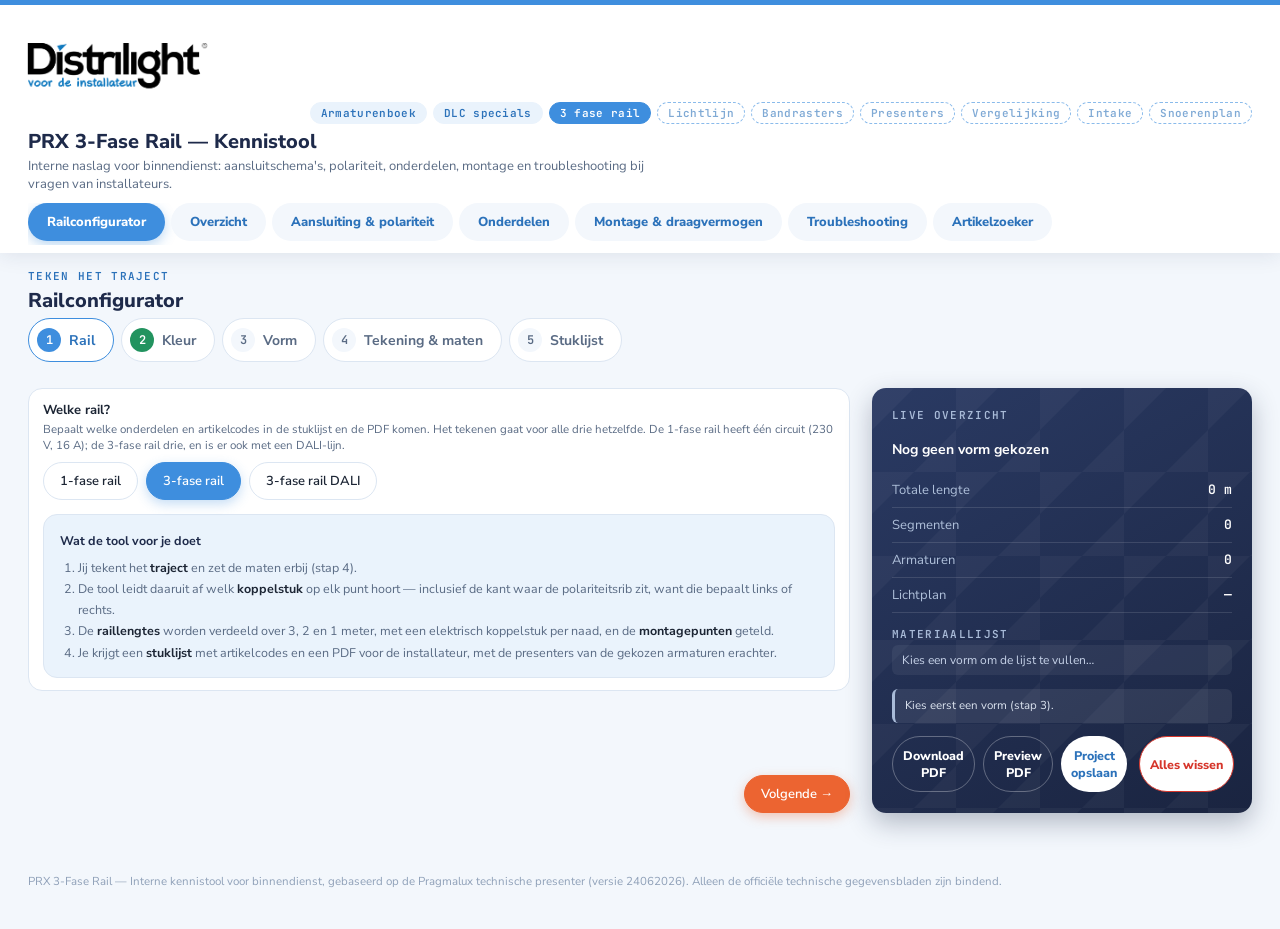
<file: index.html>
<!DOCTYPE html>
<html lang="nl">
<head>
<meta charset="UTF-8">
<!--__BASE_HREF__--><!-- wordt bij "Project opslaan" een <base href> naar de installatiemap; blijft hier inert. -->
<title>PRX 3-Fase Rail — Kennistool</title>
<meta name="viewport" content="width=device-width, initial-scale=1.0">
<!-- Schermlettertypes uit de repo en niet bij Google vandaan: deze tools worden vanaf
     schijf geopend en rondgestuurd, en mogen niet op een verbinding wachten. Zie de kop
     van fonts/schermfonts.css. -->
<link rel="stylesheet" href="fonts/schermfonts.css">
<link rel="stylesheet" href="suite-stijl.css">
<style>
  /* Palet, tabbladenrij en focusring staan in suite-stijl.css. */
  *{box-sizing:border-box;}
  html,body{margin:0;padding:0;}
  body{
    background:var(--paper);
    color:var(--ink);
    font-family:'Nunito Sans',sans-serif;
    -webkit-font-smoothing:antialiased;
  }
  .mono{font-family:'JetBrains Mono',monospace;}
  h1,h2,h3,.disp{font-family:'Nunito Sans',sans-serif; font-weight:800; letter-spacing:0;}

  /* ---------- HEADER ---------- */
  header{
    background:var(--white);
    color:var(--ink);
    padding:12px 28px 8px;
    position:sticky; top:0; z-index:50;
    border-top:5px solid var(--blue);
    box-shadow:0 2px 20px rgba(30,42,74,.10);
  }
  .brandrow{display:flex; align-items:baseline; justify-content:space-between; flex-wrap:wrap; gap:8px;}
  .brand{display:flex; align-items:baseline; gap:12px;}
  .brand{flex-direction:column; gap:0 !important; align-items:flex-start !important;}
  .brand .logo{height:100px; width:auto; display:block; transform:translateX(-7.65%);}
  .title-row{display:flex; align-items:center; gap:14px; margin-top:4px; flex-wrap:wrap;}
  h1{font-size:20px; margin:0; font-weight:800; color:var(--navy-900);}
  .tagline{color:var(--slate); font-size:13px; margin-top:2px; max-width:640px; line-height:1.4;}

  nav{
    display:flex; gap:6px; margin-top:10px; overflow-x:auto; padding-bottom:4px;
  }
  nav button{
    background:var(--paper); border:1.5px solid transparent; color:var(--blue-dark);
    font-family:'Nunito Sans',sans-serif; font-weight:800; font-size:13px;
    padding:9px 18px; cursor:pointer; white-space:nowrap;
    border-radius:999px; transition:.15s;
  }
  nav button:hover{background:var(--blue-light);}
  nav button.active{color:#fff; background:var(--blue); box-shadow:0 4px 12px rgba(62,142,222,.35);}

  main{max-width:1400px; margin:0 auto; padding:16px 28px 60px;}
  section{display:none; animation:fade .25s ease;}
  section.active{display:block;}
  @keyframes fade{from{opacity:0; transform:translateY(4px);} to{opacity:1; transform:translateY(0);}}

  .lede{font-size:14px; color:var(--slate); max-width:760px; line-height:1.5; margin-bottom:12px;}
  h2.section-title{font-size:20px; margin:0 0 4px; color:var(--navy-900);}
  .eyebrow{font-family:'JetBrains Mono',monospace; font-size:11px; letter-spacing:.12em; text-transform:uppercase; color:var(--blue-dark); margin-bottom:4px; display:block; font-weight:600;}

  .card{
    background:var(--white); border:1px solid var(--border); border-radius:var(--radius);
    padding:20px;
  }
  .grid{display:grid; gap:16px;}
  .grid-2{grid-template-columns:1fr 1fr;}
  .grid-3{grid-template-columns:repeat(3,1fr);}
  .grid-4{grid-template-columns:repeat(4,1fr);}
  @media(max-width:900px){.grid-2,.grid-3,.grid-4{grid-template-columns:1fr;}}

  /* ---------- OVERZICHT ---------- */
  .hero-flex{display:flex; gap:28px; align-items:stretch; margin-bottom:30px; flex-wrap:wrap;}
  .hero-card{flex:1.3; min-width:320px;}
  .hero-spec{flex:1; min-width:260px;}
  .spec-list{list-style:none; margin:0; padding:0; display:flex; flex-direction:column; gap:0;}
  .spec-list li{display:flex; justify-content:space-between; padding:11px 0; border-bottom:1px solid var(--border); font-size:13.5px;}
  .spec-list li:last-child{border-bottom:none;}
  .spec-list .k{color:var(--slate);}
  .spec-list .v{font-family:'JetBrains Mono',monospace; font-weight:600; color:var(--navy-900);}

  .colorpills{display:flex; gap:8px; margin-top:14px;}
  .pill{display:flex; align-items:center; gap:6px; font-size:12px; color:var(--slate); font-weight:600;}
  .dot{width:13px; height:13px; border-radius:50%; border:1.5px solid #C7CDD6; display:inline-block;}
  .dot.wit{background:#fff;}
  .dot.zwart{background:#1a1a1a;}
  .dot.grijs{background:#9CA3AF;}

  .length-table{width:100%; border-collapse:collapse; margin-top:14px; font-size:13px;}
  .length-table th{text-align:left; color:var(--slate); font-weight:600; padding:8px 6px; border-bottom:1px solid var(--border); font-size:11px; text-transform:uppercase; letter-spacing:.05em;}
  .length-table td{padding:8px 6px; border-bottom:1px solid var(--border); font-family:'JetBrains Mono',monospace;}

  .flow-note{
    display:flex; gap:10px; align-items:flex-start; background:var(--navy-900); color:#DCE4F0;
    border-radius:var(--radius); padding:16px 18px; margin-top:22px; font-size:13.5px; line-height:1.6;
  }
  .flow-note b{color:#fff;}

  /* ---------- AANSLUITING ---------- */
  .wiring-tabs{display:flex; gap:10px; margin-bottom:18px;}
  .wtab{
    flex:1; text-align:left; background:var(--white); border:1px solid var(--border); border-radius:var(--radius);
    padding:14px 16px; cursor:pointer; transition:.15s;
  }
  .wtab.active{border-color:var(--navy-900); box-shadow:0 0 0 1px var(--navy-900);}
  .wtab .letter{
    display:inline-flex; align-items:center; justify-content:center; width:24px; height:24px; border-radius:50%;
    background:var(--navy-900); color:#fff; font-family:'JetBrains Mono',monospace; font-weight:700; font-size:12px; margin-bottom:8px;
  }
  .wtab h4{margin:0 0 3px; font-size:14px;}
  .wtab p{margin:0; font-size:12px; color:var(--slate);}
  .voeding-uitleg h4{margin:0 0 8px;}
  .voeding-uitleg p{font-size:13.5px; color:var(--ink); line-height:1.6; margin:0 0 10px;}
  .voeding-uitleg ul{margin:0; padding-left:18px; font-size:13.5px; color:var(--slate); line-height:1.6;}
  .voeding-uitleg li{margin:0 0 4px;}
  .wiring-detail{display:none;}
  .wiring-detail.active{display:grid; grid-template-columns:1.1fr .9fr; gap:24px;}
  @media(max-width:900px){.wiring-detail.active{grid-template-columns:1fr;}}
  .wiring-detail svg{width:100%; height:auto; background:var(--white); border-radius:var(--radius); border:1px solid var(--border);}

  .polarity-wrap{display:grid; grid-template-columns:1fr 1fr; gap:26px; margin-top:8px;}
  @media(max-width:900px){.polarity-wrap{grid-template-columns:1fr;}}

  .pin-legend{display:flex; flex-direction:column; gap:10px; margin-top:14px;}
  .pin-row{display:flex; align-items:center; gap:10px; font-size:13px;}
  .pin-chip{width:30px; height:22px; border-radius:4px; display:flex; align-items:center; justify-content:center; font-family:'JetBrains Mono',monospace; font-weight:700; font-size:11px; color:#fff;}

  /* ---------- ONDERDELEN ---------- */
  .part-search{
    display:flex; gap:10px; margin-bottom:18px; flex-wrap:wrap;
  }
  .part-search input, .part-search select{
    font-family:'Nunito Sans',sans-serif; font-size:13.5px; padding:10px 12px; border:1px solid var(--border); border-radius:8px; background:#fff;
  }
  .part-search input{flex:1; min-width:200px;}
  .part-card{
    background:#fff; border:1px solid var(--border); border-radius:var(--radius); padding:16px; display:flex; flex-direction:column; gap:8px; cursor:pointer;
  }
  .part-card:hover{border-color:var(--navy-700);}
  .part-icon{height:70px; display:flex; align-items:center; justify-content:center;}
  .part-icon svg{max-height:60px;}
  .part-card h4{margin:0; font-size:13.5px;}
  .part-card p{margin:0; font-size:12px; color:var(--slate); line-height:1.5;}
  .part-tags{display:flex; gap:6px; flex-wrap:wrap; margin-top:2px;}
  .tag{font-size:10.5px; padding:2px 7px; border-radius:5px; background:var(--paper); color:var(--slate); font-weight:600;}

  /* modal */
  .modal-bg{position:fixed; inset:0; background:rgba(11,24,48,.55); display:none; align-items:center; justify-content:center; z-index:100; padding:20px;}
  .modal-bg.active{display:flex;}
  .modal{background:#fff; border-radius:14px; max-width:640px; width:100%; max-height:85vh; overflow:auto; padding:26px;}
  .modal h3{margin:2px 0 4px;}
  .modal .close{float:right; cursor:pointer; font-size:20px; color:var(--slate); background:none; border:none;}
  .art-table{width:100%; border-collapse:collapse; margin-top:14px; font-size:12.5px;}
  .art-table th{text-align:left; color:var(--slate); padding:7px 6px; border-bottom:1px solid var(--border); font-size:10.5px; text-transform:uppercase;}
  .art-table td{padding:7px 6px; border-bottom:1px solid var(--border);}
  .art-table td.code{font-family:'JetBrains Mono',monospace; font-weight:600;}

  /* ---------- MONTAGE ---------- */
  .load-bar-wrap{margin-top:10px;}
  .load-row{display:flex; align-items:center; gap:10px; margin-bottom:8px;}
  .load-label{width:120px; font-size:12px; color:var(--slate); font-family:'JetBrains Mono',monospace;}
  .load-track{flex:1; background:var(--paper); border-radius:6px; height:22px; position:relative; overflow:hidden;}
  .load-fill{height:100%; background:linear-gradient(90deg,var(--navy-700),var(--navy-900)); display:flex; align-items:center; justify-content:flex-end; padding-right:8px; color:#fff; font-size:11px; font-weight:700; font-family:'JetBrains Mono',monospace;}

  .drill-svg{width:100%; border:1px solid var(--border); border-radius:var(--radius); background:#fff;}

  /* ---------- TROUBLESHOOTING ---------- */
  .ts-item{border:1px solid var(--border); border-radius:var(--radius); background:#fff; margin-bottom:12px; overflow:hidden;}
  .ts-head{
    display:flex; align-items:center; gap:12px; padding:15px 18px; cursor:pointer; justify-content:space-between;
  }
  .ts-head-left{display:flex; align-items:center; gap:12px;}
  .ts-sev{width:8px; height:8px; border-radius:50%; flex:none;}
  .ts-sev.high{background:var(--red);}
  .ts-sev.med{background:var(--amber);}
  .ts-sev.low{background:var(--green);}
  .ts-head h4{margin:0; font-size:14px;}
  .ts-chevron{transition:.2s; color:var(--slate-light); font-size:14px;}
  .ts-item.open .ts-chevron{transform:rotate(180deg);}
  .ts-body{max-height:0; overflow:hidden; transition:max-height .25s ease; padding:0 18px;}
  .ts-item.open .ts-body{max-height:600px; padding:0 18px 18px;}
  .ts-body-inner{border-top:1px solid var(--border); padding-top:14px; font-size:13.5px; line-height:1.65; color:var(--ink);}
  .ts-body-inner b{color:var(--navy-900);}
  .ts-fix{
    background:var(--green-light); border-left:3px solid var(--green); padding:10px 12px; border-radius:6px; margin-top:10px; font-size:13px;
  }
  .ts-warn{
    background:var(--red-light); border-left:3px solid var(--red); padding:10px 12px; border-radius:6px; margin-top:10px; font-size:13px;
  }
  .ts-articles{display:flex; gap:6px; flex-wrap:wrap; margin-top:10px;}
  .art-chip{font-family:'JetBrains Mono',monospace; font-size:11px; background:var(--navy-900); color:#fff; padding:3px 8px; border-radius:5px;}

  footer{max-width:1400px; margin:0 auto; padding:0 28px 40px; color:var(--slate-light); font-size:11.5px;}

  /* ---------- CONFIGURATOR ---------- */
  .cfg-layout{display:grid; grid-template-columns:1fr 380px; gap:22px; align-items:start;}
  @media(max-width:980px){.cfg-layout{grid-template-columns:1fr;}}
  .cfg-panel{display:flex; flex-direction:column; gap:10px; align-self:stretch;}
  .cfg-block{background:#fff; border:1px solid var(--border); border-radius:var(--radius); padding:12px 14px;}
  .cfg-block h4{margin:0 0 2px; font-size:13px;}
  .c2-uitleg{
    margin-top:14px; padding:14px 16px; border-radius:var(--radius);
    background:var(--blue-light); border:1px solid var(--border);
  }
  .c2-uitleg b{font-size:12.5px; color:var(--navy-900);}
  .c2-uitleg ol{margin:6px 0 0; padding-left:18px; font-size:12.5px; line-height:1.7; color:var(--slate);}
  .c2-uitleg li b{font-size:inherit; color:var(--ink);}
  .cfg-block .hint{font-size:11.5px; line-height:1.4; color:var(--slate); margin:0 0 8px;}
  .cfg-step-num{
    display:inline-flex; align-items:center; justify-content:center; width:20px; height:20px; border-radius:50%;
    background:var(--navy-900); color:#fff; font-family:'JetBrains Mono',monospace; font-size:10.5px; font-weight:700; margin-right:8px;
  }
  .choice-row{display:flex; gap:8px; flex-wrap:wrap;}
  .choice-btn{
    border:1.5px solid var(--border); background:#fff; border-radius:999px; padding:9px 16px; cursor:pointer;
    font-family:'Nunito Sans',sans-serif; font-size:13px; font-weight:600; color:var(--ink); display:flex; align-items:center; gap:8px; transition:.12s;
  }
  .choice-btn:hover{border-color:var(--navy-700);}
  .choice-btn.sel{border-color:var(--blue); background:var(--blue); color:#fff; box-shadow:0 4px 12px rgba(62,142,222,.30);}
  .choice-btn .dot{width:12px; height:12px;}
  .choice-btn.sel .dot{border-color:#fff;}

  .add-grid{display:grid; grid-template-columns:repeat(3,1fr); gap:8px;}
  @media(max-width:600px){.add-grid{grid-template-columns:repeat(2,1fr);}}
  .add-btn{
    border:1.5px dashed var(--border); background:var(--paper); border-radius:8px; padding:10px 8px; cursor:pointer;
    display:flex; flex-direction:column; align-items:center; gap:4px; font-size:11.5px; font-weight:600; color:var(--navy-800); transition:.12s; text-align:center;
  }
  .add-btn:hover{border-color:var(--navy-900); background:#fff;}
  .add-btn svg{width:34px; height:24px;}

  .stepper-row{display:flex; align-items:center; gap:12px;}
  .stepper-btn{
    width:32px; height:32px; border-radius:8px; border:1.5px solid var(--border); background:#fff; font-size:16px; cursor:pointer; font-weight:700; color:var(--navy-900);
  }
  .stepper-val{font-family:'JetBrains Mono',monospace; font-size:16px; font-weight:700; min-width:34px; text-align:center;}

  .track-strip{
    display:flex; align-items:center; gap:0; overflow-x:auto; padding:16px 4px; min-height:74px; background:var(--paper); border-radius:8px; border:1px solid var(--border);
  }
  .track-strip:empty::after{content:'Nog geen onderdelen — begin met een aansluitstuk hierboven.'; color:var(--slate-light); font-size:12.5px; padding:0 12px;}
  .track-chip{
    position:relative; flex:none; display:flex; flex-direction:column; align-items:center; gap:2px;
    background:#fff; border:1px solid var(--border); border-radius:7px; padding:6px 10px 5px; margin-right:6px; min-width:54px;
  }
  .track-chip svg{width:32px; height:20px;}
  .track-chip .lbl{font-size:9px; color:var(--slate); font-weight:700; text-transform:uppercase; letter-spacing:.02em;}
  .track-chip .rm{
    position:absolute; top:-7px; right:-7px; width:16px; height:16px; border-radius:50%; background:var(--red); color:#fff;
    font-size:11px; line-height:16px; text-align:center; cursor:pointer; border:2px solid #fff;
  }

  /* Navy en geen blauw: dit paneel draagt de conclusie van de tool (aantallen,
     herkende typen, waarschuwingen) in kleine letters, en op het blauw haalde die
     tekst 1,9 tot 2,6:1 contrast waar 4,5:1 de norm is - zelfs zuiver wit kwam daar
     niet verder dan 4,7:1. Op dit navy haalt wit 11:1 en de grijsblauwe labels 6:1.
     Het blauw blijft waar het zijn werk doet: op de knoppen en de actieve tab. */
  .cfg-summary{
    position:sticky; top:150px; color:#fff; border-radius:var(--radius); padding:20px; display:flex; flex-direction:column; gap:14px;
    background:linear-gradient(150deg, #2A3A63 0%, #1A2440 100%);
    background-image:url("data:image/svg+xml,%3Csvg xmlns='http://www.w3.org/2000/svg' width='84' height='84'%3E%3Cpath d='M0 0 L42 0 L0 42 Z' fill='%23ffffff' fill-opacity='0.035'/%3E%3Cpath d='M84 84 L42 84 L84 42 Z' fill='%23ffffff' fill-opacity='0.035'/%3E%3C/svg%3E"), linear-gradient(150deg, #2A3A63 0%, #1A2440 100%);
    box-shadow:0 10px 26px rgba(30,42,74,.30);
  }
  .cfg-summary h4{margin:0; font-size:14px; color:#fff;}
  .cfg-summary .eyebrow{color:#A9BBD8;}
  .cfg-metric-row{display:flex; justify-content:space-between; font-size:13px; padding:8px 0; border-bottom:1px solid rgba(255,255,255,.12);}
  .cfg-metric-row .k{color:#AFC0DA;}
  .cfg-metric-row .v{font-family:'JetBrains Mono',monospace; font-weight:700;}
  .cfg-art-list{display:flex; flex-direction:column; gap:6px; max-height:260px; overflow-y:auto;}
  .cfg-art-row{display:flex; justify-content:space-between; font-size:12px; background:rgba(255,255,255,.06); border-radius:6px; padding:7px 10px;}
  .cfg-art-row .code{font-family:'JetBrains Mono',monospace; color:#fff; font-weight:700;}
  .cfg-art-row .name{color:#C6D2E8; margin-right:8px;}
  .cfg-art-row .qty{color:#A9BBD8; font-family:'JetBrains Mono',monospace;}
  .cfg-warns{display:flex; flex-direction:column; gap:8px;}
  .cfg-warn{background:rgba(214,54,43,.18); border-left:3px solid var(--red); padding:8px 10px; border-radius:6px; font-size:11.5px; line-height:1.5; color:#FFE3E0;}
  .cfg-tip{background:rgba(255,255,255,.08); border-left:3px solid #A9BBD8; padding:8px 10px; border-radius:6px; font-size:11.5px; line-height:1.5; color:#DCE4F0;}
  /* Onder 980px zakt het overzichtspaneel onder het formulier, en daarmee ook de
     knoppen: op een laptop scroll je dan langs het hele formulier voor je iets kunt
     downloaden. Deze balk blijft dan onderin staan. Boven 980px bestaat hij niet. */
  .cfg-balk{display:none;}
  @media(max-width:980px){
    .cfg-balk{
      display:flex; gap:8px; position:fixed; left:0; right:0; bottom:0; z-index:110;
      padding:10px 16px calc(10px + env(safe-area-inset-bottom, 0px));
      background:rgba(255,255,255,.94); backdrop-filter:blur(6px);
      border-top:1px solid var(--border); box-shadow:0 -4px 14px rgba(30,42,74,.07);
    }
    .cfg-balk button{
      flex:1; border:1.5px solid var(--border); background:#fff; color:var(--blue-dark);
      border-radius:999px; padding:10px 8px; font-family:'Nunito Sans',sans-serif;
      font-weight:800; font-size:12.5px; cursor:pointer; white-space:nowrap;
    }
    .cfg-balk button:hover{border-color:var(--blue);}
    .cfg-balk button:disabled{opacity:.6; cursor:default;}
    .cfg-balk button.hoofd{background:var(--orange); border-color:var(--orange); color:#fff;}
    body{padding-bottom:72px;}   /* de balk mag de laatste regel niet afdekken */
  }
  .cfg-actions{display:flex; gap:8px;}
  .cfg-actions .knop-gevaar{flex:0 0 auto; margin-left:4px;}
  .cfg-actions button{
    flex:1; background:#fff; color:var(--blue-dark); border:none; border-radius:999px; padding:10px; font-weight:800; font-size:12.5px; cursor:pointer; font-family:'Nunito Sans',sans-serif;
  }
  .cfg-actions #c2Pdf{background:var(--orange); color:#fff; box-shadow:0 4px 12px rgba(236,100,49,.35);}
  .cfg-actions #c2Pdf:hover{background:var(--orange-dark);}
  .cfg-actions #c2Pdf.ghost{background:transparent; box-shadow:none; cursor:not-allowed;}
  .cfg-actions #c2Pdf.ghost:hover{background:transparent;}
  #c2Next{background:var(--orange) !important; border-color:var(--orange) !important; box-shadow:0 4px 12px rgba(236,100,49,.35);}
  #c2Next:hover{background:var(--orange-dark) !important; border-color:var(--orange-dark) !important;}
  .cfg-actions button.ghost{background:transparent; color:#fff; border:1.5px solid rgba(255,255,255,.3);}
  .cfg-actions button:hover{opacity:.9;}

  /* shape picker */
  .shape-grid{display:grid; grid-template-columns:repeat(3,1fr); gap:8px;}
  @media(max-width:600px){.shape-grid{grid-template-columns:repeat(2,1fr);}}
  .shape-card{
    border:1.5px solid var(--border); background:#fff; border-radius:12px; padding:10px 6px 8px; cursor:pointer;
    display:flex; flex-direction:column; align-items:center; gap:4px; transition:.12s;
  }
  .shape-card:hover{border-color:var(--navy-700);}
  .shape-card.sel{border-color:var(--navy-900); box-shadow:0 0 0 1px var(--navy-900); background:var(--paper);}
  .shape-card svg{width:44px; height:38px;}
  .shape-card span{font-size:11px; font-weight:600; color:var(--ink);}

  .grid-dims-row{display:flex; gap:18px; margin-bottom:14px; flex-wrap:wrap;}
  .grid-dims-col{display:flex; align-items:center; gap:8px; font-size:12.5px; color:var(--slate); font-weight:600;}

  .cfg-diagram-wrap{margin-bottom:12px;}
  #cfgDiagramSvg .seg-line{stroke:#B7C0CE; stroke-width:14; stroke-linecap:round; cursor:default;}
  #cfgDiagramSvg .seg-line.pickable{cursor:pointer;}
  #cfgDiagramSvg .seg-line.pickable:hover{stroke:#9FB0CE;}
  #cfgDiagramSvg .seg-hit{stroke:transparent; stroke-width:26; fill:none;}
  #cfgDiagramSvg .node-end{fill:#fff; stroke:#1E2A4A; stroke-width:2.5; cursor:default;}
  #cfgDiagramSvg .node-end.pickable{cursor:pointer;}
  #cfgDiagramSvg .node-end.pickable:hover{stroke:var(--red);}
  #cfgDiagramSvg .node-corner{fill:#1E2A4A; cursor:pointer;}
  #cfgDiagramSvg .node-t{fill:#1E2A4A; cursor:pointer;}
  #cfgDiagramSvg .node-cross{fill:#1E2A4A;}
  #cfgDiagramSvg .node-power{fill:var(--red); stroke:#fff; stroke-width:2;}
  #cfgDiagramSvg .seg-len-label{font-family:'JetBrains Mono',monospace; font-size:11px; fill:var(--slate);}
  #cfgDiagramSvg .node-tag{font-family:'Nunito Sans',sans-serif; font-size:9px; font-weight:700; fill:#fff;}
  #cfgPickPowerBtn.active{background:var(--red); color:#fff; border-color:var(--red);}

  .dims-list{display:flex; flex-direction:column; gap:8px;}
  .dims-row{display:flex; align-items:center; justify-content:space-between; gap:10px; background:var(--paper); border-radius:7px; padding:8px 10px;}
  .dims-row label{font-size:12.5px; color:var(--ink); font-weight:600;}
  .dims-row .dims-input{display:flex; align-items:center; gap:6px;}
  .dims-row input[type=number]{
    width:64px; padding:6px 8px; border:1.5px solid var(--border); border-radius:6px; font-family:'JetBrains Mono',monospace; font-size:13px; text-align:right;
  }
  .dims-row .unit{font-size:11.5px; color:var(--slate);}

  /* ---------- CONFIGURATOR V2 ---------- */
  .c2-steps{display:flex; gap:7px; margin-bottom:6px; flex-wrap:wrap;}
  .c2-steps button{
    display:flex; align-items:center; gap:8px; border:1.5px solid var(--border); background:#fff;
    border-radius:999px; padding:9px 18px 9px 8px; font-family:'Nunito Sans',sans-serif; font-size:14px;
    font-weight:700; color:var(--slate); cursor:pointer; transition:.12s;
  }
  .c2-steps button .c2-stepnum{
    width:24px; height:24px; border-radius:50%; background:var(--paper); color:var(--slate);
    display:inline-flex; align-items:center; justify-content:center; font-family:'JetBrains Mono',monospace; font-size:12px; font-weight:700;
  }
  .c2-steps button.done .c2-stepnum{background:var(--green); color:#fff;}
  .c2-steps button.active{border-color:var(--blue); color:var(--blue-dark);}
  .c2-steps button.active .c2-stepnum{background:var(--blue); color:#fff;}
  .c2-stepmsg{min-height:16px; font-size:12px; color:var(--red); font-weight:600; margin-bottom:4px;}
  .c2-pane{display:none;}
  .c2-pane.active{display:block;}
  .c2-navrow{display:flex; justify-content:space-between; margin-top:auto; padding-top:2px;}

  .c2-toolbar{display:flex; gap:8px; margin-bottom:8px; flex-wrap:wrap; align-items:center;}
  .c2-toolbar button{
    border:1.5px solid var(--border); background:#fff; border-radius:999px; padding:8px 14px;
    font-family:'Nunito Sans',sans-serif; font-size:12.5px; font-weight:600; color:var(--ink); cursor:pointer;
  }
  .c2-toolbar button:disabled{opacity:.4; cursor:default;}
  .c2-pickbtn{
    border:1.5px solid var(--border); background:#fff; border-radius:999px; padding:8px 14px;
    font-family:'Nunito Sans',sans-serif; font-size:12.5px; font-weight:600; color:var(--ink); cursor:pointer;
  }
  .c2-pickbtn.active{background:var(--red); color:#fff; border-color:var(--red);}

  .c2-canvaswrap{position:relative;}
  #c2Svg{width:100%; background:#F6FAFE; border:1px solid var(--border); border-radius:12px; display:block;}
  #c2Svg .c2-seg{stroke:#B7C0CE; stroke-width:15; stroke-linecap:round;}
  #c2Svg .c2-seg.c2-pickable{cursor:pointer;}
  #c2Svg .c2-seg.c2-pickable:hover{stroke:#93A5C4;}
  #c2Svg .c2-red{stroke:var(--red); stroke-width:2.6; stroke-linecap:round; fill:none;}
  #c2Svg .c2-conf{stroke:var(--red); stroke-width:15; stroke-linecap:round; stroke-dasharray:7 8; opacity:.55;}
  #c2Svg .c2-lenlab{cursor:pointer;}
  #c2Svg .c2-lenlab rect{fill:#fff; stroke:var(--border); rx:5;}
  #c2Svg .c2-lenlab:hover rect{stroke:var(--blue);}
  #c2Svg .c2-lenlab text{font-family:'JetBrains Mono',monospace; font-size:12px; fill:var(--blue-dark); font-weight:600;}
  #c2Svg .c2-plus circle{fill:#fff; stroke:var(--slate-light); stroke-width:1.5; stroke-dasharray:3 2;}
  #c2Svg .c2-plus text{font-size:13px; fill:var(--slate); font-weight:700; font-family:'Nunito Sans',sans-serif;}
  #c2Svg .c2-plus{cursor:pointer;}
  #c2Svg .c2-plus:hover circle{stroke:var(--navy-900);}
  #c2Svg .c2-plus:hover text{fill:var(--navy-900);}
  #c2Svg .c2-del circle{fill:var(--red);}
  #c2Svg .c2-del text{fill:#fff; font-size:11px; font-weight:700; font-family:'Nunito Sans',sans-serif;}
  #c2Svg .c2-del{cursor:pointer;}
  #c2Svg .c2-nodeend{fill:#fff; stroke:#1E2A4A; stroke-width:2.5;}
  #c2Svg .c2-nodeend.c2-pickable{cursor:pointer;}
  #c2Svg .c2-nodeend.c2-pickable:hover{stroke:var(--red); stroke-width:3.5;}
  #c2Svg .c2-nodedark{fill:#1E2A4A;}
  #c2Svg .c2-cornerbtn{cursor:pointer;}
  #c2Svg .c2-cornerbtn:hover{fill:var(--blue);}
  #c2Svg .c2-cornercustom{fill:var(--amber);}
  #c2Svg .c2-cornercustom:hover{fill:var(--amber);}
  #c2Svg .c2-feed{fill:var(--red); stroke:#fff; stroke-width:2; cursor:pointer;}
  /* Voeding op een koppelstuk: een ring, zodat de knop eronder bereikbaar blijft. */
  #c2Svg .c2-feed.c2-feedring{fill:none; stroke:var(--red); stroke-width:4;}
  #c2Svg .c2-feed.c2-feedring:hover{stroke-width:5.5;}
  /* De T/+ letter mag geen klikken opvangen, anders is het vlak eronder niet
     aan te wijzen als aansluitpunt. */
  #c2Svg .c2-nodeletter{pointer-events:none;}
  #c2Svg .c2-nodedark.c2-pickable{cursor:pointer;}
  #c2Svg .c2-nodedark.c2-pickable:hover{stroke:var(--red); stroke-width:3;}
  #c2Svg .c2-tag{font-family:'Nunito Sans',sans-serif; font-size:10px; font-weight:700; fill:#3D4C63;}
  #c2Svg .c2-tag.red{fill:var(--red);}
  #c2Svg .c2-art{font-family:'JetBrains Mono',monospace; font-size:9px; fill:var(--slate-light); font-weight:600;}
  #c2Svg .c2hl .c2-seg{stroke:#8FB0E8;}
  #c2Svg g.c2hl circle, #c2Svg g.c2hl rect.c2-nodedark{filter:drop-shadow(0 0 4px #4A7BD0);}
  #c2Svg .c2-empty{font-family:'Nunito Sans',sans-serif; font-size:14px; fill:var(--slate-light);}

  .c2-float{
    position:fixed; z-index:200; background:#fff; border:1.5px solid var(--navy-900); border-radius:8px;
    padding:6px 8px; display:flex; align-items:center; gap:6px; box-shadow:0 6px 22px rgba(11,24,48,.22);
  }
  .c2-float input{width:70px; border:none; outline:none; font-family:'JetBrains Mono',monospace; font-size:14px; text-align:right;}
  .c2-float span{font-size:11.5px; color:var(--slate);}
  .c2-prodkop{font-size:11px; font-weight:800; letter-spacing:.06em; text-transform:uppercase; color:var(--navy-900); margin:10px 0 4px;}
  .c2-prodkop:first-child{margin-top:0;}
  .c2-pop{flex-direction:column; align-items:stretch; gap:4px; padding:6px 8px;}
  .c2-poprij{display:flex; align-items:center; gap:4px;}
  .c2-poprij span{flex:1 1 auto; font-size:11.5px; font-weight:600; color:var(--slate); margin-right:6px; white-space:nowrap;}
  .c2-pop button{
    width:34px; height:34px; border:1.5px solid var(--border); background:#fff; border-radius:7px;
    font-size:15px; cursor:pointer; color:var(--navy-900); font-weight:700;
  }
  .c2-pop button:hover{border-color:var(--navy-900); background:var(--paper);}

  .c2-check{display:flex; align-items:center; gap:8px; font-size:13px; color:var(--ink); font-weight:600; margin-bottom:12px; cursor:pointer;}
  /* Het blok van de introductiepagina: hetzelfde als in het armaturenboek (de opmaak staat
     in briefing.js), hier binnen het paneel met een eigen rand. */
  .c2-briefblok{border:1.5px solid var(--border); border-radius:8px; padding:10px 12px; margin:0 0 16px;}
  .c2-adapterrow{display:flex; align-items:center; gap:10px; font-size:13px; color:var(--ink); font-weight:600; margin-bottom:14px;}
  .c2-raildetail{display:flex; flex-direction:column; gap:7px;}
  .c2-railrow{background:var(--paper); border-radius:7px; padding:9px 12px; font-size:12.5px; line-height:1.55;}
  .c2-railrow b{font-family:'JetBrains Mono',monospace;}
  .c2-railrow .saw{color:var(--amber); font-weight:600;}
  .cfg-art-row{cursor:default;}
  .cfg-art-row.hoverable:hover{background:rgba(255,255,255,.14);}
  .c2-verify{color:var(--amber);}


  #c2Svg{touch-action:none;}
  #c2Svg .c2-mnt{fill:#98A6BC;}
  #c2Svg .c2-drag{cursor:grab;}
  .c2-select, .c2-textinp{
    border:1.5px solid var(--border); border-radius:8px; padding:7px 10px;
    font-family:'Nunito Sans',sans-serif; font-size:12.5px; color:var(--ink); background:#fff;
  }
  .c2-textinp{min-width:220px;}
  .c2-prodlist{display:flex; flex-direction:column; gap:5px; max-height:300px; overflow-y:auto; padding:6px; margin-bottom:12px; border:1.5px solid var(--border); border-radius:8px;}
  .c2-prodrow{display:flex; align-items:center; gap:8px; padding:4px 2px;}
  .c2-prodrow .nm{flex:1; font-size:12.5px; color:var(--ink); font-weight:600;}
  .c2-prodrow select.c2-select{padding:5px 8px; font-size:12px;}
  .c2-qtyinp{width:48px; border:1.5px solid var(--border); border-radius:8px; padding:6px 4px; font-family:'JetBrains Mono',monospace; font-size:13px; text-align:center; color:var(--ink); background:#fff;}
  .c2-armrow{display:flex; align-items:center; gap:8px; padding:6px 2px; flex-wrap:wrap;}
  .c2-armrow .nm{font-size:12.5px; color:var(--ink); font-weight:600; min-width:78px;}
  .c2-armrow input.c2-textinp{flex:1 1 130px; min-width:100px; padding:5px 8px; font-size:12px;}
  .c2-armrow select.c2-select{padding:5px 8px; font-size:12px;}
  /* voorbeeldvenster voor de PDF */
  .pdfprev-bg{position:fixed; inset:0; background:rgba(11,24,48,.66); display:none; align-items:center; justify-content:center; z-index:120; padding:18px;}
  .pdfprev-bg.active{display:flex;}
  .pdfprev{background:#fff; border-radius:14px; width:min(1100px,100%); height:min(94vh,100%); display:flex; flex-direction:column; overflow:hidden;}
  .pdfprev-bar{display:flex; align-items:center; gap:12px; padding:12px 16px; border-bottom:1px solid var(--border); flex-wrap:wrap;}
  .pdfprev-bar b{font-size:14px; color:var(--navy-900);}
  .pdfprev-bar .hint{margin:0; flex:1 1 auto;}
  .pdfprev iframe{flex:1 1 auto; width:100%; border:0; background:var(--shade,#EDEFF3);}
  @media (max-width:640px){ .pdfprev-bar .hint{display:none;} }

  .c2-armrow input.c2-aanduiding{flex:0 0 96px; min-width:96px;}
  .c2-armrow input.c2-armcode{flex:0 0 72px; min-width:65px;}
  /* groeit mee, maar begint smaller dan de vaste 300 px van vroeger: met de knop
     "+ Accessoire" erbij brak anders op een laptop (1280 px) elke regel af */
  .c2-armrow input.c2-armnaam{flex:1 1 200px;}
  /* het aantal en de knop "+ Accessoire" als één staart, rechts: dan staan het aantal en
     het kruisje van de accessoires eronder, ook als de regel afbreekt. De artikelcode is
     hier smaller dan in het armaturenboek, dus die van de accessoires ook. */
  .c2-armstaart{display:flex; align-items:center; gap:8px; margin-left:auto;}
  #c2ArmList{--acc-code:72px;}
  /* het label, de upload- en stempelknop en de pijltjes: opmaak in armatuur-rij.js */

  #c2Svg .c2-movable{cursor:move;}
  .c2-sheetsrow{display:flex; align-items:center; gap:10px; flex-wrap:wrap; margin-bottom:8px;}
  .c2-montagerij{display:flex; align-items:center; gap:10px; flex-wrap:wrap; font-size:13px; color:var(--ink); font-weight:600; margin-bottom:10px;}
  .c2-montagesub{display:flex; align-items:center; gap:8px; flex-wrap:wrap;}
  .c2-keuzeinfo{display:inline-flex; align-items:center; gap:6px;}
  .c2-ruimterij{display:flex; align-items:center; gap:8px; flex-wrap:wrap; font-size:13px; color:var(--ink); font-weight:600; margin-bottom:10px;}
  .c2-ruimterij input.c2-textinp{flex:0 1 300px; min-width:200px; padding:5px 8px; font-size:12px;}
  .c2-ruimtes{display:flex; gap:6px; flex-wrap:wrap;}
  .c2-ruimte{display:inline-flex; align-items:center; gap:4px; padding:3px 4px 3px 10px; border-radius:20px;
    background:var(--blue-light); color:var(--blue-dark); font-size:12px; font-weight:700;}
  .c2-ruimte button{border:0; background:none; color:inherit; font:inherit; font-size:14px; line-height:1; cursor:pointer; padding:0 4px;}
  .c2-ruimte button:hover{color:#B0362B;}
  .c2-ruimteknop{border:1.5px solid var(--blue); border-radius:8px; padding:5px 10px; background:#fff; color:var(--blue-dark);
    font-family:'Nunito Sans',sans-serif; font-size:12px; font-weight:700; cursor:pointer;}
  .c2-ruimteknop:hover{background:var(--blue-light);}
  .c2-ruimtekeer{font-size:12.5px; font-weight:800; color:var(--blue-dark);}
  .c2-sheets{display:flex; gap:6px; flex-wrap:wrap; align-items:center;}
  .c2-sheettab{
    display:inline-flex; align-items:center; gap:7px;
    border:1.5px solid var(--border); background:#fff; border-radius:999px; padding:6px 12px;
    font-family:'Nunito Sans',sans-serif; font-size:12px; font-weight:700; color:var(--slate); cursor:pointer;
  }
  .c2-sheettab.active{border-color:var(--blue); background:var(--blue-light); color:var(--blue-dark);}
  .c2-sheettab .c2-shdel{color:var(--slate-light); font-weight:700; padding:0 2px;}
  .c2-sheettab .c2-shdel:hover{color:var(--red);}
  .c2-sheetadd{
    border:1.5px dashed var(--border); background:#fff; border-radius:999px; padding:6px 12px;
    font-family:'Nunito Sans',sans-serif; font-size:12px; font-weight:700; color:var(--blue-dark); cursor:pointer;
  }
  .c2-sheetadd:hover{border-color:var(--blue);}

</style>
</head>
<body>

<header>
  <div class="brandrow">
    <div class="brand">
      <img class="logo" src="merk/Distrilight logo donker.png" alt="Distrilight">
    </div>
    <div class="badges">
      <a class="badge" href="armaturenboek.html">Armaturenboek</a>
      <a class="badge" href="dlc.html">DLC specials</a>
      <a class="badge active" href="index.html">3 fase rail</a>
      <a class="badge binnenkort" href="lichtlijn.html" title="Deze tool komt er nog aan">Lichtlijn</a>
      <a class="badge in-ontwikkeling" href="bandrasters.html" title="Deze tool werkt al, maar is nog niet af">Bandrasters</a>
      <a class="badge in-ontwikkeling" href="presenters.html" title="Deze tool werkt al, maar is nog niet af">Presenters</a>
      <a class="badge in-ontwikkeling" href="vergelijking.html" title="Deze tool werkt al, maar is nog niet af">Vergelijking</a>
      <a class="badge binnenkort" href="intake.html" title="Deze tool komt er nog aan">Intake</a>
      <a class="badge binnenkort" href="snoerenplan.html" title="Deze tool komt er nog aan">Snoerenplan</a>
    </div>
  </div>
  <div class="title-row">
    <h1>PRX 3-Fase Rail — Kennistool</h1>
  </div>
  <div class="tagline">Interne naslag voor binnendienst: aansluitschema's, polariteit, onderdelen, montage en troubleshooting bij vragen van installateurs.</div>

  <nav id="tabnav">
    <button class="active" data-tab="configurator">Railconfigurator</button>
    <button data-tab="overzicht">Overzicht</button>
    <button data-tab="aansluiting">Aansluiting &amp; polariteit</button>
    <button data-tab="onderdelen">Onderdelen</button>
    <button data-tab="montage">Montage &amp; draagvermogen</button>
    <button data-tab="troubleshooting">Troubleshooting</button>
    <button data-tab="zoeker">Artikelzoeker</button>
  </nav>
</header>

<main>

<!-- ===================== OVERZICHT ===================== -->
<section id="overzicht">
  <span class="eyebrow">Basis</span>
  <h2 class="section-title">Wat is de PRX 3-fase rail</h2>
  <p class="lede">Een railsysteem waarop meerdere spots op één rail kunnen worden aangesloten, met tot drie onafhankelijke stroomcircuits in dezelfde rail. Daardoor kun je bijvoorbeeld drie groepen spots apart schakelen of dimmen, zonder aparte bedrading. De rail is verkrijgbaar in wit, zwart en grijs en in vier lengtes, en is uit te breiden met bochten, T- en kruiskoppelstukken tot een compleet railplan.</p>

  <div class="hero-flex">
    <div class="hero-card card">
      <span class="eyebrow">Doorsnede</span>
      <div id="crossSectionMini"></div>
      <p style="font-size:12.5px;color:var(--slate);margin-top:10px;">De rail heeft 4 stroombanen (L1, L2, L3, N) plus aarde. Eén kant van het profiel heeft een <b>polariteitsrib</b> — die zorgt dat een adapter of aansluitstuk maar op één manier past, zodat de fasevolgorde altijd klopt.</p>
    </div>
    <div class="hero-spec card">
      <span class="eyebrow">Kerngegevens</span>
      <ul class="spec-list">
        <li><span class="k">Beschermingsgraad</span><span class="v">IP20 (binnen)</span></li>
        <li><span class="k">Spanning</span><span class="v">230V / 400V AC</span></li>
        <li><span class="k">Max. stroom</span><span class="v">16A</span></li>
        <li><span class="k">Stroomgeleiderdoorsnede</span><span class="v">4,0 mm²</span></li>dit
        <li><span class="k">Aantal circuits</span><span class="v">tot 3</span></li>
        <li><span class="k">Doorsnede rail</span><span class="v">31,5 × 32,5 mm</span></li>
      </ul>
      <div class="colorpills">
        <span class="pill"><span class="dot wit"></span>Wit</span>
        <span class="pill"><span class="dot zwart"></span>Zwart</span>
        <span class="pill"><span class="dot grijs"></span>Grijs</span>
      </div>
      <table class="length-table">
        <tr><th>Lengte</th><th>Wit</th><th>Zwart</th><th>Grijs</th></tr>
        <tr><td>1 m</td><td>2000766</td><td>2000759</td><td>2000742</td></tr>
        <tr><td>2 m</td><td>2000797</td><td>2000780</td><td>2000773</td></tr>
        <tr><td>3 m</td><td>2000827</td><td>2000810</td><td>2000803</td></tr>
        <tr><td>4 m</td><td>2012899</td><td>2012882</td><td>2012875</td></tr>
      </table>
    </div>
  </div>

  <div class="grid grid-3">
    <div class="card">
      <span class="eyebrow">Stap 1</span>
      <h4 style="margin:4px 0;">Voeding kiezen</h4>
      <p style="font-size:13px;color:var(--slate);line-height:1.6;">Bepaal of de klant 1-fase of 3-fase voeding heeft, en hoeveel circuits nodig zijn. Zie tab <b>Aansluiting &amp; polariteit</b>.</p>
    </div>
    <div class="card">
      <span class="eyebrow">Stap 2</span>
      <h4 style="margin:4px 0;">Railplan samenstellen</h4>
      <p style="font-size:13px;color:var(--slate);line-height:1.6;">Rail + koppelstukken (bocht, T, kruis) altijd combineren met behoud van polariteit. Zie tab <b>Onderdelen</b>.</p>
    </div>
    <div class="card">
      <span class="eyebrow">Stap 3</span>
      <h4 style="margin:4px 0;">Monteren &amp; belasten</h4>
      <p style="font-size:13px;color:var(--slate);line-height:1.6;">Bevestigingsafstand en max. gewicht per punt controleren. Zie tab <b>Montage &amp; draagvermogen</b>.</p>
    </div>
  </div>

  <div class="flow-note">
    <div>💡</div>
    <div><b>Vuistregel voor de binnendienst:</b> negen van de tien meldingen komen terug op één van drie dingen — verkeerde aansluitconfiguratie (A/B/C), polariteit niet aangehouden bij het koppelen van onderdelen, of een adapter zonder trekontlasting. Check dat eerst in het gesprek met de installateur.</div>
  </div>
</section>

<!-- ===================== AANSLUITING & POLARITEIT ===================== -->
<section id="aansluiting">
  <span class="eyebrow">Aansluitschema</span>
  <h2 class="section-title">Drie manieren om de rail te voeden</h2>
  <p class="lede">De rail kan op drie manieren worden aangesloten, afhankelijk van de beschikbare netvoeding bij de klant. Dit is het eerste dat je met een installateur moet doorlopen — de rest van de installatie hangt hiervan af.</p>

  <div class="wiring-tabs">
    <div class="wtab active" data-w="A"><span class="letter">A</span><h4>1-fase, 3-circuit</h4><p data-voeding-spec="A"></p></div>
    <div class="wtab" data-w="B"><span class="letter">B</span><h4>3-fase, 3-circuit</h4><p data-voeding-spec="B"></p></div>
    <div class="wtab" data-w="C"><span class="letter">C</span><h4>3-fase, 3-phase</h4><p data-voeding-spec="C"></p></div>
  </div>

  <div class="wiring-detail active" data-wd="A">
    <div id="wiringA"></div>
    <div class="card voeding-uitleg" data-voeding="A"></div>
  </div>
  <div class="wiring-detail" data-wd="B">
    <div id="wiringB"></div>
    <div class="card voeding-uitleg" data-voeding="B"></div>
  </div>
  <div class="wiring-detail" data-wd="C">
    <div id="wiringC"></div>
    <div class="card voeding-uitleg" data-voeding="C"></div>
  </div>

  <div style="height:38px;"></div>

  <span class="eyebrow">Polariteit</span>
  <h2 class="section-title">Waarom de polariteitsrib zo belangrijk is</h2>
  <p class="lede">Alle railonderdelen — aansluitstukken, bochten, T- en kruiskoppelstukken — bestaan in een <b>links (L)</b> en <b>rechts (R)</b> uitvoering. Die bepalen hoe L1, L2, L3 en N door de rail lopen. Koppel je een verkeerde combinatie, dan verschuift de fasevolgorde verderop in het traject.</p>

  <div class="polarity-wrap">
    <div class="card">
      <span class="eyebrow">Doorsnede rail — pinout</span>
      <div id="polaritySvg"></div>
      <div class="pin-legend">
        <div class="pin-row"><span class="pin-chip" style="background:#8B4A9C;">L1</span> Fase 1</div>
        <div class="pin-row"><span class="pin-chip" style="background:#2C2C2C;">N</span> Nulgeleider</div>
        <div class="pin-row"><span class="pin-chip" style="background:#C0392B;">L3</span> Fase 3</div>
        <div class="pin-row"><span class="pin-chip" style="background:#2E7D32;">L2</span> Fase 2</div>
      </div>
    </div>
    <div class="card">
      <h4 style="margin-top:0;">Vuistregel bij het koppelen</h4>
      <p style="font-size:13.5px;color:var(--slate);line-height:1.7;">Volg bij het samenstellen van een railplan steeds de <b>rode polariteitslijn</b>: die loopt door alle rechte stukken door en "spiegelt" bij elk L/R-onderdeel. Zolang je bij bochten en koppelstukken de juiste L- of R-variant kiest, blijft de polariteit — en dus de fasevolgorde voor aangesloten armaturen — overal gelijk.</p>
      <div class="ts-fix"><b>Check ter plekke:</b> laat de installateur bij twijfel het aansluitstuk (R of L, gemarkeerd op het onderdeel) vergelijken met het polariteitsschema in deze tool of op het technische blad, vóórdat de rail wordt gemonteerd.</div>
      <div class="ts-warn">Verkeerd gekoppelde polariteit is de meest voorkomende oorzaak van flikkerende of niet-werkende spots ná uitbreiding van een bestaand railplan.</div>
    </div>
  </div>
</section>

<!-- ===================== ONDERDELEN ===================== -->
<section id="onderdelen">
  <span class="eyebrow">Assortiment</span>
  <h2 class="section-title">Onderdelen &amp; hun functie</h2>
  <p class="lede">Klik op een onderdeel voor artikelnummers per kleur en een korte uitleg — handig tijdens een telefoongesprek met een installateur.</p>

  <div class="part-search">
    <input id="partSearchInput" type="text" placeholder="Zoek op onderdeel, bv. 'koppelstuk' of 'trekontlasting'…">
    <select id="partCatFilter">
      <option value="">Alle categorieën</option>
    </select>
  </div>

  <div id="partGrid" class="grid grid-4"></div>
</section>

<!-- ===================== MONTAGE ===================== -->
<section id="montage">
  <span class="eyebrow">Installatie</span>
  <h2 class="section-title">Montagegaten &amp; draagvermogen</h2>
  <p class="lede">De montagegaten zijn identiek voorgeboord voor de PRX en PRX DALI rail — qua bevestiging is er dus geen verschil tussen beide varianten.</p>

  <div class="grid grid-2">
    <div class="card">
      <h4 style="margin-top:0;">Voorgeboorde montagegaten</h4>
      <div id="drillSvg"></div>
      <table class="art-table">
        <tr><th>Raillengte (L)</th><th>a (mm)</th><th>b (mm)</th><th>c (mm)</th><th>d (mm)</th></tr>
        <tr><td>1000 mm</td><td>250</td><td>1000</td><td>—</td><td>—</td></tr>
        <tr><td>2000 mm</td><td>250</td><td>1000</td><td>1000</td><td>1000</td></tr>
        <tr><td>3000 mm</td><td>250</td><td>1000</td><td>1000</td><td>1000</td></tr>
        <tr><td>4000 mm</td><td>250</td><td>1000</td><td>1500</td><td>1000</td></tr>
      </table>
      <p style="font-size:11.5px;color:var(--slate-light);margin-top:8px;">Schroefdiameter maximaal 4 mm. Aanbevolen bevestigingsafstand: <b>1000 mm</b>.</p>
    </div>
    <div class="card">
      <h4 style="margin-top:0;">Draagvermogen per bevestigingspunt</h4>
      <p style="font-size:12.5px;color:var(--slate);">Bij bevestigingsafstand 1000 mm:</p>
      <div class="load-bar-wrap">
        <div class="load-row"><span class="load-label">elk punt</span><div class="load-track"><div class="load-fill" style="width:100%;">max. 5 kg</div></div></div>
      </div>
      <p style="font-size:12.5px;color:var(--slate);margin-top:16px;">Bij bevestigingsafstand 2000 mm (tussenliggende punten elke 100–200 mm):</p>
      <div class="load-bar-wrap">
        <div class="load-row"><span class="load-label">tussenpunten</span><div class="load-track"><div class="load-fill" style="width:20%;">max. 1 kg</div></div></div>
      </div>
      <div class="ts-warn" style="margin-top:14px;">Bij grotere afstand tussen bevestigingspunten daalt het toegestane gewicht per punt fors — van 5 kg naar 1 kg. Reken bij zware armaturen (spots met transfo, projectoren) altijd het totaalgewicht over het hele traject uit.</div>
    </div>
  </div>
</section>

<!-- ===================== TROUBLESHOOTING ===================== -->
<section id="troubleshooting">
  <span class="eyebrow">Storingen oplossen</span>
  <h2 class="section-title">Troubleshooting met installateurs</h2>
  <p class="lede">Klap een melding open voor waarschijnlijke oorzaak, oplossing en de artikelnummers die je erbij nodig hebt.</p>
  <div id="tsList"></div>
</section>

<!-- ===================== ARTIKELZOEKER ===================== -->
<section id="zoeker">
  <span class="eyebrow">Naslag</span>
  <h2 class="section-title">Artikelzoeker</h2>
  <p class="lede">Volledig overzicht van alle artikelnummers uit deze productgroep. Zoek op naam, artikelnummer of kleur.</p>
  <div class="part-search">
    <input id="artSearchInput" type="text" placeholder="Zoek op naam, artikelnummer of kleur…">
    <select id="artCatFilter"><option value="">Alle categorieën</option></select>
  </div>
  <table class="art-table" id="artFullTable">
    <thead><tr><th>Artikelnr.</th><th>Naam</th><th>Categorie</th><th>Kleur</th></tr></thead>
    <tbody id="artFullBody"></tbody>
  </table>
</section>

<!-- ===================== CONFIGURATOR ===================== -->
<!-- active: dit is het tabblad dat bij het openen getoond wordt. De knop in #tabnav
     draagt de klasse ook; die twee horen bij elkaar. -->
<section id="configurator" class="active">
  <span class="eyebrow">Teken het traject</span>
  <h2 class="section-title">Railconfigurator</h2>

  <div class="c2-steps" id="c2Steps">
    <button data-step="1"><span class="c2-stepnum">1</span>Rail</button>
    <button data-step="2"><span class="c2-stepnum">2</span>Kleur</button>
    <!-- Voeding (A/B/C) staat er voorlopig niet tussen: de keuze verandert niets aan de
         producten - het verschil zit in de verdeelkast, en dat regelt de installateur. De
         uitleg staat in de tab "Aansluiting & polariteit". De stap blijft in de code
         (data-step 3) zodat hij terug kan; goStep() slaat hem over. De nummers hieronder
         zijn wat de gebruiker ziet, data-step blijft de interne stap. -->
    <button data-step="3" style="display:none"><span class="c2-stepnum">3</span>Voeding</button>
    <button data-step="4"><span class="c2-stepnum">3</span>Vorm</button>
    <button data-step="5"><span class="c2-stepnum">4</span>Tekening &amp; maten</button>
    <button data-step="6"><span class="c2-stepnum">5</span>Stuklijst</button>
  </div>
  <div class="c2-stepmsg" id="c2StepMsg"></div>

  <div class="cfg-layout">
    <div class="cfg-panel">

      <div class="cfg-block c2-pane" data-pane="1">
        <h4>Welke rail?</h4>
        <p class="hint">Bepaalt welke onderdelen en artikelcodes in de stuklijst en de PDF komen. Het tekenen gaat voor alle drie hetzelfde. De 1-fase rail heeft één circuit (230 V, 16 A); de 3-fase rail drie, en is er ook met een DALI-lijn.</p>
        <div class="choice-row" id="c2RailRow"></div>
        <p class="hint" id="c2RailNoot" style="display:none;margin:8px 0 0;"></p>
        <!-- Stap 1 is één keuze op een verder leeg scherm; deze uitleg vertelt wat er
             daarna gebeurt, zodat het scherm iets zegt tegen wie de tool voor het
             eerst opent. Hij staat alleen in stap 1. -->
        <div class="c2-uitleg">
          <b>Wat de tool voor je doet</b>
          <ol>
            <li>Jij tekent het <b>traject</b> en zet de maten erbij (stap 4).</li>
            <li>De tool leidt daaruit af welk <b>koppelstuk</b> op elk punt hoort — inclusief
                de kant waar de polariteitsrib zit, want die bepaalt links of rechts.</li>
            <li>De <b>raillengtes</b> worden verdeeld over 3, 2 en 1 meter, met een
                elektrisch koppelstuk per naad, en de <b>montagepunten</b> geteld.</li>
            <li>Je krijgt een <b>stuklijst</b> met artikelcodes en een PDF voor de
                installateur, met de presenters van de gekozen armaturen erachter.</li>
          </ol>
        </div>
      </div>

      <div class="cfg-block c2-pane" data-pane="2">
        <!-- alleen bij de 1-fase rail: opbouw of inbouw; de inbouwrail is er alleen in zwart -->
        <div id="c2ProfielBlok" style="display:none;margin-bottom:16px;">
          <h4>Opbouw of inbouw?</h4>
          <p class="hint">De inbouwrail komt in een sleuf in het plafond en is er alleen in zwart; de tool zet de afdekplaten bij de koppelstukken er zelf bij.</p>
          <div class="choice-row" id="c2ProfielRow"></div>
        </div>
        <h4>Kies kleur</h4>
        <p class="hint">Geldt voor alle onderdelen in het traject.</p>
        <div class="choice-row" id="c2ColorRow"></div>
      </div>

      <div class="cfg-block c2-pane" data-pane="3">
        <h4>Kies voedingsconfiguratie</h4>
        <p class="hint">Bepaalt de capaciteitswaarschuwingen. Zie tab "Aansluiting &amp; polariteit" voor uitleg per configuratie.</p>
        <div class="choice-row" id="c2PowerRow"></div>
      </div>

      <div class="cfg-block c2-pane" data-pane="4">
        <h4>Kies een vorm als startpunt</h4>
        <p class="hint">Bovenaanzicht, zoals een plattegrond. Staat er al een tekening, dan wordt de gekozen vorm als <b>extra traject</b> toegevoegd (elk traject krijgt een eigen aansluitpunt). In stap 5 pas je maten aan en verbind je trajecten door uiteinden op elkaar te schuiven.</p>
        <div class="shape-grid" id="c2ShapeGrid"></div>
        <div class="grid-dims-row" id="c2GridRow" style="display:none;margin-top:14px;"></div>
      </div>

      <div class="cfg-block c2-pane" data-pane="5">
        <h4>Tekening &amp; maten</h4>
        <div class="c2-sheetsrow">
          <div class="c2-sheets" id="c2Sheets"></div>
        </div>
        <!-- De rail per tekenvlak: de keuze van stap 1, tenzij dit tekenvlak een eigen keuze
             heeft (3-fase, 3-fase DALI, 1-fase, 1-fase inbouw). Zie railVan(). -->
        <div class="c2-montagerij" id="c2RailVlakRij">
          <span>Rail<span id="c2RailVlak"></span>:</span>
          <select id="c2RailVlakKeuze" class="c2-select">
            <option value="3fase">3-fase rail</option>
            <option value="3fase-dali">3-fase rail DALI</option>
            <option value="1fase">1-fase rail</option>
            <option value="1fase-inbouw">1-fase rail inbouw</option>
          </select>
          <span class="hint" id="c2RailVlakNoot" style="margin:0;"></span>
        </div>
        <!-- De montagewijze hoort bij het tekenvlak dat open staat: elk raildesign kan
             anders hangen. Stond in stap 6 en gold voor alles. -->
        <div class="c2-montagerij">
          <span>Montagewijze<span id="c2MountVlak"></span>:</span>
          <select id="c2Mount" class="c2-select">
            <option value="geen">&mdash; nog geen keuze &mdash;</option>
            <option value="beugel">Plafond Montagebeugel</option>
            <option value="koud">Koude opbouw (zonder montagemateriaal)</option>
            <option value="sys">Systeemplafondbeugel</option>
            <option value="pendel">Pendelset (plafondbus + staalkabel)</option>
          </select>
          <span class="c2-montagesub" id="c2MountSubRow" style="display:none;"></span>
          <span class="hint" style="margin:0;">Montagepunten: <b id="c2MountCount">0</b></span>
        </div>
        <!-- Ruimtes: hetzelfde ontwerp in meer ruimtes (kantoor 1, 2, 3 ...) is één
             tekenvlak; de stuklijst telt het zo vaak, de PDF toont het één keer. -->
        <div class="c2-ruimterij">
          <span>Ruimtes<span id="c2RuimteVlak"></span>:</span>
          <span class="c2-ruimtes" id="c2Ruimtes"></span>
          <input type="text" id="c2RuimteInp" class="c2-textinp" autocomplete="off"
                 placeholder="ruimte toevoegen, bijv. Kantoor 1 of Kantoor 1-12">
          <button type="button" id="c2RuimteAdd" class="c2-ruimteknop">Toevoegen</button>
          <span class="c2-ruimtekeer" id="c2RuimteKeer"></span>
        </div>
        <div class="c2-toolbar">
          <button id="c2Undo" title="Ongedaan maken">↶ Ongedaan</button>
          <button id="c2Redo" title="Herstellen">↷ Herstel</button>
          <button id="c2Reset" title="Wist alleen de tekening op dit tekenvlak; de armaturen en projectgegevens blijven staan">Tekening wissen</button>
          <button id="c2AddFig">＋ Nieuw figuur</button>
          <button id="c2ZoomOut" title="Uitzoomen">−</button>
          <button id="c2ZoomIn" title="Inzoomen">＋</button>
          <button id="c2Center" title="Terug naar volledige weergave">Centreren</button>
          <button id="c2PickBtn" class="c2-pickbtn">⚡ Kies het stroomaansluitpunt</button>
        </div>
        <div class="c2-canvaswrap" id="c2CanvasWrap">
          <svg id="c2Svg" viewBox="0 0 900 440"></svg>
        </div>
      </div>

      <div class="cfg-block c2-pane" data-pane="6">
        <h4>Stuklijst &amp; opties</h4>
        <p class="hint"></p>
        <label class="c2-check"><input type="checkbox" id="c2Use4m"> Gebruik ook 4 meter rail (alleen bij grote bestellingen - logistiek)</label>
        <p class="hint" style="margin:10px 0 6px;">Projectgegevens — deze komen op het voorblad van de PDF.</p>
        <div class="c2-adapterrow">
          <span>Projectnaam:</span>
          <input type="text" id="c2Proj" class="c2-textinp" placeholder="bijv. Winkel Hoofdstraat 12">
          <span>Projectnummer:</span>
          <input type="text" id="c2ProjNr" class="c2-textinp" placeholder="P.12345">
        </div>
        <div class="c2-adapterrow">
          <span>Installateur:</span>
          <input type="text" id="c2Inst" class="c2-textinp" placeholder="naam van de installateur">
          <span>Datum:</span>
          <input type="date" id="c2Datum" class="c2-textinp">
        </div>
        <details class="brief-vouw c2-briefblok" id="c2BriefBlok">
          <summary>Soort opdracht &amp; briefingpagina<span class="stand" id="c2BriefStand"></span></summary>
          <label class="c2-check" style="margin:12px 0 0;"><input type="checkbox" id="c2ToonBriefing" checked> Briefing in de PDF</label>
          <div id="c2BriefVelden"></div>
          <div id="c2ContactVelden" style="margin-top:16px;"></div>
        </details>
        <p class="hint" style="margin:0 0 6px;">Totaal projectboek — voeg het lichtplan toe als PDF, bijvoorbeeld de uitvoer uit DIALux of AutoCAD die je al hebt opgeslagen; meer PDF's mag ook. Ze komen in de PDF direct na de introductie (of na het voorblad), achter het hoofdstukblad “Lichtberekening”, in de volgorde van de lijst, net als in het armaturenboek. Zonder lichtplan verandert er niets.</p>
        <input type="file" id="c2LichtplanBestand" accept="application/pdf,.pdf" multiple hidden>
        <div class="lichtplan-lijst" id="c2LichtplanLijst"></div>
        <div class="lichtplan-keuze" style="margin-bottom:16px;">
          <button type="button" id="c2LichtplanKnop">Lichtplan (PDF) kiezen</button>
        </div>
        <p class="hint" style="margin:0 0 6px;">Armaturen — vul de volledige naam en artikelcode in en typ het aantal per type. Er komt steeds een lege regel bij. Bij DALI-dimbaar geldt per armatuur een aparte artikelcode.</p>
        <input type="file" id="c2ExcelBestand" accept=".xlsx,.csv,application/vnd.openxmlformats-officedocument.spreadsheetml.sheet,text/csv" hidden>
        <div class="axl-keuze">
          <button type="button" id="c2ExcelKnop">Armaturen uit Excel inladen</button>
          <span>kolom A de code, F het aantal, I de artikelcode (accessoires erachter met een +), J de omschrijving, L de opmerking</span>
        </div>
        <div class="c2-prodlist" id="c2ArmList"></div>
        <label class="c2-check" style="margin-top:6px;"><input type="checkbox" id="c2ToonLijst" checked> Armaturenlijst in de PDF</label>
        <div id="c2KolomKeuze" style="margin:2px 0 4px;"></div>
        <p class="hint" style="margin:10px 0 6px;">Adapters &amp; overig — kies kleur en typ het aantal per product.</p>
        <div class="c2-prodlist" id="c2OverigList"></div>
        <div id="c2RailDetail" class="c2-raildetail"></div>
        <p class="hint" style="margin:10px 0 0;">Achter elk segment staat wat er besteld wordt (naar boven afgerond op hele meters).</p>
      </div>

      <div class="c2-navrow">
        <button id="c2Prev" class="choice-btn">← Vorige</button>
        <button id="c2Next" class="choice-btn sel">Volgende →</button>
      </div>

    </div>

    <div class="cfg-summary">
      <span class="eyebrow">Live overzicht</span>
      <h4 id="c2Title">Nog geen vorm gekozen</h4>
      <div>
        <div class="cfg-metric-row"><span class="k">Totale lengte</span><span class="v" id="c2TotLen">0 cm</span></div>
        <div class="cfg-metric-row"><span class="k">Segmenten</span><span class="v" id="c2TotSeg">0</span></div>
        <div class="cfg-metric-row"><span class="k">Armaturen</span><span class="v" id="c2TotArm">0</span></div>
        <div class="cfg-metric-row"><span class="k">Lichtplan</span><span class="v" id="c2TotLicht">—</span></div>
      </div>
      <div>
        <span class="eyebrow">Materiaallijst</span>
        <div class="cfg-art-list" id="c2ArtList"></div>
      </div>
      <div class="cfg-warns" id="c2Warns"></div>
      <div class="cfg-actions">
        <button id="c2Pdf">Download PDF</button>
        <button id="c2Preview">Preview PDF</button>
        <button id="c2ProjectOpslaan" title="Slaat een kopie van deze tool op met het huidige project erin - dubbelklikken op dat bestand opent de tool weer precies zo ingevuld">Project opslaan</button>
        <button id="c2ResetAll" class="knop-gevaar" title="Gooit de tekening, de armaturen en de projectgegevens weg en begint opnieuw">Alles wissen</button>
      </div>
    </div>
  </div>

  <div class="c2-float" id="c2Inp" style="display:none;"><input type="text" inputmode="decimal" autocomplete="off"><span>m</span></div>
  <div class="c2-float" id="c2AngleInp" style="display:none;"><input type="text" inputmode="decimal" autocomplete="off"><span>°</span></div>
  <div class="c2-float c2-pop" id="c2Pop" style="display:none;"></div>

  <!-- Voorbeeldvenster voor de PDF: vult vrijwel het scherm, met de PDF in een iframe. -->
  <div class="pdfprev-bg" id="pdfPreviewBg">
    <div class="pdfprev">
      <div class="pdfprev-bar">
        <b>Voorbeeld &mdash; Download PDF</b>
        <span class="hint" id="pdfPreviewHint">Zo ziet de installateur het document.</span>
        <button id="pdfPreviewDl">Downloaden</button>
        <button class="ghost" id="pdfPreviewClose">Sluiten</button>
      </div>
      <iframe id="pdfPreviewFrame" title="Voorbeeld van de PDF"></iframe>
    </div>
  </div>
</section>










  <div class="cfg-balk">
    <button type="button" class="hoofd" data-spiegel="c2Pdf">Download PDF</button>
    <button type="button" data-spiegel="c2Preview">Preview</button>
    <button type="button" data-spiegel="c2ProjectOpslaan">Opslaan</button>
  </div>
</main>

<footer>PRX 3-Fase Rail — Interne kennistool voor binnendienst, gebaseerd op de Pragmalux technische presenter (versie 24062026). Alleen de officiële technische gegevensbladen zijn bindend.</footer>

<div class="modal-bg" id="modalBg">
  <div class="modal">
    <button class="close" id="modalClose">×</button>
    <div id="modalContent"></div>
  </div>
</div>

<script src="vendor/pdf-lib.min.js"></script>
<script src="pdf-verkleinen.js"></script>
<script src="presenters-data.js"></script>
<script src="pdf-huisstijl.js"></script>
<script src="medewerkers.js"></script>
<script src="medewerker-fotos.js"></script>
<script src="contactpersonen.js"></script>
<script src="briefing.js"></script>
<script src="armatuur-groepen.js"></script>
<script src="zoeken.js"></script>
<script src="armatuur-rij.js"></script>
<script src="catalogus-data.js"></script>
<script src="info-teken.js"></script>
<script src="melding.js"></script>
<script src="armaturen-excel.js"></script>
<script src="lichtplan.js"></script>
<script src="project-opslag.js"></script>
<script src="rail-figuren.js"></script>
<script>
/* =================== TAB NAVIGATION =================== */
const tabBtns = document.querySelectorAll('#tabnav button');
tabBtns.forEach(btn=>{
  btn.addEventListener('click',()=>{
    tabBtns.forEach(b=>b.classList.remove('active'));
    btn.classList.add('active');
    document.querySelectorAll('main > section').forEach(s=>s.classList.remove('active'));
    document.getElementById(btn.dataset.tab).classList.add('active');
  });
});

/* =================== DATA: PARTS =================== */
const COLORS = {wit:'#FFFFFF', zwart:'#1A1A1A', grijs:'#9CA3AF'};

const parts = [
{cat:'Rail', name:'Rail', desc:'Het basisprofiel: 4 stroombanen (L1,L2,L3,N) + aarde, verkrijgbaar in 1/2/3/4 meter.', LCODES:[
  {code:'2000766',v:'1m Wit',color:'wit'},{code:'2000759',v:'1m Zwart',color:'zwart'},{code:'2000742',v:'1m Grijs',color:'grijs'},
  {code:'2000797',v:'2m Wit',color:'wit'},{code:'2000780',v:'2m Zwart',color:'zwart'},{code:'2000773',v:'2m Grijs',color:'grijs'},
  {code:'2000827',v:'3m Wit',color:'wit'},{code:'2000810',v:'3m Zwart',color:'zwart'},{code:'2000803',v:'3m Grijs',color:'grijs'},
  {code:'2012899',v:'4m Wit',color:'wit'},{code:'2012882',v:'4m Zwart',color:'zwart'},{code:'2012875',v:'4m Grijs',color:'grijs'},
]},
{cat:'Aansluitstuk', name:'Aansluitstuk', desc:'Voedt de rail vanaf het net. Bepaalt de polariteitsrichting (Links/Rechts) van het volledige railplan.', LCODES:[
  {code:'2000858',v:'Rechts Wit',color:'wit'},{code:'2000841',v:'Rechts Zwart',color:'zwart'},{code:'2000834',v:'Rechts Grijs',color:'grijs'},
  {code:'2000889',v:'Links Wit',color:'wit'},{code:'2000872',v:'Links Zwart',color:'zwart'},{code:'2000865',v:'Links Grijs',color:'grijs'},
]},
{cat:'90° Bocht', name:'90° Bocht', desc:'Buiten- of binnenbocht om een hoek van 90° te maken. Beide behouden de polariteit als de juiste kant wordt gebruikt.', LCODES:[
  {code:'2000940',v:'Binnen Wit',color:'wit'},{code:'2000933',v:'Binnen Zwart',color:'zwart'},{code:'2000926',v:'Binnen Grijs',color:'grijs'},
  {code:'2000971',v:'Buiten Wit',color:'wit'},{code:'2000964',v:'Buiten Zwart',color:'zwart'},{code:'2000957',v:'Buiten Grijs',color:'grijs'},
]},
{cat:'Middenvoeding', name:'Middenvoeding', desc:'Voedt de rail vanuit het midden van een recht stuk, in plaats van vanaf het uiteinde.', LCODES:[
  {code:'2001183',v:'Wit',color:'wit'},{code:'2001176',v:'Zwart',color:'zwart'},{code:'2001169',v:'Grijs',color:'grijs'},
]},
{cat:'Universal Adapter', name:'Adapter 70mm', desc:'Universele adapter voor het monteren van een spot/armatuur op de rail. Altijd combineren met trekontlasting art. 2001947.', LCODES:[
  {code:'2001404',v:'Wit',color:'wit'},{code:'2001398',v:'Zwart',color:'zwart'},{code:'2001381',v:'Grijs',color:'grijs'},
]},
{cat:'Universal Multi-Adapter', name:'Multi-adapter 3-fase + 400V aftakking', desc:'Adapter met extra 400V aftakking voor zwaardere of aparte belasting op één punt.', LCODES:[
  {code:'2001435',v:'Wit',color:'wit'},{code:'2001428',v:'Zwart',color:'zwart'},{code:'2001411',v:'Grijs',color:'grijs'},
]},
{cat:'Schuko Adapter', name:'Schuko Adapter', desc:'Zet een stroombaan van de rail om naar een gewoon (schuko) stopcontact.', LCODES:[
  {code:'2001459',v:'Wit',color:'wit'},{code:'2001442',v:'Zwart',color:'zwart'},
]},
{cat:'T-Koppelstuk', name:'T-Koppelstuk', desc:'Vertakking in T-vorm. Er bestaan 4 varianten (Type 1/2 × Links/Rechts) — kies de variant die de polariteit van het schema volgt.', LCODES:[
  {code:'2001008',v:'Rechts Type1 Wit',color:'wit'},{code:'2000995',v:'Rechts Type1 Zwart',color:'zwart'},{code:'2000988',v:'Rechts Type1 Grijs',color:'grijs'},
  {code:'2001039',v:'Links Type2 Wit',color:'wit'},{code:'2001022',v:'Links Type2 Zwart',color:'zwart'},{code:'2001015',v:'Links Type2 Grijs',color:'grijs'},
  {code:'2002432',v:'Rechts Type2 Wit',color:'wit'},{code:'2002425',v:'Rechts Type2 Zwart',color:'zwart'},{code:'2002418',v:'Rechts Type2 Grijs',color:'grijs'},
  {code:'2002463',v:'Links Type1 Wit',color:'wit'},{code:'2002456',v:'Links Type1 Zwart',color:'zwart'},{code:'2002449',v:'Links Type1 Grijs',color:'grijs'},
]},
{cat:'Kruis Koppelstuk', name:'Kruis Koppelstuk', desc:'Vertakking naar vier richtingen tegelijk (kruising).', LCODES:[
  {code:'2001060',v:'Wit',color:'wit'},{code:'2001053',v:'Zwart',color:'zwart'},{code:'2001046',v:'Grijs',color:'grijs'},
]},
{cat:'Flexibele Koppelstuk', name:'Flexibele Koppelstuk Lang', desc:'Flexibel verbindingsstuk voor niet-rechte overgangen of om oneffenheden op te vangen.', LCODES:[
  {code:'2001152',v:'Wit',color:'wit'},{code:'2001145',v:'Zwart',color:'zwart'},{code:'2001138',v:'Grijs',color:'grijs'},
]},
{cat:'Verstelbare Hoek', name:'Verstelbare Hoek', desc:'Instelbare hoekverbinding voor niet-standaard hoeken (anders dan 90°).', LCODES:[
  {code:'2001121',v:'Wit',color:'wit'},{code:'2001114',v:'Zwart',color:'zwart'},{code:'2001107',v:'Grijs',color:'grijs'},
]},
{cat:'Elektrisch Koppelstuk', name:'Elektrisch Koppelstuk', desc:'Verbindt twee railstukken elektrisch en mechanisch tot één doorlopend circuit.', LCODES:[
  {code:'2001091',v:'Wit',color:'wit'},{code:'2001084',v:'Zwart',color:'zwart'},{code:'2001077',v:'Grijs',color:'grijs'},
]},
{cat:'Monopoint', name:'Monopoint voor 3-fase adapter', desc:'Enkelvoudig plafondpunt voor het monteren van één adapter/spot zonder volledige rail.', LCODES:[
  {code:'2001503',v:'Wit',color:'wit'},{code:'2001497',v:'Zwart',color:'zwart'},{code:'2001480',v:'Grijs',color:'grijs'},
]},
{cat:'Eindkap', name:'Eindkap', desc:'Sluit het uiteinde van de rail netjes en veilig af.', LCODES:[
  {code:'2000919',v:'Wit',color:'wit'},{code:'2000902',v:'Zwart',color:'zwart'},{code:'2000896',v:'Grijs',color:'grijs'},
]},
{cat:'Montagebeugel', name:'Plafond Montagebeugel', desc:'Bevestigt de rail direct tegen het plafond.', LCODES:[
  {code:'2001329',v:'Wit',color:'wit'},{code:'2001312',v:'Zwart',color:'zwart'},{code:'2001305',v:'Grijs',color:'grijs'},
]},
{cat:'Verstevigingsplaat', name:'Verstevigingsplaat 182mm', desc:'Extra ondersteuning ter plaatse van een koppeling, voor stevigheid bij zwaardere belasting.', LCODES:[
  {code:'2001350',v:'Wit',color:'wit'},{code:'2001343',v:'Zwart',color:'zwart'},{code:'2001336',v:'Grijs',color:'grijs'},
]},
{cat:'Afdekplaat', name:'Afdekplaat 2M', desc:'Dekt een stuk rail visueel af, bijvoorbeeld bij tijdelijk ongebruikte secties.', LCODES:[
  {code:'2001206',v:'Wit',color:'wit'},{code:'2001190',v:'Zwart',color:'zwart'},
]},
{cat:'Trekontlasting', name:'Trekontlasting', desc:'Voorkomt dat een adapter loskomt of los kan trekken. Art. 2001947 is verplicht bij de 70mm Universal adapter.', LCODES:[
  {code:'2001947',v:'Brug met 2 schroefjes',color:'grijs'},{code:'2001473',v:'Wit',color:'wit'},{code:'2001466',v:'Zwart',color:'zwart'},
]},
{cat:'Nippel Draaibaar', name:'Nippel draaibaar M10 + moer', desc:'Draaibare bevestigingsnippel voor pendel- of ophangmontage.', LCODES:[
  {code:'2029507',v:'Aluminium',color:'grijs'},{code:'2029514',v:'Zwart',color:'zwart'},
]},
{cat:'Systeemplafond', name:'ophangsetsysteempl verstelbaar (incl. kap)', desc:'Verstelbare ophanging voor systeemplafonds, 3 of 6 meter kabel.', LCODES:[
  {code:'2001237',v:'3M Wit',color:'wit'},{code:'2001220',v:'3M Zwart',color:'zwart'},{code:'2001213',v:'3M Grijs',color:'grijs'},
  {code:'2001268',v:'6M Wit',color:'wit'},{code:'2001251',v:'6M Zwart',color:'zwart'},{code:'2001244',v:'6M Grijs',color:'grijs'},
]},
{cat:'Systeemplafond', name:'Systeemplafond beugel', desc:'Bevestigingsbeugel specifiek voor systeemplafonds.', LCODES:[
  {code:'2001299',v:'Wit',color:'wit'},{code:'2001282',v:'Zwart',color:'zwart'},{code:'2001275',v:'Grijs',color:'grijs'},
]},
{cat:'Pendelset', name:'Pendelset — 10 pack (plafondbus + staalkabel)', desc:'Set van 10 plafondbussen met staalkabel voor pendelmontage, div. lengtes en kleuren.', LCODES:[
  {code:'2012974',v:'Bus Wit / kabel 3M Zilver',color:'wit'},{code:'2012950',v:'Bus Zilver / kabel 3M Zilver',color:'grijs'},
  {code:'2012998',v:'Bus Zwart / kabel 3M Zilver',color:'zwart'},{code:'2013018',v:'Bus Zwart / kabel 3M Zwart',color:'zwart'},
  {code:'2013025',v:'Bus Zwart / kabel 5M Zwart',color:'zwart'},{code:'2012981',v:'Bus Wit / kabel 6M Zilver',color:'wit'},
  {code:'2012967',v:'Bus Zilver / kabel 6M Zilver',color:'grijs'},{code:'2013001',v:'Bus Zwart / kabel 6M Zilver',color:'zwart'},
]},
{cat:'Rail Beugel', name:'Rail beugel + snelspanner', desc:'Snelmontagebeugel met snelspanner voor eenvoudige bevestiging.', LCODES:[
  {code:'2013056',v:'Zilver',color:'grijs'},{code:'2013032',v:'Zwart',color:'zwart'},{code:'2013049',v:'Wit',color:'wit'},
]},
{cat:'Gereedschap', name:'Buiggereedschap', desc:'Gereedschap om de rail zelf licht te buigen voor niet-standaard tracés.', LCODES:[{code:'2001374',v:'—',color:'grijs'}]},
{cat:'Gereedschap', name:'Slot connection tool', desc:'Hulpgereedschap om koppelstukken en aansluitstukken correct te vergrendelen.', LCODES:[{code:'2001930',v:'—',color:'grijs'}]},
];

/* icon per category (simple line-art) */
function iconFor(cat){
  const stroke = '#1E2A4A';
  const base = `stroke="${stroke}" stroke-width="3" fill="none" stroke-linecap="round" stroke-linejoin="round"`;
  switch(cat){
    case 'Rail': return `<svg viewBox="0 0 100 60"><rect x="10" y="24" width="80" height="12" rx="2" ${base}/><line x1="10" y1="30" x2="90" y2="30" stroke="${stroke}" stroke-width="1" opacity=".4"/></svg>`;
    case 'Aansluitstuk': return `<svg viewBox="0 0 100 60"><rect x="15" y="24" width="55" height="12" rx="2" ${base}/><rect x="65" y="18" width="24" height="24" rx="3" ${base}/></svg>`;
    case '90° Bocht': return `<svg viewBox="0 0 100 60"><path d="M15 46 L15 24 Q15 14 25 14 L75 14" ${base}/><rect x="9" y="46" width="12" height="1" opacity="0"/></svg>`;
    case 'Middenvoeding': return `<svg viewBox="0 0 100 60"><rect x="10" y="24" width="80" height="12" rx="2" ${base}/><circle cx="50" cy="30" r="6" ${base}/></svg>`;
    case 'Universal Adapter': return `<svg viewBox="0 0 100 60"><rect x="30" y="10" width="40" height="16" rx="2" ${base}/><path d="M40 26 L40 44 L60 44 L60 26" ${base}/></svg>`;
    case 'Universal Multi-Adapter': return `<svg viewBox="0 0 100 60"><rect x="24" y="10" width="52" height="16" rx="2" ${base}/><path d="M35 26 L35 44 M65 26 L65 44" ${base}/></svg>`;
    case 'Schuko Adapter': return `<svg viewBox="0 0 100 60"><circle cx="50" cy="30" r="18" ${base}/><circle cx="43" cy="26" r="2" fill="${stroke}"/><circle cx="57" cy="26" r="2" fill="${stroke}"/></svg>`;
    case 'T-Koppelstuk': return `<svg viewBox="0 0 100 60"><line x1="15" y1="30" x2="85" y2="30" ${base}/><line x1="50" y1="30" x2="50" y2="50" ${base}/></svg>`;
    case 'Kruis Koppelstuk': return `<svg viewBox="0 0 100 60"><line x1="15" y1="30" x2="85" y2="30" ${base}/><line x1="50" y1="10" x2="50" y2="50" ${base}/></svg>`;
    case 'Flexibele Koppelstuk': return `<svg viewBox="0 0 100 60"><path d="M12 40 Q35 10 50 30 Q65 50 88 20" ${base}/></svg>`;
    case 'Verstelbare Hoek': return `<svg viewBox="0 0 100 60"><line x1="15" y1="40" x2="50" y2="25" ${base}/><line x1="50" y1="25" x2="85" y2="40" ${base}/><path d="M40 30 A12 12 0 0 1 60 30" ${base} stroke-dasharray="2 3"/></svg>`;
    case 'Elektrisch Koppelstuk': return `<svg viewBox="0 0 100 60"><rect x="10" y="24" width="35" height="12" rx="2" ${base}/><rect x="55" y="24" width="35" height="12" rx="2" ${base}/><line x1="45" y1="30" x2="55" y2="30" stroke="${stroke}" stroke-width="4"/></svg>`;
    case 'Monopoint': return `<svg viewBox="0 0 100 60"><circle cx="50" cy="20" r="10" ${base}/><line x1="50" y1="30" x2="50" y2="48" ${base}/></svg>`;
    case 'Eindkap': return `<svg viewBox="0 0 100 60"><rect x="15" y="24" width="55" height="12" rx="2" ${base}/><path d="M70 20 L82 30 L70 40 Z" ${base}/></svg>`;
    case 'Montagebeugel': return `<svg viewBox="0 0 100 60"><path d="M25 15 L25 45 L75 45 L75 15" ${base}/><line x1="35" y1="30" x2="65" y2="30" ${base}/></svg>`;
    case 'Verstevigingsplaat': return `<svg viewBox="0 0 100 60"><rect x="12" y="26" width="76" height="8" rx="2" ${base}/></svg>`;
    case 'Afdekplaat': return `<svg viewBox="0 0 100 60"><rect x="12" y="24" width="76" height="12" rx="2" ${base}/><line x1="20" y1="30" x2="80" y2="30" stroke="${stroke}" stroke-dasharray="3 3"/></svg>`;
    case 'Trekontlasting': return `<svg viewBox="0 0 100 60"><circle cx="35" cy="30" r="10" ${base}/><circle cx="65" cy="30" r="10" ${base}/><line x1="45" y1="30" x2="55" y2="30" ${base}/></svg>`;
    case 'Nippel Draaibaar': return `<svg viewBox="0 0 100 60"><circle cx="50" cy="20" r="8" ${base}/><line x1="50" y1="28" x2="50" y2="48" ${base}/></svg>`;
    case 'Systeemplafond': return `<svg viewBox="0 0 100 60"><line x1="50" y1="8" x2="50" y2="34" ${base}/><path d="M38 34 L62 34 L58 48 L42 48 Z" ${base}/></svg>`;
    case 'Pendelset': return `<svg viewBox="0 0 100 60"><line x1="30" y1="8" x2="30" y2="40" ${base}/><line x1="70" y1="8" x2="70" y2="40" ${base}/><circle cx="30" cy="46" r="6" ${base}/><circle cx="70" cy="46" r="6" ${base}/></svg>`;
    case 'Rail Beugel': return `<svg viewBox="0 0 100 60"><path d="M20 45 L20 20 L45 20" ${base}/><rect x="45" y="14" width="12" height="12" rx="2" ${base}/></svg>`;
    default: return `<svg viewBox="0 0 100 60"><rect x="25" y="18" width="50" height="24" rx="4" ${base}/></svg>`;
  }
}

/* render mini cross-section for overview */
document.getElementById('crossSectionMini').innerHTML = `
<svg viewBox="0 0 220 200" style="width:100%;max-width:260px;">
  <rect x="20" y="20" width="180" height="160" rx="14" fill="#EDEFF3" stroke="#C7CDD6" stroke-width="2"/>
  <rect x="15" y="90" width="16" height="20" fill="#D6362B"/>
  <circle cx="70" cy="65" r="11" fill="#8B4A9C"/><text x="70" y="69" text-anchor="middle" font-size="11" fill="#fff" font-family="JetBrains Mono">L1</text>
  <circle cx="150" cy="65" r="11" fill="#2E7D32"/><text x="150" y="69" text-anchor="middle" font-size="11" fill="#fff" font-family="JetBrains Mono">L2</text>
  <circle cx="70" cy="135" r="11" fill="#2C2C2C"/><text x="70" y="139" text-anchor="middle" font-size="10" fill="#fff" font-family="JetBrains Mono">N</text>
  <circle cx="150" cy="135" r="11" fill="#C0392B"/><text x="150" y="139" text-anchor="middle" font-size="11" fill="#fff" font-family="JetBrains Mono">L3</text>
  <text x="16" y="86" font-size="9" fill="#D6362B" font-family="Nunito Sans" font-weight="700">rib</text>
</svg>`;

/* wiring diagrams A/B/C */
/* De uitleg bij de drie voedingsconfiguraties, voor het informatieteken in stap 3 en de
   tab "Aansluiting & polariteit" (spec is de regel onder de tabkop):
   eerst wanneer je het kiest, dan drie punten, dan het schema. Kort en zonder
   vakjargon - binnendienst moet het in een telefoongesprek kunnen uitleggen. Feiten
   uit het aansluitschema in de presenter van de rail: A één zekering en drie
   schakelaars, B per fase een zekering en schakelaar, C één driepolige zekering en
   schakelaar; overal max. 16 A, ook over de nul. */
const VOEDING_UITLEG = {
  A:{kies:'Kies dit als er één groep is en de spots in maximaal drie groepen apart aan en uit moeten (of gedimd).',
     punten:['Aansluiting: één fase (L + N), 230 V.',
             'De rail heeft drie circuits, elk met een eigen schakelaar of dimmer.',
             'De drie circuits delen die ene groep: samen max. 16 A (3,7 kVA).'],
     schema:'Eén zekering, drie schakelaars',
     spec:'230 V · max. 16 A · 3,7 kVA'},
  B:{kies:'Kies dit als je meer vermogen nodig hebt dan één groep geeft, en de spots in drie groepen apart aan en uit moeten.',
     punten:['Aansluiting: drie fasen (L1, L2, L3 + N), 230/400 V.',
             'Elk circuit zit op een eigen fase, met een eigen zekering en schakelaar.',
             'Per circuit max. 16 A (samen 3 × 3,7 kVA). Ook de nul mag max. 16 A voeren: verdeel de spots gelijkmatig.'],
     schema:'Per fase een zekering en een schakelaar',
     spec:'230/400 V · max. 16 A per circuit · 3 × 3,7 kVA'},
  C:{kies:'Kies dit als de hele rail in één keer aan en uit gaat en je de belasting over drie fasen wilt verdelen.',
     punten:['Aansluiting: drie fasen (L1, L2, L3 + N), 230/400 V, via één driepolige zekering en schakelaar.',
             'Per spot stel je op de adapter in op welke fase hij zit.',
             'Per fase max. 16 A, en de nul ook max. 16 A: verdeel de spots over de drie fasen.'],
     schema:'Eén driepolige zekering en schakelaar',
     spec:'230/400 V · max. 16 A per fase'},
};

/* Het aansluitschema van een voedingsconfiguratie (A, B of C), naar de schema's in de
   Pragmalux-presenter van de rail, maar zonder ruis: links de verdeelkast met zekering
   en schakelaar(s), rechts de rail met zijn vier geleiders in de kleuren van de
   doorsnede. Een losse SVG met vaste kleuren en lettertypen mét terugval, zodat hij ook
   als plaatje werkt (het informatieteken in stap 3). */
function wiringSvg(letter){
  const F = 'font-family="Nunito Sans, Arial, sans-serif"';
  const NAVY='#1E2A4A', SLATE='#5A6B84', KLEUR={L1:'#8B4A9C', L2:'#2E7D32', L3:'#C0392B', N:'#2C2C2C'};
  const Y={L1:50, L2:80, L3:110, N:148};
  const fase=['L1','L2','L3'];
  const uit=[];
  const lijn=(x1,y1,x2,y2,kl,w)=>uit.push(`<line x1="${x1}" y1="${y1}" x2="${x2}" y2="${y2}" stroke="${kl||NAVY}" stroke-width="${w||2}" stroke-linecap="round"/>`);
  const tekst=(x,y,t,o)=>uit.push(`<text x="${x}" y="${y}" ${F} font-size="${(o&&o.pt)||10}" fill="${(o&&o.kl)||SLATE}"${o&&o.vet?' font-weight="700"':''}${o&&o.anker?' text-anchor="'+o.anker+'"':''}>${t}</text>`);
  const klem=(y,naam)=>{ uit.push(`<circle cx="44" cy="${y}" r="3.2" fill="#fff" stroke="${NAVY}" stroke-width="1.6"/>`); tekst(34,y+3.5,naam,{kl:NAVY,vet:true,anker:'end',pt:10.5}); };
  const zekering=(y)=>{ uit.push(`<rect x="86" y="${y-6}" width="26" height="12" rx="2" fill="#fff" stroke="${NAVY}" stroke-width="1.6"/>`); lijn(91,y+4,107,y-4,NAVY,1.4); };
  /* schakelaar: van x 148 tot 174, open stand */
  const schakelaar=(y)=>{ uit.push(`<circle cx="148" cy="${y}" r="2.6" fill="${NAVY}"/>`); lijn(148,y,170,y-10,NAVY,2); uit.push(`<circle cx="174" cy="${y}" r="2.6" fill="${NAVY}"/>`); };
  /* kopjes boven de kolommen */
  tekst(20,22,'VERDEELKAST',{vet:true,pt:9.5});
  tekst(300,22,'RAIL',{vet:true,pt:9.5,anker:'middle'});
  /* de rail: een vak met de vier geleiders als gekleurde labels */
  uit.push(`<rect x="250" y="32" width="100" height="134" rx="9" fill="#F3F7FC" stroke="${NAVY}" stroke-width="1.6"/>`);
  const railLabel = {A:{L1:'circuit 1',L2:'circuit 2',L3:'circuit 3'}, B:{L1:'circuit 1',L2:'circuit 2',L3:'circuit 3'}, C:{L1:'fase 1',L2:'fase 2',L3:'fase 3'}}[letter];
  fase.concat('N').forEach(g=>{
    uit.push(`<rect x="260" y="${Y[g]-9}" width="28" height="18" rx="4" fill="${KLEUR[g]}"/>`);
    tekst(274,Y[g]+4,g,{kl:'#fff',vet:true,anker:'middle',pt:10});
    tekst(294,Y[g]+4,g==='N'?'nul':railLabel[g],{kl:NAVY,pt:9.5});
  });
  /* de nul gaat altijd recht door */
  klem(Y.N,'N'); lijn(47,Y.N,250,Y.N,KLEUR.N);
  let onder='';
  if(letter==='A'){
    /* één fase, één zekering, dan drie schakelaars naar de drie circuits */
    klem(Y.L2,'L'); lijn(47,Y.L2,86,Y.L2); zekering(Y.L2); tekst(99,Y.L2-11,'16 A',{anker:'middle',pt:9,kl:NAVY,vet:true});
    lijn(112,Y.L2,128,Y.L2); lijn(128,Y.L1,128,Y.L3);
    fase.forEach((g,i)=>{ uit.push(`<circle cx="128" cy="${Y[g]}" r="2.4" fill="${NAVY}"/>`); lijn(128,Y[g],148,Y[g]); schakelaar(Y[g]);
      tekst(140,Y[g]-6,String(i+1),{pt:8.5}); lijn(174,Y[g],250,Y[g],KLEUR[g]); });
    onder='Eén groep · samen max. 16 A (3,7 kVA)';
  } else if(letter==='B'){
    /* drie fasen, elk een eigen zekering en schakelaar */
    fase.forEach((g,i)=>{ klem(Y[g],g); lijn(47,Y[g],86,Y[g]); zekering(Y[g]); lijn(112,Y[g],148,Y[g]); schakelaar(Y[g]);
      tekst(140,Y[g]-6,String(i+1),{pt:8.5}); lijn(174,Y[g],250,Y[g],KLEUR[g]); });
    tekst(99,Y.L1-11,'3 × 16 A',{anker:'middle',pt:9,kl:NAVY,vet:true});
    onder='Per circuit max. 16 A · samen 3 × 3,7 kVA';
  } else {
    /* drie fasen, één driepolige zekering en één driepolige schakelaar: alles samen. De
       streeplijnen (gekoppeld) eerst, dan liggen ze onder de symbolen. */
    uit.push(`<line x1="99" y1="${Y.L1+6}" x2="99" y2="${Y.L3-6}" stroke="${SLATE}" stroke-width="1.3" stroke-dasharray="3 3"/>`);
    uit.push(`<line x1="160" y1="${Y.L1-5}" x2="160" y2="${Y.L3-5}" stroke="${SLATE}" stroke-width="1.3" stroke-dasharray="3 3"/>`);
    fase.forEach(g=>{ klem(Y[g],g); lijn(47,Y[g],86,Y[g]); zekering(Y[g]); lijn(112,Y[g],148,Y[g]); schakelaar(Y[g]); lijn(174,Y[g],250,Y[g],KLEUR[g]); });
    tekst(99,Y.L1-11,'16 A, 3-polig',{anker:'middle',pt:9,kl:NAVY,vet:true});
    onder='Per fase max. 16 A · de hele rail schakelt samen';
  }
  tekst(20,188,onder,{kl:NAVY,vet:true,pt:10.5});
  return `<svg viewBox="0 0 360 198" xmlns="http://www.w3.org/2000/svg">${uit.join('')}</svg>`;
}
document.getElementById('wiringA').innerHTML = `<div class="card">${wiringSvg('A')}</div>`;
document.getElementById('wiringB').innerHTML = `<div class="card">${wiringSvg('B')}</div>`;
document.getElementById('wiringC').innerHTML = `<div class="card">${wiringSvg('C')}</div>`;
/* De tekst bij de drie aansluitwijzen komt uit VOEDING_UITLEG, dezelfde als in het
   informatieteken van stap 3: één tekst, die niet uit de pas kan lopen. */
document.querySelectorAll('[data-voeding-spec]').forEach(el=>{ el.textContent = VOEDING_UITLEG[el.dataset.voedingSpec].spec; });
document.querySelectorAll('[data-voeding]').forEach(kaart=>{
  const u = VOEDING_UITLEG[kaart.dataset.voeding];
  kaart.textContent = '';
  const kop = document.createElement('h4'); kop.textContent = 'Wanneer kies je dit?';
  const kies = document.createElement('p'); kies.textContent = u.kies;
  const lijst = document.createElement('ul');
  u.punten.forEach(pt=>{ const li = document.createElement('li'); li.textContent = pt; lijst.appendChild(li); });
  kaart.append(kop, kies, lijst);
});

/* wiring tab switch */
document.querySelectorAll('.wtab').forEach(t=>{
  t.addEventListener('click',()=>{
    document.querySelectorAll('.wtab').forEach(x=>x.classList.remove('active'));
    t.classList.add('active');
    document.querySelectorAll('.wiring-detail').forEach(d=>d.classList.remove('active'));
    document.querySelector(`.wiring-detail[data-wd="${t.dataset.w}"]`).classList.add('active');
  });
});

/* polarity svg (full) */
document.getElementById('polaritySvg').innerHTML = `
<svg viewBox="0 0 260 220" style="width:100%;max-width:280px;">
  <rect x="30" y="20" width="200" height="180" rx="16" fill="#EDEFF3" stroke="#C7CDD6" stroke-width="2"/>
  <rect x="24" y="100" width="18" height="22" fill="#D6362B"/>
  <text x="10" y="115" font-size="9" fill="#D6362B" font-family="Nunito Sans" font-weight="700" transform="rotate(-90 10,115)">RIB</text>
  <circle cx="90" cy="75" r="14" fill="#8B4A9C"/><text x="90" y="80" text-anchor="middle" font-size="13" fill="#fff" font-family="JetBrains Mono" font-weight="700">L1</text>
  <circle cx="170" cy="75" r="14" fill="#2E7D32"/><text x="170" y="80" text-anchor="middle" font-size="13" fill="#fff" font-family="JetBrains Mono" font-weight="700">L2</text>
  <circle cx="90" cy="150" r="14" fill="#2C2C2C"/><text x="90" y="155" text-anchor="middle" font-size="12" fill="#fff" font-family="JetBrains Mono" font-weight="700">N</text>
  <circle cx="170" cy="150" r="14" fill="#C0392B"/><text x="170" y="155" text-anchor="middle" font-size="13" fill="#fff" font-family="JetBrains Mono" font-weight="700">L3</text>
  <text x="130" y="212" text-anchor="middle" font-size="11" fill="#5B6B82" font-family="Nunito Sans">31,5 × 32,5 mm</text>
</svg>`;

/* drill hole svg */
document.getElementById('drillSvg').innerHTML = `
<div class="drill-svg" style="padding:14px;">
<svg viewBox="0 0 500 100" style="width:100%;">
  <rect x="10" y="35" width="480" height="30" fill="#EDEFF3" stroke="#C7CDD6" stroke-width="1.5"/>
  ${[35,150,250,350,465].map(x=>`<circle cx="${x}" cy="50" r="5" fill="#1E2A4A"/>`).join('')}
  <line x1="10" y1="80" x2="35" y2="80" stroke="#5B6B82" stroke-width="1"/><text x="20" y="94" font-size="10" fill="#5B6B82" text-anchor="middle" font-family="JetBrains Mono">a</text>
  <line x1="35" y1="80" x2="465" y2="80" stroke="#5B6B82" stroke-width="1"/><text x="250" y="94" font-size="10" fill="#5B6B82" text-anchor="middle" font-family="JetBrains Mono">b / c / d</text>
</svg>
</div>`;

/* =================== PARTS GRID =================== */
const cats = [...new Set(parts.map(p=>p.cat))];
const catFilter = document.getElementById('partCatFilter');
cats.forEach(c=>{ const o=document.createElement('option'); o.value=c; o.textContent=c; catFilter.appendChild(o); });

/* Vakwoorden die de binnendienst gebruikt voor wat in de lijst anders heet. Eén
   plek, voor de onderdelen en de artikelzoeker allebei. Een woord vindt het
   onderdeel als het er zelf in staat óf een van de woorden hierachter. */
const RAIL_SYNONIEMEN = {
  't-stuk':['t-koppelstuk'], 'tstuk':['t-koppelstuk'], 't-splitser':['t-koppelstuk'],
  'kruisstuk':['kruis'], 'x-stuk':['kruis'],
  'eindstuk':['eindkap'], 'afsluitkap':['eindkap'], 'afsluiter':['eindkap'],
  'hoek':['bocht'], 'hoekstuk':['bocht','hoek'],
  'voeding':['aansluitstuk','voeding'], 'voedingsstuk':['aansluitstuk'], 'inspeelstuk':['aansluitstuk'],
  'koppeling':['koppelstuk'], 'verbinder':['koppelstuk'], 'doorverbinder':['koppelstuk'],
  'stekker':['schuko'], 'stopcontact':['schuko'],
  'ophanging':['ophang','pendel'], 'plafondbeugel':['montagebeugel'],
  '3fase':['3-fase'], 'driefase':['3-fase'],
  'white':['wit'], 'black':['zwart'], 'grey':['grijs'], 'gray':['grijs'], 'silver':['zilver'],
};
/* De doorzoekbare tekst van een onderdeel: naam, soort, en elk artikelnummer
   met zijn uitvoering - zodat "2000766" en "rail 3m" de kaart vinden. */
const onderdeelTekst = p => zoekNormaal([p.name, p.cat,
  ...p.LCODES.flatMap(c=>[c.code, c.v])].join(' '));

function renderParts(){
  const woorden = zoekWoorden(document.getElementById('partSearchInput').value);
  const cat = catFilter.value;
  const grid = document.getElementById('partGrid');
  grid.innerHTML='';
  parts.filter(p=> (!cat || p.cat===cat) && tekstPast(onderdeelTekst(p), woorden, RAIL_SYNONIEMEN) )
  .forEach(p=>{
    const div = document.createElement('div');
    div.className='part-card';
    div.innerHTML = `<div class="part-icon">${iconFor(p.cat)}</div>
      <h4>${p.name}</h4>
      <p>${p.desc}</p>
      <div class="part-tags"><span class="tag">${p.cat}</span><span class="tag">${p.LCODES.length} varianten</span></div>`;
    div.addEventListener('click',()=>openPartModal(p));
    grid.appendChild(div);
  });
}
document.getElementById('partSearchInput').addEventListener('input', renderParts);
catFilter.addEventListener('change', renderParts);
renderParts();

function openPartModal(p){
  const rows = p.LCODES.map(c=>`<tr><td class="code">${c.code}</td><td>${c.v}</td><td><span class="dot ${c.color}" style="display:inline-block;vertical-align:middle;margin-right:6px;"></span>${c.color}</td></tr>`).join('');
  document.getElementById('modalContent').innerHTML = `
    <span class="eyebrow">${p.cat}</span>
    <h3>${p.name}</h3>
    <p style="color:var(--slate);font-size:13.5px;line-height:1.6;">${p.desc}</p>
    <table class="art-table"><thead><tr><th>Artikelnr.</th><th>Variant</th><th>Kleur</th></tr></thead><tbody>${rows}</tbody></table>`;
  document.getElementById('modalBg').classList.add('active');
}
document.getElementById('modalClose').addEventListener('click',()=>document.getElementById('modalBg').classList.remove('active'));
document.getElementById('modalBg').addEventListener('click',e=>{ if(e.target.id==='modalBg') e.target.classList.remove('active'); });

/* =================== TROUBLESHOOTING =================== */
const tsData = [
{sev:'high', q:'De spot(s) op de rail doen het helemaal niet', cause:'Meestal een verkeerde of onvolledige aansluiting op de voeding, of een doorgebrande zekering doordat het totale circuit boven 16A zit.',
  steps:['Controleer welke aansluitconfiguratie is toegepast: 1-fase 3-circuit (A), 3-fase 3-circuit (B), of 3-fase 3-phase (C).','Meet of er spanning op L (of L1/L2/L3) en N staat op het aansluitstuk zelf.','Tel het totale vermogen van alle aangesloten spots op dat circuit op en vergelijk met de max. 16A / 3,7 kVA per circuit.'],
  fix:'Verdeel spots over meerdere circuits als één circuit over de 16A gaat, of schakel over naar configuratie B/C voor meer capaciteit per fase.',
  articles:['2000834','2000841','2000858']},
{sev:'high', q:'Spots flikkeren of vallen willekeurig uit ná uitbreiding met een bocht of koppelstuk', cause:'Polariteit niet aangehouden: een verkeerde combinatie van Links/Rechts-onderdelen laat de fasevolgorde (L1/L2/L3/N) verschuiven op het punt van koppeling.',
  steps:['Vraag de installateur welke bocht/T-/kruiskoppelstuk is gebruikt (Type 1/2, Links/Rechts).','Vergelijk met het polariteitsschema — de rode lijn moet ononderbroken doorlopen.','Controleer of het aansluitstuk aan het begin Rechts (R) of Links (L) is, dat bepaalt de rest van het traject.'],
  fix:'Vervang het koppelstuk door de juiste L/R-variant zodat de polariteitslijn intact blijft.',
  articles:['2001008','2001039','2002432','2002463']},
{sev:'med', q:'De adapter (spot) komt los of valt uit de rail', cause:'De 70mm Universal adapter is gemonteerd zónder de verplichte trekontlasting.',
  steps:['Vraag of art. 2001947 (trekontlasting brug met 2 schroefjes) is meegeleverd en gemonteerd.','Check of de 2 schroefjes van de trekontlasting goed zijn aangedraaid.'],
  fix:'Bestel en monteer altijd art. 2001947 in combinatie met de 70mm Universal adapter (2001381 / 2001398 / 2001404).',
  articles:['2001947','2001404','2001398','2001381']},
{sev:'med', q:'De rail zakt of buigt door', cause:'Bevestigingspunten te ver uit elkaar voor het gewicht van de gemonteerde armaturen.',
  steps:['Meet de afstand tussen de montagepunten.','Bepaal het totale gewicht van de gemonteerde spots op het betreffende traject.','Vergelijk met het draagvermogen: max. 5 kg per punt bij 1000 mm afstand, max. 1 kg per tussenpunt bij 2000 mm afstand.'],
  fix:'Voeg extra montagebeugels toe of verklein de bevestigingsafstand naar de aanbevolen 1000 mm. Overweeg een verstevigingsplaat (2001336/2001343/2001350) bij koppelpunten.',
  articles:['2001305','2001312','2001329','2001336']},
{sev:'low', q:'Past de PRX DALI rail op dezelfde boorgaten als de reguliere PRX rail?', cause:'Geen storing — veelgestelde vraag van installateurs bij vervanging/uitbreiding.',
  steps:['De montagegaten zijn identiek voorgeboord voor zowel PRX als PRX DALI.'],
  fix:'Een bestaand montagepatroon (boorgaten) kan direct hergebruikt worden bij het combineren of vervangen van PRX en PRX DALI rail.',
  articles:[]},
{sev:'med', q:'Welke aansluitconfiguratie (A/B/C) moet ik adviseren?', cause:'Afhankelijk van het type netvoeding bij de klant en de gewenste schakelflexibiliteit.',
  steps:['1-fase beschikbaar + 3 aparte schakelgroepen gewenst op dezelfde fase → configuratie A.','3-fase beschikbaar + 3 volledig onafhankelijke circuits (elk op eigen fase) gewenst → configuratie B.','3-fase beschikbaar + belasting verdelen over de fasen zonder aparte schakelgroepen → configuratie C.'],
  fix:'Leg dit altijd als eerste vast met de installateur — de rest van de materiaallijst (adapters, koppelstukken) hangt hiervan af.',
  articles:[]},
{sev:'high', q:'De hoofdzekering van de groep slaat door', cause:'De N-geleider (bij configuratie A) of de som van L1+L2+L3 (bij configuratie B) zit boven de toegestane 16A.',
  steps:['Inventariseer alle spots/adapters op het betreffende circuit en tel het vermogen op.','Controleer of de belasting gelijkmatig over de 3 circuits/fasen is verdeeld.'],
  fix:'Herverdeel spots over de drie circuits of fasen, of splits de installatie over meerdere voedingspunten (bijv. met een middenvoeding, art. 2001169/2001176/2001183).',
  articles:['2001169','2001176','2001183']},
];

function renderTs(){
  const list = document.getElementById('tsList');
  list.innerHTML = tsData.map((t,i)=>`
    <div class="ts-item" data-i="${i}">
      <div class="ts-head">
        <div class="ts-head-left"><span class="ts-sev ${t.sev}"></span><h4>${t.q}</h4></div>
        <span class="ts-chevron">▾</span>
      </div>
      <div class="ts-body"><div class="ts-body-inner">
        <div><b>Waarschijnlijke oorzaak:</b> ${t.cause}</div>
        ${t.steps.length? `<div style="margin-top:10px;"><b>Check dit:</b><ul style="margin:6px 0 0;padding-left:18px;">${t.steps.map(s=>`<li style="margin-bottom:4px;">${s}</li>`).join('')}</ul></div>`:''}
        <div class="ts-fix"><b>Oplossing:</b> ${t.fix}</div>
        ${t.articles.length? `<div class="ts-articles">${t.articles.map(a=>`<span class="art-chip">${a}</span>`).join('')}</div>`:''}
      </div></div>
    </div>`).join('');
  list.querySelectorAll('.ts-head').forEach(h=>{
    h.addEventListener('click',()=>{ h.parentElement.classList.toggle('open'); });
  });
}
renderTs();

/* =================== ARTIKELZOEKER (full table) =================== */
const allArticles = parts.flatMap(p=>p.LCODES.map(c=>
  ({code:c.code, name:`${p.name} ${c.v!=='—'?c.v:''}`.trim(), cat:p.cat, color:c.color})));
/* Wat de artikelzoeker per rij doorzoekt. */
const artikelRijTekst = a => zoekNormaal([a.code, a.name, a.cat, a.color].join(' '));

const artCatFilter = document.getElementById('artCatFilter');
[...new Set(allArticles.map(a=>a.cat))].forEach(c=>{ const o=document.createElement('option'); o.value=c; o.textContent=c; artCatFilter.appendChild(o); });

/* Per woord zoeken, in willekeurige volgorde: "rail wit" en "wit rail" vonden
   eerst allebei niets, omdat de hele invoer als één stuk tekst werd gezocht.
   Een artikelnummer mag half getypt zijn - dit is een tabel die meefiltert
   terwijl je typt, geen keuze die een artikel aanwijst. */
function renderArtTable(){
  const woorden = zoekWoorden(document.getElementById('artSearchInput').value);
  const cat = artCatFilter.value;
  const body = document.getElementById('artFullBody');
  body.innerHTML = allArticles.filter(a=> (!cat||a.cat===cat)
      && tekstPast(artikelRijTekst(a), woorden, RAIL_SYNONIEMEN) )
    .map(a=>`<tr><td class="code">${a.code}</td><td>${a.name}</td><td>${a.cat}</td><td><span class="dot ${a.color}" style="display:inline-block;vertical-align:middle;margin-right:6px;"></span>${a.color}</td></tr>`).join('');
}
document.getElementById('artSearchInput').addEventListener('input', renderArtTable);
artCatFilter.addEventListener('change', renderArtTable);
renderArtTable();

/* =================== RAILCONFIGURATOR =================== */
/* Architectuur in lagen: tekening (cm-graaf) -> topologie -> polariteit -> stuklijst.
   Kernprincipe: de gebruiker tekent alleen de vorm; alle onderdelen, varianten en
   artikelnummers worden afgeleid. De rode lijn = polariteitslijn uit het schema. */
(function(){

const PCODES = {
  rail:      {wit:{1:'2000766',2:'2000797',3:'2000827',4:'2012899'}, zwart:{1:'2000759',2:'2000780',3:'2000810',4:'2012882'}, grijs:{1:'2000742',2:'2000773',3:'2000803',4:'2012875'}},
  aansluit:  {wit:{R:'2000858',L:'2000889'}, zwart:{R:'2000841',L:'2000872'}, grijs:{R:'2000834',L:'2000865'}},
  bocht:     {wit:{binnen:'2000940',buiten:'2000971'}, zwart:{binnen:'2000933',buiten:'2000964'}, grijs:{binnen:'2000926',buiten:'2000957'}},
  /* Naamtoewijzing T-varianten geverifieerd 17-7-2026 via verificatievel. */
  tkoppel:   {wit:{R1:'2001008',L2:'2001039',R2:'2002432',L1:'2002463'}, zwart:{R1:'2000995',L2:'2001022',R2:'2002425',L1:'2002456'}, grijs:{R1:'2000988',L2:'2001015',R2:'2002418',L1:'2002449'}},
  kruis:     {wit:'2001060', zwart:'2001053', grijs:'2001046'},
  midden:    {wit:'2001183', zwart:'2001176', grijs:'2001169'},
  eindkap:   {wit:'2000919', zwart:'2000902', grijs:'2000896'},
  elkoppel:  {wit:'2001091', zwart:'2001084', grijs:'2001077'},
  buigtool:  '2001374',
  /* Rail beugel + snelspanner: per stuk, volgt de railkleur (zie MOUNTS/pendel). */
  beugelsnel:{wit:'2013049', zwart:'2013032', grijs:'2013056'},
  adapter70: {wit:'2001404', zwart:'2001398', grijs:'2001381'},
  /* Verstelbare Hoek: bewust buiten de automatische afleiding gehouden totdat de
     gebruiker een hoek expliciet aanpast (zie st.angles) — echte Pragmalux-codes,
     al aanwezig in de Onderdelen-catalogus (parts). */
  verstelbaar:{wit:'2001121', zwart:'2001114', grijs:'2001107'},
  /* Montageopties, echte codes uit de Onderdelen-catalogus (parts). */
  montagebeugel:{wit:'2001329', zwart:'2001312', grijs:'2001305'},
  systeembeugel:{wit:'2001299', zwart:'2001282', grijs:'2001275'},
  ophangsetsysteempl:{wit:{3:'2001237',6:'2001268'}, zwart:{3:'2001220',6:'2001251'}, grijs:{3:'2001213', 5:'1098906', 6:'2001244'}},
  pendel:{
    wit:   {zilver:{3:'2012974',6:'2012981'}},
    grijs: {zilver:{3:'2012950',6:'2012967'}},
    zwart: {zilver:{3:'2012998',6:'2013001', 8:'2012851'}, zwart:{3:'2013018',5:'2013025'}},
  },
  trek:'2001947'
};

const LCODES = {
  rail:      {wit:{1:'KKT301158',2:'KKT301185',3:'KKT301115',4:'KKT301136'}, zwart:{1:'KKT301152',2:'KKT301179',3:'KKT30119',4:'KKT301131'}, grijs:{1:'KKT301144',2:'KKT301171',3:'KKT30111',4:'KKT301124'}},
  aansluit:  {wit:{R:'KKT30129',L:'KKT301224'}, zwart:{R:'KKT30123',L:'KKT301219'}, grijs:{R:'KKT30122',L:'KKT301218'}},
  bocht:     {wit:{binnen:'KKT301289',buiten:'KKT3012102'}, zwart:{binnen:'KKT301284',buiten:'KKT301297'}, grijs:{binnen:'KKT301283',buiten:'KKT301296'}},
  /* Naamtoewijzing T-varianten geverifieerd 17-7-2026 via verificatievel. */
  tkoppel:   {wit:{R1:'KKT3012115',L2:'KKT3012127',R2:'KKT3012149',L1:'KKT3012161'}, zwart:{R1:'KKT3012110',L2:'KKT3012123',R2:'KKT3012145',L1:'KKT3012157'}, grijs:{R1:'KKT3012109',L2:'KKT3012122',R2:'KKT3012144',L1:'KKT3012156'}},
  kruis:     {wit:'KKT3012136', zwart:'KKT3012132', grijs:'KKT3012131'},
  midden:    {wit:'KKT301238', zwart:'KKT301233', grijs:'KKT301232'},
  eindkap:   {wit:'KKT3012172', zwart:'KKT3012166', grijs:'KKT3012165'},
  elkoppel:  {wit:'KKT301253', zwart:'KKT301246', grijs:'KKT301245'},
  buigtool:  'KKT30155',
  beugelsnel:{wit:'01-C15-N1-9817', zwart:'01-C15-N1-9818', grijs:'01-C15-N1-9802'},
  //adapter70: {wit:'KKT30133', zwart:'KKT30132', grijs:'KKT30131'},
  /* externe codes nog niet bekend, placeholders totdat de gebruiker deze invult */
  verstelbaar:{wit:'KKT301276', zwart:'KKT301272', grijs:'KKT301271'},
  montagebeugel:{wit:'KKT301414', zwart:'KKT301411', grijs:'KKT30143'},
  systeembeugel:{wit:'KKT3014159', zwart:'KKT3014158', grijs:'KKT3014157'},
  ophangsetsysteempl:{wit:{3:'KKT315501',6:'KKT315515'}, zwart:{3:'KKT315500',6:'KKT315514'}, grijs:{3:'KKT315499', 5:'KKT315511', 6:'KKT315526'}},
  pendel:{
    wit:   {zilver:{3:'10pack(03-M101-01-0117+04-M101-03-0117+02-15-03000-K2OT-05) Ø1,5mm  Ø5mmball',6:'10pack(03-M101-01-0117+04-M101-03-0117+02-15-06200-K2OT-05) Ø1,5mm  Ø5mmball'}},
    grijs: {zilver:{3:'10pack(03-M101-01-0102+04-M101-03-0102+02-15-03000-K2OT-05) Ø1,5mm  Ø5mmball',6:'10pack(03-M101-01-0102+04-M101-03-0102+02-15-06200-K2OT-05) Ø1,5mm  Ø5mmball'}},
    zwart: {zilver:{3:'10pack(03-M101-01-0118+04-M101-03-0118+02-15-03000-K2OT-05) Ø1,5mm  Ø5mmball',6:'10pack(03-M101-01-0118+04-M101-03-0118+02-15-06200-K2OT-05) Ø1,5mm  Ø5mmball', 8:'10pack(03-M101-01-0118+04-M101-03-0118+02-15-08000-K2OT-05) Ø1,5mm  Ø5mmball'}, zwart:{3:'10packPREMIUMALLBLACK03-M101-01-0118+04-M101-01-0118+02-15-03000-K2OT-18',5:'10packPREMIUMALLBLACK03-M101-01-0117+04-M101-01-0117+02-15-05000-K2OT-18'}},
  },
  trek:'2001947'
};

const PCODES_DALI = {
  rail:      {wit:{1:'2001534',2:'2001565',3:'2001596',4:'2012929'}, zwart:{1:'2001527',2:'2001558',3:'2001589',4:'2012912'}, grijs:{1:'2001510',2:'2001541',3:'2001572',4:'2012905'}},
  aansluit:  {wit:{R:'2001626',L:'2001657'}, zwart:{R:'2001619',L:'2001640'}, grijs:{R:'2001602',L:'2001633'}},
  bocht:     {wit:{binnen:'2001688',buiten:'2001718'}, zwart:{binnen:'2001671',buiten:'2001701'}, grijs:{binnen:'2001664',buiten:'2001695'}},
  tkoppel:   {wit:{R1:'2001749',L2:'2001770',R2:'2002494',L1:'2002524'}, zwart:{R1:'2001732',L2:'2001763',R2:'2002487',L1:'2002517'}, grijs:{R1:'2001725',L2:'2001756',R2:'2002470',L1:'2002500'}},
  kruis:     {wit:'2001800', zwart:'2001794', grijs:'2001787'},
  midden:    {wit:'2001893', zwart:'2001886', grijs:'2001879'},
  eindkap:   {wit:'2000919', zwart:'2000902', grijs:'2000896'},
  elkoppel:  {wit:'2001831', zwart:'2001824', grijs:'2001817'},
  buigtool:  '2001374',
  beugelsnel:{wit:'2013049', zwart:'2013032', grijs:'2013056'},
  adapter103: {wit:'2001923', zwart:'2001916', grijs:'2001909'},
  /* De verstelbare hoek bestaat niet als DALI-versie: het assortiment kent hem alleen
     voor de gewone 3-fase rail (2001107/2001114/2001121) en de 1-fase rail - lijst van
     de binnendienst, 1-10-2026; het bronwerkboek zegt bij "Verstelbare hoek DALI" ???.
     Dus geen nummer (stond 'NB'); zie nodeVariants() en de waarschuwing in warnings(). */
  verstelbaar:{wit:null, zwart:null, grijs:null},
  montagebeugel:{wit:'2001329', zwart:'2001312', grijs:'2001305'},
  systeembeugel:{wit:'2001299', zwart:'2001282', grijs:'2001275'},
  ophangsetsysteempl:{wit:{3:'2001237',6:'2001268'}, zwart:{3:'2001220',6:'2001251'}, grijs:{3:'2001213', 5:'1098906', 6:'2001244'}},
  pendel:{
    wit:   {zilver:{3:'2012974',6:'2012981'}},
    grijs: {zilver:{3:'2012950',6:'2012967'}},
    zwart: {zilver:{3:'2012998',6:'2013001', 8:'2012851'}, zwart:{3:'2013018',5:'2013025'}},
  },
  trek:'2001947'
};

const LCODES_DALI = {
  rail:      {wit:{1:'KKT30513',2:'KKT30523',3:'KKT30533',4:'KKT30543'}, zwart:{1:'KKT30512',2:'KKT30522',3:'KKT30532',4:'KKT30542'}, grijs:{1:'KKT30511',2:'KKT30521',3:'KKT30531',4:'KKT30541'}},
  aansluit:  {wit:{R:'KKT305113',L:'KKT305123'}, zwart:{R:'KKT305112',L:'KKT305122'}, grijs:{R:'KKT305111',L:'KKT305121'}},
  bocht:     {wit:{binnen:'KKT3053432',buiten:'KKT3053532'}, zwart:{binnen:'KKT3053422',buiten:'KKT3053522'}, grijs:{binnen:'KKT3053412',buiten:'KKT3053512'}},
  tkoppel:   {wit:{R1:'KKT3053632',L2:'KKT3053732',R2:'KKT3053932',L1:'KKT3054032'}, zwart:{R1:'KKT3053622',L2:'KKT3053722',R2:'KKT3053922',L1:'KKT3054022'}, grijs:{R1:'KKT3053612',L2:'KKT3053712',R2:'KKT3053912',L1:'KKT3054012'}},
  kruis:     {wit:'KKT3053832', zwart:'KKT3053822', grijs:'KKT3053812'},
  midden:    {wit:'KKT3051432', zwart:'KKT3051422', grijs:'KKT3051412'},
  eindkap:   {wit:'KKT3012172', zwart:'KKT3012166', grijs:'KKT3012165'},
  elkoppel:  {wit:'KKT304213', zwart:'KKT304212', grijs:'KKT304211'},
  buigtool:  'KKT30155',
 beugelsnel:{wit:'01-C15-N1-9817', zwart:'01-C15-N1-9818', grijs:'01-C15-N1-9802'},
  adapter103: {wit:'KKT30693', zwart:'KKT30692', grijs:'KKT30691'},
  /* geen DALI-versie (zie PCODES_DALI); hier stonden de KKT-codes van de gewone hoek */
  verstelbaar:{wit:null, zwart:null, grijs:null},
  montagebeugel:{wit:'KKT301414', zwart:'KKT301411', grijs:'KKT30143'},
  systeembeugel:{wit:'KKT3014159', zwart:'KKT3014158', grijs:'KKT3014157'},
  ophangsetsysteempl:{wit:{3:'KKT315501',6:'KKT315515'}, zwart:{3:'KKT315500',6:'KKT315514'}, grijs:{3:'KKT315499', 5:'KKT315511', 6:'KKT315526'}},
  pendel:{
    wit:   {zilver:{3:'10pack(03-M101-01-0117+04-M101-03-0117+02-15-03000-K2OT-05) Ø1,5mm  Ø5mmball',6:'10pack(03-M101-01-0117+04-M101-03-0117+02-15-06200-K2OT-05) Ø1,5mm  Ø5mmball'}},
    grijs: {zilver:{3:'10pack(03-M101-01-0102+04-M101-03-0102+02-15-03000-K2OT-05) Ø1,5mm  Ø5mmball',6:'10pack(03-M101-01-0102+04-M101-03-0102+02-15-06200-K2OT-05) Ø1,5mm  Ø5mmball'}},
    zwart: {zilver:{3:'10pack(03-M101-01-0118+04-M101-03-0118+02-15-03000-K2OT-05) Ø1,5mm  Ø5mmball',6:'10pack(03-M101-01-0118+04-M101-03-0118+02-15-06200-K2OT-05) Ø1,5mm  Ø5mmball', 8:'10pack(03-M101-01-0118+04-M101-03-0118+02-15-08000-K2OT-05) Ø1,5mm  Ø5mmball'}, zwart:{3:'10packPREMIUMALLBLACK03-M101-01-0118+04-M101-01-0118+02-15-03000-K2OT-18',5:'10packPREMIUMALLBLACK03-M101-01-0117+04-M101-01-0117+02-15-05000-K2OT-18'}},
  },
  trek:'2001947'
};

/* De PRX 1-fase rail (oktober 2026): de artikelen die Distrilight heeft besteld - lijst
   van de binnendienst, 13-10-2026 - bij GLOBAL Trac Base van Nordic Aluminium (catalogus
   "Global Trac Base" en installatiehandleiding D1923g). Wit en zwart; de opbouwrail
   (Pragmalux "Vierkant", Nordic GB) in beide, de inbouwrail (GBF) alleen in zwart. Geen
   4 meter, geen DALI, geen buiggereedschap, geen plafond- of systeemplafondbeugel: de
   rail heeft voorgeboorde gaten (Ø5x10 mm) en gaat met schroeven tegen het plafond.

   Welk artikel bij welk type van Nordic hoort, staat in het artikelexport van de
   binnendienst (13-10-2026, docs/bronnen/1-fase-rail.csv): bij elk artikelnummer de
   leverancierscode, de KKT-code die in de catalogus bij het type staat. Vóór dat export
   was het afgeleid, en voor de richtinggevoelige stukken op twee manieren die elkaar
   bevestigden - het export zegt hetzelfde:
   - het polariteitsschema van Nordic (catalogus blz. 5-6) laat per type zien waar de
     polariteitsrib loopt: GB36 = balk tegenover de steel, steel rechts (gezien van de
     balk naar het eind van de steel); GB37 = balk aan de steelkant, steel links;
     GB39 = tegenover, links; GB40 = steelkant, rechts. In de termen van nodeVariants()
     is dat R1, L2, R2 en L1. Bocht GB34 = rib binnen, GB35 = buiten; aansluitstuk GB11
     en GB12 zijn elkaars spiegelbeeld.
   - de artikelnummers lopen in de volgorde van de Nordic-typen, net als bij de 3-fase
     rail (daar is de volgorde R1 < L2 < R2 < L1 op 17-7-2026 met het verificatievel
     vastgesteld, en hun KKT-codes lopen ook zo op): wit 2037311 < 2037335 < 2037359 <
     2037373 is Rechts Buiten, Links Binnen, Links Buiten, Rechts Binnen. Dat is precies
     wat het schema zegt als "Binnen/Buiten" de kant van de rib langs de balk is (aan de
     steelkant = binnen) en "Links/Rechts" de kant langs de steel. Aansluitstuk Rechts <
     Links en bocht Binnen < Buiten volgen GB11 < GB12 en GB34 < GB35 op dezelfde manier.
   Bevestigd door het export: 2037335 (T Wit Links Binnen) is KKT303248 = GB37-3. */
const PCODES_1F = {
  rail: {opbouw:{wit:{1:'2037489',2:'2037298',3:'2037229'}, zwart:{1:'2037472',2:'2037281',3:'2037212'}},
         inbouw:{zwart:{1:'2037403',2:'2037250',3:'2037205'}}},
  aansluit:  {wit:{R:'2037564',L:'2037588'}, zwart:{R:'2037557',L:'2037571'}},
  bocht:     {wit:{binnen:'2037441',buiten:'2037465'}, zwart:{binnen:'2037434',buiten:'2037458'}},
  /* op de sleutel van nodeVariants(): balkzijde R/L, steelzijde 1/2 (zie hierboven) */
  tkoppel:   {wit:{R1:'2037311',L2:'2037335',R2:'2037359',L1:'2037373'}, zwart:{R1:'2037304',L2:'2037328',R2:'2037342',L1:'2037366'}},
  kruis:     {wit:'2037274', zwart:'2037267'},
  midden:    {wit:'2037427', zwart:'2037410'},
  eindkap:   {wit:'2037663', zwart:'2037656'},
  elkoppel:  {wit:'2037601', zwart:'2037595'},
  verstelbaar:{wit:'2037397', zwart:'2037380'},
  /* inbouwrail: GBF10 dekt de eindvoeding (GB11-12), GBF30 de middenvoeding, bocht, T en
     kruis (GB14-40) */
  afdekEind: {wit:'2037649', zwart:'2037632'},
  afdekTussen:{wit:'2037625', zwart:'2037618'},
  /* pendelmontage: per montagepunt een complete ophangset, en bij een opgehangen rail
     onder elke koppeling een lange ophangbeugel - "GBS 18 must be used as a support for
     the straight connector (GB 21) in suspended installations" (handleiding D1923g) */
  ophangset: {wit:{'1,5':'2039636','3':'2039643','5':'2039650'}, zwart:{'1,5':'2039667','3':'2039674','5':'2039681'}},
  beugelLang:'2039568',
  /* pendel uit losse onderdelen, per punt: plafondklem met kap, ophangkabel, snelspanner
     (de kabelgrijper, SPW 40 bij Nordic) en de korte ophangbeugel (GBS 33) waar hij in
     wordt geschroefd; onder een koppeling de lange (GBS 18) in plaats van de korte */
  plafondklem:{wit:'2039551', zwart:'2039544'},
  ophangkabel:{'1,5':'2039582','3':'2039605','5':'2039599'},
  snelspanner:'2039612',
  beugelKort:'2039575',
};
/* de naam van een 1-fase T-koppelstuk bij de sleutel van nodeVariants() */
const T_1F_NAAM = {R1:'Rechts Buiten', L2:'Links Binnen', R2:'Links Buiten', L1:'Rechts Binnen'};
/* artikelnummer -> leverancierscode, uit docs/bronnen/1-fase-rail.csv */
const KKT_1F = {
  2037205:'KKT303188', 2037212:'KKT303140', 2037229:'KKT303144', 2037236:'KKT303346', 2037243:'KKT303340', 2037250:'KKT303180',
  2037267:'KKT303251', 2037274:'KKT303253', 2037281:'KKT303125', 2037298:'KKT303129', 2037304:'KKT303241', 2037311:'KKT303243',
  2037328:'KKT303246', 2037335:'KKT303248', 2037342:'KKT303256', 2037359:'KKT303258', 2037366:'KKT303261', 2037373:'KKT303263',
  2037380:'KKT303226', 2037397:'KKT303228', 2037403:'KKT303172', 2037410:'KKT303216', 2037427:'KKT303218', 2037434:'KKT303231',
  2037441:'KKT303233', 2037458:'KKT303236', 2037465:'KKT303238', 2037472:'KKT30317', 2037489:'KKT303111', 2037496:'KKT303322',
  2037502:'KKT303323', 2037519:'KKT30334', 2037526:'KKT30336', 2037533:'KKT3033281', 2037540:'KKT3033291', 2037557:'KKT30322',
  2037564:'KKT30324', 2037571:'KKT303211', 2037588:'KKT303213', 2037595:'KKT303221', 2037601:'KKT303223', 2037618:'KKT303275',
  2037625:'KKT303276', 2037632:'KKT303273', 2037649:'KKT303274', 2037656:'KKT303266', 2037663:'KKT303268', 2037670:'KKT30369',
  2037687:'KKT303610', 2039438:'KKT30362', 2039445:'KKT30364', 2039452:'KKT303316', 2039544:'KKT31544', 2039551:'KKT31547',
  2039568:'KKT30344', 2039575:'KKT30345', 2039582:'KKT3154661', 2039599:'KKT3154663', 2039605:'KKT3154662', 2039612:'KKT315460',
};
/* De verpakkingscodes (LeverancierCode in het export). De ophangset heeft er geen: daar
   staat in het export "** " met het eigen artikelnummer, zoals bij de 3-fase ophangset. */
const LCODES_1F = JSON.parse(JSON.stringify(PCODES_1F, (k, v) => typeof v === 'string' ? (KKT_1F[v] || '') : v));

/* De rail per tekenvlak (oktober 2026, de gebruiker: eerst "per tekenvlak kan aanpassen of
   het DALI is of niet", daarna "per tekenvlak ook de 1 fase rail kunt kiezen"). Stap 1 en 2
   kiezen de rail van het project (st.rail, st.dali, st.profiel); die geldt voor elk
   tekenvlak, tenzij het tekenvlak in stap 4 een eigen keuze heeft (st.railVlak, alleen waar
   die afwijkt). Een keuze in stap 1 of 2 zet alle tekenvlakken weer gelijk. Zonder
   tekenvlak - wat bij het hele project hoort - telt de keuze van het project. De armaturen
   horen bij het project, niet bij een tekenvlak: hun codeveld (gewoon of DALI) volgt stap 1. */
const RAIL_SOORTEN = [
  {k:'3fase',        l:'3-fase rail',        naam:'PRX 3-Fase Rail',         kleuren:['wit','zwart','grijs']},
  {k:'3fase-dali',   l:'3-fase rail DALI',   naam:'PRX 3-Fase Rail DALI',    kleuren:['wit','zwart','grijs']},
  {k:'1fase',        l:'1-fase rail',        naam:'PRX 1-Fase Rail',         kleuren:['wit','zwart']},
  {k:'1fase-inbouw', l:'1-fase rail inbouw', naam:'PRX 1-Fase Rail inbouw',  kleuren:['zwart']},
];
const railSoort = k => RAIL_SOORTEN.find(r=>r.k===k);
function projectRail(){ return st.rail==='1fase' ? (st.profiel==='inbouw' ? '1fase-inbouw' : '1fase') : st.dali ? '3fase-dali' : '3fase'; }
function railVan(shId){
  const eigen = st.railVlak && shId!=null ? st.railVlak[shId] : undefined;
  return railSoort(eigen) ? eigen : projectRail();
}
/* nodeVariants()/computeBOM() lezen nooit rechtstreeks uit PCODES/LCODES, altijd via
   activeP()/activeL() met het tekenvlak erbij. Bij de 1-fase rail kiest de uitvoering
   (opbouw/inbouw) de rail zelf. */
const eenFase = shId => railVan(shId).indexOf('1fase')===0;
const inbouw = shId => railVan(shId)==='1fase-inbouw';
const daliVan = shId => railVan(shId)==='3fase-dali';
function activeP(shId){ return eenFase(shId) ? metRail(PCODES_1F, shId) : daliVan(shId) ? PCODES_DALI : PCODES; }
function activeL(shId){ return eenFase(shId) ? metRail(LCODES_1F, shId) : daliVan(shId) ? LCODES_DALI : LCODES; }
function metRail(t, shId){ return Object.assign({}, t, {rail: t.rail[inbouw(shId) ? 'inbouw' : 'opbouw']}); }
/* Welke rails er in het project zitten: die van de tekenvlakken met een tekening, en van een
   tekenvlak waarvoor zelf een rail is gekozen (ook als er nog niets op staat - dan past de
   kleur zich meteen aan). Een nieuw, leeg tekenvlak dat stap 1 volgt telt niet: anders zette
   het de 3-fase onderdelen bij een project dat alleen 1-fase tekeningen heeft. Zonder
   tekening is het de rail van het project. Bepaalt de kleuren die er te kiezen zijn, de losse
   onderdelen, de 4 m-keuze en de tips. */
function railsInGebruik(){
  const telt = st.sheets.filter(sh=>(st.railVlak && st.railVlak[sh.id]) || st.nodes.some(n=>n.s===sh.id));
  return telt.length ? Array.from(new Set(telt.map(sh=>railVan(sh.id)))) : [projectRail()];
}
const heeft3F = () => railsInGebruik().some(k=>k.indexOf('3fase')===0);
const heeft1F = () => railsInGebruik().some(k=>k.indexOf('1fase')===0);
/* Achter de naam van een onderdeel dat er in een andere rail met een ander nummer is: " DALI"
   (altijd - zonder stond DALI nergens op papier), en " 1-fase" als er ook 3-fase rails
   getekend zijn; dan staan dezelfde namen anders als twee regels onder elkaar. Getekend, net
   als de kop van de PDF (railStand()), zodat namen en kop hetzelfde zeggen. */
const railTag = shId => daliVan(shId) ? ' DALI' : (eenFase(shId) && railStand().soorten.some(k=>k.indexOf('3fase')===0)) ? ' 1-fase' : '';
/* De tekenvlakken met een tekening, en welke rails daarop liggen. */
function railStand(){
  const vlakken = st.sheets.filter(sh=>st.nodes.some(n=>n.s===sh.id));
  return {vlakken, soorten: Array.from(new Set(vlakken.map(sh=>railVan(sh.id))))};
}
/* De naam van de rail voor in de PDF: van de getekende tekenvlakken, of anders van het project. */
function railNaam(){
  const s = railStand().soorten;
  return (s.length ? s : [projectRail()]).map(k=>railSoort(k).naam).join(' en ');
}
/* Wat er van een code in beeld en op papier komt. Een code die met 'm-' begint is een
   plaatshouder van de tool zelf: 'm-arm-'/'m-acc-' is een armatuur of accessoire zonder
   ingevulde code, 'm-geen-' een onderdeel dat in deze uitvoering niet bestaat (de
   verstelbare hoek bij DALI) - die blijven leeg; elke andere 'm-' is een onderdeel
   waarvan het nummer nog volgt. */
function codeTekst(c, volgt){
  if(!c || /^m-(arm|acc|geen)-/.test(c)) return '';
  return c.indexOf('m-')===0 ? volgt : c;
}

/* Inbouwmaat per aansluiting in mm: alleen het zichtbare deel telt,
   het koppeldeel schuift in de rail. VOLLEDIG BEVESTIGD door productcheck:
   aansluitstuk 66, bocht 66/arm, T-balk 100 totaal (50/zijde), T-steel 66,
   kruis 50/arm, middenvoeding 100, elektrisch koppelstuk 0, eindkap 3. */
const MM_3F = { aansluit:66, eindkap:3, bochtArm:66, tBarArm:50, tStemArm:66, kruisArm:50, midden:100, elkoppel:0 };
/* De 1-fase rail (GLOBAL Trac Base), uit de maattekeningen in de catalogus van Nordic,
   gelezen zoals de 3-fase maten uit die van de 3-fase rail: eindvoeding 55 (88 met de
   tong), bocht 55 (87), T-balk 80 (145) en T-steel 55 (88), kruis 80 per as (145),
   middenvoeding 80 (145), eindkap 4 (24); het rechte koppelstuk (65) zit helemaal in de
   rail. */
const MM_1F = { aansluit:55, eindkap:4, bochtArm:55, tBarArm:40, tStemArm:55, kruisArm:40, midden:80, elkoppel:0 };
const maten = shId => eenFase(shId) ? MM_1F : MM_3F;

/* Armaturen: geen vaste bovengrens, net als in het armaturenboek. Er staan er 12 klaar,
   en zodra de laatste regel niet meer leeg is komt er een lege bij (zorgVoorLegeSlot()).
   Naam en artikelcode vult de gebruiker zelf in (buildArmList) en ze staan in
   st.armaturen[id]. Elke regel heeft twee codes (code = standaard, codeDali =
   DALI-dimbaar) onder dezelfde naam, zodat wisselen tussen Standaard/DALI niets
   overschrijft. Vroeger waren het 32 vaste sloten, waarvan alleen de eerste vijf een
   DALI-versie hadden - een overblijfsel uit de tijd dat de producten vast in de tool
   stonden; bij DALI-dimbaar waren er dus maar vijf regels. */
const ARMATUREN = [];
for(let i=1; i<=12; i++) ARMATUREN.push({id:'arm'+String(i).padStart(2,'0')});
function armLabel(a){ return 'Armatuur '+a.id.replace('arm',''); }
/* alle regels, in beide standen; de naam bleef staan voor de dertien aanroepen */
function visibleArmaturen(){ return ARMATUREN; }
function legeArmatuur(){ return {aanduiding:'',qty:0,name:'',code:'',codeDali:'',groep:''}; }
/* Een nieuwe regel achteraan, met een id dat nog niet bestaat. */
/* de vinkjes voor de kolommen van de armaturenlijst (armKolomKeuze()); gemaakt bij het
   opstarten, bijgewerkt in refresh() - ook na het herstellen van een project */
let kolomKeuze = null;
function voegArmatuurSlotToe(){
  const hoogste = ARMATUREN.reduce((m,a)=>Math.max(m, parseInt(a.id.slice(3),10)||0), 0);
  const nieuw = {id:'arm'+String(hoogste+1).padStart(2,'0')};
  ARMATUREN.push(nieuw);
  st.armaturen[nieuw.id] = st.armaturen[nieuw.id] || legeArmatuur();
  return nieuw;
}

/* De armatuurtypen en hun herkenning staan in armatuur-groepen.js: dezelfde tabel
   en dezelfde matchArmGroep() als het armaturenboek gebruikt. */
/* Een rij is 'Special': geen standaard Pragmalux-artikel, maar een eenmalig
   armatuur waarvoor de gebruiker zelf een presenter-PDF aanlevert (zie
   specialPresenterId/buildArmList). Herkend aan de tekst 'special' in het
   artikelcodeveld dat op dat moment actief is (DALI of standaard). */
function isSpecial(s){
  if(!s) return false;
  const c = st.dali ? s.codeDali : s.code;
  return String(c||'').trim().toLowerCase()==='special';
}
/* Welke presenter bij een regel hoort, de stempelstijlen, het eigen id van een
   geüploade PDF en de rij zelf staan in armatuur-rij.js: het armaturenboek maakt
   hetzelfde boek en hoort het op dezelfde manier te doen. Een zelf geüploade PDF
   wint op elke regel; zonder PDF telt een handmatige keuze (s.groep, zoals de
   Mondial-keuze in het label) en anders de naam. */
function armGroepVan(s, armId){ return armGroepVanRij(s, armId, isSpecial(s)); }
/* --- gedeelde tekenlaag ------------------------------------------------------
   Het inladen van scripts, huisstijlbestanden en presenter-PDF's staat samen met de
   tekenprimitieven in pdf-huisstijl.js; zie de kop van dat bestand. Presenters zijn
   groot (al gauw enkele MB per stuk) en de meeste sessies maken helemaal geen PDF,
   dus worden ze pas bij het exporteren ingeladen. */
const {laadScript, laadPresenterBestand, merkData, b64Bytes, bytesToB64,
       presenterAanwezig, presenterData, pdfTxt, datumNL} = PdfHuisstijl;

/* Het armaturenboek: per armatuurtype de bijbehorende rijen, in de volgorde waarin ze
   in de stuklijst staan. Twee rijen van hetzelfde type (bijv. dezelfde armatuur in wit
   en in zwart) delen een presenter en worden dus tot een hoofdstuk samengevoegd. */
function armaturenboek(){
  const boek=[], perGroep={};
  visibleArmaturen().forEach(a=>{
    const s=st.armaturen[a.id];
    if(!s || armSlotLeeg(s)) return;
    const g=armGroepVan(s, a.id);
    if(!g) return;
    let b=perGroep[g.id];
    if(!b){ b=perGroep[g.id]={g, rijen:[], totaal:0}; boek.push(b); }
    b.rijen.push({a,s}); b.totaal+=(s.qty||0);
  });
  return boek;
}
/* Ingevulde armaturen (armSlotLeeg) waarvan het type niet bekend is (en niet bewust op
   'Geen presenter' staat) — die krijgen geen presenter in het boek. Special-rijen
   hebben hun eigen melding (armaturenSpecialZonderPdf), dus die vallen hier buiten. */
function armaturenZonderGroep(){
  return visibleArmaturen().filter(a=>{
    const s=st.armaturen[a.id];
    return !armSlotLeeg(s) && s.groep!=='-' && !isSpecial(s) && !armGroepVan(s, a.id);
  });
}
/* Ingevulde Special-rijen waarvoor nog geen PDF is geüpload. */
function armaturenSpecialZonderPdf(){
  return visibleArmaturen().filter(a=>{
    const s=st.armaturen[a.id];
    return !armSlotLeeg(s) && isSpecial(s) && !armGroepVan(s, a.id);
  });
}
/* Armaturen met een aantal die niet in een boek-hoofdstuk vallen: type niet herkend,
   bewust op 'Geen presenter' gezet, of Special zonder geüploade PDF. Die missen dus
   in armaturenboek(), maar horen wel in de armaturenlijst thuis (anders verdwijnt de
   regel helemaal uit de PDF). */
function armaturenOverig(){
  return visibleArmaturen().filter(a=>{
    const s=st.armaturen[a.id];
    return !armSlotLeeg(s) && !armGroepVan(s, a.id);
  });
}
/* Adapters & overig: 12 artikelen, wit/zwart/grijs, zelfde intern/extern-codescheiding.
   `uitleg` is wat er achter het informatieteken in de lijst komt te staan, geschreven
   zoals Distrilight het zelf zegt - geen bronvermelding in de tekst. Wat er staat moet
   wel kloppen: de binnendienst leest dit voor aan installateurs. Een omschrijving die
   we al hebben komt uit het tabblad Onderdelen; wat de fabrikant voorschrijft (de
   trekontlasting bij de 70mm adapter) staat er als eis. Waar we het antwoord nog niet
   hebben vastgelegd staat dat er kort bij, in plaats van een aanname die als feit
   gelezen kan worden - die regel wordt vervangen zodra het antwoord er is, niet
   weggehaald. De tekening erbij komt uit rail-figuren.js (zie
   tools/maak-rail-figuren.mjs) en gaat op id, dus een artikel zonder tekening laat
   alleen de tekst zien. */
const ADAPTERS_OVERIG = [
  {id:'ao01', name:'ON/OFF Rail Adapter GA-69 70mm', codes:{wit:{p:'2001404',l:'KKT30133'}, zwart:{p:'2001398',l:'KKT30132'}, grijs:{p:'2001381',l:'KKT30131'}},
   uitleg:['Losse railadapter om een armatuur zonder eigen adapter in de rail te hangen.',
           'Bestel hem altijd samen met trekontlasting 2001947, de brug met twee schroefjes. Zonder die brug kan de adapter uit de rail komen.',
           'Onze 3-fase railspots hebben hun adapter al ingebouwd — de Punto met schuifklauw, de Dio met Global adapter. Daar hoort dus geen losse adapter bij.']},
  {id:'ao02', name:'multi-adapter 3-fase + 400V aftakking', codes:{wit:{p:'2001435',l:'KKT301348'}, zwart:{p:'2001428',l:'KKT301346'}, grijs:{p:'2001411',l:'KKT3013461'}},
   uitleg:['Railadapter met een extra 400V-aftakking.',
           'Nog vast te leggen: waarvoor we hem inzetten.']},
  {id:'ao03', name:'Schuko adapter (stopcontact 230V)', codes:{wit:{p:'2001459',l:'KKT3013100'}, zwart:{p:'2001442',l:'KKT3013120'}},
   uitleg:['Adapter met een schuko-stopcontact: hiermee kan een gewone 230V-stekker op de rail.',
           'De rail is 230V/400V, 16A, IP20.',
           'Nog vast te leggen: de maximale belasting per adapter.']},
  {id:'ao04', name:'Monopoint voor 3-fase adaptor', codes:{wit:{p:'2001503',l:'KKT301322'}, zwart:{p:'2001497',l:'KKT301319'}, grijs:{p:'2001480',l:'KKT301318'}},
   uitleg:['Rond plafondpunt met een kort stuk 3-fase rail erin, voor één adapter.',
           'Daarmee hangt één armatuur op een plek waar geen rail ligt.']},
  {id:'ao05', name:'Verstevigingsplaat 182mm', codes:{wit:{p:'2001350',l:'KKT301435'}, zwart:{p:'2001343',l:'KKT3014139'}, grijs:{p:'2001336',l:'KKT301429'}},
   uitleg:['Verstevigingsplaat van 182 mm.',
           'Geeft extra ondersteuning ter plaatse van een koppeling, voor stevigheid bij zwaardere belasting.']},
  {id:'ao06', name:'Afdekplaat 2M', codes:{wit:{p:'2001206',l:'KKT30153'}, zwart:{p:'2001190',l:'KKT301522'}},
   uitleg:['Afdekplaat van 2 meter.',
           'Dekt een stuk rail visueel af, bijvoorbeeld een sectie die tijdelijk niet gebruikt wordt.']},
  {id:'ao07', name:'DALI Rail Adapter 103mm', codes:{wit:{p:'2001923',l:'KKT30693'}, zwart:{p:'2001916',l:'KKT30692'}, grijs:{p:'2001909',l:'KKT30691'}},
   uitleg:['Railadapter van 103 mm voor DALI-installaties.',
           'Nog vast te leggen: op welke rail hij hoort — controleer dat voordat je hem meebestelt. Van dit artikel hebben we nog geen maatschets.']},
  {id:'ao08', name:'Trekontlasting 70mm Universal Adapter (GA69/GAC69/GB67) — art. 2001947', codes:{wit:{p:'2001947',l:'2001947'}, zwart:{p:'2001947',l:'2001947'}},
   uitleg:['Brug met twee schroefjes die de 70mm Universal adapter in de rail vastzet.',
           'Verplicht bij elke 70mm adapter: 2001381, 2001398 en 2001404.',
           'De configurator waarschuwt als er minder trekontlastingen dan adapters in de stuklijst staan; hij voegt ze niet vanzelf toe.']},
  {id:'ao09', name:'Slot connection tool: GA69, GAC69', codes:{wit:{p:'2001930',l:'2001930'}, zwart:{p:'2001930',l:'2001930'}},
   uitleg:['Hulpgereedschap om koppelstukken en aansluitstukken correct te vergrendelen.',
           'Voor de GA69 en de GAC69.']},
  {id:'ao10', name:'trekontlasting', codes:{wit:{p:'2001473',l:'2001473'}, zwart:{p:'2001466',l:'2001466'}},
   uitleg:['Trekontlasting, leverbaar in wit (2001473) en zwart (2001466).',
           'Nog vast te leggen: waarin deze verschilt van de brug 2001947 en wanneer we welke leveren.']},
  {id:'ao11', name:'nippel draaibaar M10 hoogte 12mm gat 7,4mm', codes:{alu:{p:'2012936',l:'KKT301617'}, zwart:{p:'2012943',l:'KKT301615'}},
   uitleg:['Draaibare bevestigingsnippel M10 voor pendel- of ophangmontage; hoort samen met de M10-moer.',
           'Los is dit 2012936 (aluminium) of 2012943 (zwart); met de M10-moer erbij zijn het de sets 2029507 en 2029514, die het tabblad Onderdelen voert.']},
  {id:'ao12', name:'adapter moer M10', codes:{alu:{p:'2013285',l:'KKT301632'}},
   uitleg:['M10-moer; hoort bij de draaibare nippel — samen vormen ze één set.',
           'Met de nippel samen zijn het de sets 2029507 (aluminium) en 2029514 (zwart).']},
];

/* De losse onderdelen van de 1-fase rail, net als ADAPTERS_OVERIG met een aantal en een
   keuze per regel; die keuze is wat het artikel heeft (een kleur, een lengte, of niets).
   Wat de tool zelf al telt (de afdekplaten bij een inbouwrail, de ophangset en de lange
   beugel bij pendelmontage) staat hier ook, voor een extra of een andere kleur. Wat er
   over een artikel nog niet vaststaat, staat er als "Nog vast te leggen" bij. */
const ADAPTERS_OVERIG_1F = [
  {id:'e01', name:'Adapter 1-fase', codes:{wit:{p:'2037502'}, zwart:{p:'2037496'}},
   uitleg:['Railadapter om een armatuur of een 1-fase apparaat op de 1-fase rail aan te sluiten: 16 A, 250 V, trekkracht tot 100 N (10 kg), buigmoment tot 2,5 Nm.',
           'Aansluitdraad tot 3 × 2,5 mm², met schroefklemmen. Het armatuur komt aan een nippel in het midden, vast of draaibaar.',
           'Een trekontlastingsbeugel zit er niet bij; die is er los voor deze adapter.']},
  {id:'e02', name:'Adapter Mini 1-fase', codes:{wit:{p:'2037540'}, zwart:{p:'2037533'}},
   uitleg:['Een lagere uitvoering van de gewone adapter, met dezelfde waarden: 16 A, 250 V, trekkracht tot 100 N (10 kg), buigmoment tot 2,5 Nm, aansluitdraad tot 3 × 2,5 mm² met schroefklemmen.',
           'De trekontlastingsbeugel van de gewone adapter past niet op de Mini: hier komt de trekontlasting op de nippel, vast of draaibaar.']},
  {id:'e03', name:'Adapter 78mm 1-fase', codes:{wit:{p:'2037526'}, zwart:{p:'2037519'}},
   uitleg:['Lichte adapter tot 3 kg en 6 A, voor soepele draad van 0,5 tot 1,0 mm².',
           'De draden worden in de klemmen gedrukt (insnijklem), met het deksel of met het slot connection tool.']},
  {id:'e04', name:'Trekontlasting 1-fase', codes:{wit:{p:'2037687'}, zwart:{p:'2037670'}},
   uitleg:['Trekontlasting die op een nippel met M13-schroefdraad wordt gedraaid en daar de kabel vastklemt.',
           'Past op de vaste en de draaibare M13-nippel, aan de gewone adapter en aan de Mini.']},
  {id:'e05', name:'Trekontlasting draaibaar 1-fase', codes:{wit:{p:'2039445'}, zwart:{p:'2039438'}},
   uitleg:['Draaibare trekontlasting, in wit en zwart.',
           'Hoort bij de accessoires van de Mini-adapter.']},
  {id:'e06', name:'Slot connection tool 1-fase', codes:{'-':{p:'2039452'}},
   uitleg:['Hulpgereedschap om de draden in de klemmen van de 78mm adapter (2037519, 2037526) te drukken.']},
  {id:'e07', name:'Afdekplaat inbouwrail eindvoeding', codes:{wit:{p:'2037649'}, zwart:{p:'2037632'}},
   uitleg:['Dekt bij de inbouwrail het aansluitstuk af.',
           'Bij een inbouwrail zet de tool hem er zelf bij, in de kleur van de rail. Een witte, voor een wit plafond, kies je hier.']},
  {id:'e08', name:'Afdekplaat inbouwrail tussenkoppeling', codes:{wit:{p:'2037625'}, zwart:{p:'2037618'}},
   uitleg:['Dekt bij de inbouwrail een middenvoeding, bocht, T- of kruiskoppelstuk af.',
           'Bij een inbouwrail zet de tool hem er zelf bij, in de kleur van de rail. Een witte, voor een wit plafond, kies je hier.']},
  {id:'e09', name:'Ophangset verstelbaar incl. beugel en kap', codes:{
     'wit 1,5 m':{p:'2039636'}, 'wit 3 m':{p:'2039643'}, 'wit 5 m':{p:'2039650'},
     'zwart 1,5 m':{p:'2039667'}, 'zwart 3 m':{p:'2039674'}, 'zwart 5 m':{p:'2039681'}},
   uitleg:['Een complete ophanging voor één punt: kabel, plafondkap en beugel.',
           'Bij pendelmontage telt de tool er zelf een per montagepunt.']},
  {id:'e10', name:'Ophangbeugel lang', codes:{'-':{p:'2039568'}},
   uitleg:['Lange beugel om de rail op te hangen. Bij een opgehangen rail hoort er een onder elke koppeling, om die te ondersteunen.',
           'Bij pendelmontage telt de tool er zelf een per koppeling.']},
  {id:'e11', name:'Ophangbeugel kort', codes:{'-':{p:'2039575'}},
   uitleg:['Railklem: zit in de rail, en de snelspanner wordt erin geschroefd.',
           'Met een plafondklem, een ophangkabel en een snelspanner één ophangpunt; onder een koppeling de lange beugel.']},
  {id:'e12', name:'Ophangkabel', codes:{'1,5 m':{p:'2039582'}, '3 m':{p:'2039605'}, '5 m':{p:'2039599'}},
   uitleg:['Staalkabel om de rail op te hangen, in 1,5, 3 en 5 meter: van de plafondklem naar de snelspanner.']},
  {id:'e13', name:'Plafondklem + plafondkap excl. staalkabel', codes:{wit:{p:'2039551'}, zwart:{p:'2039544'}},
   uitleg:['Het plafonddeel van een ophangpunt: klem met afdekkap, zonder kabel.']},
  {id:'e14', name:'Snelspanner 1-fase', codes:{'-':{p:'2039612'}},
   uitleg:['Kabelgrijper: klemt de ophangkabel vast en zet hem met het lipje opzij weer los, zodat de rail op hoogte te stellen is.',
           'Wordt in de ophangbeugel geschroefd.']},
  {id:'e15', name:'Schuko adapter 1-fase (stopcontact 230V)', codes:{wit:{p:'2037243'}, zwart:{p:'2037236'}},
   uitleg:['Adapter met een schuko-stopcontact: hiermee kan een gewone 230V-stekker op de 1-fase rail.',
           'Belastbaar tot 16 A, 250 V; trekkracht tot 100 N, buigmoment tot 2,5 Nm.',
           'Er past een draaibare nippel M10 op (12 mm hoog, gat 7,4 mm).']},
];
/* de verpakkingscode van elk los onderdeel uit dezelfde tabel */
ADAPTERS_OVERIG_1F.forEach(a=> Object.values(a.codes).forEach(c=>{ c.l = KKT_1F[c.p] || ''; }));
/* de lijst van de rail die gekozen is, en beide samen voor st.overig */
const overigLijst = () => (heeft3F() ? ADAPTERS_OVERIG : []).concat(heeft1F() ? ADAPTERS_OVERIG_1F : []);
const ALLE_OVERIG = ADAPTERS_OVERIG.concat(ADAPTERS_OVERIG_1F);
const legeOverig = () => ALLE_OVERIG.reduce((o,a)=>{o[a.id]={color:Object.keys(a.codes)[0],qty:0};return o;},{});
/* De keuze bij een regel: een kleur met een hoofdletter, een maat zoals hij er staat, en
   '-' (één uitvoering) zonder iets. */
const OPTIE_NAAM = {wit:'Wit', zwart:'Zwart', grijs:'Grijs', alu:'Aluminium'};
const optieTekst = k => k === '-' ? '' : (OPTIE_NAAM[k] || k);

const SHAPES = {
 'rechte-lijn':{label:'Rechte lijn', pts:[[0,0],[300,0]], ln:[[0,1]]},
 'l-vorm':{label:'L vorm', pts:[[0,0],[0,200],[300,200]], ln:[[0,1],[1,2]]},
 't-vorm':{label:'T vorm', pts:[[0,0],[200,0],[400,0],[200,200]], ln:[[0,1],[1,2],[1,3]]},
 'u-vorm':{label:'U vorm', pts:[[0,0],[0,200],[300,200],[300,0]], ln:[[0,1],[1,2],[2,3]]},
 'h-vorm':{label:'H vorm', pts:[[0,0],[0,200],[0,400],[300,0],[300,200],[300,400]], ln:[[0,1],[1,2],[3,4],[4,5],[1,4]]},
 'rechthoek':{label:'Rechthoek', grid:[1,1]},
 '8-vorm':{label:'8-vorm', grid:[2,1]},
 '88-vorm':{label:'88-vorm', grid:[2,2]},
 'andere-vorm':{label:'Andere vorm', grid:'custom'},
};

/* Wordt bij "Project opslaan" vervangen door het opgeslagen project (JSON, als JS-
   objectliteral). Blijft null in de originele tool. init() leest dit bij het opstarten
   en herstelt, indien niet null, de hele configuratie voordat de rest van init() de
   normale (lege) opbouw doet. */
const OPGESLAGEN_PROJECT = /*__PROJECT_DATA_START__*/null/*__PROJECT_DATA_END__*/;

let st = { step:1, dali:false, color:'wit', powercfg:'A', shape:null, gRows:2, gCols:2,
  /* de rail (stap 1): '3fase' of '1fase' (dali hoort bij de 3-fase rail), en bij de
     1-fase rail de uitvoering: 'opbouw' (Pragmalux "Vierkant") of 'inbouw' */
  rail:'3fase', profiel:'opbouw',
  nodes:[], edges:[], nid:0, eid:0, feeds:[], angles:{},
  armaturen: ARMATUREN.reduce((o,a)=>{o[a.id]={aanduiding:'',qty:0,name:'',code:'',codeDali:'',groep:''};return o;},{}),
  overig: legeOverig(),
  use4m:false, pick:false,
  /* de armaturenlijst in de PDF, net als in het armaturenboek optioneel - en welke kolommen
     erin staan (armKolomKeuze() in armatuur-rij.js; een kolom die hier niet in staat, staat aan) */
  toonLijst:true, lijstKolommen:{},
  /* de introductiepagina achter het voorblad, dezelfde als in het armaturenboek (briefing.js):
     de briefing - soort opdracht en de vier bronnen - en wie er onder de contactgegevens
     staan (ids uit medewerkers.js). toonBriefing uit: alleen de contactpersonen, en zonder
     die geen introductiepagina. */
  toonBriefing:true, soort:'lichtberekening', bestek:'', tekeningen:'', armaturenboek:'', email:'',
  /* de briefingtekst zelf aangepast (briefingKeuze() in briefing.js): aan/uit en de tekst */
  briefEigen:false, briefTekst:'',
  projectuitwerker:'', accountmanager:'', binnendienst:'',
  /* totaal projectboek: het ingeladen lichtplan, {naam, paginas} of null; de PDF zelf
     houdt lichtplan.js bij (Lichtplan.pdf), net als in het armaturenboek */
  lichtplan:null,
  /* projectgegevens voor het voorblad */
  proj:'', projNr:'', installateur:'', datum:'',
  /* de montagewijze per tekenvlak (sheet-id -> nieuweMontage()); zie montageVan() */
  montage:{s1:{wijze:'geen', sysOphang:false, sysOphangLen:'3', pendelKabelkleur:'zilver', pendelKabelLen:'3'}},
  /* de ruimtes per tekenvlak (sheet-id -> namen); zie ruimtesVan() */
  ruimtes:{},
  /* de rail per tekenvlak (sheet-id -> '3fase' / '3fase-dali' / '1fase' / '1fase-inbouw'),
     alleen waar die afwijkt van de keuze in stap 1 en 2; zie railVan() */
  railVlak:{},
  sheets:[{id:'s1',name:'Tekenvlak 1'}], sheet:'s1', sid:1 };
let hist=[], hIdx=-1;
let lastBOM=null;
let frozenFit=null;   /* vaste schaal tijdens slepen */
let dragCtx=null;      /* uiteinde slepen */
let compDrag=null;     /* heel figuur slepen */
let panCtx=null;       /* achtergrond pannen */
let view={zoom:1, px:0, py:0};
function pxScale(){ const r=$('c2Svg').getBoundingClientRect(); return (r&&r.width? r.width:900)/900; }

const $=id=>document.getElementById(id);
const CLRN = c => c.charAt(0).toUpperCase()+c.slice(1);
function node(id){ return st.nodes.find(n=>n.id===id); }
function edge(id){ return st.edges.find(e=>e.id===id); }
function edgesAt(id){ return st.edges.filter(e=>e.a===id||e.b===id); }
function other(e,nId){ return e.a===nId?e.b:e.a; }
function eAxis(e){ return node(e.a).y===node(e.b).y?'h':'v'; }
function eLen(e){ const A=node(e.a),B=node(e.b); return Math.abs(A.x-B.x)+Math.abs(A.y-B.y); }
function armDir(nId,e){ const A=node(nId), B=node(other(e,nId)); return {x:Math.sign(B.x-A.x), y:Math.sign(B.y-A.y)}; }
function dot(a,b){ return a.x*b.x+a.y*b.y; }
function rotCCW(v){ return {x:v.y, y:-v.x}; }
function nodeType(nId){ const es=edgesAt(nId);
  if(es.length===1) return 'end';
  if(es.length===2) return eAxis(es[0])===eAxis(es[1])?'straight':'corner';
  if(es.length===3) return 't';
  return 'cross'; /* 4 of meer */ }
function tStem(nId){ const es=edgesAt(nId); const h=es.filter(e=>eAxis(e)==='h');
  return h.length===1? h[0] : es.find(e=>eAxis(e)==='v'); }
/* Trajecten: elke samenhangende deelgraaf is een eigen traject met eigen aansluitpunt */
function compMap(){ const m={}; let c=0;
  st.nodes.forEach(n=>{ if(m[n.id]!==undefined) return;
    const q=[n.id]; m[n.id]=c;
    while(q.length){ const x=q.shift(); edgesAt(x).forEach(e=>{ const y=other(e,x); if(m[y]===undefined){ m[y]=c; q.push(y);} }); }
    c++; });
  return {m, count:c};
}
function feedForNode(nId){ return st.feeds.find(f=>f.kind==='node'&&f.node===nId); }
function feedForEdge(eId){ return st.feeds.find(f=>f.kind==='edge'&&f.edge===eId); }
function feedComp(f, m){ return m[f.kind==='node' ? f.node : (edge(f.edge)||{a:null}).a]; }
function nodeSheet(nId){ const n=node(nId); return n? n.s : null; }
function sheetNodes(sh){ return st.nodes.filter(n=>n.s===sh); }
function sheetEdges(sh){ return st.edges.filter(e=>nodeSheet(e.a)===sh); }

/* ---------- geschiedenis ---------- */
function snap(){ hist = hist.slice(0,hIdx+1);
  hist.push(JSON.stringify({nodes:st.nodes,edges:st.edges,nid:st.nid,eid:st.eid,feeds:st.feeds,angles:st.angles,shape:st.shape,sheets:st.sheets,sheet:st.sheet,sid:st.sid}));
  hIdx=hist.length-1; }
function restore(i){ const s=JSON.parse(hist[i]);
  st.nodes=s.nodes; st.edges=s.edges; st.nid=s.nid; st.eid=s.eid; st.feeds=s.feeds||[]; st.angles=s.angles||{}; st.shape=s.shape;
  st.sheets=s.sheets||[{id:'s1',name:'Tekenvlak 1'}]; st.sheet=s.sheet||st.sheets[0].id; st.sid=s.sid||st.sheets.length;
  hIdx=i; st.pick=false; refresh(); }

/* ---------- vorm bouwen ---------- */
function gridPts(r,c){ const W=300,H=200; const pts=[],ln=[];
 for(let i=0;i<=r;i++)for(let j=0;j<=c;j++) pts.push([j*W,i*H]);
 const ix=(i,j)=>i*(c+1)+j;
 for(let i=0;i<=r;i++)for(let j=0;j<c;j++) ln.push([ix(i,j),ix(i,j+1)]);
 for(let j=0;j<=c;j++)for(let i=0;i<r;i++) ln.push([ix(i,j),ix(i+1,j)]);
 return {pts,ln}; }

function selectShape(id){
  const def=SHAPES[id]; let pts, ln;
  if(def.grid){ const rc = def.grid==='custom'? [st.gRows,st.gCols] : def.grid; const g=gridPts(rc[0],rc[1]); pts=g.pts; ln=g.ln; }
  else { pts=def.pts; ln=def.ln; }
  const sn=sheetNodes(st.sheet);
  const adding = sn.length>0;
  let dx=0, dy=0;
  if(adding){
    /* nieuw traject rechts van de bestaande tekening op dit tekenvlak, 2 m ertussen */
    const maxX=Math.max.apply(null, sn.map(n=>n.x));
    const minY=Math.min.apply(null, sn.map(n=>n.y));
    dx = maxX - Math.min.apply(null, pts.map(p=>p[0])) + 200;
    dy = minY - Math.min.apply(null, pts.map(p=>p[1]));
  }
  if(!st.shape){ st.shape=id; }
  if(!st.nodes.length){ hist=[]; hIdx=-1; }
  const base=st.nid;
  pts.forEach(p=> st.nodes.push({id:'n'+(st.nid++), x:p[0]+dx, y:p[1]+dy, s:st.sheet}));
  ln.forEach(l=> st.edges.push({id:'e'+(st.eid++), a:'n'+(base+l[0]), b:'n'+(base+l[1])}));
  st.pick=false; snap();
  st.step=5; refresh();
}

/* ---------- mutaties ---------- */
/* Waar mag een voedingspunt zitten?
   - op een uiteinde: daar komt een Aansluitstuk R/L (artikel);
   - op een koppelstuk (hoek, T of kruis): daar lopen draden doorheen waar de
     voedingskabel doorheen getrokken wordt, dus is er geen apart artikel nodig.
     Het koppelstuk blijft wat het was; alleen de polariteitsrichting begint daar.
   - midden op een segment: dat is de middenvoeding (kind 'edge').
   Een knooppunt met twee segmenten in dezelfde lijn ('straight') valt af: daar
   zit alleen een elektrisch koppelstuk, geen koppelstuk om een kabel door te
   voeren. Voor zo'n plek is de middenvoeding bedoeld. */
function feedNodeMag(nId){
  const t=nodeType(nId);
  return t==='end' || t==='corner' || t==='t' || t==='cross';
}
function validateFeeds(){
  st.feeds = st.feeds.filter(f=> f.kind==='node' ? (node(f.node)&&feedNodeMag(f.node)) : !!edge(f.edge));
  const {m}=compMap(); const seen={};
  st.feeds = st.feeds.filter(f=>{ const c=feedComp(f,m); if(c===undefined||seen[c]) return false; seen[c]=true; return true; });
  /* een ingestelde hoek hoort bij een bocht: wordt het punt een T-stuk of een uiteinde,
     dan vervalt hij, anders komt hij terug als het punt later weer een bocht wordt */
  Object.keys(st.angles).forEach(nId=>{ if(!node(nId) || nodeType(nId)!=='corner') delete st.angles[nId]; });
}
/* Samenvallende punten verbinden: uiteinde op knooppunt -> samenvoegen (bocht/T/kruis),
   uiteinde op segment -> segment splitsen (T), kruisende segmenten -> kruispunt. */
function mergeCoincident(){
  /* 1) knoop op knoop */
  for(let i=0;i<st.nodes.length;i++) for(let j=i+1;j<st.nodes.length;j++){
    const a=st.nodes[i], b=st.nodes[j];
    if(a.s===b.s && a.x===b.x && a.y===b.y){
      st.edges.forEach(e=>{ if(e.a===b.id)e.a=a.id; if(e.b===b.id)e.b=a.id; });
      st.edges = st.edges.filter(e=>e.a!==e.b);
      const seen={};
      st.edges = st.edges.filter(e=>{ const k=[e.a,e.b].sort().join('~'); if(seen[k])return false; seen[k]=true; return true; });
      st.feeds.forEach(f=>{ if(f.kind==='node'&&f.node===b.id) f.node=a.id; });
      st.nodes.splice(j,1);
      validateFeeds(); return mergeCoincident();
    }
  }
  /* 2) knoop midden op een segment */
  for(const n of st.nodes) for(const e of st.edges){
    if(e.a===n.id||e.b===n.id) continue;
    const A=node(e.a),B=node(e.b);
    if(A.s!==n.s) continue;
    const onH = A.y===B.y && n.y===A.y && n.x>Math.min(A.x,B.x) && n.x<Math.max(A.x,B.x);
    const onV = A.x===B.x && n.x===A.x && n.y>Math.min(A.y,B.y) && n.y<Math.max(A.y,B.y);
    if(onH||onV){
      st.edges = st.edges.filter(x=>x.id!==e.id);
      st.edges.push({id:'e'+(st.eid++), a:e.a, b:n.id});
      st.edges.push({id:'e'+(st.eid++), a:n.id, b:e.b});
      st.feeds = st.feeds.filter(f=>!(f.kind==='edge'&&f.edge===e.id));
      validateFeeds(); return mergeCoincident();
    }
  }
  /* 3) kruisende segmenten zonder knooppunt -> kruispunt maken */
  for(const h of st.edges){ const A=node(h.a),B=node(h.b);
    if(A.y!==B.y) continue;
    for(const v of st.edges){ const C=node(v.a),D=node(v.b);
      if(C.x!==D.x) continue;
      if(A.s!==C.s) continue;
      const X=C.x, Y=A.y;
      if(X>Math.min(A.x,B.x)&&X<Math.max(A.x,B.x)&&Y>Math.min(C.y,D.y)&&Y<Math.max(C.y,D.y)){
        const m={id:'n'+(st.nid++), x:X, y:Y, s:A.s};
        st.nodes.push(m);
        st.edges = st.edges.filter(x=>x.id!==h.id&&x.id!==v.id);
        st.edges.push({id:'e'+(st.eid++), a:h.a, b:m.id});
        st.edges.push({id:'e'+(st.eid++), a:m.id, b:h.b});
        st.edges.push({id:'e'+(st.eid++), a:v.a, b:m.id});
        st.edges.push({id:'e'+(st.eid++), a:m.id, b:v.b});
        st.feeds = st.feeds.filter(f=>!(f.kind==='edge'&&(f.edge===h.id||f.edge===v.id)));
        validateFeeds(); return mergeCoincident();
      }
    }
  }
}
/* De richtingen waar vanaf een punt nog geen rail loopt: bij een uiteinde drie, bij een
   bocht twee, bij een T-stuk één, bij een kruis geen. */
const RICHTINGEN = [{x:1,y:0,s:'\u2192'},{x:-1,y:0,s:'\u2190'},{x:0,y:1,s:'\u2193'},{x:0,y:-1,s:'\u2191'}];
function vrijeRichtingen(nId){
  const bezet = edgesAt(nId).map(e=>{ const d=armDir(nId,e); return d.x+','+d.y; });
  return RICHTINGEN.filter(d=>!bezet.includes(d.x+','+d.y));
}
/* Een stuk rail van 1 m erbij vanaf een punt, in een vrije richting. Kan vanaf elk punt
   (oktober 2026, de gebruiker: "ik wil graag dat ik altijd een stuk rails kan toevoegen,
   ook aan een bocht"): een uiteinde loopt door of slaat af, een bocht wordt een T-stuk,
   een T-stuk een kruis. Zo wordt een vierkant ook een H of een raster. */
function addSegFromNode(nId, dir){
  const n=node(nId); const m={id:'n'+(st.nid++), x:n.x+dir.x*100, y:n.y+dir.y*100, s:n.s};
  st.nodes.push(m); st.edges.push({id:'e'+(st.eid++), a:nId, b:m.id});
  mergeCoincident(); normalizeAll(); validateFeeds(); snap(); refresh();
}
/* Een T-splitsing vanaf een uiteinde: naar beide kanten haaks op de rail een stuk van
   1 m, zodat het uiteinde een T-koppelstuk wordt (oktober 2026, de gebruiker: "je kunt nu
   geen nieuwe t splitsing maken vanaf een punt"). */
function addTFromEnd(nId){
  const es=edgesAt(nId); if(es.length!==1) return;
  const n=node(nId), d=armDir(nId,es[0]), r=rotCCW(d);
  [r, {x:-r.x, y:-r.y}].forEach(k=>{
    const m={id:'n'+(st.nid++), x:n.x+k.x*100, y:n.y+k.y*100, s:n.s};
    st.nodes.push(m); st.edges.push({id:'e'+(st.eid++), a:nId, b:m.id});
  });
  mergeCoincident(); normalizeAll(); validateFeeds(); snap(); refresh();
}
function addStub(eId, dir){
  const e=edge(eId); const A=node(e.a), B=node(e.b);
  if(eLen(e)<200) return; /* splitsing op hele meter vereist >= 1 m aan beide zijden */
  const m={id:'n'+(st.nid++), x:Math.round((A.x+B.x)/2/100)*100, y:Math.round((A.y+B.y)/2/100)*100, s:A.s};
  const s={id:'n'+(st.nid++), x:m.x+dir.x*100, y:m.y+dir.y*100, s:A.s};
  st.nodes.push(m); st.nodes.push(s);
  st.edges = st.edges.filter(x=>x.id!==eId);
  st.edges.push({id:'e'+(st.eid++), a:e.a, b:m.id});
  st.edges.push({id:'e'+(st.eid++), a:m.id, b:e.b});
  st.edges.push({id:'e'+(st.eid++), a:m.id, b:s.id});
  st.feeds = st.feeds.filter(f=>!(f.kind==='edge'&&f.edge===eId));
  mergeCoincident(); normalizeAll(); validateFeeds(); snap(); refresh();
}
function normalizeNode(nId){
  const es=edgesAt(nId);
  if(es.length===0){ st.nodes=st.nodes.filter(n=>n.id!==nId); return; }
  if(es.length===2 && eAxis(es[0])===eAxis(es[1])){
    const a=other(es[0],nId), b=other(es[1],nId);
    st.edges=st.edges.filter(x=>x.id!==es[0].id && x.id!==es[1].id);
    const ne={id:'e'+(st.eid++), a, b};
    st.edges.push(ne);
    st.feeds.forEach(f=>{ if(f.kind==='edge'&&(f.edge===es[0].id||f.edge===es[1].id)) f.edge=ne.id; });
    st.nodes=st.nodes.filter(n=>n.id!==nId);
  }
}
/* Alle collineaire tussenpunten (graad 2, zelfde as) samensmelten tot een segment */
function normalizeAll(){
  let again=true;
  while(again){ again=false;
    for(const n of [...st.nodes]){
      if(node(n.id) && edgesAt(n.id).length===2 && nodeType(n.id)==='straight'){ normalizeNode(n.id); again=true; }
    }
  }
}
/* Een segment weghalen - elk segment, niet alleen een open uiteinde (oktober 2026, de
   gebruiker: "je kunt een hoek ook niet verwijderen, alleen open uiteindes (dus bij een
   vierkant kun je geen kant op)"). Een punt waar daarna niets meer aan zit, verdwijnt;
   een bocht wordt een uiteinde, een T-stuk een bocht (of een rechte doorloop, die
   normalizeAll() samenvoegt), een kruis een T-stuk. Valt de tekening daardoor in twee
   delen, dan zijn dat twee trajecten met elk een eigen aansluitpunt. Het laatste segment
   blijft staan; daarvoor is "Tekening wissen". */
function removeEdge(eId){
  const e=edge(eId); if(!e || st.edges.length<=1) return;
  st.edges=st.edges.filter(x=>x.id!==eId);
  st.feeds=st.feeds.filter(f=>!(f.kind==='edge'&&f.edge===eId));
  [e.a, e.b].forEach(nId=>{
    if(edgesAt(nId).length) return;
    st.nodes=st.nodes.filter(n=>n.id!==nId);
    st.feeds=st.feeds.filter(f=>!(f.kind==='node'&&f.node===nId));
  });
  normalizeAll(); validateFeeds(); snap(); refresh();
}
function setLen(eId,newLen){
  newLen=Math.max(100, Math.min(50000, Math.round(newLen))); /* cm-precisie (installateur zaagt op maat); 500 m = technische bovengrens (rendering), geen productlimiet. Slepen met de muis (c2DragMove) rondt apart af op hele meters. */
  const e=edge(eId); if(!e) return;
  const cur=eLen(e); const d=newLen-cur; if(!d){ refresh(); return; }
  const seen=new Set([e.b]); const q=[e.b];
  while(q.length){ const x=q.shift(); edgesAt(x).forEach(o=>{ if(o.id===e.id)return; const y=other(o,x); if(!seen.has(y)){seen.add(y);q.push(y);} }); }
  if(!seen.has(e.a)){
    const dir=armDir(e.a,e);
    seen.forEach(idn=>{ const n=node(idn); n.x+=dir.x*d; n.y+=dir.y*d; });
  } else {
    const A=node(e.a),B=node(e.b);
    const comp=new Set([e.a]); const q2=[e.a];
    while(q2.length){ const x=q2.shift(); edgesAt(x).forEach(o=>{ const y=other(o,x); if(!comp.has(y)){comp.add(y);q2.push(y);} }); }
    if(eAxis(e)==='h'){ const x2=Math.max(A.x,B.x); st.nodes.forEach(n=>{ if(comp.has(n.id)&&n.x>=x2)n.x+=d; }); }
    else { const y2=Math.max(A.y,B.y); st.nodes.forEach(n=>{ if(comp.has(n.id)&&n.y>=y2)n.y+=d; }); }
  }
  mergeCoincident(); normalizeAll(); validateFeeds(); snap(); refresh();
}

/* ---------- polariteitspropagatie ---------- */
/* Elke edge krijgt een absolute lijnzijde-normaal (h: boven/onder, v: links/rechts).
   Bocht: de lijn blijft aan dezelfde fysieke zijde (binnen of buiten de hoek).
   T-stuk: de lijn loopt via de balk rechtdoor; de steelzijde is een vrije poort
   (daarvoor bestaan de R/L-spiegelvarianten). Vrije poorten worden na de
   hoofdpropagatie opgelost: afgedwongen door een lus, anders met een default.
   Naamtoewijzing van T-varianten geverifieerd 17-7-2026 via verificatievel. */
function rotCW(v){ return {x:-v.y, y:v.x}; }
function propagate(){
  const nor={}, conf=new Set(), vrf=new Set();
  if(!st.feeds.length || !st.edges.length) return {nor, conf, vrf, fed:false};
  const q=[];
  function put(eId,nrm){
    if(nor[eId]){ if(nor[eId].x!==nrm.x||nor[eId].y!==nrm.y) conf.add(eId); return; }
    nor[eId]=nrm; q.push(eId);
  }
  function drain(){
    while(q.length){
      const eId=q.shift(); const e=edge(eId); const n=nor[eId];
      [e.a,e.b].forEach(nId=>{
        const t=nodeType(nId); const es=edgesAt(nId);
        if(t==='end') return;
        if(t==='straight'){ put(es.find(x=>x.id!==eId).id, n); return; }
        if(t==='corner'){
          const o=es.find(x=>x.id!==eId);
          const d1=armDir(nId,e), d2=armDir(nId,o);
          const s=Math.sign(dot(n,d2));
          put(o.id, {x:s*d1.x, y:s*d1.y});
          return;
        }
        if(t==='t'){
          vrf.add(nId);
          const stem=tStem(nId);
          if(e.id!==stem.id){
            const ob=es.filter(x=>x.id!==stem.id).find(x=>x.id!==eId);
            put(ob.id, n); /* balk: rechtdoor, zelfde zijde */
          }
          /* steel resp. balk bij steel-voeding: vrije poort, later oplossen */
          return;
        }
        /* kruis: per as rechtdoor; de andere as is een vrije poort */
        vrf.add(nId);
        const ax=eAxis(e);
        es.forEach(o=>{ if(o.id!==eId && eAxis(o)===ax) put(o.id,n); });
      });
    }
  }
  st.feeds.forEach(f=>{
    if(f.kind==='node'){
      const es=edgesAt(f.node); if(!es.length) return;
      const d=armDir(f.node, es[0]);
      /* Rechts = lijn rechts gezien vanaf het aansluitstuk de rail in (schermcoord.) */
      put(es[0].id, f.side==='R' ? {x:-d.y,y:d.x} : {x:d.y,y:-d.x});
    } else {
      const e=edge(f.edge); if(!e) return;
      const base = eAxis(e)==='h' ? {x:0,y:-1} : {x:-1,y:0};
      put(e.id, f.flip ? {x:-base.x,y:-base.y} : base);
    }
  });
  drain();
  /* Vrije poorten oplossen (lus dwingt af via drain; anders default) */
  let progress=true;
  while(progress){
    progress=false;
    st.nodes.forEach(nd=>{
      const t=nodeType(nd.id);
      if(t==='t'){
        const stem=tStem(nd.id); const bars=edgesAt(nd.id).filter(x=>x.id!==stem.id);
        const nb=nor[bars[0].id]||nor[bars[1].id]; const ns=nor[stem.id];
        const dS=armDir(nd.id,stem);
        if(nb && !ns){
          /* vrije steelzijde: default-keuze (beide varianten zijn geldig product) */
          put(stem.id, rotCCW(dS)); drain(); progress=true;
        } else if(ns && !nb){
          /* vrije balkzijde: default tegenover de steel (= Rechts-familie) */
          bars.forEach(b=>put(b.id, {x:-dS.x, y:-dS.y})); drain(); progress=true;
        }
      } else if(t==='cross'){
        const es=edgesAt(nd.id);
        const h=es.filter(x=>eAxis(x)==='h'), v=es.filter(x=>eAxis(x)==='v');
        const nh=nor[h[0].id]||nor[h[1].id], nv=nor[v[0].id]||nor[v[1].id];
        if(nh && !nv){ const np=rotCCW(nh); v.forEach(x=>put(x.id,np)); drain(); progress=true; }
        else if(nv && !nh){ const np=rotCW(nv); h.forEach(x=>put(x.id,np)); drain(); progress=true; }
      }
    });
  }
  return {nor,conf,vrf,fed:true};
}

/* ---------- variantafleiding per knooppunt ---------- */
function nodeVariants(P){
  const out={};
  st.nodes.forEach(n=>{
    const t=nodeType(n.id); const es=edgesAt(n.id);
    /* de codetabel van het tekenvlak van dit punt: DALI of niet (daliVan()) */
    const P_=activeP(n.s), L_=activeL(n.s);
    if(t==='end'){
      const fN=feedForNode(n.id);
      if(fN)
        out[n.id]={cls:'aansluit', label:'Aansluitstuk '+fN.side, art:P_.aansluit[st.color][fN.side], artL:L_.aansluit[st.color][fN.side]};
      else out[n.id]={cls:'eind', label:'Eindkap', art:P_.eindkap[st.color], artL:L_.eindkap[st.color]};
      return;
    }
    if(t==='straight'){ out[n.id]={cls:'recht', label:'', art:null, artL:null}; return; }
    if(t==='corner'){
      const ang=st.angles[n.id];
      if(ang!=null && ang!==90){
        /* Bij DALI bestaat hij niet en heeft hij dus geen nummer. Hij blijft wel een
           onderdeel van de tekening en de stuklijst, onder een plaatshouder die
           codeTekst() leeg laat (en de tool waarschuwt). */
        const art = P_.verstelbaar[st.color];
        out[n.id]={cls:'hoek', label:'Verstelbare Hoek '+mTxt(ang)+'°', art: art || ('m-geen-verstelbaar-'+st.color),
          artL: L_.verstelbaar[st.color] || ''};
        return;
      }
      const n1=P.nor[es[0].id];
      if(!n1){ out[n.id]={cls:'onb', label:'Bocht ?', art:null, artL:null}; return; }
      const d2=armDir(n.id,es[1]);
      const v = Math.sign(dot(n1,d2))>0 ? 'binnen' : 'buiten';
      out[n.id]={cls:'bocht', label:'Bocht '+(v==='binnen'?'Binnen':'Buiten'), art:P_.bocht[st.color][v], artL:L_.bocht[st.color][v]};
      return;
    }
    if(t==='t'){
      const stem=tStem(n.id); const bars=es.filter(x=>x.id!==stem.id);
      const nb=P.nor[bars[0].id], ns=P.nor[stem.id];
      if(!nb||!ns){ out[n.id]={cls:'onb', label:'T ?', art:null, artL:null}; return; }
      const dS=armDir(n.id,stem);
      /* Geverifieerd 17-7-2026 (verificatievel): R/L = balkzijde
         (lijn tegenover steel = Rechts, aan steelzijde = Links);
         Type = steelzijde (links = Type 1, rechts = Type 2). */
      const side = Math.sign(dot(nb,dS))>0 ? 'L' : 'R';
      const rr = rotCCW(dS);
      const type = (ns.x===rr.x && ns.y===rr.y) ? '2' : '1';
      /* De 1-fase rail noemt dezelfde vier anders: Binnen/Buiten is de balkzijde,
         Links/Rechts de steelzijde (zie PCODES_1F). */
      const naam = eenFase(n.s) ? T_1F_NAAM[side+type] : (side==='R'?'Rechts':'Links')+' Type '+type;
      out[n.id]={cls:'t', label:'T '+naam, art:P_.tkoppel[st.color][side+type], artL:L_.tkoppel[st.color][side+type]};
      return;
    }
    out[n.id]={cls:'kruis', label:'Kruis', art:P_.kruis[st.color], artL:L_.kruis[st.color]};
  });
  /* Achter de naam in de stuklijst (railTag): " DALI" bij een onderdeel dat als DALI-versie
     een eigen nummer heeft (of, zoals de verstelbare hoek, juist niet bestaat) - de eindkap
     is in beide hetzelfde artikel; " 1-fase" bij elk onderdeel van de 1-fase rail als er
     ook 3-fase tekenvlakken zijn. */
  Object.keys(out).forEach(id=>{ const v=out[id], sh=nodeSheet(id);
    v.tag = (daliVan(sh) ? ['aansluit','hoek','bocht','t','kruis'].includes(v.cls) : eenFase(sh)) ? railTag(sh) : ''; });
  return out;
}

/* ---------- railverdeling ---------- */
function armMm(nId, e){
  const t=nodeType(nId), MM=maten(nodeSheet(nId));
  if(t==='end') return feedForNode(nId)? MM.aansluit : MM.eindkap;
  if(t==='corner') return MM.bochtArm;
  if(t==='t') return e.id===tStem(nId).id ? MM.tStemArm : MM.tBarArm;
  if(t==='cross') return MM.kruisArm;
  return 0;
}
function piecesTxt(pieces){
  const cnt={}; pieces.forEach(p=>cnt[p]=(cnt[p]||0)+1);
  return Object.keys(cnt).sort((a,b)=>b-a).map(p=> (cnt[p]>1? cnt[p]+'\u00d7 ':'')+p+' m').join(' + ');
}
/* meterwaarde -> Nederlandse notatie (komma), afgerond op hele cm, zonder overbodige nullen */
function mTxt(v){ return (Math.round(v*100)/100).toString().replace('.',','); }
function railFor(e){
  /* Getekende maat = werkelijke raillengte, ook met decimalen (installateur zaagt op maat).
     Voor de bestelling wordt dit per segment naar boven afgerond op hele meters \u2014 rail is
     alleen in hele meters leverbaar. Prioriteit: 3 m -> 2 m -> 1 m; 4 m alleen op aanvraag. */
  const drawnM = eLen(e)/100;
  const orderM = Math.ceil(drawnM);
  const sh = nodeSheet(e.a);
  const maxM = st.use4m && !eenFase(sh) ? 4 : 3;   /* de 1-fase rail kent geen 4 m */
  const pieces=[]; let rem=orderM;
  while(rem>0){ const p=Math.min(maxM, rem); pieces.push(p); rem-=p; }
  /* werkelijke maat = getekende raillengte + zichtbare inbouwmaten van de koppelstukken eromheen */
  const extraMm = armMm(e.a,e) + armMm(e.b,e) + (feedForEdge(e.id)?maten(sh).midden:0);
  return {drawnM, orderM, pieces, seams:pieces.length-1, extraMm};
}

/* ---------- montagepunten ---------- */
/* Regel geverifieerd via montagepunten-vel: 1 punt op elke hele meter langs elk
   segment, INCLUSIEF beide uiteinden; hoek-/T-/kruispunten tellen als gedeeld punt
   (geen extra punt bovenop); naden en middenvoeding krijgen geen extra punt.
   Advies-bevestigingsafstand: 1000 mm (uiteindelijk aan de installateur). */
const MOUNTS = {
  geen:    {label:'\u2014 nog geen keuze \u2014'},
  beugel:  {label:'Plafond Montagebeugel'},
  /* De 3-fase rail kan ook koud tegen het plafond, zonder beugels (oktober 2026, de
     gebruiker: "de 3-Fase rails kan je ook koud tegen het plafond monteren zonder
     montagebeugels"). Dan komt er geen montagemateriaal in de stuklijst. */
  koud:    {label:'Koude opbouw (zonder montagemateriaal)'},
  sys:     {label:'Systeemplafondbeugel'},
  pendel:  {label:'Pendelset (plafondbus + staalkabel)'},
  /* de 1-fase rail: geschroefd tegen het plafond, aan ophangsets, of ingebouwd */
  plafond: {label:'Direct tegen het plafond (geschroefd)'},
  pendel1f:{label:'Pendel (ophangset verstelbaar)'},
  pendel1flos:{label:'Pendel (losse onderdelen)'},
  inbouw:  {label:'Inbouw in het plafond'},
};
/* welke montagewijzen er bij de rail van een tekenvlak horen */
function montageKeuzes(shId){
  if(inbouw(shId)) return ['inbouw'];
  return eenFase(shId) ? ['geen','plafond','pendel1f','pendel1flos'] : ['geen','beugel','koud','sys','pendel'];
}
/* De montagewijze geldt per tekenvlak: elk raildesign kan anders hangen (het ene
   tegen het plafond, het andere aan pendels). st.montage houdt per tekenvlak-id de
   keuze en de subkeuzes bij. Bewust niet in st.sheets: die gaan mee in de
   geschiedenis van "Ongedaan", en dan zou het terugdraaien van een versleept punt ook
   de montagekeuze terugdraaien. Een weggehaald tekenvlak houdt zijn regel, zodat
   "Ongedaan" hem terugbrengt; een nieuw tekenvlak begint op "nog geen keuze". */
function nieuweMontage(shId){ return {wijze:inbouw(shId)?'inbouw':'geen', sysOphang:false, sysOphangLen:'3', pendelKabelkleur:'zilver', pendelKabelLen:'3', ophangLen:'3'}; }
function montageVan(shId){
  if(!st.montage) st.montage={};
  if(!st.montage[shId]) st.montage[shId]=nieuweMontage(shId);
  return st.montage[shId];
}
/* Kabelkleur Zwart bestaat alleen i.c.m. een zwarte plafondbus (= railkleur); voor
   wit/grijs is zilver de enige leverbare kabelkleur. */
function pendelKabelkleur(mt){ return st.color==='zwart' ? mt.pendelKabelkleur : 'zilver'; }
/* Zorgt dat de montage-subkeuzes altijd een geldige combinatie voor de huidige
   railkleur vormen \u2014 nodig omdat kleur/kabelkeuze onafhankelijk van elkaar wijzigen. */
function normalizeMountState(){
  Object.keys(st.montage||{}).forEach(id=>{ const mt=st.montage[id], keuzes=montageKeuzes(id);
    /* een andere rail gekozen: een montagewijze die bij die rail niet bestaat, vervalt */
    if(!keuzes.includes(mt.wijze)) mt.wijze=keuzes[0];
    if(!['1,5','3','5'].includes(mt.ophangLen)) mt.ophangLen='3';
    if(st.color!=='zwart') mt.pendelKabelkleur='zilver';
    const validLen = mt.pendelKabelkleur==='zwart' ? ['3','5'] : ['3','6'];
    if(!validLen.includes(mt.pendelKabelLen)) mt.pendelKabelLen='3';
    if(!['3','6'].includes(mt.sysOphangLen)) mt.sysOphangLen='3';
  });
}
/* Eén ontwerp, meer ruimtes: een kantoorvloer met twintig gelijke kantoren is één
   tekenvlak met twintig ruimtes, niet twintig tekenvlakken (en twintig pagina's). De
   PDF toont het ontwerp één keer met de ruimtes erbij; de stuklijst telt het zo vaak
   als er ruimtes zijn. Geen ruimte is één keer. Net als st.montage buiten de
   geschiedenis van "Ongedaan", en een weggehaald tekenvlak houdt zijn ruimtes. */
function ruimtesVan(shId){ return (st.ruimtes && st.ruimtes[shId]) || []; }
function ruimteFactor(shId){ return Math.max(1, ruimtesVan(shId).length); }
/* Wat er in het invoerveld getypt is, als namen: "Kantoor 1" is één ruimte, "Kantoor
   1-12" of "Kantoor 1 t/m 12" twaalf (Kantoor 1 ... Kantoor 12, met voorloopnullen als
   je "01-12" typt), en komma's of puntkomma's scheiden meer namen. Een reeks van meer
   dan 500 is vast een tikfout en blijft één naam. */
function ruimteNamen(invoer){
  const uit=[];
  String(invoer||'').split(/[,;]/).map(s=>s.trim()).filter(Boolean).forEach(deel=>{
    const m = deel.match(/^(.*?)(\d+)\s*(?:-|t\/m|tot en met)\s*(\d+)$/i);
    if(m){
      const van=parseInt(m[2],10), tot=parseInt(m[3],10), breed = m[2].length>1 && m[2][0]==='0' ? m[2].length : 0;
      if(tot>van && tot-van<500){
        for(let i=van; i<=tot; i++) uit.push(m[1] + (breed ? String(i).padStart(breed,'0') : String(i)));
        return;
      }
    }
    uit.push(deel);
  });
  return uit;
}

/* De montage van een tekenvlak in woorden, voor de PDF: leeg zolang er niets gekozen is. */
function montageTekst(mt){
  if(mt.wijze==='plafond') return 'Direct tegen het plafond, geschroefd door de voorgeboorde gaten (\u00d85 mm)';
  if(mt.wijze==='koud') return 'Koude opbouw, de rail direct tegen het plafond, zonder montagemateriaal';
  if(mt.wijze==='pendel1f') return 'Ophangset verstelbaar '+mt.ophangLen+' m incl. beugel en kap, '+st.color+'; een lange ophangbeugel onder elke koppeling';
  if(mt.wijze==='pendel1flos') return 'Pendel, per punt een plafondklem met kap ('+st.color+'), ophangkabel '+mt.ophangLen+' m, snelspanner en ophangbeugel; onder elke koppeling de lange ophangbeugel';
  if(mt.wijze==='pendel') return 'Pendelset, plafondbus '+st.color+' en staalkabel '+pendelKabelkleur(mt)+' '+mt.pendelKabelLen+' m';
  if(mt.wijze==='sys') return MOUNTS.sys.label+(mt.sysOphang ? ', met ophangset verstelbaar '+mt.sysOphangLen+' m' : '');
  return MOUNTS[mt.wijze] && mt.wijze!=='geen' ? MOUNTS[mt.wijze].label : '';
}
function computeMounts(sheetId){
  const pts=[]; const seen={}; const key=p=>p.x+'_'+p.y+'_'+(sheetId||nodeSheet(p.id)||'');
  (sheetId? sheetEdges(sheetId) : st.edges).forEach(e=>{
    const A=node(e.a), Bn=node(e.b); const d=armDir(e.a,e); const realL=eLen(e)/100; const L=Math.floor(realL);
    const shKey=A.s;
    for(let i=0;i<=L;i++){ const p={x:A.x+d.x*i*100, y:A.y+d.y*i*100};
      const k=p.x+'_'+p.y+'_'+shKey;
      if(!seen[k]){ seen[k]=1; pts.push(p); } }
    /* niet-heel-meter segment: uiteinde krijgt alsnog zijn eigen punt (regel: altijd
       een punt op elk uiteinde) -- telt daardoor mee alsof naar boven is afgerond. */
    if(L<realL){ const k=Bn.x+'_'+Bn.y+'_'+shKey; if(!seen[k]){ seen[k]=1; pts.push({x:Bn.x,y:Bn.y}); } }
  });
  return {pts, count:pts.length};
}

/* ---------- stuklijst ---------- */
function computeBOM(){
  const P=propagate();
  const V=nodeVariants(P);
  const items={};
  /* items zijn gesleuteld op de interne (Pragmalux) code; codeL is de externe
     distributiecode voor op de PDF. */
  function add(codeP,codeL,name,qty,prov){ if(!codeP)return;
    if(!items[codeP])items[codeP]={name,qty:0,prov:[],codeL};
    items[codeP].qty+=qty; if(prov)items[codeP].prov.push(prov); }
  const railDetail=[]; const errs=[];
  /* Alles wat in een tekenvlak getekend is, telt zo vaak als dat tekenvlak ruimtes
     heeft (ruimteFactor()); het buiggereedschap, de armaturen en de adapters niet. */
  st.nodes.forEach(n=>{ const v=V[n.id];
    if(v&&v.art) add(v.art, v.artL, v.label+v.tag+' '+CLRN(st.color), ruimteFactor(n.s), 'n:'+n.id); });
  st.feeds.filter(f=>f.kind==='edge').forEach(f=>{ const sh=nodeSheet(edge(f.edge).a);
    add(activeP(sh).midden[st.color], activeL(sh).midden[st.color], 'Middenvoeding'+railTag(sh)+' '+CLRN(st.color), ruimteFactor(sh),'e:'+f.edge); });
  st.edges.forEach(e=>{
    const sh=nodeSheet(e.a), r=railFor(e), keer=ruimteFactor(sh), P_=activeP(sh), L_=activeL(sh);
    r.pieces.forEach(p=> add(P_.rail[st.color][p], L_.rail[st.color][p], (inbouw(sh)?'Inbouwrail ':'Rail ')+p+'m'+railTag(sh)+' '+CLRN(st.color), keer, 'e:'+e.id));
    if(r.seams>0) add(P_.elkoppel[st.color], L_.elkoppel[st.color], 'Elektrisch Koppelstuk'+railTag(sh)+' '+CLRN(st.color),r.seams*keer,'e:'+e.id);
    railDetail.push({e, r, keer});
  });
  visibleArmaturen().forEach(a=>{ const s=st.armaturen[a.id]; if(!s||s.qty<=0) return;
    const rawCode = st.dali ? s.codeDali : s.code;
    const code = (rawCode&&rawCode.trim()) ? rawCode.trim() : ('m-arm-'+a.id+(st.dali?'-dali':''));
    const label = (s.name&&s.name.trim()) ? s.name.trim() : armLabel(a);
    /* geen kleur erachter: die staat al in de volledige naam die de gebruiker invult */
    add(code, code, label, s.qty, null);
    /* markering zodat de materialenpagina van de PDF armaturen kan overslaan: die
       staan daar niet, maar enkel in de armaturenlijst in het armaturenboek. */
    items[code].isArm=true; });
  /* De accessoires met een aantal (een opbouwset bij een Mondial) horen net zo goed in de
     bestelling; ook zij staan in de PDF alleen in de armaturenlijst, onder hun armatuur. */
  visibleArmaturen().forEach(a=>{ const s=st.armaturen[a.id];
    armAccessoires(s).forEach((acc,i)=>{ if(!((acc.qty||0)>0)) return;
      const code = (acc.code||'').trim() || ('m-acc-'+a.id+'-'+i);
      const armNaam = (s.name||'').trim() || armLabel(a);
      add(code, code, (acc.name||'').trim() || ('Accessoire bij '+armNaam), acc.qty, null);
      items[code].isArm=true; }); });
  overigLijst().forEach(a=>{ const s=st.overig[a.id]; if(!s||s.qty<=0) return;
    const c=a.codes[s.color] || a.codes[Object.keys(a.codes)[0]];
    add(c.p, c.l || '', a.name+(optieTekst(s.color)?' '+optieTekst(s.color):''), s.qty, null); });
  /* de afdekplaten van de inbouwrail (afdekplaat()) */
  st.nodes.forEach(n=>{ const v=V[n.id], a=v&&v.art&&afdekplaat(n.s, v.cls);
    if(a) add(a.art, a.artL, a.name, ruimteFactor(n.s), 'n:'+n.id); });
  st.feeds.filter(f=>f.kind==='edge').forEach(f=>{ const sh=nodeSheet(edge(f.edge).a), a=afdekplaat(sh, 'midden');
    if(a) add(a.art, a.artL, a.name, ruimteFactor(sh), 'e:'+f.edge); });
  /* buiggereedschap: alleen bij de 3-fase rail (bij de 1-fase rail niet besteld); in DALI
     hetzelfde artikel */
  if(railDetail.some(d=>!eenFase(nodeSheet(d.e.a)))) add(PCODES.buigtool, LCODES.buigtool, 'PRX 3-Fase Rail buiggereedschap',1,null);
  normalizeMountState();
  const mounts=computeMounts();
  /* Per tekenvlak zijn eigen montagewijze, met zijn eigen montagepunten (montageArtikelen(),
     maal de ruimtes). Dezelfde onderdelen uit meer tekenvlakken tellen samen op. Pendelsets
     gaan per 10, dus die worden eerst per uitvoering over alle tekenvlakken samengeteld en
     dan pas afgerond: twee vlakken met 6 punten zijn 2 pakken, geen 2 x 1. */
  const perVlak=st.sheets.map(sh=>montageArtikelen(sh.id, computeMounts(sh.id).count*ruimteFactor(sh.id),
    sheetNaden(sh.id)*ruimteFactor(sh.id)));
  const pendelPunten={};
  perVlak.forEach(rij=>rij.filter(a=>a.pendel).forEach(a=>{
    pendelPunten[a.art]=pendelPunten[a.art]||Object.assign({codeL:a.artL, punten:0}, a.pendel);
    pendelPunten[a.art].punten+=a.aantal; }));
  perVlak.forEach(rij=>rij.forEach(a=>{
    if(!a.pendel) return add(a.art, a.artL, a.name, a.aantal, null);
    const pp=pendelPunten[a.art];
    if(!items[a.art]) add(a.art, pp.codeL,
      'Pendelset 10-pack (bus '+CLRN(st.color)+' / kabel '+CLRN(pp.kk)+' '+pp.len+'m)'+' (voor '+pp.punten+' punten)', Math.ceil(pp.punten/10), null);
  }));
  return {P,V,items,railDetail,errs,mounts};
}
/* Het montagemateriaal van een tekenvlak bij n montagepunten, waarvan er naden onder een
   koppeling vallen. Voor Bestelgegevens (computeBOM(): maal de ruimtes, en de pendelsets
   daarna in pakken van tien) en voor de tabel "Onderdelen in de tekening" van dat
   tekenvlak (reportData(): per ruimte) - uit dezelfde regels, zodat die twee nooit uit
   elkaar lopen. Een pendelset staat hier per stuk, met pendel:{kk,len} erbij. */
function montageArtikelen(shId, n, naden){
  const mt=montageVan(shId), P_=activeP(shId), L_=activeL(shId), c=st.color, uit=[];
  const zet=(art, artL, name, aantal, extra)=>{ if(art && aantal>0) uit.push(Object.assign({art, artL, name, aantal}, extra)); };
  if(!n) return uit;
  if(mt.wijze==='beugel') zet(P_.montagebeugel[c], L_.montagebeugel[c], 'Plafond Montagebeugel '+CLRN(c), n);
  if(mt.wijze==='sys'){
    zet(P_.systeembeugel[c], L_.systeembeugel[c], 'Systeemplafond beugel '+CLRN(c), n);
    if(mt.sysOphang){
      const len=mt.sysOphangLen;
      zet(P_.ophangsetsysteempl[c][len], L_.ophangsetsysteempl[c][len], 'ophangsetsysteempl verstelbaar '+len+'m '+CLRN(c), n);
    }
  }
  /* 1-fase, pendel: per montagepunt een ophangset, en onder elke koppeling (elektrisch
     koppelstuk) een lange ophangbeugel. Direct tegen het plafond en inbouw: niets - de
     rail gaat met schroeven door de voorgeboorde gaten. */
  if(mt.wijze==='pendel1f' || mt.wijze==='pendel1flos'){
    const len=mt.ophangLen;
    if(mt.wijze==='pendel1f')
      zet(P_.ophangset[c][len], L_.ophangset[c][len], 'Ophangset verstelbaar '+len+'m incl. beugel en kap '+CLRN(c), n);
    else {
      zet(P_.plafondklem[c], L_.plafondklem[c], 'Plafondklem + plafondkap excl. staalkabel '+CLRN(c), n);
      zet(P_.ophangkabel[len], L_.ophangkabel[len], 'Ophangkabel '+len+'m', n);
      zet(P_.snelspanner, L_.snelspanner, 'Snelspanner', n);
      zet(P_.beugelKort, L_.beugelKort, 'Ophangbeugel kort', n-naden);
    }
    zet(P_.beugelLang, L_.beugelLang, 'Ophangbeugel lang (steun onder de koppeling)', naden);
  }
  if(mt.wijze==='pendel'){
    const kk=pendelKabelkleur(mt), len=mt.pendelKabelLen;
    zet(P_.pendel[c][kk][len], L_.pendel[c][kk][len], 'Pendelset (bus '+CLRN(c)+' / kabel '+CLRN(kk)+' '+len+'m), losse sets uit het 10-pack', n, {pendel:{kk, len}});
    zet(P_.beugelsnel[c], L_.beugelsnel[c], 'PRX 3-Fase Rail beugel en snelspanner '+CLRN(c)+' (excl. staalkabel)', n);
  }
  return uit;
}
/* De naden (elektrische koppelstukken) in de rails van een tekenvlak. Een naad valt altijd
   op een hele meter vanaf het begin van het segment, dus op een montagepunt: daar komt bij
   de 1-fase pendel de lange beugel. */
function sheetNaden(shId){ return sheetEdges(shId).reduce((s,e)=>s+railFor(e).seams,0); }
/* De afdekplaat die bij een onderdeel van de inbouwrail hoort, of null: bij het
   aansluitstuk een voor de eindvoeding, bij de middenvoeding (cls 'midden'), bocht, T en
   kruis een voor de tussenkoppeling, in de kleur van de rail. Bij de verstelbare hoek
   zegt de handleiding het niet (zie warnings()). */
function afdekplaat(shId, cls){
  if(!inbouw(shId)) return null;
  const k = cls==='aansluit' ? 'afdekEind' : ['midden','bocht','t','kruis'].includes(cls) ? 'afdekTussen' : null;
  return k && {art:activeP(shId)[k][st.color], artL:activeL(shId)[k][st.color],
    name:'Afdekplaat inbouwrail '+(k==='afdekEind' ? 'eindvoeding' : 'tussenkoppeling')+' '+CLRN(st.color)};
}

/* ---------- canvas ---------- */
function fit(){
  const sn=sheetNodes(st.sheet); const src=sn.length?sn:st.nodes;
  const xs=src.map(n=>n.x), ys=src.map(n=>n.y);
  const minX=Math.min.apply(null,xs), maxX=Math.max.apply(null,xs);
  const minY=Math.min.apply(null,ys), maxY=Math.max.apply(null,ys);
  const W=900,H=440,M=90;
  const base=Math.min((W-2*M)/Math.max(maxX-minX,1),(H-2*M)/Math.max(maxY-minY,1),1.4);
  const sc=base*view.zoom;
  const cx=(minX+maxX)/2, cy=(minY+maxY)/2;
  return {sc, ox:W/2+view.px - cx*sc, oy:H/2+view.py - cy*sc};
}
function zoomBy(factor, vx, vy){
  const f=fit();
  const nz=Math.max(0.4, Math.min(4, view.zoom*factor));
  const real=nz/view.zoom; if(real===1) return;
  view.zoom=nz;
  if(vx!=null){
    /* punt onder de cursor blijft op zijn plek */
    const ox2 = vx - (vx-f.ox)*real, oy2 = vy - (vy-f.oy)*real;
    const sn2=sheetNodes(st.sheet); const src2=sn2.length?sn2:st.nodes;
    const xs=src2.map(n=>n.x), ys=src2.map(n=>n.y);
    const cx=(Math.min.apply(null,xs)+Math.max.apply(null,xs))/2;
    const cy=(Math.min.apply(null,ys)+Math.max.apply(null,ys))/2;
    view.px = ox2 - 450 + cx*f.sc*real;
    view.py = oy2 - 220 + cy*f.sc*real;
  }
  refresh();
}
function renderCanvas(B){
  const svg=$('c2Svg');
  if(!st.shape || !st.nodes.length){ svg.innerHTML='<text class="c2-empty" x="450" y="220" text-anchor="middle">Kies eerst een vorm in stap 3.</text>'; return; }
  const f=frozenFit||fit(); const P=B.P, V=B.V;
  const px=n=>({x:n.x*f.sc+f.ox, y:n.y*f.sc+f.oy});
  const out=[];
  const OFF=13, TRIM=16;
  const shN=sheetNodes(st.sheet), shE=sheetEdges(st.sheet);
  /* zwaartepunt per traject, om labels aan de buitenkant te plaatsen */
  const cmR=compMap(); const cent={};
  shN.forEach(n=>{ const c=cmR.m[n.id]; (cent[c]=cent[c]||{x:0,y:0,k:0}); cent[c].x+=n.x; cent[c].y+=n.y; cent[c].k++; });
  Object.keys(cent).forEach(c=>{ cent[c].x/=cent[c].k; cent[c].y/=cent[c].k; });
  const outDirY=n=>{ const c=cent[cmR.m[n.id]]; if(!c) return -1; return n.y>=c.y? 1 : -1; };
  const outDirX=n=>{ const c=cent[cmR.m[n.id]]; if(!c) return 1; return n.x>=c.x? 1 : -1; };

  if(!shN.length){
    svg.innerHTML='<text class="c2-empty" x="450" y="220" text-anchor="middle">Leeg tekenvlak \u2014 kies een vorm (stap 3) of \uFF0B Nieuw figuur.</text>';
    return;
  }

  shE.forEach(e=>{
    const A=px(node(e.a)), Bp=px(node(e.b));
    const pick = st.pick;
    const isFeed = !!feedForEdge(e.id);
    const conf = P.conf.has(e.id);
    const g=[];
    g.push('<line class="c2-seg'+(pick?' c2-pickable':' c2-movable')+'" data-pickedge="'+e.id+'" x1="'+A.x+'" y1="'+A.y+'" x2="'+Bp.x+'" y2="'+Bp.y+'"/>');
    const n=P.nor[e.id];
    if(n && !conf){
      /* Doorlopende polariteitslijn zoals het schema: eindpunten sluiten aan
         op de lijn van het aangrenzende onderdeel (hoekpunt = p + (n1+n2)*OFF). */
      const term = (nId)=>{
        const p=px(node(nId)); const t=nodeType(nId); let add={x:0,y:0};
        if(t==='corner'){ const o=edgesAt(nId).find(x=>x.id!==e.id); const no=P.nor[o.id]; if(no) add=no; }
        else if(t==='t'){ const stem=tStem(nId);
          if(e.id===stem.id){ const bar=edgesAt(nId).find(x=>x.id!==stem.id); const nb=P.nor[bar.id]; if(nb) add=nb; } }
        return {x:p.x+(n.x+add.x)*OFF, y:p.y+(n.y+add.y)*OFF};
      };
      const p1=term(e.a), p2=term(e.b);
      g.push('<line class="c2-red" x1="'+p1.x+'" y1="'+p1.y+'" x2="'+p2.x+'" y2="'+p2.y+'"/>');
    }
    const mx=(A.x+Bp.x)/2, my=(A.y+Bp.y)/2;
    const horiz = eAxis(e)==='h';
    const lx = horiz? mx : mx+34, ly = horiz? my-26 : my;
    const lab = mTxt(eLen(e)/100)+' m';
    const w = lab.length*7.5+14;
    if(!st.pick){
      g.push('<g class="c2-lenlab" data-len="'+e.id+'" data-x="'+lx+'" data-y="'+ly+'"><rect x="'+(lx-w/2)+'" y="'+(ly-11)+'" width="'+w+'" height="21" rx="5"/><text x="'+lx+'" y="'+(ly+4)+'" text-anchor="middle">'+lab+'</text><title>Klik om de maat te wijzigen</title></g>');
      const sx = horiz? mx : mx-30, sy = horiz? my+28 : my;
      if(eLen(e)>=200){
      g.push('<g class="c2-plus" data-pluse="'+e.id+'"><circle cx="'+sx+'" cy="'+sy+'" r="9"/><text x="'+sx+'" y="'+(sy+4.5)+'" text-anchor="middle">+</text><title>Aftakking toevoegen: in het midden van dit segment of op de hoek</title></g>');
      }
      /* Weghalen kan bij elk segment. Een segment met een open uiteinde heeft zijn kruisje
         bij dat uiteinde; de rest hier, naast het plusje (of op die plek). */
      if(edgesAt(e.a).length>1 && edgesAt(e.b).length>1){
        const kx = eLen(e)>=200 ? (horiz? sx+22 : sx) : sx, ky = eLen(e)>=200 ? (horiz? sy : sy+22) : sy;
        g.push('<g class="c2-del" data-del="'+e.id+'"><circle cx="'+kx+'" cy="'+ky+'" r="7.5"/><text x="'+kx+'" y="'+(ky+3.6)+'" text-anchor="middle">\u00D7</text><title>Dit segment verwijderen</title></g>');
      }
    }
    if(isFeed){
      g.push('<rect class="c2-feed" data-feededge="'+e.id+'" x="'+(mx-11)+'" y="'+(my-8)+'" width="22" height="16" rx="4"><title>Middenvoeding — klik om de lijnzijde te wisselen</title></rect>');
      /* altijd tegenover het (vaste) meter-label geplaatst, nooit op basis van het zwaartepunt — voorkomt overlap */
      const hasPlus = eLen(e)>=200;
      if(horiz) g.push('<text class="c2-tag red" x="'+mx+'" y="'+(my+(hasPlus?50:24))+'" text-anchor="middle">Middenvoeding</text>');
      else g.push('<text class="c2-tag red" x="'+(mx-18)+'" y="'+(my-24)+'" text-anchor="end">Middenvoeding</text>');
    }
    out.push('<g id="c2el-e'+e.id+'">'+g.join('')+'</g>');
  });

  computeMounts(st.sheet).pts.forEach(mp=>{
    const q={x:mp.x*f.sc+f.ox, y:mp.y*f.sc+f.oy};
    out.push('<circle class="c2-mnt" cx="'+q.x+'" cy="'+q.y+'" r="2.6"/>');
  });
  const NX=18, NY=24; /* > halve raildikte (7.5) + max. rode-lijn-uitwijking (13) \u2014 mist zo altijd elke as-uitgelijnde rail */
  shN.forEach(nd=>{
    const p=px(nd); const t=nodeType(nd.id); const v=V[nd.id]||{};
    const titl='<title>'+(v.label||'')+(codeTekst(v.art,'')?' \u00b7 '+codeTekst(v.art,''):'')+'</title>';
    const g=[];
    const fN = feedForNode(nd.id); const isFeedN = !!fN;
    let lx, ly, anchor;
    if(t==='end'){
      /* offset loodrecht op de werkelijke rail-richting (niet het zwaartepunt) \u2014 ontwijkt zo altijd
         zowel de rail als de vaste +/\u00d7-knoppen bij dit uiteinde */
      const eA=edgesAt(nd.id)[0], dA=armDir(nd.id,eA);
      if(dA.x!==0){ lx=p.x; ly=p.y+NY; anchor='middle'; }
      else { lx=p.x-NX; ly=p.y+4; anchor='end'; }
    } else {
      const dirs=edgesAt(nd.id).map(e=>armDir(nd.id,e));
      const occR=dirs.some(o=>o.x>0), occL=dirs.some(o=>o.x<0);
      const occD=dirs.some(o=>o.y>0), occU=dirs.some(o=>o.y<0);
      const qx = occR&&!occL? -1 : (occL&&!occR? 1 : outDirX(nd));
      const qy = occD&&!occU? -1 : (occU&&!occD? 1 : outDirY(nd));
      lx = p.x+qx*NX; ly = p.y+qy*NY; anchor = qx>0?'start':'end';
    }
    if(t==='end'){
      if(isFeedN){
        g.push('<circle class="c2-feed" data-feednode="'+nd.id+'" cx="'+p.x+'" cy="'+p.y+'" r="11"><title>Klik om Links/Rechts te wisselen</title></circle>');
        g.push('<text class="c2-tag red" x="'+lx+'" y="'+ly+'" text-anchor="'+anchor+'">'+v.label+' \u26A1</text>');
      } else {
        g.push('<circle class="c2-nodeend'+(st.pick?' c2-pickable':' c2-drag')+'" data-picknode="'+nd.id+'"'+(st.pick?'':' data-dragend="'+nd.id+'"')+' cx="'+p.x+'" cy="'+p.y+'" r="9"><title>Sleep om de lengte per meter aan te passen</title></circle>');
        if(!st.pick) g.push('<text class="c2-tag" x="'+lx+'" y="'+ly+'" text-anchor="'+anchor+'">'+v.label+'</text>');
      }
      if(!st.pick){
        const e0=edgesAt(nd.id)[0]; const d=armDir(nd.id,e0);
        const bx=p.x-d.x*30, by=p.y-d.y*30;
        g.push('<g class="c2-plus" data-plusn="'+nd.id+'"><circle cx="'+bx+'" cy="'+by+'" r="9"/><text x="'+bx+'" y="'+(by+4.5)+'" text-anchor="middle">+</text><title>Segment toevoegen aan dit uiteinde</title></g>');
        if(st.edges.length>1){
          const dxr = (d.x===0)? 22 : 0, dyr = (d.x===0)? 0 : -22;
          g.push('<g class="c2-del" data-del="'+e0.id+'"><circle cx="'+(bx+dxr)+'" cy="'+(by+dyr)+'" r="7.5"/><text x="'+(bx+dxr)+'" y="'+(by+dyr+3.6)+'" text-anchor="middle">\u00D7</text><title>Dit segment verwijderen</title></g>');
        }
      }
    } else if(t==='corner'){
      const hasAngle = st.angles[nd.id]!=null && st.angles[nd.id]!==90;
      /* Voeding op een hoek: rode ring om de ruit heen. De ruit zelf blijft de
         hoekknop (graden aanpassen), de ring wisselt de lijnzijde - vandaar een
         ring en geen vlak, anders liggen die twee acties op elkaar. */
      if(isFeedN){
        g.push('<circle class="c2-feed c2-feedring" data-feednode="'+nd.id+'" cx="'+p.x+'" cy="'+p.y+'" r="13"><title>Stroomaansluitpunt — klik om de lijnzijde te wisselen</title></circle>');
      }
      const cornerAttrs = st.pick ? '' : ' data-cornerangle="'+nd.id+'" data-x="'+p.x+'" data-y="'+p.y+'" class="c2-nodedark c2-cornerbtn'+(hasAngle?' c2-cornercustom':'')+'"';
      const pickAttrs = ' class="c2-nodedark c2-pickable" data-picknode="'+nd.id+'"';
      g.push('<rect'+(st.pick? pickAttrs:cornerAttrs)+' x="'+(p.x-8)+'" y="'+(p.y-8)+'" width="16" height="16" transform="rotate(45 '+p.x+' '+p.y+')">'
        +(st.pick?'<title>Kies deze hoek als stroomaansluitpunt</title>':'<title>Klik om de hoek in graden aan te passen</title>')+'</rect>');
      if(!st.pick){
        g.push('<text class="c2-tag'+(isFeedN?' red':'')+'" x="'+lx+'" y="'+ly+'" text-anchor="'+anchor+'">'+v.label+(isFeedN?' ⚡':'')+'</text>');
        g.push(plusBijPunt(nd.id, p));
      }
    } else if(t==='t'||t==='cross'){
      /* Net als bij een hoek: de voeding kost hier geen apart onderdeel, dus een
         ring eromheen in plaats van een vlak eroverheen. */
      if(isFeedN){
        g.push('<circle class="c2-feed c2-feedring" data-feednode="'+nd.id+'" cx="'+p.x+'" cy="'+p.y+'" r="14"><title>Stroomaansluitpunt — klik om de lijnzijde te wisselen</title></circle>');
      }
      g.push('<rect class="c2-nodedark'+(st.pick?' c2-pickable':'')+'"'+(st.pick?' data-picknode="'+nd.id+'"':'')+' x="'+(p.x-9)+'" y="'+(p.y-9)+'" width="18" height="18" rx="4">'
        +(st.pick?'<title>Kies dit koppelstuk als stroomaansluitpunt</title>':'')+'</rect>');
      g.push('<text class="c2-nodeletter" x="'+p.x+'" y="'+(p.y+3.8)+'" text-anchor="middle" font-family="Inter" font-size="9.5" font-weight="700" fill="#fff">'+(t==='t'?'T':'+')+'</text>');
      if(!st.pick){
        g.push('<text class="c2-tag'+(isFeedN?' red':'')+'" x="'+lx+'" y="'+ly+'" text-anchor="'+anchor+'">'+v.label+(isFeedN?' ⚡':'')+'</text>');
        if(t==='t') g.push(plusBijPunt(nd.id, p));
      }
    }
    out.push('<g id="c2el-n'+nd.id+'">'+titl+g.join('')+'</g>');
  });

  if(B.P.conf.size || B.errs.length){
    out.push('<g><rect x="566" y="12" width="322" height="46" rx="9" fill="#fff" stroke="#D6362B" stroke-width="1.5"/>'
      +'<circle cx="590" cy="35" r="11" fill="#D6362B"/><text x="590" y="39.5" text-anchor="middle" fill="#fff" font-size="12" font-weight="700" font-family="Inter">\u2715</text>'
      +'<text x="608" y="30" font-family="Inter" font-size="11.5" font-weight="700" fill="#D6362B">Niet compatibel</text>'
      +'<text x="608" y="45" font-family="Inter" font-size="9.5" fill="#5B6B82">Pas het ontwerp aan of wissel de polariteitsrichting.</text></g>');
  }
  svg.innerHTML = out.join('');
  bindCanvas(svg);
}

/* Het plusje bij een bocht of T-stuk: 30 px de vrije kant op - bij een bocht de vrije
   kant boven of onder, want het label staat schuin ernaast. */
function plusBijPunt(nId, p){
  const vrij=vrijeRichtingen(nId); if(!vrij.length) return '';
  const r=vrij.find(d=>d.y!==0) || vrij[0];
  const bx=p.x+r.x*30, by=p.y+r.y*30;
  return '<g class="c2-plus" data-plusn="'+nId+'"><circle cx="'+bx+'" cy="'+by+'" r="9"/><text x="'+bx+'" y="'+(by+4.5)+'" text-anchor="middle">+</text>'
    +'<title>'+(nodeType(nId)==='corner' ? 'Rail toevoegen aan deze bocht (wordt een T-stuk)' : 'Rail toevoegen aan dit T-stuk (wordt een kruis)')+'</title></g>';
}
function svgToScreen(svg, x, y){
  try{
    const p=svg.createSVGPoint(); p.x=x; p.y=y;
    return p.matrixTransform(svg.getScreenCTM());
  }catch(_){
    /* fallback: schaal viewBox naar clientrect */
    const r=svg.getBoundingClientRect();
    return {x:r.left + (x/900)*(r.width||900), y:r.top + (y/440)*(r.height||440)};
  }
}
function c2DragMove(ev){
  if(!dragCtx) return;
  const c=dragCtx;
  const dpx=((ev.clientX-c.sx)*c.d.x + (ev.clientY-c.sy)*c.d.y)/c.k;
  let L=Math.round((c.startLen + dpx/c.f.sc)/100)*100;
  L=Math.max(100, Math.min(50000, L));
  const n=node(c.nId), O=node(c.oth);
  if(!n||!O) return;
  const nx=O.x+c.d.x*L, ny=O.y+c.d.y*L;
  if(n.x!==nx||n.y!==ny){ n.x=nx; n.y=ny; c.moved=true; renderCanvas(computeBOM()); }
}
function c2DragUp(){
  window.removeEventListener('pointermove', c2DragMove);
  window.removeEventListener('pointerup', c2DragUp);
  const moved=dragCtx&&dragCtx.moved;
  dragCtx=null; frozenFit=null;
  if(moved){ mergeCoincident(); normalizeAll(); validateFeeds(); snap(); }
  refresh();
}
function c2CompMove(ev){
  if(!compDrag) return;
  const c=compDrag; const k=c.k*c.f.sc;
  const dx=Math.round(((ev.clientX-c.sx)/k)/100)*100;
  const dy=Math.round(((ev.clientY-c.sy)/k)/100)*100;
  if(dx!==c.dx||dy!==c.dy){
    c.dx=dx; c.dy=dy; c.moved=true;
    c.orig.forEach(o=>{ const n=node(o.id); if(n){ n.x=o.x+dx; n.y=o.y+dy; } });
    renderCanvas(computeBOM());
  }
}
function c2CompUp(){
  window.removeEventListener('pointermove', c2CompMove);
  window.removeEventListener('pointerup', c2CompUp);
  const moved=compDrag&&compDrag.moved;
  compDrag=null; frozenFit=null;
  if(moved){ mergeCoincident(); normalizeAll(); validateFeeds(); snap(); }
  refresh();
}
function c2PanMove(ev){
  if(!panCtx) return;
  const k=panCtx.k;
  view.px=panCtx.px0+(ev.clientX-panCtx.sx)/k;
  view.py=panCtx.py0+(ev.clientY-panCtx.sy)/k;
  renderCanvas(lastBOM||computeBOM());
}
function c2PanUp(){
  window.removeEventListener('pointermove', c2PanMove);
  window.removeEventListener('pointerup', c2PanUp);
  panCtx=null;
}
function bindCanvas(svg){
  svg.querySelectorAll('[data-len]').forEach(el=>{
    el.addEventListener('click', ev=>{ ev.stopPropagation();
      openLenInput(el.dataset.len, +el.dataset.x, +el.dataset.y); });
  });
  svg.querySelectorAll('[data-cornerangle]').forEach(el=>{
    el.addEventListener('click', ev=>{ ev.stopPropagation();
      openAngleInput(el.dataset.cornerangle, +el.dataset.x, +el.dataset.y); });
  });
  svg.querySelectorAll('[data-plusn]').forEach(el=>{
    el.addEventListener('click', ev=>{ ev.stopPropagation(); openKeuzePop(ev, plusKeuzesPunt(el.dataset.plusn)); });
  });
  svg.querySelectorAll('[data-pluse]').forEach(el=>{
    el.addEventListener('click', ev=>{ ev.stopPropagation(); openKeuzePop(ev, plusKeuzesSegment(el.dataset.pluse)); });
  });
  svg.querySelectorAll('[data-del]').forEach(el=>{
    el.addEventListener('click', ev=>{ ev.stopPropagation(); removeEdge(el.dataset.del); });
  });
  if(!svg._c2viewBound){
    svg._c2viewBound=true;
    svg.addEventListener('wheel', ev=>{
      if(!st.nodes.length) return;
      ev.preventDefault();
      const r=svg.getBoundingClientRect(); const k=pxScale();
      const vx=(ev.clientX-(r?r.left:0))/k, vy=(ev.clientY-(r?r.top:0))/k;
      zoomBy(ev.deltaY<0?1.18:1/1.18, vx, vy);
    }, {passive:false});
    svg.addEventListener('pointerdown', ev=>{
      if(ev.target!==svg || st.pick || !st.nodes.length) return;
      panCtx={sx:ev.clientX, sy:ev.clientY, px0:view.px, py0:view.py, k:pxScale()};
      window.addEventListener('pointermove', c2PanMove);
      window.addEventListener('pointerup', c2PanUp);
    });
  }
  svg.querySelectorAll('.c2-seg').forEach(el=>{
    el.addEventListener('pointerdown', ev=>{
      if(st.pick) return;
      ev.preventDefault(); ev.stopPropagation();
      const eId=el.dataset.pickedge; const e0=edge(eId); if(!e0) return;
      const {m}=compMap(); const c=m[e0.a];
      const orig=st.nodes.filter(n=>m[n.id]===c).map(n=>({id:n.id,x:n.x,y:n.y}));
      compDrag={orig, sx:ev.clientX, sy:ev.clientY, dx:0, dy:0, k:pxScale(), f:(frozenFit||fit()), moved:false};
      frozenFit=compDrag.f;
      window.addEventListener('pointermove', c2CompMove);
      window.addEventListener('pointerup', c2CompUp);
    });
  });
  svg.querySelectorAll('[data-dragend]').forEach(el=>{
    el.addEventListener('pointerdown', ev=>{
      if(st.pick) return;
      ev.preventDefault(); ev.stopPropagation();
      const nId=el.dataset.dragend; const e0=edgesAt(nId)[0]; if(!e0) return;
      const oth=other(e0,nId); const O=node(oth);
      dragCtx={nId, oth, d:armDir(oth,e0), f:(frozenFit||fit()), k:pxScale(), startLen:eLen(e0), sx:ev.clientX, sy:ev.clientY, moved:false};
      frozenFit=dragCtx.f;
      window.addEventListener('pointermove', c2DragMove);
      window.addEventListener('pointerup', c2DragUp);
    });
  });
  svg.querySelectorAll('[data-picknode]').forEach(el=>{
    el.addEventListener('click', ev=>{ if(!st.pick) return; ev.stopPropagation();
      const nId=el.dataset.picknode; const {m}=compMap(); const c=m[nId];
      st.feeds = st.feeds.filter(f=>feedComp(f,m)!==c);
      st.feeds.push({kind:'node', node:nId, side:'R'});
      st.pick=false; snap(); refresh(); });
  });
  svg.querySelectorAll('[data-pickedge]').forEach(el=>{
    el.addEventListener('click', ev=>{ if(!st.pick) return; ev.stopPropagation();
      const eId=el.dataset.pickedge; const {m}=compMap(); const c=m[edge(eId).a];
      st.feeds = st.feeds.filter(f=>feedComp(f,m)!==c);
      st.feeds.push({kind:'edge', edge:eId, flip:false});
      st.pick=false; snap(); refresh(); });
  });
  svg.querySelectorAll('[data-feednode]').forEach(el=>{
    el.addEventListener('click', ev=>{ if(st.pick) return; ev.stopPropagation();
      const f=feedForNode(el.dataset.feednode); if(f){ f.side = f.side==='R'?'L':'R'; snap(); refresh(); } });
  });
  svg.querySelectorAll('[data-feededge]').forEach(el=>{
    el.addEventListener('click', ev=>{ if(st.pick) return; ev.stopPropagation();
      const f=feedForEdge(el.dataset.feededge); if(f){ f.flip = !f.flip; snap(); refresh(); } });
  });
}

/* ---------- zwevende invoer & popup ---------- */
function openLenInput(eId, vx, vy){
  closeFloats();
  const svg=$('c2Svg'); const sp=svgToScreen(svg,vx,vy);
  const box=$('c2Inp'); const inp=box.querySelector('input');
  box.style.display='flex'; box.style.left=(sp.x-50)+'px'; box.style.top=(sp.y-18)+'px';
  inp.value=mTxt(eLen(edge(eId))/100);
  inp.focus(); inp.select();
  function commit(){ box.style.display='none'; inp.onkeydown=null; inp.onblur=null;
    const v=parseFloat(String(inp.value).replace(',','.'));
    if(!isNaN(v)) setLen(eId, v*100); }
  inp.onkeydown=ev=>{ if(ev.key==='Enter') commit(); if(ev.key==='Escape'){ box.style.display='none'; } };
  inp.onblur=()=>{ if(box.style.display!=='none') commit(); };
}
function openAngleInput(nId, vx, vy){
  closeFloats();
  const svg=$('c2Svg'); const sp=svgToScreen(svg,vx,vy);
  const box=$('c2AngleInp'); const inp=box.querySelector('input');
  box.style.display='flex'; box.style.left=(sp.x-50)+'px'; box.style.top=(sp.y-18)+'px';
  inp.value=mTxt(st.angles[nId]!=null ? st.angles[nId] : 90);
  inp.focus(); inp.select();
  function commit(){ box.style.display='none'; inp.onkeydown=null; inp.onblur=null;
    const before=st.angles[nId];
    const v=parseFloat(String(inp.value).replace(',','.'));
    if(isNaN(v) || Math.round(v)===90) delete st.angles[nId];
    else st.angles[nId]=Math.max(1, Math.min(179, Math.round(v)));
    if(st.angles[nId]!==before){ snap(); refresh(); } }
  inp.onkeydown=ev=>{ if(ev.key==='Enter') commit(); if(ev.key==='Escape'){ box.style.display='none'; } };
  inp.onblur=()=>{ if(box.style.display!=='none') commit(); };
}
/* Wat er bij een plusje te kiezen is, in rijen met een kop: [{label, knoppen:[{s, title, doe}]}]. */
function plusKeuzesPunt(nId){
  const t=nodeType(nId), vrij=vrijeRichtingen(nId);
  if(t==='end'){
    const d=armDir(nId, edgesAt(nId)[0]);
    /* het teken laat zien hoe de T komt te liggen: de rail loopt van dit uiteinde weg */
    const tTeken = d.y>0 ? '\u252C' : d.y<0 ? '\u2534' : d.x>0 ? '\u251C' : '\u2524';
    return [
      {label:'Verlengen of afslaan', knoppen: vrij.map(r=>({s:r.s, title:'Een stuk rail van 1 m deze kant op', doe:()=>addSegFromNode(nId,r)}))},
      {label:'T-splitsing', knoppen:[{s:tTeken, title:'Naar beide kanten een stuk rail van 1 m: dit uiteinde wordt een T-koppelstuk', doe:()=>addTFromEnd(nId)}]},
    ];
  }
  return [{label: t==='corner' ? 'Aftakking, de bocht wordt een T-stuk' : 'Aftakking, het T-stuk wordt een kruis',
           knoppen: vrij.map(r=>({s:r.s, title:'Een stuk rail van 1 m deze kant op', doe:()=>addSegFromNode(nId,r)}))}];
}
/* Bij het plusje op een segment: de aftakking in het midden, of op de hoek aan een eind
   van het segment (oktober 2026, de gebruiker: "dat als je op het plusje klikt je de optie
   krijgt om een t splitsing te maken of je een afsplitsing in het midden naar een hoek kunt
   verplaatsen"). Op de hoek kan alleen waar die kant nog vrij is; een bocht wordt daar een
   T-stuk, een T-stuk een kruis. */
function plusKeuzesSegment(eId){
  const e=edge(eId), h=eAxis(e)==='h';
  const haaks = h ? [{x:0,y:-1,s:'\u2191'},{x:0,y:1,s:'\u2193'}] : [{x:-1,y:0,s:'\u2190'},{x:1,y:0,s:'\u2192'}];
  const rijen=[{label:'In het midden', knoppen: haaks.map(r=>({s:r.s, title:'Aftakking in het midden van dit segment (op een hele meter)', doe:()=>addStub(eId,r)}))}];
  const eind = nId => { const n=node(nId), o=node(other(e,nId));
    return h ? (n.x<o.x ? 'links' : 'rechts') : (n.y<o.y ? 'boven' : 'onder'); };
  [e.a, e.b].sort((a,b)=> h ? node(a).x-node(b).x : node(a).y-node(b).y).forEach(nId=>{
    const t=nodeType(nId); if(t!=='corner' && t!=='t') return;
    const vrij = vrijeRichtingen(nId).filter(d=>haaks.some(r=>r.x===d.x && r.y===d.y));
    if(!vrij.length) return;
    rijen.push({label:(t==='corner' ? 'Op de hoek ' : 'Op het T-stuk ')+eind(nId),
      knoppen: vrij.map(r=>({s:r.s, title:t==='corner' ? 'Aftakking op de hoek: de bocht wordt een T-stuk' : 'Aftakking op het T-stuk: het wordt een kruis',
                            doe:()=>addSegFromNode(nId,r)}))});
  });
  return rijen;
}
function openKeuzePop(ev, rijen){
  closeFloats();
  rijen = rijen.filter(r=>r.knoppen.length);
  if(!rijen.length) return;
  const pop=$('c2Pop'), knoppen=[];
  pop.innerHTML = rijen.map(r=>'<div class="c2-poprij"><span>'+r.label+'</span>'
    + r.knoppen.map(k=>{ knoppen.push(k); return '<button data-i="'+(knoppen.length-1)+'" title="'+k.title+'">'+k.s+'</button>'; }).join('')
    + '</div>').join('');
  pop.style.display='flex'; pop.style.left=(ev.clientX-20)+'px'; pop.style.top=(ev.clientY+14)+'px';
  pop.querySelectorAll('button').forEach(b=>{
    b.addEventListener('click', e2=>{ e2.stopPropagation(); pop.style.display='none'; knoppen[+b.dataset.i].doe(); });
  });
}
function closeFloats(){ $('c2Inp').style.display='none'; $('c2AngleInp').style.display='none'; $('c2Pop').style.display='none'; }
document.addEventListener('click', ()=>{ $('c2Pop').style.display='none'; });

/* ---------- samenvatting, waarschuwingen, stuklijstdetail ---------- */
function warnings(B){
  const w=[];
  /* vóór de vorm: een hervat project zonder tekening moet dit ook zien */
  if(Lichtplan.ontbreekt()) w.push({t:'warn', m: Lichtplan.waarschuwing()});
  if(!st.shape){ w.push({t:'tip', m:'Kies eerst een vorm (stap 3).'}); return w; }
  const cm1=compMap(); const fed1=new Set(st.feeds.map(f=>feedComp(f,cm1.m)));
  const miss1=cm1.count-fed1.size;
  if(miss1>0) w.push({t:'warn', m: cm1.count===1
    ? 'Nog geen stroomaansluitpunt gekozen. Zonder voedingspunt kan de polariteit — en dus de variantkeuze — niet bepaald worden.'
    : miss1+' van de '+cm1.count+' trajecten heeft nog geen stroomaansluitpunt. Kies er per traject één via ⚡.'});
  if(B.P.conf.size) w.push({t:'warn', m:'Polariteitsconflict (gestreept rood): de rode lijn kan in deze vorm niet ononderbroken doorlopen. Pas de vorm of het aansluitpunt aan.'});
  B.errs.forEach(er=> w.push({t:'warn', m:er.msg}));
  /* ao01 = 70mm Universal Adapter (GA-69), ao08 = de verplichte trekontlasting (art.
     2001947) daarbij. Zodra er minstens zoveel trekontlastingen als adapters zijn
     ingevuld, is er kennelijk per adapter een trekontlasting toegevoegd en vervalt
     de melding. */
  const adapterQty = (st.overig.ao01 && st.overig.ao01.qty) || 0;
  const trekQty = (st.overig.ao08 && st.overig.ao08.qty) || 0;
  if(heeft3F() && adapterQty>0 && trekQty<adapterQty) w.push({t:'tip', m:'De 70mm Universal Adapter moet altijd samen met trekontlasting art. 2001947 (PRX trekontlasting brug met 2 schroefjes) besteld worden \u2014 wordt niet automatisch toegevoegd.'});
  const angleCount = Object.keys(st.angles).filter(nId=>node(nId)).length;
  if(angleCount>0) w.push({t:'tip', m:angleCount===1
    ? 'E\u00e9n hoek is ingesteld als Verstelbare Hoek \u2014 dit is een ander koppelstuk dan een vaste Bocht. Controleer de exacte hoekinstelling op locatie.'
    : angleCount+' hoeken zijn ingesteld als Verstelbare Hoek \u2014 dit zijn andere koppelstukken dan een vaste Bocht. Controleer de exacte hoekinstelling op locatie.'});
  /* De verstelbare hoek bestaat niet als DALI-versie (zie PCODES_DALI): zeggen, in plaats
     van een nummer te tonen dat bij de gewone rail hoort. */
  const daliHoeken = Object.keys(st.angles).filter(nId=>node(nId) && daliVan(node(nId).s)).length;
  if(daliHoeken>0) w.push({t:'warn', m:'Een verstelbare hoek bestaat niet in DALI-uitvoering \u2014 alleen voor de gewone 3-fase rail. '
    + 'In de stuklijst en bij de tekening '+(daliHoeken===1?'staat hij':'staan ze')+' daarom zonder artikelnummer en verpakkingscode. '
    + 'Kies een vaste bocht (90\u00b0) of overleg met de leverancier.'});
  /* De inbouwrail krijgt bij elk koppelstuk een afdekplaat (computeBOM()); bij de
     verstelbare hoek zegt de handleiding niet welke. */
  const inbouwHoeken = Object.keys(st.angles).filter(nId=>node(nId) && inbouw(node(nId).s)).length;
  if(inbouwHoeken>0) w.push({t:'warn', m:'Een verstelbare hoek in een inbouwrail: welke afdekplaat daarbij hoort, staat niet in de handleiding van de fabrikant '
    + '\u2014 de tool zet er geen bij. Overleg met de leverancier, of kies een vaste bocht (90\u00b0).'});
  /* De 1-fase rail heeft een ander, kleiner profiel dan de 3-fase rail: een armatuur met
     een 3-fase adapter (de Punto, Dio en Arda bijvoorbeeld) past er niet in. */
  if(heeft1F() && visibleArmaturen().some(a=>!armSlotLeeg(st.armaturen[a.id])))
    w.push({t:'tip', m:'Op de 1-fase rail passen alleen armaturen met een 1-fase adapter, of met een losse 1-fase adapter (zie Adapters &amp; overig). '
      + 'Een armatuur met een 3-fase adapter past er niet in.'});
  /* per tekenvlak met rails: is er een montagewijze gekozen? */
  st.sheets.forEach(sh=>{ const n=computeMounts(sh.id).count;
    if(montageVan(sh.id).wijze!=='geen' || !n) return;
    w.push({t:'tip', m:'Kies in stap 4 een montagewijze'+(st.sheets.length>1?' voor \u201c'+sh.name.replace(/</g,'&lt;')+'\u201d':'')
      +' \u2014 '+(st.sheets.length>1?'dit tekenvlak':'deze tekening')+' heeft '+n+' montagepunten (om de meter, incl. uiteinden; hoeken en kruisingen gedeeld).'}); });
  /* de briefingpagina, zoals in het armaturenboek - pas vanaf de stap met de projectgegevens */
  if(st.toonBriefing !== false && st.step>=6 && briefingWaarschuwing(st)) w.push({t:'warn', m: briefingWaarschuwing(st)});
  return w;
}

function renderSheetsBar(){
  const bar=$('c2Sheets'); if(!bar) return;
  bar.innerHTML = st.sheets.map(sh=>
    '<button class="c2-sheettab'+(sh.id===st.sheet?' active':'')+'" data-sh="'+sh.id+'" title="Dubbelklik om te hernoemen (bijv. Begane grond, Kamer 3)">'
    +sh.name.replace(/</g,'&lt;')
    +(st.sheets.length>1?'<span class="c2-shdel" data-shdel="'+sh.id+'">\u00d7</span>':'')
    +'</button>').join('')
    +'<button class="c2-sheetadd" id="c2SheetAdd">\uFF0B Tekenvlak</button>';
  bar.querySelectorAll('[data-sh]').forEach(b=>{
    b.addEventListener('click', ev=>{
      if(ev.target.dataset && ev.target.dataset.shdel) return;
      if(st.sheet!==b.dataset.sh){ st.sheet=b.dataset.sh; view={zoom:1,px:0,py:0}; st.pick=false; refresh(); }
    });
    b.addEventListener('dblclick', ev=>{
      ev.preventDefault();
      const sh=st.sheets.find(x=>x.id===b.dataset.sh); if(!sh) return;
      const nm=window.prompt('Naam van dit tekenvlak (bijv. Begane grond, Etage 1):', sh.name);
      if(nm && nm.trim()){ sh.name=nm.trim().slice(0,40); snap(); refresh(); }
    });
  });
  bar.querySelectorAll('[data-shdel]').forEach(x=>{
    x.addEventListener('click', ev=>{ ev.stopPropagation();
      const id=x.dataset.shdel; if(st.sheets.length<=1) return;
      const ids=new Set(sheetNodes(id).map(n=>n.id));
      st.edges=st.edges.filter(e=>!ids.has(e.a));
      st.nodes=st.nodes.filter(n=>n.s!==id);
      st.sheets=st.sheets.filter(s=>s.id!==id);
      if(st.sheet===id) st.sheet=st.sheets[0].id;
      if(!st.nodes.length) st.shape=null;
      validateFeeds(); view={zoom:1,px:0,py:0}; snap(); refresh();
    });
  });
  const add=$('c2SheetAdd');
  if(add) add.addEventListener('click', ()=>{
    const id='s'+(++st.sid);
    st.sheets.push({id, name:'Tekenvlak '+(st.sheets.length+1)});
    if(st.railVlak) delete st.railVlak[id];   /* volgt stap 1 */
    st.montage[id]=nieuweMontage(id);   /* eigen keuze; ook als dit id eerder gebruikt was */
    st.ruimtes[id]=[];
    st.sheet=id; view={zoom:1,px:0,py:0}; snap(); goStep(4);
  });
}
/* Staat de tool nog op te starten? Dan is een verversing geen wijziging van de
   gebruiker, en hoeft er niets bewaard of gewaarschuwd te worden. */
let startKlaar = false;
/* De kop van het dichtgeklapte briefingblok zegt wat erin staat (briefingStand() in
   briefing.js); met het vinkje uit verdwijnen de soort opdracht en de bronnen. */
function briefingBijwerken(){
  const aan = st.toonBriefing !== false;
  $('c2BriefVelden').hidden = !aan;
  $('c2BriefStand').textContent = aan ? briefingStand(st) : '\u2014 briefing niet in de PDF';
}
function refresh(){
  if(startKlaar) ProjectOpslag.gewijzigd();
  if(st.step===3) st.step=4;   /* Voeding is verborgen; een project dat daar stond gaat naar Vorm */
  zorgVoorLegeSlot();
  briefingBijwerken();
  if(kolomKeuze) kolomKeuze.verf();
  kleurBijRails();
  const B=computeBOM(); lastBOM=B;
  renderSheetsBar();
  /* stepper */
  const cmS=compMap(); const fedS=new Set(st.feeds.map(f=>feedComp(f,cmS.m)));
  const allFed = cmS.count>0 && fedS.size===cmS.count;
  document.querySelectorAll('#c2Steps button').forEach(b=>{
    const k=+b.dataset.step;
    b.classList.toggle('active', k===st.step);
    b.classList.toggle('done', (k===1)||(k===2)||(k===3)||(k===4&&!!st.shape)||(k===5&&allFed));
  });
  document.querySelectorAll('.c2-pane').forEach(p=> p.classList.toggle('active', +p.dataset.pane===st.step));
  $('c2Prev').style.visibility = st.step>1 ? 'visible':'hidden';
  $('c2Next').style.visibility = st.step<6 ? 'visible':'hidden';
  /* Download PDF en Preview PDF: zien er als "Test" (ghost)
     uit en zijn niet klikbaar vóór stap 5 (Tekening & maten) - daarvoor is er nog
     geen tekening/BOM om een zinvolle PDF van te maken. Zodra ze weer beschikbaar
     zijn, valt Preview PDF terug op zijn gewone (witte) opmaak. */
  const pdfKlaar = st.step>=5;
  $('c2Pdf').classList.toggle('ghost', !pdfKlaar);
  $('c2Pdf').disabled = !pdfKlaar;
  $('c2Preview').classList.toggle('ghost', !pdfKlaar);
  $('c2Preview').disabled = !pdfKlaar;
  /* controls state */
  $('c2Undo').disabled = hIdx<=0;
  $('c2Redo').disabled = hIdx>=hist.length-1;
  $('c2PickBtn').classList.toggle('active', st.pick);
  /* de montagewijze van het tekenvlak dat nu open staat */
  const mtNu=montageVan(st.sheet), vlakNu=st.sheets.find(s=>s.id===st.sheet);
  $('c2MountCount').textContent = computeMounts(st.sheet).count;
  $('c2Use4m').closest('label').style.display = heeft3F() ? '' : 'none';
  if($('c2Mount').value!==mtNu.wijze) $('c2Mount').value=mtNu.wijze;
  $('c2MountVlak').textContent = st.sheets.length>1 && vlakNu ? ' \u2014 '+vlakNu.name : '';
  /* de rail van dit tekenvlak; de noot zegt of het afwijkt van stap 1 */
  $('c2RailVlak').textContent = $('c2MountVlak').textContent;
  $('c2RailVlakKeuze').value = railVan(st.sheet);
  $('c2RailVlakNoot').textContent = railVan(st.sheet)!==projectRail()
    ? 'eigen keuze voor dit tekenvlak; stap 1 staat op '+railSoort(projectRail()).l
    : (st.sheets.length>1 ? 'zoals stap 1' : '');
  /* en in stap 1: welke tekenvlakken een eigen keuze hebben, want een keuze daar zet ze
     weer allemaal gelijk */
  const eigen = st.sheets.filter(sh=>railVan(sh.id)!==projectRail());
  $('c2RailNoot').style.display = eigen.length ? '' : 'none';
  $('c2RailNoot').textContent = eigen.length
    ? 'Eigen keuze per tekenvlak: '+eigen.map(sh=>sh.name+' ('+railSoort(railVan(sh.id)).l+')').join(', ')
      +'. Een keuze hier geldt weer voor elk tekenvlak.' : '';
  renderMountOptions();
  renderRuimtes(vlakNu);
  document.querySelectorAll('#c2GridRow .stepper-val')[0] && renderGridRow();
  /* canvas */
  if(st.step===5) renderCanvas(B);
  /* summary */
  /* totalen over alle ruimtes: een ontwerp in twaalf kantoren telt twaalf keer */
  const tot=st.edges.reduce((s,e)=>s+eLen(e)*ruimteFactor(nodeSheet(e.a)),0);
  const cmT=compMap();
  const shTxt = st.sheets.length>1 ? ' \u00b7 '+st.sheets.length+' tekenvlakken' : '';
  $('c2Title').textContent = cmT.count>1 ? 'Plattegrond \u00b7 '+cmT.count+' trajecten'+shTxt+' \u00b7 '+st.color
    : (st.shape ? SHAPES[st.shape].label+' in '+st.color+shTxt : 'Nog geen vorm gekozen');
  $('c2TotLen').textContent = mTxt(tot/100)+' m';
  $('c2TotSeg').textContent = st.edges.reduce((s,e)=>s+ruimteFactor(nodeSheet(e.a)),0);
  $('c2TotArm').textContent = visibleArmaturen().reduce((s,a)=>s+(st.armaturen[a.id].qty||0),0);
  const codes=Object.keys(B.items);
  $('c2ArtList').innerHTML = codes.length ? codes.map(c=>{
    const it=B.items[c];
    /* een armatuur of accessoire zonder ingevulde artikelcode: leeg. 'artikelnr volgt'
       alleen bij een onderdeel van de rail waarvan de tool het nummer nog niet kent. */
    const codeTxt = codeTekst(c, 'artikelnr volgt');
    return '<div class="cfg-art-row hoverable" data-prov="'+it.prov.join('|')+'"><span class="name">'+it.name+'</span><span><span class="code">'+codeTxt+'</span> <span class="qty">\u00D7'+it.qty+'</span></span></div>';
  }).join('') : '<div class="cfg-art-row"><span class="name">Kies een vorm om de lijst te vullen\u2026</span></div>';
  $('c2ArtList').querySelectorAll('[data-prov]').forEach(row=>{
    const provs=row.dataset.prov.split('|').filter(Boolean);
    row.addEventListener('mouseenter', ()=> provs.forEach(p=>{ const el=$('c2el-'+p.replace(':','')); if(el) el.classList.add('c2hl'); }));
    row.addEventListener('mouseleave', ()=> provs.forEach(p=>{ const el=$('c2el-'+p.replace(':','')); if(el) el.classList.remove('c2hl'); }));
  });
  $('c2Warns').innerHTML = warnings(B).map(w=>'<div class="cfg-'+(w.t==='warn'?'warn':'tip')+'">'+w.m+'</div>').join('');
  /* rail detail (stap 6) */
  $('c2RailDetail').innerHTML = B.railDetail.length ? B.railDetail.map(d=>{
    return '<div class="c2-railrow">Segment <b>'+mTxt(d.r.drawnM)+' m</b> \u2192 bestel <b>'+piecesTxt(d.r.pieces)+'</b>'
      +(d.r.seams>0 ? ' \u00B7 '+d.r.seams+'\u00D7 elektrisch koppelstuk' : '')
      +(d.keer>1 ? ' \u00B7 <b>'+d.keer+'\u00D7</b> (ruimtes)' : '')+'</div>';
  }).join('') : '<div class="c2-railrow">Nog geen segmenten.</div>';
}

function renderGridRow(){
  const row=$('c2GridRow');
  if(st.shape!=='andere-vorm' && !(st.step===4)){ /* laat staan */ }
  row.style.display = 'flex';
  row.innerHTML =
    '<div class="grid-dims-col">Rijen <button class="stepper-btn" id="c2RM">\u2212</button><span class="stepper-val" style="min-width:20px;">'+st.gRows+'</span><button class="stepper-btn" id="c2RP">+</button></div>'
   +'<div class="grid-dims-col">Kolommen <button class="stepper-btn" id="c2CM">\u2212</button><span class="stepper-val" style="min-width:20px;">'+st.gCols+'</span><button class="stepper-btn" id="c2CP">+</button></div>'
   +'<div class="grid-dims-col" style="color:var(--slate-light);font-weight:500;">geldt voor de eerstvolgende "Andere vorm"</div>';
  $('c2RM').onclick=()=>{ st.gRows=Math.max(1,st.gRows-1); renderGridRow(); };
  $('c2RP').onclick=()=>{ st.gRows=Math.min(4,st.gRows+1); renderGridRow(); };
  $('c2CM').onclick=()=>{ st.gCols=Math.max(1,st.gCols-1); renderGridRow(); };
  $('c2CP').onclick=()=>{ st.gCols=Math.min(4,st.gCols+1); renderGridRow(); };
}

/* ---------- PDF-rapport voor de installateur ---------- */
/* Genereert zelfstandig een PDF-bestand (geen bibliotheken, geen pop-ups)
   en downloadt dit direct. */
function reportData(){
  const B=computeBOM(); const M=B.mounts||computeMounts();
  const {m}=compMap();
  const comps={}; st.nodes.forEach(n=>{ (comps[m[n.id]]=comps[m[n.id]]||[]).push(n); });
  const numOf={}; let nr=0; let trGlobal=0;
  /* per tekenvlak (alleen vlakken met inhoud), trajecten links->rechts */
  const sheets=[];
  st.sheets.forEach(sh=>{
    const shComps=Object.keys(comps).filter(c=>comps[c][0].s===sh.id)
      .sort((a,b)=> Math.min.apply(null,comps[a].map(n=>n.x)) - Math.min.apply(null,comps[b].map(n=>n.x)));
    if(!shComps.length) return;
    const legend=[];
    shComps.forEach(c=>{
      trGlobal++;
      comps[c].slice().sort((p,q)=>(p.y-q.y)||(p.x-q.x)).forEach(n=>{
        const v=B.V[n.id];
        if(v&&v.art){ nr++; numOf['n:'+n.id]=nr; legend.push({nr, tr:trGlobal, name:v.label+v.tag+' '+CLRN(st.color), art:v.art, verpakking:v.artL, aantal:1});
          afdekRegel(legend, afdekplaat(sh.id, v.cls)); }
      });
      st.feeds.filter(f=>f.kind==='edge' && m[edge(f.edge).a]===+c).forEach(f=>{
        nr++; numOf['f:'+f.edge]=nr; legend.push({nr, tr:trGlobal, name:'Middenvoeding'+railTag(sh.id)+' '+CLRN(st.color), art:activeP(sh.id).midden[st.color], verpakking:activeL(sh.id).midden[st.color], aantal:1});
        afdekRegel(legend, afdekplaat(sh.id, 'midden'));
      });
      legend.push(...railRegels(st.edges.filter(e=>m[e.a]===+c), trGlobal, numOf, sh.id));
    });
    /* Het montagemateriaal van het hele tekenvlak, onderaan: het hoort bij geen genummerd
       onderdeel en bij geen traject in het bijzonder (zie ook de regel Montage boven de
       tabel). Per ruimte, net als de rest van de tabel. */
    montageArtikelen(sh.id, computeMounts(sh.id).count, sheetNaden(sh.id))
      .forEach(a=>legend.push({nr:'', tr:'', name:a.name, art:a.art, verpakking:a.artL, aantal:a.aantal}));
    sheets.push({id:sh.id, name:sh.name, legend});
  });
  return {B,M,sheets,numOf,trCount:trGlobal};
}
/* De afdekplaat van een onderdeel van de inbouwrail (afdekplaat()) staat in de tabel direct
   onder dat onderdeel, als vervolgregel: zonder eigen nummer, in dezelfde kleur. */
function afdekRegel(legend, a){
  if(a && a.art) legend.push({nr:'', tr:'', name:a.name, art:a.art, verpakking:a.artL, aantal:1, vervolg:true});
}
/* De rails en elektrische koppelstukken van een traject, voor de tabel "Onderdelen in de
   tekening" (oktober 2026, de gebruiker: "hij laat niet de rails meter zien en de
   koppelstukken. ik wil dat deze er wel inkomen"). Per segment, tussen de twee genummerde
   onderdelen aan zijn uiteinden ("13-14"): welke raillengtes erin gaan en hoeveel
   koppelstukken ertussen - dezelfde verdeling als in Bestelgegevens (railFor()), maar per
   tekenvlak en per ruimte, zoals de rest van die tabel. Een uiteinde zonder nummer (een
   onderdeel dat de tool niet kon bepalen) krijgt een streepje. */
function railRegels(edges, tr, numOf, shId){
  const P_=activeP(shId), L_=activeL(shId), nummer=id=>numOf['n:'+id]||'\u2014';
  const uit=[];
  edges.map(e=>({e, a:numOf['n:'+e.a]||Infinity, b:numOf['n:'+e.b]||Infinity}))
    .map(x=>x.a<=x.b ? x : {e:x.e, a:x.b, b:x.a})
    .sort((p,q)=>(p.a-q.a)||(p.b-q.b))
    .forEach(({e})=>{
      const r=railFor(e), [n1,n2]=[nummer(e.a),nummer(e.b)].sort((x,y)=>(+x||Infinity)-(+y||Infinity));
      const tussen=n1+'\u2013'+n2, per={};
      r.pieces.forEach(p=>{ per[p]=(per[p]||0)+1; });
      Object.keys(per).map(Number).sort((x,y)=>y-x).forEach(p=>uit.push({nr:tussen, tr,
        name:(inbouw(shId)?'Inbouwrail ':'Rail ')+p+'m'+railTag(shId)+' '+CLRN(st.color),
        art:P_.rail[st.color][p], verpakking:L_.rail[st.color][p], aantal:per[p]}));
      if(r.seams>0) uit.push({nr:tussen, tr, name:'Elektrisch Koppelstuk'+railTag(shId)+' '+CLRN(st.color),
        art:P_.elkoppel[st.color], verpakking:L_.elkoppel[st.color], aantal:r.seams});
    });
  return uit;
}
/* De kop van de pagina Bestelgegevens, zoals hij altijd was; met 3-fase en 1-fase
   tekenvlakken allebei. */
function materialenKop(){
  const s = railStand().soorten, soorten = s.length ? s : [projectRail()];
  const een = soorten.filter(k=>k.indexOf('1fase')===0), drie = soorten.length-een.length;
  if(!een.length) return 'Materialen PRX 3 fase rails';
  if(!drie) return 'Materialen PRX 1 fase rails'+(een.every(k=>k==='1fase-inbouw')?' inbouw':'');
  return 'Materialen PRX 3 fase en 1 fase rails';
}
async function buildPdf(){
  /* Huisstijl: donker navy + puntjespatroon, condensed kapitalen, navy tabelkoppen,
     navy voetbalk.

     De pagina's worden met pdf-lib getekend (niet meer met de hand geschreven PDF-
     operatoren), zodat er logo's als afbeelding in kunnen en de tekstbreedtes uit de
     echte lettermaten komen in plaats van uit een schatting. Alle opmaak hieronder
     loopt via de hulpfuncties text/line/rect/circle/poly/dots; die houden hun oude
     signatuur en rekenen met y vanaf de BOVENkant van de pagina - pdf-lib rekent
     vanaf onder, dat wordt hier omgezet. */
  const D=reportData();
  const W=595,H=842,Mg=40,MB=64; const pages=[]; let y=Mg;
  const doc = await PDFLib.PDFDocument.create();
  let pg = null; /* de pagina waarop nu getekend wordt */

  /* De tekenlaag zelf staat in pdf-huisstijl.js: huisstijlkleuren en -lettertypen,
     de primitieven (text/line/rect/circle/poly/dots, y vanaf boven) en de vaste
     pagina-onderdelen - voorblad, kopbalk met ruitpatroon, schuine voetvorm en de
     tabelopmaak. y en pg blijven hier staan, zodat de opmaak hieronder gewoon
     `y += 12` kan schrijven; de tekenaar verzet ze via de vier toegangsfuncties.

     Deze PDF draagt twee huisstijlen: Distrilight rond de rail, Pragmalux in het
     armaturenboek dat doorloopt in Pragmalux-presenters. Daarom alle vier de logo's
     en beide kop-lettertypen (fonts:'volledig'). */
  const HS = await PdfHuisstijl.tekenaar(doc, {
    haalY:()=>y, zetY:v=>{y=v;}, haalPg:()=>pg, zetPg:p=>{pg=p;},
    paginas:pages, fonts:'volledig',
    logos:['dlLicht','dlDonker','pmLicht','pmDonker'],
    beelden:['omslagVolledig','omslagBoven','ruitpatroon','armaturenFoto'],
    sectie:'Installatieoverzicht',
  });
  const {BALK_H, C, BEELD, THEMAS, zetThema, col, text, meet, line, rect, circle, poly, dots,
         metUitsnede, beeldVullend, meng, logo, logoBreedte, flush, beginPage, need,
         para, paginaKop, omslag, zetSectie, tableStart, wrapCell, tableRow} = HS;
  const wrapBreedte = HS.wrapBreedte, wrap = HS.wrapTekens;

  /* Tussenkop binnen een sectie - alleen deze tool kent ze, dus hij blijft hier. */
  function h2(t){ need(30); y+=8; text(Mg,y,12.5,String(t).toUpperCase(),{bold:true,cond:true,color:C.hoofd}); y+=17; }

  /* --- voorblad --- */
  omslag({naam:st.proj, nr:st.projNr, inst:st.installateur, datum:datumNL(st.datum)});

  /* --- introductiepagina, dezelfde als in het armaturenboek: de briefing en de
         contactpersonen, tekenIntroductie() in briefing.js. Zonder briefing (het vinkje
         uit) alleen de contactpersonen, en zonder die ook geen pagina. Daarna terug naar
         de sectienaam van de pagina's hierna, want een vervolgpagina neemt de laatst
         gezette naam over in zijn kop. --- */
  const metBriefing = st.toonBriefing !== false;
  if(metBriefing || contactPersonen(st).length){
    await tekenIntroductie(HS, st, {haal:()=>y, zet:v=>{ y=v; }}, metBriefing);
    zetSectie('Installatieoverzicht');
  }
  /* Tot hier voorblad en introductie; het totale projectboek zet hierna het lichtplan
     (zie railBoekDelen()). Zonder introductie is dat direct na het voorblad. */
  const naIntroductie = pages.length;

  /* --- pagina 2: Bestelgegevens. beginPage(true) = geen vervolg-kopregel, want
         deze pagina heeft zijn eigen kopbalk. --- */
  beginPage(true);
  /* eerst de kopbalk: die dekt de rest van de pagina wit af om het patroon te
     begrenzen, dus alles wat eronder komt moet daarna getekend worden */
  /* de kop zoals hij altijd was; de 1-fase rail in dezelfde woorden */
  paginaKop(materialenKop(),
    (st.proj||'').trim() + ((st.proj||'').trim()? '  \u2014  ':'') + datumNL(st.datum));

  /* --- Bestelgegevens: eerste inhoudelijke sectie, direct onder het kopvlak.
         Hier staan de Pragmalux-artikelnummers (2000766-reeks): daarop wordt besteld
         bij Distrilight. De KKT-codes horen juist bij de tekening verderop, waar de
         installateur ze tijdens het installeren gebruikt - niet hier. --- */
  let T=tableStart([{w:100,h:'Artikelnummer'},{w:355,h:'Omschrijving'},{w:60,h:'Aantal'}]);
  /* Armaturen komen hier bewust niet in mee - die staan enkel in de armaturenlijst
     verderop in het armaturenboekgedeelte (zie isArm-markering in computeBOM). */
  Object.keys(D.B.items).forEach(c=>{
    const it=D.B.items[c];
    if(it.isArm) return;
    tableRow(T,[codeTekst(c, 'volgt'), it.name, String(it.qty)]);
  });
  /* Technische gegevens onder de tabel: in het ontwerp is de kopbalk voor de titel en
     het project, dus deze regel staat hier in plaats van bovenaan. */
  y+=10;
  para('*'
  
    +(D.trCount>1?'   ·   '+D.trCount+' trajecten':'')
    +(D.sheets.length>1?'   ·   '+D.sheets.length+' tekenvlakken':'')
    +(D.sheets.some(sh=>ruimtesVan(sh.id).length>1)?'   ·   aantallen voor alle ruimtes samen':''), 8, C.grey);
  flush();

  /* --- Installatieoverzicht: eigen kopbalk, zelfde sjabloon als Bestelgegevens
         (paginaKop), direct na Bestelgegevens en gevolgd door de tekening met
         onderdelen. Montage-tekst is voorlopig weggelaten. --- */
  beginPage(true);
  paginaKop('Installatieoverzicht',
    railNaam()+'  —  '+((st.proj||'').trim()||'Projectnaam')+'  —  '+datumNL(st.datum));

  /* --- per tekenvlak: tekening + onderdelentabel --- */
  const boxW=W-2*Mg;
  function drawPlan(x0,y0,bw,bh,sheetId){
    const sn=sheetNodes(sheetId), se=sheetEdges(sheetId);
    if(!sn.length) return;
    const xs=sn.map(n=>n.x), ys=sn.map(n=>n.y);
    const minX=Math.min.apply(null,xs), maxX=Math.max.apply(null,xs);
    const minY=Math.min.apply(null,ys), maxY=Math.max.apply(null,ys);
    const pad=30;
    const sc=Math.min((bw-2*pad)/Math.max(maxX-minX,1),(bh-2*pad)/Math.max(maxY-minY,1),0.5);
    const ox=x0+(bw-(maxX-minX)*sc)/2 - minX*sc;
    const oy=y0+(bh-(maxY-minY)*sc)/2 - minY*sc;
    const P=n=>({x:ox+n.x*sc, y:oy+n.y*sc});
    const cxAll=(minX+maxX)/2, cyAll=(minY+maxY)/2;
    const OFF=6;
    se.forEach(e=>{
      const A=P(node(e.a)), Bp=P(node(e.b));
      line(A.x,A.y,Bp.x,Bp.y,7,C.rail,true);
    });
    se.forEach(e=>{
      const n=D.B.P.nor[e.id];
      if(n && !D.B.P.conf.has(e.id)){
        const term=(nId)=>{
          const p=P(node(nId)); const t=nodeType(nId); let add={x:0,y:0};
          if(t==='corner'){ const o=edgesAt(nId).find(x=>x.id!==e.id); const no=D.B.P.nor[o.id]; if(no) add=no; }
          else if(t==='t'){ const stem=tStem(nId);
            if(e.id===stem.id){ const bar=edgesAt(nId).find(x=>x.id!==stem.id); const nb=D.B.P.nor[bar.id]; if(nb) add=nb; } }
          return {x:p.x+(n.x+add.x)*OFF, y:p.y+(n.y+add.y)*OFF};
        };
        const p1=term(e.a), p2=term(e.b);
        line(p1.x,p1.y,p2.x,p2.y,1.3,C.red,true);
      }
      const A=P(node(e.a)), Bp=P(node(e.b));
      const mx=(A.x+Bp.x)/2, my=(A.y+Bp.y)/2; const horiz=eAxis(e)==='h';
      text(horiz?mx:mx+16, (horiz?my-16:my-4), 8, mTxt(eLen(e)/100)+' m', {bold:true,color:C.hoofd,align:horiz?'center':'left'});
      const fE=feedForEdge(e.id);
      if(fE){
        rect(mx-8,my-5,16,10,C.red,C.wit,1);
        const nm=D.numOf['f:'+e.id];
        if(nm){ circle(mx+15,my-13,6,C.wit,C.hoofd,1); text(mx+15,my-15.5,6.5,String(nm),{bold:true,color:C.hoofd,align:'center'}); }
      }
    });
    computeMounts(sheetId).pts.forEach(mp=>{
      circle(ox+mp.x*sc, oy+mp.y*sc, 1.6, C.mount);
    });
    sn.forEach(nd=>{
      const p=P(nd); const t=nodeType(nd.id);
      if(t==='end'){
        if(feedForNode(nd.id)) circle(p.x,p.y,5.5,C.red,C.wit,1.3);
        else circle(p.x,p.y,4.5,C.wit,C.hoofd,1.5);
      } else if(t==='corner'){
        /* Voeding op een hoek kost geen apart onderdeel, maar moet wel te zien
           zijn: rode ruit achter de blauwe, net als de rode stip bij een
           aansluitstuk. */
        if(feedForNode(nd.id)) poly([[p.x,p.y-9],[p.x+9,p.y],[p.x,p.y+9],[p.x-9,p.y]],C.red);
        poly([[p.x,p.y-5.5],[p.x+5.5,p.y],[p.x,p.y+5.5],[p.x-5.5,p.y]],C.hoofd);
      } else {
        if(feedForNode(nd.id)) rect(p.x-8.5,p.y-8.5,17,17,C.red);
        rect(p.x-5,p.y-5,10,10,C.hoofd);
      }
      const nm=D.numOf['n:'+nd.id];
      if(nm){
        const sx = nd.x>=cxAll? 1 : -1, sy = nd.y>=cyAll? 1 : -1;
        circle(p.x+11*sx,p.y+11*sy,6,C.wit,C.hoofd,1);
        text(p.x+11*sx,p.y+11*sy-2.5,6.5,String(nm),{bold:true,color:C.hoofd,align:'center'});
      }
    });
    drawLegendBox(x0,y0,bw,bh);
  }
  /* Legenda rechtsonderin het tekenvlak, met dezelfde symbolen als de tekening zelf
     (zie hierboven): rode cirkel = stroomaansluitpunt, rode lijn = polariteitslijn,
     grijze stip = montagepunt, genummerd rondje = koppelstuk (nummer verwijst naar
     de onderdelentabel eronder). Breedte volgt de langste label zodat het altijd past. */
  function drawLegendBox(x0,y0,bw,bh){
    const items=[
      {sym:'feed', label:'Stroomaansluitpunt'},
      {sym:'pol', label:'Polariteitslijn'},
      {sym:'mount', label:'Montagepunt'},
      {sym:'joint', label:'Koppelstuk'},
    ];
    const txtSize=7, rowH=13, padX=8, padY=6, symBlockW=28;
    const maxLabelW=Math.max.apply(null,items.map(it=>meet(it.label,txtSize)));
    const boxW=symBlockW+maxLabelW+padX, boxH=padY*2+items.length*rowH;
    const bx=x0+bw-boxW-8, by=y0+bh-boxH-8;
    rect(bx,by,boxW,boxH,C.wit,C.line,1);
    items.forEach((it,i)=>{
      const cy=by+padY+i*rowH+rowH/2, cx=bx+padX+6;
      if(it.sym==='feed') circle(cx,cy,4,C.red,C.wit,1);
      else if(it.sym==='pol') line(cx-6,cy,cx+6,cy,1.3,C.red,true);
      else if(it.sym==='mount') circle(cx,cy,1.6,C.mount);
      else if(it.sym==='joint'){ circle(cx,cy,6,C.wit,C.hoofd,1); text(cx,cy-2.5,6.5,'1',{bold:true,color:C.hoofd,align:'center'}); }
      text(bx+symBlockW,cy-3.2,txtSize,it.label,{color:C.tekst});
    });
  }

  D.sheets.forEach((sh,si)=>{
    if(si>0){ flush(); beginPage(false); }
    if(D.sheets.length>1){ need(20); text(Mg,y,12.5,sh.name.toUpperCase(),{bold:true,cond:true,color:C.hoofd}); y+=18; }
    /* Eén ontwerp voor meer ruimtes: het staat hier één keer, met de ruimtes erbij; de
       aantallen in Bestelgegevens zijn al voor alle ruimtes samen. */
    const ruimtes=ruimtesVan(sh.id);
    if(ruimtes.length>1){
      need(14); text(Mg,y,10,'Dit ontwerp geldt voor '+ruimtes.length+' ruimtes',{bold:true,color:C.hoofd}); y+=14;
      para(ruimtes.join(', ')+'.',8.5,C.tekst);
    } else if(ruimtes.length===1){
      need(14); text(Mg,y,10,'Ruimte: '+ruimtes[0],{bold:true,color:C.hoofd}); y+=17;
    }
    const boxH=320;
    need(boxH+16);
    rect(Mg,y,boxW,boxH,C.wit,C.line,1);
    drawPlan(Mg,y,boxW,boxH,sh.id);
    y+=boxH+8;
    /* de montagewijze van dit tekenvlak: kan per tekenvlak verschillen */
    /* in een project met meer soorten rail zegt elk tekenvlak welke rail het is */
    if(railStand().soorten.length>1) para('Rail: '+railSoort(railVan(sh.id)).naam+'.',8.5,C.tekst);
    const mtTxt=montageTekst(montageVan(sh.id)), mtN=computeMounts(sh.id).count;
    if(mtTxt && mtN) para('Montage: '+mtTxt+' \u2014 '+mtN+' montagepunten'+(ruimtes.length>1?' per ruimte':'')+'.',8.5,C.tekst);
    if(si===0) para('Maten zijn raillengtes; koppelstukken komen daar in werkelijkheid bovenop.',8,C.grey);
    h2('Onderdelen in de tekening'+(D.sheets.length>1?' \u2014 '+sh.name:'')+(ruimtes.length>1?' (per ruimte)':''));
    /* Per onderdeel twee codes: ons artikelnummer - hetzelfde als in Bestelgegevens,
       waarop besteld wordt - en de verpakkingscode (de KKT-reeks, in de bron
       "LeverancierCode"): de code die de installateur op de doos van het onderdeel
       terugvindt. Even breed als de tabel van Bestelgegevens. Van de 1-fase rail hebben we
       geen verpakkingscodes (zie PCODES_1F): dan geen lege kolom, maar een bredere
       omschrijving. */
    /* Met de rails en koppelstukken erbij (railRegels()) een kolom Aantal: een genummerd
       onderdeel is er één, een segment kan drie rails en twee koppelstukken hebben. De
       afdekplaat van een inbouwrail staat als vervolgregel onder zijn onderdeel, het
       montagemateriaal onderaan (reportData()). */
    const metVerpakking = sh.legend.some(l=>l.verpakking);
    let TL=tableStart(metVerpakking
      ? [{w:40,h:'Nr'},{w:46,h:'Traject'},{w:204,h:'Onderdeel'},{w:45,h:'Aantal'},{w:85,h:'Artikelnummer'},{w:95,h:'Verpakkingscode'}]
      : [{w:40,h:'Nr'},{w:46,h:'Traject'},{w:299,h:'Onderdeel'},{w:45,h:'Aantal'},{w:85,h:'Artikelnummer'}]);
    sh.legend.forEach(l=> tableRow(TL, [String(l.nr), String(l.tr), l.name, String(l.aantal), codeTekst(l.art, 'volgt')].concat(metVerpakking ? [l.verpakking||''] : []),
      {vervolg:l.vervolg}));
  });
  flush();
  /* Vanaf hier volgen alleen nog externe presenters, dus alle eigen pagina's staan
     vooraan in het document. Het paginanummer is daardoor gelijk aan de plek in de
     eind-PDF en hoeft niet meer verschoven te worden voor tussengevoegde pagina's. */

  /* --- Armaturen: hoofdstukblad + armaturenlijst. De presenters worden er in
         assembleFinalPdf achter geplakt, in de volgorde van bookGroups. --- */
  const boek = armaturenboek();
  const overigeArm = armaturenOverig();
  const bookGroups = [];
  const armOms=(r)=> (r.s.name&&r.s.name.trim()) ? r.s.name.trim() : armLabel(r.a);
  /* geen artikelcode ingevuld: de cel blijft leeg (er stond 'volgt') */
  const armCode=(r)=> ((st.dali ? r.s.codeDali : r.s.code)||'').trim();
  if(boek.length || overigeArm.length){
    /* --- hoofdstukblad ---------------------------------------------------------
       Maten zijn opgemeten uit het aangeleverde ontwerp (AB_Armaturen.pdf):
         titelbalk    y 85..200, rechterrand 379 boven -> 337 onder
         witte band   y 534..769, rand naar de foto 308 boven -> 220 onder
         "Armaturen"  x 27, basislijn 148, korps 36
         citaat       x 27, basislijnen 605/634/664/693, korps 19,6 */
    zetSectie('Armaturen');
    beginPage(true);
    if(BEELD.ruitpatroon) beeldVullend(BEELD.ruitpatroon, 0, 0, W, H);
    else rect(0,0,W,H,C.hoofd);

    poly([[0,85],[379,85],[337,200],[0,200]], C.hoofd);
    text(27, 148-36*0.78, 36, 'Armaturen', {cond:true, color:C.wit});

    /* Foto rechtsonder; de schuine rand ontstaat door het witte vlak dat er links
       overheen komt. De uitsnede houdt de foto binnen zijn eigen vlak. */
    if(BEELD.armaturenFoto){
      metUitsnede([[190,534],[W,534],[W,769],[190,769]],
        ()=> beeldVullend(BEELD.armaturenFoto, 190, 534, W-190, 235));
    }
    poly([[0,534],[308,534],[220,769],[0,769]], C.wit);

    ['Precisie in licht begint','bij de juiste armaturen,','geselecteerd met zorg','en aandacht.']
      .forEach((r,i)=> text(27, 605+i*29.5-19.6*0.78, 19.6, r, {cond:true, bold:false, color:C.hoofd}));

    flush(true); /* hoofdstukblad, geen voetregel - net als het voorblad */

    /* --- armaturenlijst: zelfde sjabloon als Bestelgegevens, en dezelfde lijst als
           in het armaturenboek (armLijstKolommen() in armatuur-rij.js) ----------
       Optioneel (st.toonLijst): alleen deze pagina vervalt, het hoofdstukblad en de
       presenters blijven, en bookGroups wordt hieronder los van de tabel gevuld.
       Elke ingevulde regel komt erin (armSlotLeeg(), ook zonder aantal - net als in het
       armaturenboek), in de volgorde waarin hij in de tool staat -
       niet gegroepeerd per type, en een onherkend type niet onderaan: wie de regels op
       volgorde van het bestek invult wil ze zo terugzien. De presenters erachter volgen
       dezelfde volgorde, want armaturenboek() zet elk type neer waar het voor het eerst
       voorkomt. Een regel zonder presenter staat gewoon in de lijst; dat hij geen
       productpagina krijgt meldt de tool vóór het maken van de PDF, niet in het
       document dat naar buiten gaat. */
    if(st.toonLijst !== false){
      zetSectie('Armaturenlijst');
      beginPage(true);
      paginaKop('Armaturenlijst',
        (st.proj||'').trim() + ((st.proj||'').trim()? '  \u2014  ':'') + datumNL(st.datum));
      const rijenVoorTabel = visibleArmaturen()
        .map(a=>({a, s:st.armaturen[a.id]}))
        .filter(r=> r.s && !armSlotLeeg(r.s));
      /* regels: elke armatuur met zijn accessoires eronder, zonder eigen CODE en in de
         kleur van hun armatuur */
      const {cols, regels} = armLijstKolommen(rijenVoorTabel, armCode, armOms, st.lijstKolommen);
      let TB=tableStart(cols);
      regels.forEach(g=> tableRow(TB, g.waarden, {vervolg:g.vervolg}));
      y+=10;
      const ontbreekt = boek.filter(b=>!presenterAanwezig(b.g.id));
      if(ontbreekt.length){
        para('Let op: van '+ontbreekt.map(b=>b.g.naam).join(', ')+' is de presenter nog niet in de '
          +'tool geladen; die productpagina\u2019s ontbreken.',8,C.red);
      }
      flush();
    }

    /* codes, kleur en stijl per presenter: zie armBoekGroepen() in armatuur-rij.js */
    bookGroups.push(...armBoekGroepen(boek));
  }

  const bytes = await doc.save();
  return {bytes, bookGroups, ownPageCount:pages.length, naIntroductie};
}
if(typeof window!=='undefined') window.__c2BuildPdf=buildPdf;

/* Presenter-PDF's: binaire data staat los in presenters-data.js (window.PRESENTER_DATA),
   hier alleen de logica.

   De opbouw van de eindPDF:
     voorblad -> bestelgegevens -> installatieoverzicht -> hoofdstukblad Armaturen
     -> armaturenlijst        (dit alles maakt buildPdf zelf)
     -> rail-presenter -> per armatuurtype de presenter   (extern, hier aangeplakt)

   Alle eigen pagina's staan dus vooraan en de presenters komen er in hun geheel
   achter; daardoor hoeft de paginanummering niet gecorrigeerd te worden. */
/* De delen van de eind-PDF, in hun volgorde: de eigen pagina's met het lichtplan erna
   de introductie tussen geschoven (lichtplanDelen() in lichtplan.js, dezelfde regel als
   in het armaturenboek), dan de rail-presenter, een presenter per armatuurtype en de
   achterpagina's. Een losse functie, zodat de volgorde getest kan worden. */
function railBoekDelen(naIntroductie, eigenTotaal, metLichtplan){
  return lichtplanDelen(naIntroductie, eigenTotaal, metLichtplan)
    .concat([{bron:'rail'}, {bron:'presenters'}, {bron:'achterpaginas'}]);
}
async function assembleFinalPdf(){
  const {bytes, bookGroups, ownPageCount, naIntroductie} = await buildPdf();
  const ownDoc = await PDFLib.PDFDocument.load(bytes);
  const finalDoc = await PDFLib.PDFDocument.create();

  const copyRange = async(srcDoc, from, to)=>{
    const idx = srcDoc.getPageIndices().slice(from, to);
    if(!idx.length) return;
    const pgs = await finalDoc.copyPages(srcDoc, idx);
    pgs.forEach(p=>finalDoc.addPage(p));
  };
  /* Lettertype voor de codestempel op de presenters. Die pagina's komen uit een
     ander document, dus het lettertype moet apart in deze PDF worden ingesloten. */
  const merk = await merkData();
  let stempelFont;
  try{
    if(merk.fontkit && merk.fonts.dlKopVet){
      finalDoc.registerFontkit(merk.fontkit);
      stempelFont = await finalDoc.embedFont(b64Bytes(merk.fonts.dlKopVet), {subset:true});
    } else throw new Error('huisstijllettertype niet beschikbaar');
  }catch(err){
    stempelFont = await finalDoc.embedFont(PDFLib.StandardFonts.HelveticaBold);
  }

  /* De stempel - twee stijlen, dezelfde plek als in het armaturenboek, meerdere
     codes onder elkaar - staat in armatuur-rij.js (stempelPresenter()). */

  const appendPresenter = async(id, codes, kleur, zwart, special, opmerkingen, breedte)=>{
    const b64 = await presenterData(id);
    if(!b64){ console.warn('Presenter "'+id+'" is nog niet toegevoegd (presenters/'+id+'.js of presenters-data.js) \u2014 overgeslagen.'); return 0; }
    try{
      const d = await PDFLib.PDFDocument.load(b64Bytes(b64), {ignoreEncryption:true});
      const idx = d.getPageIndices();
      const pgs = await finalDoc.copyPages(d, idx);
      pgs.forEach(p=>finalDoc.addPage(p));
      stempelPresenter(pgs[0], codes, kleur||'#FFFFFF', zwart, stempelFont, special, opmerkingen, breedte); /* alleen op pagina 1 */
      return pgs.length;
    }catch(err){ console.warn('Presenter "'+id+'" kon niet worden geladen:', err); return 0; }
  };

  let presenterTotaal = 0;
  for(const deel of railBoekDelen(naIntroductie, ownDoc.getPageCount(), Lichtplan.ingeladen())){
    if(deel.bron==='eigen') await copyRange(ownDoc, deel.van, deel.tot);
    else if(deel.bron==='lichtberekening') presenterTotaal += await appendPresenter('lichtberekening'); /* geen stempel */
    else if(deel.bron==='lichtplan') presenterTotaal += await Lichtplan.voegToe(finalDoc);
    /* het familieblad van de 3-fase rail; voor de 1-fase rail is er (nog) geen */
    else if(deel.bron==='rail'){ if(railStand().soorten.some(k=>k.indexOf('3fase')===0)) presenterTotaal += await appendPresenter('rail'); } /* de rail heeft geen code */
    else if(deel.bron==='presenters'){
      for(const g of bookGroups) presenterTotaal += await appendPresenter(g.id, g.code, g.kleur, g.zwart, g.special, g.opmerking, g.breedte);
    }
    else if(deel.bron==='achterpaginas') presenterTotaal += await appendPresenter('achterpaginas'); /* vaste achterpagina's, helemaal achteraan */
  }

  const eind = await finalDoc.save();
  const verwacht = ownPageCount + presenterTotaal;
  if(finalDoc.getPageCount()!==verwacht){
    console.warn('Paginatelling klopt niet: verwacht '+verwacht+', werkelijk '+finalDoc.getPageCount()+'.');
  }
  return eind;
}

/* Bestandsnaam op basis van de projectnaam. */
/* Het boek van de railtool is altijd een projectboek: PB, in dezelfde vorm als het
   armaturenboek (boekBestandsnaam() in armatuur-rij.js). */
function pdfBestandsnaam(){ return boekBestandsnaam(st, true); }

/* ---------- Project opslaan/openen ----------
   "Opslaan" maakt geen los databestand, maar een volledige kopie van deze tool met
   het huidige project erin gebakken (zie OPGESLAGEN_PROJECT + init()): dubbelklikken
   op die kopie opent de tool weer precies zo ingevuld. Verandert st zelf niet - net
   als exportPdf() is dit puur "download een snapshot". */
function projectBestandsnaam(){
  const nm=(st.proj||'railproject').toLowerCase().replace(/[^a-z0-9]+/g,'-').replace(/^-+|-+$/g,'')||'railproject';
  return nm+'-prx-railproject.html';
}
/* Alleen de sp<armId>-sleutels van momenteel actieve Special-armaturen, nooit het
   hele PRESENTER_DATA-object (dat bevat ook de ingebakken presenters van de tool
   zelf, zoals 'ag01'/'rail'). */
/* Elke geüploade PDF, van elke regel - niet alleen van een Special: een eigen PDF
   kan op elke regel staan, en wat je uploadt moet het opslaan overleven. */
function verzamelSpecialPresenters(){ return armEigenPresenters(Object.keys(st.armaturen)); }
const PROJECT_VERSIE = 1;
/* Eén beschrijving van wat een project is: het bestand dat "Project opslaan" bakt en
   het hoekje dat project-opslag.js in de browser bijhoudt schrijven allebei dit weg. */
function projectPayload(){
  const payload = { versie:PROJECT_VERSIE, st:JSON.parse(JSON.stringify(st)), presenters:verzamelSpecialPresenters() };
  if(Lichtplan.pdf) payload.lichtplan = Lichtplan.pdf;   /* het lichtplan zelf, zie lichtplan.js */
  return payload;
}
function slaProjectOp(){
  const payload = projectPayload();
  let json = JSON.stringify(payload).replace(/<\/script/gi, '<\\/script');

  /* document.baseURI is altijd het juiste antwoord: bij de originele tool is dat
     gewoon zijn eigen map (geen <base>-tag aanwezig); bij een al eerder geopend
     projectbestand maakt de <base href> die er al in zit baseURI gelijk aan de
     OORSPRONKELIJKE installatiemap, ongeacht waar dít bestand nu op schijf staat -
     opnieuw opslaan geeft dus geen padverschuiving. */
  const baseHref = new URL('.', document.baseURI).href;

  const dataMarker = /\/\*__PROJECT_DATA_START__\*\/[\s\S]*?\/\*__PROJECT_DATA_END__\*\//;
  const baseMarker = /<!--__BASE_HREF__-->|<base href="[^"]*">/;
  let html = document.documentElement.outerHTML;
  if(!dataMarker.test(html) || !baseMarker.test(html)){
    alert('Opslaan mislukt: de opslag-plekken zijn niet gevonden in de broncode.');
    return;
  }
  html = html.replace(dataMarker, '/*__PROJECT_DATA_START__*/'+json+'/*__PROJECT_DATA_END__*/');
  html = html.replace(baseMarker, '<base href="'+baseHref.replace(/"/g,'&quot;')+'">');
  html = '<!doctype html>\n' + html;   /* outerHTML bevat de <!DOCTYPE> zelf niet */

  const a=document.createElement('a');
  a.href=URL.createObjectURL(new Blob([html],{type:'text/html'}));
  a.download=projectBestandsnaam();
  document.body.appendChild(a); a.click(); a.remove();
  setTimeout(()=>{ try{ URL.revokeObjectURL(a.href); }catch(_){ } }, 4000);
  ProjectOpslag.bewaard();
  Melding.goed('Project opgeslagen als ' + projectBestandsnaam() + '. Dubbelklik dat bestand om hier verder te gaan.');
}

/* Gedeelde weg voor downloaden en Preview PDF: controleert of de tekening
   compleet is, waarschuwt over gaten in het armaturenboek en levert de bytes.
   Geeft null terug als er niets te maken valt. */
/* Hoe groot de gemaakte PDF is, en of dat nog te mailen valt. Boven de grens hieronder
   begint mail te weigeren; daarom maakt PdfVerkleinen (pdf-verkleinen.js) de foto's in
   het boek lichter zodra het erboven zit - tekenwerk kan niet kleiner, dus soms blijft
   het erboven en zegt de tool dat. */
const PDF_MAILGRENS_MB = 10;
/* r is wat PdfVerkleinen.tot() teruggaf */
function meldPdfGrootte(r, vak){
  const mbTekst = n => (n / 1048576).toFixed(1).replace('.', ',') + ' MB';
  const tekst = mbTekst(r.bytes.length);
  if(vak) vak.textContent = 'Zo ziet de installateur het document — ' + tekst
    + (r.verkleind ? ' (was ' + mbTekst(r.voor) + '; de foto\'s zijn lichter gemaakt)' : '') + '.';
  if(r.gehaald) return;
  Melding.letop('Deze PDF is ' + tekst + (r.verkleind ? ', ook nu de foto\'s lichter zijn gemaakt' : '')
      + ' — veel mailservers weigeren bijlagen boven de ' + PDF_MAILGRENS_MB + ' MB. Wat overblijft is '
      + 'vooral tekenwerk. Deel hem als link, of maak het boek met minder armatuurtypen.', {duur:9000});
}
async function maakPdfBytes(){
  const cmP=compMap(); const fedP=new Set(st.feeds.map(f=>feedComp(f,cmP.m)));
  if(cmP.count===0 || fedP.size<cmP.count){
    const msg = cmP.count===0 ? 'Teken eerst een figuur (stap 3) voordat de PDF gemaakt kan worden.'
      : 'Kies eerst per traject een stroomaansluitpunt (\u26a1 in stap 4) \u2014 daarna kan de PDF gemaakt worden.';
    $('c2StepMsg').textContent=msg; Melding.letop(msg); return null;
  }
  /* Waarschuwen over gaten in het armaturenboek, maar de PDF altijd gewoon maken. */
  const meldingen=[];
  const zonderGroep = armaturenZonderGroep();
  if(zonderGroep.length){
    meldingen.push('Van deze armaturen is het type niet herkend, dus komt er geen presenter in het armaturenboek:\n'
      + zonderGroep.map(a=>{ const sa=st.armaturen[a.id];
          /* de zelf ingevulde code zegt de gebruiker meer dan "Armatuur 06" */
          const kop=(sa.aanduiding||'').trim() || armLabel(a);
          return '  • '+kop+(sa.name? ' — '+sa.name:' (nog geen naam ingevuld)'); }).join('\n')
      + '\nPas de omschrijving (Volledige naam) aan zodat het type herkend wordt, of typ '
      + '"special" in het artikelcodeveld om zelf een presenter-PDF te uploaden.');
  }
  const specialZonderPdf = armaturenSpecialZonderPdf();
  if(specialZonderPdf.length){
    meldingen.push('Voor deze Special-armaturen is nog geen presenter-PDF geüpload, dus komt er geen '
      + 'presenter in het armaturenboek:\n'
      + specialZonderPdf.map(a=>{ const sa=st.armaturen[a.id];
          const kop=(sa.aanduiding||'').trim() || armLabel(a);
          return '  • '+kop+(sa.name? ' — '+sa.name:' (nog geen naam ingevuld)'); }).join('\n')
      + '\nUpload de PDF bij de armatuurregel (knop naast het artikelcodeveld) om dit op te lossen.');
  }
  const zonderPresenter = armaturenboek().filter(b=>!presenterAanwezig(b.g.id));
  if(zonderPresenter.length){
    meldingen.push('Van deze armatuurtypen staat de presenter-PDF nog niet in de tool:\n'
      + zonderPresenter.map(b=>'  • '+b.g.naam+'  (presenters/'+b.g.id+'.js)').join('\n')
      + '\nHet tabblad komt wel in het boek, de productpagina’s ontbreken.\n'
      + 'Toevoegen: zet de PDF in presenters-bron/ en draai "node tools/maak-presenters.mjs".');
  }
  if(Lichtplan.ontbreekt()) meldingen.push(Lichtplan.exportMelding());
  if(st.toonBriefing !== false && briefingExportMelding(st)) meldingen.push(briefingExportMelding(st));
  if(meldingen.length) alert(meldingen.join('\n\n')+'\n\nDe PDF wordt verder gewoon gegenereerd.');
  try{
    const r = await PdfVerkleinen.tot(await assembleFinalPdf(), PDF_MAILGRENS_MB);
    meldPdfGrootte(r, $('pdfPreviewHint'));
    return r.bytes;
  }
  catch(err){ console.error(err); alert('De PDF kon niet worden gegenereerd: '+(err&&err.message?err.message:err)); return null; }
}

/* Knop even op slot terwijl de PDF gemaakt wordt: bij een boek met presenters duurt
   dat merkbaar, en twee keer klikken zou twee exports starten. */
async function metBezigKnop(id, fn){
  const knop=$(id); const oud=knop.textContent;
  knop.disabled=true; knop.textContent='Bezig…';
  try{ return await fn(); }
  finally{ knop.disabled=false; knop.textContent=oud; }
}

async function exportPdf(){
  return metBezigKnop('c2Pdf', async()=>{
    const bytes = await maakPdfBytes();
    if(!bytes) return;
    const a=document.createElement('a');
    a.href=URL.createObjectURL(new Blob([bytes],{type:'application/pdf'}));
    a.download=pdfBestandsnaam();
    document.body.appendChild(a); a.click(); a.remove();
    setTimeout(()=>{ try{ URL.revokeObjectURL(a.href); }catch(_){ } }, 4000);
  });
}

/* Voorbeeld: dezelfde PDF, maar in een venster over de tool heen in plaats van als
   download - scheelt bij het afstemmen van de opmaak een berg bestanden in Downloads.
   De blob-URL blijft leven tot het venster dicht gaat. */
let pdfVoorbeeldUrl=null;
function sluitVoorbeeld(){
  $('pdfPreviewBg').classList.remove('active');
  $('pdfPreviewFrame').removeAttribute('src');
  if(pdfVoorbeeldUrl){ try{ URL.revokeObjectURL(pdfVoorbeeldUrl); }catch(_){ } pdfVoorbeeldUrl=null; }
}
async function previewPdf(){
  return metBezigKnop('c2Preview', async()=>{
    const bytes = await maakPdfBytes();
    if(!bytes) return;
    if(pdfVoorbeeldUrl){ try{ URL.revokeObjectURL(pdfVoorbeeldUrl); }catch(_){ } }
    pdfVoorbeeldUrl = URL.createObjectURL(new Blob([bytes],{type:'application/pdf'}));
    $('pdfPreviewFrame').src = pdfVoorbeeldUrl;
    $('pdfPreviewBg').classList.add('active');
  });
}

/* ---------- wizard ---------- */
function goStep(k){
  $('c2StepMsg').textContent='';
  /* stap 3 (Voeding) is verborgen: vooruit naar Vorm, terug naar Kleur */
  if(k===3) k = st.step>3 ? 2 : 4;
  if(k>=5 && !st.shape){ $('c2StepMsg').textContent='Kies eerst een vorm (stap 3).'; st.step=4; refresh(); return; }
  if(k===6){ const cm2=compMap(); const fed2=new Set(st.feeds.map(f=>feedComp(f,cm2.m)));
    if(cm2.count===0 || fed2.size<cm2.count){ $('c2StepMsg').textContent='Kies eerst per traject een stroomaansluitpunt in de tekening (stap 4).'; st.step=5; refresh(); return; } }
  st.step=k; st.pick=false; refresh();
}

/* ---------- init UI ---------- */
function shapeIcon(id){
  const s='stroke="#12213D" stroke-width="6" fill="none" stroke-linecap="round"';
  switch(id){
    case 'rechte-lijn': return '<svg viewBox="0 0 100 80"><line x1="15" y1="40" x2="85" y2="40" '+s+'/></svg>';
    case 'l-vorm': return '<svg viewBox="0 0 100 80"><polyline points="30,15 30,55 80,55" '+s+'/></svg>';
    case 't-vorm': return '<svg viewBox="0 0 100 80"><line x1="15" y1="20" x2="85" y2="20" '+s+'/><line x1="50" y1="20" x2="50" y2="65" '+s+'/></svg>';
    case 'u-vorm': return '<svg viewBox="0 0 100 80"><polyline points="25,15 25,55 75,55 75,15" '+s+'/></svg>';
    case 'h-vorm': return '<svg viewBox="0 0 100 80"><line x1="25" y1="12" x2="25" y2="68" '+s+'/><line x1="75" y1="12" x2="75" y2="68" '+s+'/><line x1="25" y1="40" x2="75" y2="40" '+s+'/></svg>';
    case 'rechthoek': return '<svg viewBox="0 0 100 80"><rect x="20" y="15" width="60" height="50" '+s+'/></svg>';
    case '8-vorm': return '<svg viewBox="0 0 100 80"><rect x="25" y="8" width="50" height="64" '+s+'/><line x1="25" y1="40" x2="75" y2="40" '+s+'/></svg>';
    case '88-vorm': return '<svg viewBox="0 0 100 80"><rect x="18" y="10" width="64" height="60" '+s+'/><line x1="50" y1="10" x2="50" y2="70" '+s+'/><line x1="18" y1="40" x2="82" y2="40" '+s+'/></svg>';
    default: return '<svg viewBox="0 0 100 80"><rect x="20" y="15" width="60" height="50" rx="6" '+s+' stroke-dasharray="6 6"/></svg>';
  }
}

/* bouwt een productlijst (armaturen / adapters & overig) eenmalig op; rijen updaten
   st rechtstreeks via hun eigen listeners, refresh() herbouwt deze lijst niet opnieuw
   (anders verliest een getypt aantal steeds de focus). */
function buildProdList(container, list, stateMap){
  container.innerHTML='';
  list.forEach(item=>{
    const row=document.createElement('div'); row.className='c2-prodrow';
    const nm=document.createElement('span'); nm.className='nm'; nm.textContent=item.name;
    /* Informatieteken achter de naam: de tekening uit de presenter plus wat het is
       en waar het voor dient. Alleen bij artikelen waar uitleg voor geschreven is. */
    if(item.uitleg){
      InfoTeken.zet(nm, {
        titel: item.name,
        tekst: item.uitleg,
        beeld: (window.RAIL_FIGUREN || {})[item.id] || '',
        bijschrift: (window.RAIL_FIGUREN || {})[item.id] ? 'Maatschets' : '',
      });
    }
    /* De keuzes zijn wat het artikel heeft: de schuko-adapter is er niet in grijs, de
       nippel in aluminium en zwart, een ophangkabel in drie lengtes. Een vaste rij
       wit/zwart/grijs voor alles liet een keuze toe die geen artikel is. */
    const sel=document.createElement('select'); sel.className='c2-select';
    const opties=Object.keys(item.codes);
    opties.forEach(k=>{ const o=document.createElement('option'); o.value=k; o.textContent=optieTekst(k)||'\u2014'; sel.appendChild(o); });
    if(!opties.includes(stateMap[item.id].color)) stateMap[item.id].color=opties[0];
    sel.value=stateMap[item.id].color;
    sel.disabled = opties.length<2;
    sel.addEventListener('change', ()=>{ stateMap[item.id].color=sel.value; refresh(); });
    const qty=document.createElement('input'); qty.type='text'; qty.inputMode='numeric'; qty.className='c2-qtyinp';
    qty.value=String(stateMap[item.id].qty);
    function commitQty(){ const v=Math.max(0, parseInt(qty.value)||0); stateMap[item.id].qty=v; qty.value=String(v); refresh(); }
    qty.addEventListener('change', commitQty);
    qty.addEventListener('keydown', e=>{ if(e.key==='Enter') qty.blur(); });
    row.appendChild(nm); row.appendChild(sel); row.appendChild(qty);
    container.appendChild(row);
  });
}

/* bouwt de armaturen-lijst (c2ArmList) opnieuw op: alle regels, in beide standen
   (zorgVoorLegeSlot() zet er steeds een lege bij), en toont per
   rij een eigen code, de artikelcode (standaard of DALI) en de volledige naam. Zelfde
   bouwstijl als buildProdList (rebuild-on-call, commit op change/Enter) om
   focusverlies tijdens typen te voorkomen. Wordt net als buildProdList niet vanuit
   refresh() aangeroepen, maar expliciet na init/reset/DALI-toggle/verplaatsen.

   Het label met het herkende type (met de keuze tussen de Mondial-presenters en een
   voorstel bij een tikfout), de uploadknop voor een type dat de tool niet kent, de
   stempelknop en de pijltjes zijn dezelfde als in het armaturenboek: armRijDelen()
   in armatuur-rij.js. Wat hier eigen is, is de DALI-code naast de gewone. */
function maakArmRij(a){
    const s=st.armaturen[a.id];
    const row=document.createElement('div'); row.className='c2-armrow';
    /* De vaste aanduiding "Armatuur NN" is vervangen door een eigen code: de
       gebruiker typt er bijvoorbeeld "CODE A" in. Meerdere armaturen mogen dezelfde
       code dragen; die code komt terug als eerste kolom in de armaturenlijst en als
       stempel op de presenter. */
    const codeNaamInp=document.createElement('input'); codeNaamInp.type='text';
    codeNaamInp.className='c2-textinp c2-aanduiding';
    codeNaamInp.placeholder='CODE'; codeNaamInp.value=s.aanduiding||'';
    const nameInp=document.createElement('input'); nameInp.type='text'; nameInp.className='c2-textinp';
    nameInp.classList.add('c2-armnaam');
    nameInp.placeholder='Volledige naam (bijv. Punto 15W wit)'; nameInp.value=s.name||'';
    const delen = armRijDelen({a, s, naamInp:nameInp, codeNaamInp,
      isSpecial:()=>isSpecial(s), opWijziging:refresh,
      verplaats:(richting)=>verplaatsArmRij(a, richting)});
    codeNaamInp.addEventListener('change', ()=>{ s.aanduiding=codeNaamInp.value; delen.verf(); refresh(); });
    const codeInp=document.createElement('input'); codeInp.type='text'; codeInp.className='c2-textinp';
    codeInp.classList.add('c2-armcode');
    codeInp.placeholder='Artikelcode'+(st.dali?' (DALI)':'')+' — of "special"';
    codeInp.value = st.dali ? (s.codeDali||'') : (s.code||'');
    /* pas na commit (blur/Enter) checken op 'special', niet op elke toetsaanslag:
       isSpecial(s) leest uit s.code/s.codeDali, niet uit het live inputveld. */
    /* een artikelcode uit de catalogus vult de volledige naam in (armNaamVeldUitCode() in armatuur-rij.js) */
    codeInp.addEventListener('change', ()=>{ if(st.dali) s.codeDali=codeInp.value; else s.code=codeInp.value;
      armNaamVeldUitCode(s, codeInp.value, nameInp); delen.verf(); refresh(); });
    [codeNaamInp,nameInp,codeInp].forEach(inp=>inp.addEventListener('keydown', e=>{ if(e.key==='Enter') inp.blur(); }));
    const qty=document.createElement('input'); qty.type='text'; qty.inputMode='numeric'; qty.className='c2-qtyinp';
    qty.value=String(s.qty);
    function commitQty(){ const v=Math.max(0, parseInt(qty.value)||0); s.qty=v; qty.value=String(v); refresh(); }
    qty.addEventListener('change', commitQty);
    qty.addEventListener('keydown', e=>{ if(e.key==='Enter') qty.blur(); });
    /* accessoires (een opbouwset, een pendelset): armAccessoireDelen() in armatuur-rij.js,
       net als in het armaturenboek. De regel en zijn accessoires zitten in één blok. */
    const acc = armAccessoireDelen({s, opWijziging:refresh});
    row.appendChild(delen.volg);
    row.appendChild(codeNaamInp); row.appendChild(delen.opmKnop);
    row.appendChild(codeInp); row.appendChild(nameInp); row.appendChild(delen.badge);
    row.appendChild(delen.upload); row.appendChild(delen.stempel);
    const staart=document.createElement('span'); staart.className='c2-armstaart';
    staart.appendChild(qty); staart.appendChild(acc.knop); row.appendChild(staart);
    const blok=document.createElement('div'); blok.className='c2-armblok';
    blok.appendChild(row); blok.appendChild(delen.opmerking); blok.appendChild(acc.lijst);
    return blok;
}
function buildArmList(){
  const container=$('c2ArmList'); container.innerHTML='';
  visibleArmaturen().forEach(a=>container.appendChild(maakArmRij(a)));
  armVolgBijwerken(container);
}
/* Is de laatste regel niet meer leeg, dan komt er een lege bij - zonder de lijst opnieuw
   te bouwen, dus wie aan het typen is houdt zijn plek. Nooit meer dan één tegelijk. */
function zorgVoorLegeSlot(){
  const laatste = ARMATUREN[ARMATUREN.length-1];
  if(laatste && !armSlotLeeg(st.armaturen[laatste.id])){
    const nieuw = voegArmatuurSlotToe();
    const lijst = $('c2ArmList');
    if(lijst){ lijst.appendChild(maakArmRij(nieuw)); armVolgBijwerken(lijst); }
  }
}
/* Een regel een plaats omhoog of omlaag. Elke regel heeft zijn standaard- en zijn
   DALI-code, dus er is geen grens meer (vroeger mocht een regel met een DALI-code niet
   voorbij de eerste vijf). */
function verplaatsArmRij(a, richting){
  const zicht = visibleArmaturen();
  const b = zicht[zicht.indexOf(a)+richting];
  if(!b) return;
  armWisselRijen(st.armaturen, a.id, b.id);
  buildArmList(); refresh();
}

/* De ruimtes van het tekenvlak dat open staat, als labels met een kruisje. Het
   invoerveld zelf wordt niet opnieuw gebouwd, dus typen gaat gewoon door. Vanaf 13
   ruimtes staan alleen de eerste tien er, met "+ N meer": veertig labels duwen de
   tekening anders een halve pagina naar beneden. */
let ruimtesUitgeklapt = false;
function renderRuimtes(vlak){
  const namen = ruimtesVan(st.sheet), doos = $('c2Ruimtes');
  $('c2RuimteVlak').textContent = st.sheets.length>1 && vlak ? ' \u2014 '+vlak.name : '';
  doos.textContent = '';
  const inklappen = namen.length>12;
  namen.forEach((naam, i)=>{
    if(inklappen && !ruimtesUitgeklapt && i>=10) return;
    const chip = document.createElement('span'); chip.className = 'c2-ruimte'; chip.textContent = naam;
    const weg = document.createElement('button'); weg.type = 'button'; weg.textContent = '\u00d7';
    weg.title = naam+' weghalen'; weg.setAttribute('aria-label', naam+' weghalen');
    weg.addEventListener('click', ()=>{ st.ruimtes[st.sheet] = ruimtesVan(st.sheet).filter((_, j)=>j!==i); refresh(); });
    chip.appendChild(weg); doos.appendChild(chip);
  });
  if(inklappen){
    const meer = document.createElement('button'); meer.type = 'button'; meer.className = 'c2-ruimteknop';
    meer.textContent = ruimtesUitgeklapt ? 'Minder tonen' : '+ '+(namen.length-10)+' meer';
    meer.addEventListener('click', ()=>{ ruimtesUitgeklapt = !ruimtesUitgeklapt; renderRuimtes(vlak); });
    doos.appendChild(meer);
  }
  if(namen.length>1){
    const alle = document.createElement('button'); alle.type = 'button'; alle.className = 'c2-ruimteknop';
    alle.textContent = 'Alle weghalen';
    alle.addEventListener('click', ()=>{ st.ruimtes[st.sheet] = []; refresh(); });
    doos.appendChild(alle);
  }
  $('c2RuimteKeer').textContent = namen.length>1 ? 'dit ontwerp '+namen.length+'\u00d7' : '';
}
function voegRuimtesToe(){
  const inp = $('c2RuimteInp'), nieuw = ruimteNamen(inp.value);
  if(!nieuw.length) return;
  st.ruimtes = st.ruimtes || {};
  st.ruimtes[st.sheet] = ruimtesVan(st.sheet).concat(nieuw);
  inp.value = ''; refresh(); inp.focus();
}

/* bouwt de montage-subkeuzes (kabelkleur/-lengte bij pendel, ophangsetsysteempl bij systeemplafond)
   opnieuw op bij elke refresh() — alleen selects/een checkbox, dus geen focusrisico. */
function renderMountOptions(){
  normalizeMountState();
  const row=$('c2MountSubRow'), mt=montageVan(st.sheet);
  /* de keuzelijst zelf: alleen de montagewijzen van de gekozen rail */
  const sel=$('c2Mount'), keuzes=montageKeuzes(st.sheet);
  if(sel.dataset.keuzes!==keuzes.join(',')){
    sel.innerHTML=keuzes.map(k=>'<option value="'+k+'">'+(k==='geen'?'&mdash; nog geen keuze &mdash;':MOUNTS[k].label)+'</option>').join('');
    sel.dataset.keuzes=keuzes.join(',');
  }
  sel.value=mt.wijze; sel.disabled=keuzes.length<2;
  if(mt.wijze==='pendel1f' || mt.wijze==='pendel1flos'){
    row.style.display='flex';
    row.innerHTML='<span>Kabellengte:</span><select id="c2OphangLen" class="c2-select"></select>';
    const lenSel=$('c2OphangLen');
    ['1,5','3','5'].forEach(v=>{ const el=document.createElement('option'); el.value=v; el.textContent=v+' m'; lenSel.appendChild(el); });
    lenSel.value=mt.ophangLen;
    lenSel.addEventListener('change', ()=>{ mt.ophangLen=lenSel.value; refresh(); });
  } else if(mt.wijze==='pendel'){
    row.style.display='flex';
    row.innerHTML='<span>Kabelkleur:</span><select id="c2PendelKk" class="c2-select"></select>'
      +'<span>Kabellengte:</span><select id="c2PendelLen" class="c2-select"></select>';
    const kk=pendelKabelkleur(mt);
    const kkSel=$('c2PendelKk');
    const kkOpts = st.color==='zwart' ? [{k:'zilver',l:'Zilver'},{k:'zwart',l:'Zwart'}] : [{k:'zilver',l:'Zilver'}];
    kkOpts.forEach(o=>{ const el=document.createElement('option'); el.value=o.k; el.textContent=o.l; kkSel.appendChild(el); });
    kkSel.value=kk;
    kkSel.addEventListener('change', ()=>{ mt.pendelKabelkleur=kkSel.value; refresh(); });
    const lenSel=$('c2PendelLen');
    (kk==='zwart' ? ['3','5'] : ['3','6']).forEach(v=>{ const el=document.createElement('option'); el.value=v; el.textContent=v+' m'; lenSel.appendChild(el); });
    lenSel.value=mt.pendelKabelLen;
    lenSel.addEventListener('change', ()=>{ mt.pendelKabelLen=lenSel.value; refresh(); });
  } else if(mt.wijze==='sys'){
    row.style.display='flex';
    row.innerHTML='<label class="c2-check" style="margin:0;"><input type="checkbox" id="c2SysOphangChk"> ophangsetsysteempl verstelbaar toevoegen</label>'
      +'<select id="c2SysOphangLenSel" class="c2-select"'+(mt.sysOphang?'':' style="display:none;"')+'></select>';
    const chk=$('c2SysOphangChk'); chk.checked=mt.sysOphang;
    chk.addEventListener('change', ()=>{ mt.sysOphang=chk.checked; refresh(); });
    const lenSel=$('c2SysOphangLenSel');
    ['3','6'].forEach(v=>{ const el=document.createElement('option'); el.value=v; el.textContent=v+' m'; lenSel.appendChild(el); });
    lenSel.value=mt.sysOphangLen;
    lenSel.addEventListener('change', ()=>{ mt.sysOphangLen=lenSel.value; refresh(); });
  } else {
    row.style.display='none'; row.innerHTML='';
  }
}

/* De keuzes van stap 1 en 2: de rail (1-fase, 3-fase, 3-fase DALI), bij de 1-fase rail
   opbouw of inbouw, en de kleur - alleen de kleuren die er bij die rail zijn. Elke keer
   helemaal opnieuw opgebouwd: wat er te kiezen is, hangt van de rail af. */
const RAILS = [{k:'1fase', l:'1-fase rail'}, {k:'3fase', l:'3-fase rail'}, {k:'3fase-dali', l:'3-fase rail DALI'}];
function railKeuze(){ return st.rail==='1fase' ? '1fase' : st.dali ? '3fase-dali' : '3fase'; }
/* de kleuren die er bij elke rail in het project zijn: grijs niet als er een 1-fase
   tekenvlak is, alleen zwart als er een inbouwrail is */
function railKleuren(){
  return railsInGebruik().reduce((k, r)=> k.filter(c=>railSoort(r).kleuren.includes(c)), ['wit','zwart','grijs']);
}
function keuzeKnop(rij, html, gekozen, actie){
  const b=document.createElement('button');
  b.className='choice-btn'+(gekozen?' sel':''); b.innerHTML=html;
  b.addEventListener('click', actie); rij.appendChild(b);
}
function bouwKeuzeRijen(){
  const rr=$('c2RailRow'); rr.innerHTML='';
  RAILS.forEach(r=> keuzeKnop(rr, r.l, r.k===railKeuze(), ()=>{
    st.rail = r.k==='1fase' ? '1fase' : '3fase';
    st.dali = r.k==='3fase-dali';
    /* een keuze hier geldt weer voor elk tekenvlak (railVan()) */
    st.railVlak = {};
    railGewijzigd();
  }));
  $('c2ProfielBlok').style.display = st.rail==='1fase' ? '' : 'none';
  const pr=$('c2ProfielRow'); pr.innerHTML='';
  [{k:'opbouw', l:'Opbouw (vierkant)'}, {k:'inbouw', l:'Inbouw'}].forEach(o=> keuzeKnop(pr, o.l, o.k===st.profiel, ()=>{
    st.profiel=o.k; st.railVlak = {}; railGewijzigd();
  }));
  const cr=$('c2ColorRow'); cr.innerHTML='';
  railKleuren().forEach(c=> keuzeKnop(cr, '<span class="dot '+c+'"></span>'+CLRN(c), c===st.color, ()=>{
    st.color=c; bouwKeuzeRijen(); refresh();
  }));
}
/* De rail per tekenvlak uit een opgeslagen project. Een project van vóór de rail per
   tekenvlak heeft niets: elk tekenvlak volgt stap 1. Een project uit de korte tijd van
   DALI per tekenvlak (st.daliVlak: sheet-id -> true/false, alleen bij de 3-fase rail)
   krijgt dezelfde keuze in de nieuwe vorm. Een onbekende waarde valt weg. */
function railVlakUit(s){
  const uit={};
  if(s.railVlak && typeof s.railVlak==='object')
    Object.keys(s.railVlak).forEach(id=>{ if(railSoort(s.railVlak[id])) uit[id]=s.railVlak[id]; });
  else if(s.daliVlak && typeof s.daliVlak==='object' && s.rail!=='1fase')
    Object.keys(s.daliVlak).forEach(id=>{ if(typeof s.daliVlak[id]==='boolean') uit[id]=s.daliVlak[id] ? '3fase-dali' : '3fase'; });
  return uit;
}
/* Een andere rail of uitvoering: een kleur die er niet is, vervalt (grijs bij de 1-fase
   rail, wit bij inbouw), net als een montagewijze die er niet bij hoort; de armaturen
   wisselen tussen de gewone en de DALI-code, en de losse onderdelen zijn die van de rail. */
/* Een kleur die er bij een van de rails in het project niet is, wordt de eerste die er bij
   alle wel is, en de tool zegt het - de kleur geldt voor het hele project. Niet alleen na een
   railkeuze: ook als een tekenvlak dat stap 1 volgt zijn eerste tekening krijgt, kan er een
   rail bij komen die de kleur niet heeft (een 3-fase tekenvlak in grijs, dan een tekening op
   een tekenvlak met de 1-fase inbouwrail). Zonder dit vond computeBOM() geen nummer en
   rekende de stuklijst niet meer door. Daarom ook vanuit refresh(). */
function kleurBijRails(){
  const kan=railKleuren();
  if(!kan.length || kan.includes(st.color)) return;
  const was=st.color; st.color=kan[0];
  if(startKlaar) Melding.letop('De kleur is nu '+st.color+': '+was+' bestaat niet bij '
    +railsInGebruik().filter(r=>!railSoort(r).kleuren.includes(was)).map(r=>'de '+railSoort(r).l).join(' en ')+'.');
  bouwKeuzeRijen();
}
function railGewijzigd(){
  kleurBijRails();
  normalizeMountState();
  bouwKeuzeRijen();
  buildArmList();
  bouwOverig();
  refresh();
}
/* De losse onderdelen van de rails in het project; met 3-fase en 1-fase tekenvlakken twee
   lijsten, elk met een kop. */
function bouwOverig(){
  const c=$('c2OverigList');
  if(!(heeft3F() && heeft1F())){ buildProdList(c, overigLijst(), st.overig); return; }
  c.innerHTML='';
  [['3-fase rail', ADAPTERS_OVERIG], ['1-fase rail', ADAPTERS_OVERIG_1F]].forEach(([kop, lijst])=>{
    const h=document.createElement('div'); h.className='c2-prodkop'; h.textContent=kop; c.appendChild(h);
    const blok=document.createElement('div'); buildProdList(blok, lijst, st.overig); c.appendChild(blok);
  });
}

function init(){
  /* Een opgeslagen project (dubbelgeklikt .html-bestand, zie slaProjectOp()) herstellen
     vóórdat de rest van init() zijn normale (lege) opbouw doet: de kleur/DALI/voeding-
     knoppenrijen hieronder bakken hun .sel-klasse in op het moment dat ze gebouwd
     worden, dus door st al hier te muteren krijgen ze de juiste selectie automatisch
     mee, zonder aparte resync-code. */
  /* Een heel project in de tool zetten: uit het ingebakken bestand hieronder, of uit
     de balk van project-opslag.js die vraagt of je verder wilt waar je gebleven was. */
  function herstelProject(bron){
      /* Het lichtplan zelf: uit een opgeslagen projectbestand altijd, uit het hoekje van de
         browser alleen als het project daar in zijn geheel in paste. Anders komt alleen
         st.lichtplan terug, en meldt Lichtplan.verf() dat het opnieuw gekozen moet worden. */
      Lichtplan.zetPdf(bron.lichtplan);
      if(bron.presenters){
        window.PRESENTER_DATA = window.PRESENTER_DATA || {};
        Object.assign(window.PRESENTER_DATA, bron.presenters);
      }
      const s = bron.st || {};
      /* armaturen/overig zijn sloten-maps (arm01, ao01, ...): mergen i.p.v.
         vervangen, anders vallen sloten die na het opslaan zijn toegevoegd
         (bijv. door uitbreiding van ARMATUREN) terug op undefined i.p.v. hun
         lege default, en crasht buildArmList(). De armaturen mergen op lege regels,
         niet op wat er nu staat: een regel die je vóór het terughalen had getypt (arm13)
         en die het project niet heeft, bleef anders in het teruggehaalde project staan. */
      ARMATUREN.length = 12;
      st.armaturen = ARMATUREN.reduce((o,a)=>{o[a.id]=legeArmatuur();return o;},{});
      /* een project van vóór de kolomkeuze heeft ze allemaal aan, niet de keuze van het vorige project;
         net zo houdt het geen eigen briefingtekst van het vorige */
      st.lijstKolommen = {}; st.briefEigen = false; st.briefTekst = '';
      Object.keys(st).forEach(k=>{
        if(!Object.prototype.hasOwnProperty.call(s,k)) return;
        if(k==='armaturen' || k==='overig'){ st[k] = Object.assign({}, st[k], s[k]); }
        else { st[k]=s[k]; }
      });
      /* een project van vóór de 1-fase rail is een 3-fase project, ook als je hem
         terughaalt terwijl de tool op de 1-fase rail staat */
      st.rail = s.rail==='1fase' ? '1fase' : '3fase';
      st.profiel = s.profiel==='inbouw' ? 'inbouw' : 'opbouw';
      st.railVlak = railVlakUit(s);
      /* Geen vaste bovengrens meer aan het aantal regels (zie zorgVoorLegeSlot()): een
         opgeslagen project kan meer sloten hebben dan de 12 waarmee de tool begint - die
         moeten ook in ARMATUREN staan, anders tekent buildArmList() ze nooit. Een project
         van vóór die tijd heeft er 32, meestal grotendeels leeg: de lege staart gaat terug
         tot 12, op één lege regel na. */
      Object.keys(st.armaturen).forEach(id=>{
        if(/^arm\d+$/.test(id) && !ARMATUREN.some(a=>a.id===id)) ARMATUREN.push({id});
      });
      ARMATUREN.sort((a,b)=> parseInt(a.id.slice(3),10) - parseInt(b.id.slice(3),10));
      while(ARMATUREN.length>12 && armSlotLeeg(st.armaturen[ARMATUREN[ARMATUREN.length-1].id])
            && armSlotLeeg(st.armaturen[ARMATUREN[ARMATUREN.length-2].id])){
        delete st.armaturen[ARMATUREN.pop().id];
      }
      /* Een project van vóór de montagewijze per tekenvlak had één keuze voor alles
         (st.mount en de subkeuzes ernaast): die geldt dan voor elk tekenvlak. */
      if(!s.montage && s.mount){
        st.montage={};
        st.sheets.forEach(sh=>{ st.montage[sh.id]={wijze:s.mount, sysOphang:!!s.sysOphang, sysOphangLen:s.sysOphangLen||'3',
          pendelKabelkleur:s.pendelKabelkleur||'zilver', pendelKabelLen:s.pendelKabelLen||'3'}; });
      }
      hist=[]; hIdx=-1; view={zoom:1,px:0,py:0};
      $('c2Proj').value=st.proj; $('c2ProjNr').value=st.projNr;
      $('c2Inst').value=st.installateur; $('c2Datum').value=st.datum;
      $('c2Use4m').checked=st.use4m;
      $('c2ToonLijst').checked = st.toonLijst !== false;
      /* De lijsten opnieuw opbouwen. Ze houden de regels vast van vóór het herstellen,
         dus "Verder waar je gebleven was" liet de armaturen leeg zien - en wat je daarna
         in zo'n regel typte, belandde in een oude kopie en ging verloren (nagemeten).
         Bij het opstarten gebeurt dit hierna nog een keer; dat kan geen kwaad. */
      buildArmList();
      bouwOverig();
      briefingKeuze($('c2BriefVelden'), st, refresh, 'c2Brief_');
      contactKeuze($('c2ContactVelden'), st, refresh, 'c2Contact_');
      $('c2ToonBriefing').checked = st.toonBriefing !== false;
      Lichtplan.verf();
      bouwKeuzeRijen();
      snap();
  }
  if(OPGESLAGEN_PROJECT){
    try{
      if(ProjectOpslag.controleer(OPGESLAGEN_PROJECT, PROJECT_VERSIE, 'de railconfigurator')){
        herstelProject(OPGESLAGEN_PROJECT);
      }
    }catch(err){
      console.error('Kon opgeslagen project niet laden:', err);
      alert('Het opgeslagen project kon niet worden geladen: '+(err&&err.message?err.message:err));
    }
  }
  /* de rail (stap 1), de uitvoering en de kleur (stap 2) */
  bouwKeuzeRijen();
  /* voeding */
  const pr=$('c2PowerRow');
  [{k:'A',l:'A \u00B7 1-fase, 3-circuit'},{k:'B',l:'B \u00B7 3-fase, 3-circuit'},{k:'C',l:'C \u00B7 3-fase, 3-phase'}].forEach(p=>{
    const b=document.createElement('button');
    b.className='choice-btn'+(p.k===st.powercfg?' sel':'');
    b.textContent=p.l;
    b.addEventListener('click',()=>{ st.powercfg=p.k; pr.querySelectorAll('.choice-btn').forEach(x=>x.classList.remove('sel')); b.classList.add('sel'); refresh(); });
    /* Informatieteken naast de knop (een knop in een knop mag niet): wanneer je het kiest,
       de drie dingen die je moet weten, en het schema (wiringSvg(), naar de presenter van
       de rail). Teksten in VOEDING_UITLEG. */
    const vak=document.createElement('span'); vak.className='c2-keuzeinfo';
    vak.appendChild(b);
    const u=VOEDING_UITLEG[p.k];
    vak.appendChild(InfoTeken.maak({
      titel: p.l,
      tekst: u.kies,
      lijst: u.punten,
      beeld: 'data:image/svg+xml;charset=utf-8,'+encodeURIComponent(wiringSvg(p.k)),
      bijschrift: u.schema,
      breed: 340,
    }));
    pr.appendChild(vak);
  });
  /* vormen */
  const sg=$('c2ShapeGrid');
  Object.keys(SHAPES).forEach(id=>{
    const card=document.createElement('div');
    card.className='shape-card'; card.dataset.shape=id;
    card.innerHTML=shapeIcon(id)+'<span>'+SHAPES[id].label+'</span>';
    card.addEventListener('click',()=>{
      sg.querySelectorAll('.shape-card').forEach(x=>x.classList.toggle('sel', x===card));
      selectShape(id);
    });
    sg.appendChild(card);
  });
  /* shape-cards bakken hun .sel niet bij het bouwen in (in tegenstelling tot de
     kleur/DALI/voeding-rijen hierboven), dus die moet hier alsnog voor een geladen
     project gezet worden - kan niet eerder, de kaarten bestaan pas na deze lus. */
  if(OPGESLAGEN_PROJECT) sg.querySelectorAll('.shape-card').forEach(x=>x.classList.toggle('sel', x.dataset.shape===st.shape));
  renderGridRow();
  /* stepper + nav */
  document.querySelectorAll('#c2Steps button').forEach(b=> b.addEventListener('click', ()=>goStep(+b.dataset.step)));
  $('c2Prev').addEventListener('click', ()=>goStep(Math.max(1,st.step-1)));
  $('c2Next').addEventListener('click', ()=>goStep(Math.min(6,st.step+1)));
  /* toolbar */
  $('c2Undo').addEventListener('click', ()=>{ if(hIdx>0) restore(hIdx-1); });
  $('c2Redo').addEventListener('click', ()=>{ if(hIdx<hist.length-1) restore(hIdx+1); });
  $('c2Reset').addEventListener('click', ()=>{
    const cur=st.sheet;
    const ids=new Set(sheetNodes(cur).map(n=>n.id));
    st.edges=st.edges.filter(e=>!ids.has(e.a));
    st.nodes=st.nodes.filter(n=>n.s!==cur);
    if(!st.nodes.length) st.shape=null;
    st.pick=false; validateFeeds(); view={zoom:1,px:0,py:0}; snap(); st.step= st.nodes.length?5:4;
    if(!st.nodes.length) $('c2ShapeGrid').querySelectorAll('.shape-card').forEach(x=>x.classList.remove('sel'));
    refresh(); });
  $('c2PickBtn').addEventListener('click', ()=>{ if(!st.shape) return; st.pick=!st.pick; refresh(); });
  $('c2AddFig').addEventListener('click', ()=>goStep(4));
  $('c2ZoomIn').addEventListener('click', ()=>zoomBy(1.25));
  $('c2ZoomOut').addEventListener('click', ()=>zoomBy(1/1.25));
  $('c2Center').addEventListener('click', ()=>{ view={zoom:1,px:0,py:0}; refresh(); });
  /* stap 6 opties */
  $('c2Use4m').addEventListener('change', e=>{ st.use4m=e.target.checked; refresh(); });
  $('c2ToonLijst').addEventListener('change', e=>{ st.toonLijst=e.target.checked; refresh(); });
  /* welke kolommen er in de armaturenlijst komen: armKolomKeuze() in armatuur-rij.js, net als in het armaturenboek */
  kolomKeuze = armKolomKeuze({keuze: ()=> st.lijstKolommen || (st.lijstKolommen = {}),
    lijstAan: ()=> st.toonLijst !== false, opWijziging: refresh});
  $('c2KolomKeuze').replaceChildren(kolomKeuze.el);   /* een opgeslagen projectbestand heeft de vorige nog in zijn HTML */
  $('c2Mount').addEventListener('change', e=>{ montageVan(st.sheet).wijze=e.target.value; refresh(); });
  /* de rail van dit tekenvlak: alleen bewaard waar hij afwijkt van stap 1 */
  $('c2RailVlakKeuze').addEventListener('change', e=>{
    st.railVlak = st.railVlak || {};
    if(e.target.value===projectRail()) delete st.railVlak[st.sheet]; else st.railVlak[st.sheet]=e.target.value;
    railGewijzigd();
  });
  $('c2RuimteAdd').addEventListener('click', voegRuimtesToe);
  $('c2RuimteInp').addEventListener('keydown', e=>{ if(e.key==='Enter'){ e.preventDefault(); voegRuimtesToe(); } });
  $('c2Proj').addEventListener('input', e=>{ st.proj=e.target.value; });
  /* na het typen: de melding over de projectnaam op de briefingpagina bijwerken */
  $('c2Proj').addEventListener('change', refresh);
  $('c2ProjNr').addEventListener('input', e=>{ st.projNr=e.target.value; });
  $('c2Inst').addEventListener('input', e=>{ st.installateur=e.target.value; });
  $('c2Datum').addEventListener('input', e=>{ st.datum=e.target.value; });
  /* datum standaard op vandaag, zodat het voorblad nooit leeg blijft - maar niet als
     een geladen project al zijn eigen datum heeft meegebracht */
  if(!OPGESLAGEN_PROJECT){ (function(){ const d=new Date();
    st.datum = d.getFullYear()+'-'+String(d.getMonth()+1).padStart(2,'0')+'-'+String(d.getDate()).padStart(2,'0');
    $('c2Datum').value = st.datum;
  })(); }
  buildArmList();
  bouwOverig();
  /* de introductiepagina: de briefing (briefingKeuze() in briefing.js) en de
     contactpersonen (contactKeuze() in contactpersonen.js), dezelfde als in het armaturenboek */
  briefingKeuze($('c2BriefVelden'), st, refresh, 'c2Brief_');
  contactKeuze($('c2ContactVelden'), st, refresh, 'c2Contact_');
  $('c2ToonBriefing').checked = st.toonBriefing !== false;
  $('c2ToonBriefing').addEventListener('change', e=>{ st.toonBriefing = e.target.checked; refresh(); });
  /* totaal projectboek: het lichtplan, zie lichtplan.js - hetzelfde blok als in het armaturenboek */
  Lichtplan.koppel({
    st: ()=>st,
    knop: $('c2LichtplanKnop'), bestand: $('c2LichtplanBestand'), lijst: $('c2LichtplanLijst'),
    overzicht: $('c2TotLicht'),
    opWijziging: refresh,
  });
  /* armaturen uit een Excel-lijst: armaturen-excel.js, net als in het armaturenboek. De
     artikelcode gaat in het veld dat nu in beeld is: bij DALI-dimbaar de DALI-code. */
  ArmaturenExcel.koppel({
    knop: $('c2ExcelKnop'), bestand: $('c2ExcelBestand'),
    regelIds: ()=>ARMATUREN.map(a=>a.id),
    regel: id=>st.armaturen[id],
    nieuweRegel: ()=>voegArmatuurSlotToe().id,
    artikelVeld: ()=>st.dali ? 'codeDali' : 'code',
    herbouw: buildArmList,
    opWijziging: refresh,
  });
  /* acties */
  $('c2ResetAll').addEventListener('click', ()=>{
    /* Deze knop staat naast "Project opslaan" en gooit alles weg; zonder deze vraag is
       één misklik genoeg om een tekening en een hele armaturenlijst kwijt te zijn. */
    if(!confirm('Alles weggooien en opnieuw beginnen?\n\nDe tekening, de armaturen en de '
              + 'projectgegevens verdwijnen. Dit kan niet ongedaan gemaakt worden.')) return;
    st.shape=null; st.nodes=[]; st.edges=[]; st.feeds=[]; st.angles={}; st.pick=false; st.step=1;
    st.railVlak={}; st.montage={s1:nieuweMontage('s1')}; st.ruimtes={};
    st.toonLijst=true; $('c2ToonLijst').checked=true; st.lijstKolommen={};
    Lichtplan.wis();   /* het lichtplan hoort bij dit project */
    /* geüploade Special-PDF's horen niet bij een specifieke tekening, dus die vervallen mee. */
    if(window.PRESENTER_DATA) ARMATUREN.forEach(a=>delete window.PRESENTER_DATA[specialPresenterId(a.id)]);
    ARMATUREN.length = 12;   /* weer de 12 waarmee de tool begint */
    st.armaturen=ARMATUREN.reduce((o,a)=>{o[a.id]=legeArmatuur();return o;},{});
    st.overig=legeOverig();
    buildArmList();
    bouwOverig();
    st.sheets=[{id:'s1',name:'Tekenvlak 1'}]; st.sheet='s1'; st.sid=1; view={zoom:1,px:0,py:0};
    /* projectgegevens van het voorblad; de datum gaat terug naar vandaag */
    st.proj=''; st.projNr=''; st.installateur='';
    $('c2Proj').value=''; $('c2ProjNr').value=''; $('c2Inst').value='';
    st.projectuitwerker=''; st.accountmanager=''; st.binnendienst='';
    st.toonBriefing=true; st.soort='lichtberekening'; st.briefEigen=false; st.briefTekst='';
    BRIEF_VELDEN.forEach(v=>{ st[v.id]=''; });
    briefingKeuze($('c2BriefVelden'), st, refresh, 'c2Brief_');
    contactKeuze($('c2ContactVelden'), st, refresh, 'c2Contact_');
    $('c2ToonBriefing').checked=true;
    (function(){ const d=new Date();
      st.datum = d.getFullYear()+'-'+String(d.getMonth()+1).padStart(2,'0')+'-'+String(d.getDate()).padStart(2,'0');
      $('c2Datum').value = st.datum; })();
    hist=[]; hIdx=-1;
    $('c2ShapeGrid').querySelectorAll('.shape-card').forEach(x=>x.classList.remove('sel'));
    refresh();
  });
  /* ---------- testvoorbeeld ------------------------------------------------------
     Hulpmiddel voor het afstemmen van de PDF-opmaak: vult in een klik een complete
     configuratie in, zodat je niet elke keer de hele wizard door hoeft. Het loopt via
     precies dezelfde functies als de tool zelf (selectShape, st, refresh), dus wat je
     in de proef-PDF ziet is wat een gebruiker ook krijgt - er is geen aparte weg naar
     de PDF die uit de pas kan gaan lopen.

     De gekozen T-vorm is niet willekeurig: die levert een aansluitstuk, een
     T-koppelstuk en twee eindkappen op, dus de tekening en de onderdelentabel zijn
     meteen gevuld. Bij de armaturen zitten bewust drie gevallen door elkaar: twee
     uitvoeringen van hetzelfde type (die samen onder een tabblad horen), een tweede
     type, en een type zonder presenter.

     De knop in de UI is weg; alleen de ?demo-route hieronder roept dit nog aan.
     Weghalen als ook die niet meer nodig is: deze functie en de query-param-check
     eronder. Verder hangt er niets aan. */
  function laadVoorbeeld(){
    st.color='wit'; st.powercfg='A'; st.dali=false; st.use4m=false; st.rail='3fase'; st.profiel='opbouw';
    st.shape=null; st.nodes=[]; st.edges=[]; st.feeds=[]; st.angles={};
    st.sheets=[{id:'s1',name:'Tekenvlak 1'}]; st.sheet='s1'; st.sid=1;
    hist=[]; hIdx=-1;
    selectShape('t-vorm');

    /* voedingspunt op het eerste uiteinde */
    const uiteinde = sheetNodes('s1').find(n=>nodeType(n.id)==='end');
    if(uiteinde) st.feeds=[{kind:'node', node:uiteinde.id, side:'R'}];

    st.railVlak={}; st.montage={s1:Object.assign(nieuweMontage('s1'), {wijze:'beugel'})}; st.ruimtes={};
    st.proj='Renovatie kantoorpand Weena 120 te Rotterdam';
    st.projNr='P.24187';
    st.installateur='Van der Velden Elektrotechniek B.V.';
    const d=new Date();
    st.datum=d.getFullYear()+'-'+String(d.getMonth()+1).padStart(2,'0')+'-'+String(d.getDate()).padStart(2,'0');

    const zetArm=(id,aanduiding,naam,code,aantal)=>{
      const a=st.armaturen[id]; a.aanduiding=aanduiding; a.name=naam; a.code=code; a.qty=aantal; a.groep='';
    };
    if(window.PRESENTER_DATA) Object.keys(st.armaturen).forEach(k=>delete window.PRESENTER_DATA[specialPresenterId(k)]);
    Object.keys(st.armaturen).forEach(k=>{ const a=st.armaturen[k];
      a.aanduiding=''; a.name=''; a.code=''; a.codeDali=''; a.qty=0; a.groep=''; a.accessoires=[]; });
    /* CODE A staat twee keer: meerdere armaturen mogen dezelfde code dragen. */
    zetArm('arm01','CODE A','Punto 15W 3000K wit','2001111',8);
    zetArm('arm02','CODE A','Punto 15W 3000K zwart','2001112',4);
    zetArm('arm03','CODE B','Dio 12W wit','2002222',6);
    zetArm('arm04','CODE C','Arda 8W wit','2004444',3);

    Object.keys(st.overig).forEach(k=>{ st.overig[k].qty=0; });
    st.overig.ao01.qty=21; /* ON/OFF rail adapter, hoort bij de armaturen */

    /* invoervelden gelijktrekken met de state */
    $('c2Proj').value=st.proj; $('c2ProjNr').value=st.projNr;
    $('c2Inst').value=st.installateur; $('c2Datum').value=st.datum;
    $('c2ShapeGrid').querySelectorAll('.shape-card').forEach(x=>x.classList.toggle('sel', x.dataset.shape==='t-vorm'));
    buildArmList();
    bouwOverig();
    st.step=6; refresh();
  }
  /* index.html?demo opent de tool met het voorbeeld ingevuld; ?demo=pdf toont meteen
     de proef-PDF. Zo is na een wijziging in de opmaak een herlaadactie genoeg. */
  (function(){
    const q=new URLSearchParams(location.search);
    if(!q.has('demo')) return;
    laadVoorbeeld();
    if(q.get('demo')==='pdf') setTimeout(previewPdf, 60);
  })();

  $('c2Pdf').addEventListener('click', exportPdf);
  $('c2ProjectOpslaan').addEventListener('click', slaProjectOp);
  $('c2Preview').addEventListener('click', previewPdf);
  $('pdfPreviewClose').addEventListener('click', sluitVoorbeeld);
  $('pdfPreviewDl').addEventListener('click', exportPdf);
  $('pdfPreviewBg').addEventListener('click', e=>{ if(e.target.id==='pdfPreviewBg') sluitVoorbeeld(); });
  document.addEventListener('keydown', e=>{ if(e.key==='Escape' && $('pdfPreviewBg').classList.contains('active')) sluitVoorbeeld(); });
  refresh();

  ProjectOpslag.koppel({
    sleutel: 'railconfigurator',
    versie: PROJECT_VERSIE,
    naam: 'de railconfigurator',
    maakPayload: projectPayload,
    herstel: (payload)=>{
      herstelProject(payload);
      document.querySelectorAll('.shape-card').forEach(x=>x.classList.toggle('sel', x.dataset.shape===st.shape));
      refresh();
    },
    /* Leeg = er is nog niets getekend en niets ingevuld. Kleur, voeding en de andere
       keuzes van stap 1-2 tellen niet mee: daar kies je zo weer iets anders. */
    isLeeg: ()=> !st.nodes.length && !(st.proj||'').trim() && !(st.projNr||'').trim()
              && !BRIEF_VELDEN.some(v=> (st[v.id]||'').trim())
              && ARMATUREN.every(a=> armSlotLeeg(st.armaturen[a.id])) && !st.lichtplan,
    omschrijf: ()=> (st.proj||'').trim(),
    bewaar: slaProjectOp,
    /* Zonder de geüploade presenter-PDF's: die zijn zo een paar MB en dan past het niet
       meer in de opslag van de browser. In het opgeslagen bestand gaan ze wel mee. */
    licht: (payload)=> ({versie:payload.versie, st:payload.st}),
  });
  startKlaar = true;
}
init();

})();


/* De knoppen in de vaste balk onderaan doen zelf niets: ze klikken de echte knop in het
   overzichtspaneel aan, zodat de handeling maar op één plek staat. Wat die knop laat zien
   - "Bezig…", uitgeschakeld - wordt overgenomen; anders lijkt de balk niets te doen
   terwijl de PDF gemaakt wordt. */
document.querySelectorAll('[data-spiegel]').forEach(knop=>{
  const bron = document.getElementById(knop.dataset.spiegel);   /* niet $(): dit stukje staat buiten de code die dat hulpje kent */
  if(!bron){ knop.remove(); return; }
  const eigenTekst = knop.textContent;
  knop.addEventListener('click', ()=> bron.click());
  const volg = ()=>{
    knop.disabled = bron.disabled;
    knop.textContent = bron.disabled ? bron.textContent : eigenTekst;
  };
  new MutationObserver(volg).observe(bron, {attributes:true, childList:true, characterData:true, subtree:true});
  volg();
});
</script>
</body>
</html>
</file>
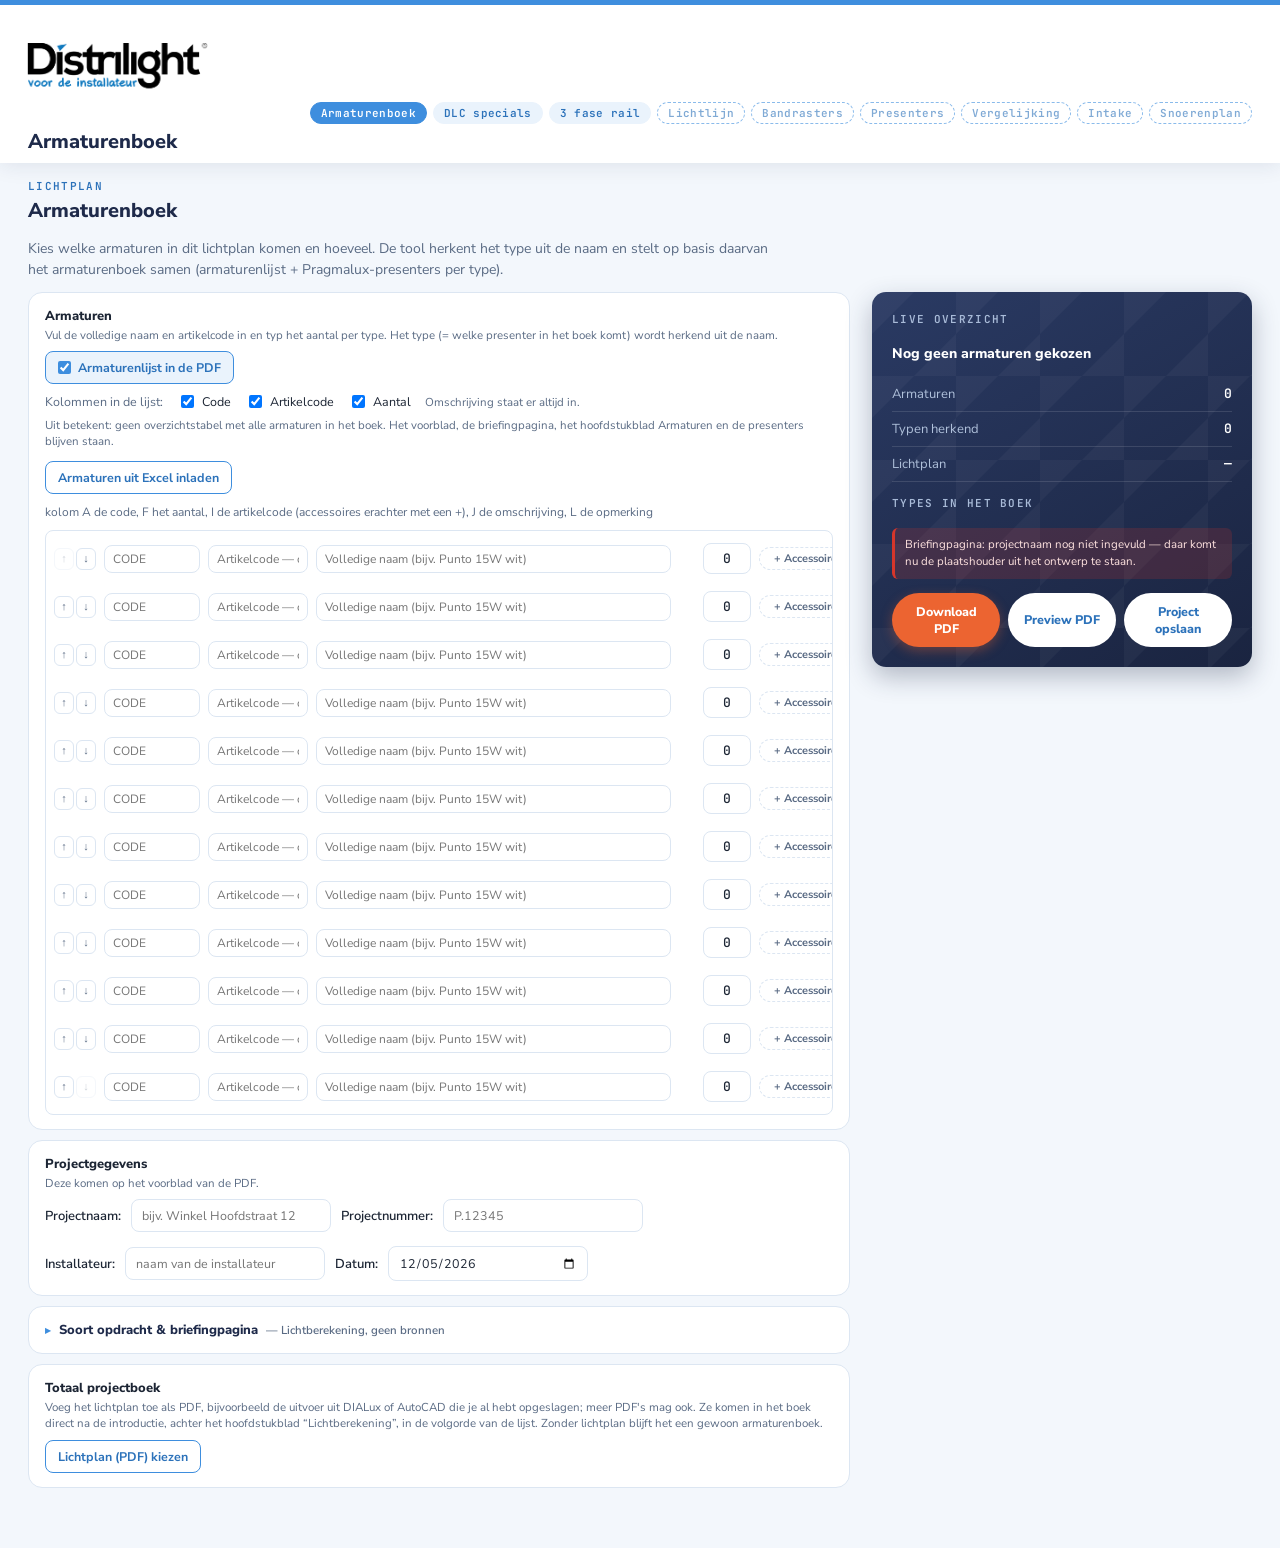
<file: armaturenboek.html>
<!DOCTYPE html>
<html lang="nl">
<head>
<meta charset="UTF-8">
<!--__BASE_HREF__--><!-- wordt bij "Project opslaan" een <base href> naar de installatiemap; blijft hier inert. -->
<title>Armaturenboek — Distrilight tools</title>
<meta name="viewport" content="width=device-width, initial-scale=1.0">
<!-- Schermlettertypes uit de repo en niet bij Google vandaan: deze tools worden vanaf
     schijf geopend en rondgestuurd, en mogen niet op een verbinding wachten. Zie de kop
     van fonts/schermfonts.css. -->
<link rel="stylesheet" href="fonts/schermfonts.css">
<link rel="stylesheet" href="suite-stijl.css">
<style>
  /* Palet, tabbladenrij en focusring staan in suite-stijl.css. */
  *{box-sizing:border-box;}
  html,body{margin:0;padding:0;}
  body{
    background:var(--paper);
    color:var(--ink);
    font-family:'Nunito Sans',sans-serif;
    -webkit-font-smoothing:antialiased;
  }
  h1,h2,h4,.disp{font-family:'Nunito Sans',sans-serif; font-weight:800; letter-spacing:0;}

  header{
    background:var(--white);
    color:var(--ink);
    padding:12px 28px 8px;
    position:sticky; top:0; z-index:50;
    border-top:5px solid var(--blue);
    box-shadow:0 2px 20px rgba(30,42,74,.10);
  }
  .brandrow{display:flex; align-items:baseline; justify-content:space-between; flex-wrap:wrap; gap:8px;}
  .brand{display:flex; flex-direction:column; gap:0; align-items:flex-start;}
  .brand .logo{height:100px; width:auto; display:block; transform:translateX(-7.65%);}
  .title-row{display:flex; align-items:center; gap:14px; margin-top:4px; flex-wrap:wrap;}
  h1{font-size:20px; margin:0; font-weight:800; color:var(--navy-900);}

  main{max-width:1400px; margin:0 auto; padding:16px 28px 60px;}
  .lede{font-size:14px; color:var(--slate); max-width:760px; line-height:1.5; margin-bottom:12px;}
  h2.section-title{font-size:20px; margin:0 0 4px; color:var(--navy-900);}
  .eyebrow{font-family:'JetBrains Mono',monospace; font-size:11px; letter-spacing:.12em; text-transform:uppercase; color:var(--blue-dark); margin-bottom:4px; display:block; font-weight:600;}

  /* ---------- layout: lijst + live overzicht ---------- */
  .cfg-layout{display:grid; grid-template-columns:1fr 380px; gap:22px; align-items:start;}
  @media(max-width:980px){.cfg-layout{grid-template-columns:1fr;}}
  .cfg-panel{display:flex; flex-direction:column; gap:10px;}
  .cfg-block{background:#fff; border:1px solid var(--border); border-radius:var(--radius); padding:14px 16px;}
  .cfg-block h4{margin:0 0 2px; font-size:13px;}
  .cfg-block .hint{font-size:11.5px; line-height:1.4; color:var(--slate); margin:0 0 8px;}
  /* De briefingvelden zijn per project eenmalig werk; de armatuurregels zijn het werk
     zelf. Vandaar dat dat blok onderaan staat en dicht kan; de opmaak ervan staat in
     briefing.js (.brief-vouw), want de railtool heeft hetzelfde blok. */

  .c2-adapterrow{display:flex; align-items:center; gap:10px; font-size:13px; color:var(--ink); font-weight:600; margin-bottom:14px; flex-wrap:wrap;}
  .c2-select, .c2-textinp{
    border:1.5px solid var(--border); border-radius:8px; padding:7px 10px;
    font-family:'Nunito Sans',sans-serif; font-size:12.5px; color:var(--ink); background:#fff;
  }
  .c2-textinp{min-width:200px;}
  .ab-keuze{display:flex; gap:8px; flex-wrap:wrap;}
  .ab-keuze label{
    display:flex; align-items:center; gap:7px; cursor:pointer;
    border:1.5px solid var(--border); border-radius:8px; padding:7px 12px;
    font-size:12.5px; font-weight:700; color:var(--ink); background:#fff; transition:.12s;
  }
  .ab-keuze label:hover{border-color:var(--blue);}
  .ab-keuze input{accent-color:var(--blue); margin:0;}
  .ab-keuze input:checked + span{color:var(--blue-dark);}
  .ab-keuze label:has(input:checked){border-color:var(--blue); background:var(--blue-light);}
  .c2-prodlist{display:flex; flex-direction:column; gap:5px; max-height:640px; overflow-y:auto; padding:6px; border:1.5px solid var(--border); border-radius:8px;}
  .c2-armrow{display:flex; align-items:center; gap:8px; padding:6px 2px; flex-wrap:wrap;}
  .c2-armrow input.c2-textinp{flex:1 1 130px; min-width:100px; padding:5px 8px; font-size:12px;}
  .c2-armrow input.c2-aanduiding{flex:0 0 96px; min-width:96px;}
  .c2-armrow input.c2-armcode{flex:0 0 100px; min-width:90px;}
  /* groeit mee, maar begint smal: dan past de knop "+ Accessoire" vaker nog op de regel */
  .c2-armrow input.c2-armnaam{flex:1 1 170px;}
  /* het aantal en de knop "+ Accessoire" als één staart: past de regel niet (een smal
     scherm, een breed typelabel), dan gaan ze samen naar rechts op de volgende regel -
     boven het aantal en het kruisje van de accessoires - en niet los links eronder */
  .c2-armstaart{display:flex; align-items:center; gap:8px; margin-left:auto;}
  /* het label, de upload- en stempelknop en de pijltjes: opmaak in armatuur-rij.js */
  .c2-qtyinp{width:48px; border:1.5px solid var(--border); border-radius:8px; padding:6px 4px; font-family:'JetBrains Mono',monospace; font-size:13px; text-align:center; color:var(--ink); background:#fff;}

  /* ---------- live overzicht ---------- */
  /* Navy en geen blauw: dit paneel draagt de conclusie van de tool (aantallen,
     herkende typen, waarschuwingen) in kleine letters, en op het blauw haalde die
     tekst 1,9 tot 2,6:1 contrast waar 4,5:1 de norm is - zelfs zuiver wit kwam daar
     niet verder dan 4,7:1. Op dit navy haalt wit 11:1 en de grijsblauwe labels 6:1.
     Het blauw blijft waar het zijn werk doet: op de knoppen en de actieve tab. */
  .cfg-summary{
    position:sticky; top:150px; color:#fff; border-radius:var(--radius); padding:20px; display:flex; flex-direction:column; gap:14px;
    background:linear-gradient(150deg, #2A3A63 0%, #1A2440 100%);
    background-image:url("data:image/svg+xml,%3Csvg xmlns='http://www.w3.org/2000/svg' width='84' height='84'%3E%3Cpath d='M0 0 L42 0 L0 42 Z' fill='%23ffffff' fill-opacity='0.035'/%3E%3Cpath d='M84 84 L42 84 L84 42 Z' fill='%23ffffff' fill-opacity='0.035'/%3E%3C/svg%3E"), linear-gradient(150deg, #2A3A63 0%, #1A2440 100%);
    box-shadow:0 10px 26px rgba(30,42,74,.30);
  }
  .cfg-summary h4{margin:0; font-size:14px; color:#fff;}
  .cfg-summary .eyebrow{color:#A9BBD8;}
  .cfg-metric-row{display:flex; justify-content:space-between; font-size:13px; padding:8px 0; border-bottom:1px solid rgba(255,255,255,.12);}
  .cfg-metric-row .k{color:#AFC0DA;}
  .cfg-metric-row .v{font-family:'JetBrains Mono',monospace; font-weight:700;}
  .cfg-art-list{display:flex; flex-direction:column; gap:6px; max-height:260px; overflow-y:auto;}
  .cfg-art-row{display:flex; justify-content:space-between; font-size:12px; background:rgba(255,255,255,.06); border-radius:6px; padding:7px 10px;}
  .cfg-art-row .name{color:#C6D2E8; margin-right:8px;}
  .cfg-art-row .qty{color:#A9BBD8; font-family:'JetBrains Mono',monospace;}
  .cfg-warns{display:flex; flex-direction:column; gap:8px;}
  .cfg-warn{background:rgba(214,54,43,.18); border-left:3px solid var(--red); padding:8px 10px; border-radius:6px; font-size:11.5px; line-height:1.5; color:#FFE3E0;}
  /* Onder 980px zakt het overzichtspaneel onder het formulier, en daarmee ook de
     knoppen: op een laptop scroll je dan langs het hele formulier voor je iets kunt
     downloaden. Deze balk blijft dan onderin staan. Boven 980px bestaat hij niet. */
  .cfg-balk{display:none;}
  @media(max-width:980px){
    .cfg-balk{
      display:flex; gap:8px; position:fixed; left:0; right:0; bottom:0; z-index:110;
      padding:10px 16px calc(10px + env(safe-area-inset-bottom, 0px));
      background:rgba(255,255,255,.94); backdrop-filter:blur(6px);
      border-top:1px solid var(--border); box-shadow:0 -4px 14px rgba(30,42,74,.07);
    }
    .cfg-balk button{
      flex:1; border:1.5px solid var(--border); background:#fff; color:var(--blue-dark);
      border-radius:999px; padding:10px 8px; font-family:'Nunito Sans',sans-serif;
      font-weight:800; font-size:12.5px; cursor:pointer; white-space:nowrap;
    }
    .cfg-balk button:hover{border-color:var(--blue);}
    .cfg-balk button:disabled{opacity:.6; cursor:default;}
    .cfg-balk button.hoofd{background:var(--orange); border-color:var(--orange); color:#fff;}
    body{padding-bottom:72px;}   /* de balk mag de laatste regel niet afdekken */
  }
  .cfg-actions{display:flex; gap:8px;}
  .cfg-actions button{
    flex:1; background:#fff; color:var(--blue-dark); border:none; border-radius:999px; padding:10px; font-weight:800; font-size:12.5px; cursor:pointer; font-family:'Nunito Sans',sans-serif;
  }
  .cfg-actions #abPdf{background:var(--orange); color:#fff; box-shadow:0 4px 12px rgba(236,100,49,.35);}
  .cfg-actions #abPdf:hover{background:var(--orange-dark);}
  .cfg-actions button:hover{opacity:.9;}
  .cfg-actions button:disabled{opacity:.6; cursor:default;}

  /* ---------- voorbeeldvenster voor de PDF ---------- */
  .pdfprev-bg{position:fixed; inset:0; background:rgba(11,24,48,.66); display:none; align-items:center; justify-content:center; z-index:120; padding:18px;}
  .pdfprev-bg.active{display:flex;}
  .pdfprev{background:#fff; border-radius:14px; width:min(1100px,100%); height:min(94vh,100%); display:flex; flex-direction:column; overflow:hidden;}
  .pdfprev-bar{display:flex; align-items:center; gap:12px; padding:12px 16px; border-bottom:1px solid var(--border); flex-wrap:wrap;}
  .pdfprev-bar b{font-size:14px; color:var(--navy-900);}
  .pdfprev-bar .hint{margin:0; flex:1 1 auto; font-size:12.5px; color:var(--slate);}
  .pdfprev-bar button{
    border:1.5px solid var(--border); background:#fff; border-radius:999px; padding:8px 14px;
    font-family:'Nunito Sans',sans-serif; font-size:12.5px; font-weight:600; color:var(--ink); cursor:pointer;
  }
  .pdfprev iframe{flex:1 1 auto; width:100%; border:0; background:#EDEFF3;}
  @media (max-width:640px){ .pdfprev-bar .hint{display:none;} }
</style>
</head>
<body>

<header>
  <div class="brandrow">
    <div class="brand">
      <img class="logo" src="merk/Distrilight logo donker.png" alt="Distrilight">
    </div>
    <div class="badges">
      <a class="badge active" href="armaturenboek.html">Armaturenboek</a>
      <a class="badge" href="dlc.html">DLC specials</a>
      <a class="badge" href="index.html">3 fase rail</a>
      <a class="badge binnenkort" href="lichtlijn.html" title="Deze tool komt er nog aan">Lichtlijn</a>
      <a class="badge in-ontwikkeling" href="bandrasters.html" title="Deze tool werkt al, maar is nog niet af">Bandrasters</a>
      <a class="badge in-ontwikkeling" href="presenters.html" title="Deze tool werkt al, maar is nog niet af">Presenters</a>
      <a class="badge in-ontwikkeling" href="vergelijking.html" title="Deze tool werkt al, maar is nog niet af">Vergelijking</a>
      <a class="badge binnenkort" href="intake.html" title="Deze tool komt er nog aan">Intake</a>
      <a class="badge binnenkort" href="snoerenplan.html" title="Deze tool komt er nog aan">Snoerenplan</a>
    </div>
  </div>
  <div class="title-row">
    <h1>Armaturenboek</h1>
  </div>
</header>

<main>
  <span class="eyebrow">Lichtplan</span>
  <h2 class="section-title">Armaturenboek</h2>
  <p class="lede">Kies welke armaturen in dit lichtplan komen en hoeveel. De tool herkent het type uit de naam en stelt op basis daarvan het armaturenboek samen (armaturenlijst + Pragmalux-presenters per type).</p>

  <div class="cfg-layout">
    <div class="cfg-panel">

      <div class="cfg-block">
        <h4>Armaturen</h4>
        <p class="hint">Vul de volledige naam en artikelcode in en typ het aantal per type. Het type (= welke presenter in het boek komt) wordt herkend uit de naam.</p>
        <div class="ab-keuze" style="margin-bottom:12px;">
          <label><input type="checkbox" id="abToonLijst" checked><span>Armaturenlijst in de PDF</span></label>
        </div>
        <div id="abKolomKeuze" style="margin:-4px 0 12px;"></div>
        <p class="hint" style="margin:-6px 0 12px;">Uit betekent: geen overzichtstabel met alle armaturen in het boek. Het voorblad, de briefingpagina, het hoofdstukblad Armaturen en de presenters blijven staan.</p>
        <input type="file" id="abExcelBestand" accept=".xlsx,.csv,application/vnd.openxmlformats-officedocument.spreadsheetml.sheet,text/csv" hidden>
        <div class="axl-keuze">
          <button type="button" id="abExcelKnop">Armaturen uit Excel inladen</button>
          <span>kolom A de code, F het aantal, I de artikelcode (accessoires erachter met een +), J de omschrijving, L de opmerking</span>
        </div>
        <div class="c2-prodlist" id="abArmList"></div>
      </div>

      <div class="cfg-block">
        <h4>Projectgegevens</h4>
        <p class="hint">Deze komen op het voorblad van de PDF.</p>
        <div class="c2-adapterrow">
          <span>Projectnaam:</span>
          <input type="text" id="abProj" class="c2-textinp" placeholder="bijv. Winkel Hoofdstraat 12">
          <span>Projectnummer:</span>
          <input type="text" id="abProjNr" class="c2-textinp" placeholder="P.12345">
        </div>
        <div class="c2-adapterrow" style="margin-bottom:0;">
          <span>Installateur:</span>
          <input type="text" id="abInst" class="c2-textinp" placeholder="naam van de installateur">
          <span>Datum:</span>
          <input type="date" id="abDatum" class="c2-textinp">
        </div>
      </div>

      <details class="cfg-block brief-vouw" id="abBriefBlok">
        <summary>Soort opdracht &amp; briefingpagina<span class="stand" id="abBriefStand"></span></summary>
        <div id="abBriefVelden"></div>
        <div id="abContactVelden" style="margin-top:16px;"></div>
      </details>

      <div class="cfg-block">
        <h4>Totaal projectboek</h4>
        <p class="hint">Voeg het lichtplan toe als PDF, bijvoorbeeld de uitvoer uit DIALux of AutoCAD die je al hebt opgeslagen; meer PDF's mag ook. Ze komen in het boek direct na de introductie, achter het hoofdstukblad “Lichtberekening”, in de volgorde van de lijst. Zonder lichtplan blijft het een gewoon armaturenboek.</p>
        <input type="file" id="abLichtplanBestand" accept="application/pdf,.pdf" multiple hidden>
        <div class="lichtplan-lijst" id="abLichtplanLijst"></div>
        <div class="lichtplan-keuze">
          <button type="button" id="abLichtplanKnop">Lichtplan (PDF) kiezen</button>
        </div>
      </div>

    </div>

    <div class="cfg-summary">
      <span class="eyebrow">Live overzicht</span>
      <h4 id="abTitle">Nog geen armaturen gekozen</h4>
      <div>
        <div class="cfg-metric-row"><span class="k">Armaturen</span><span class="v" id="abTotArm">0</span></div>
        <div class="cfg-metric-row"><span class="k">Typen herkend</span><span class="v" id="abTotType">0</span></div>
        <div class="cfg-metric-row"><span class="k">Lichtplan</span><span class="v" id="abTotLicht">—</span></div>
      </div>
      <div>
        <span class="eyebrow">Types in het boek</span>
        <div class="cfg-art-list" id="abArtList"></div>
      </div>
      <div class="cfg-warns" id="abWarns"></div>
      <div class="cfg-actions">
        <button id="abPdf">Download PDF</button>
        <button id="abPreview">Preview PDF</button>
        <button id="abProjectOpslaan" title="Slaat een kopie van deze tool op met het huidige project erin - dubbelklikken op dat bestand opent de tool weer precies zo ingevuld">Project opslaan</button>
      </div>
    </div>
  </div>

  <div class="pdfprev-bg" id="abPreviewBg">
    <div class="pdfprev">
      <div class="pdfprev-bar">
        <b>Voorbeeld — Armaturenboek</b>
        <span class="hint" id="abPreviewHint">Zo ziet de PDF eruit.</span>
        <button id="abPreviewDl">Downloaden</button>
        <button id="abPreviewClose">Sluiten</button>
      </div>
      <iframe id="abPreviewFrame" title="Voorbeeld van de PDF"></iframe>
    </div>
  </div>
  <div class="cfg-balk">
    <button type="button" class="hoofd" data-spiegel="abPdf">Download PDF</button>
    <button type="button" data-spiegel="abPreview">Preview</button>
    <button type="button" data-spiegel="abProjectOpslaan">Opslaan</button>
  </div>
</main>

<script src="vendor/pdf-lib.min.js"></script>
<script src="pdf-verkleinen.js"></script>
<script src="presenters-data.js"></script>
<script src="pdf-huisstijl.js"></script>
<script src="medewerkers.js"></script>
<script src="medewerker-fotos.js"></script>
<script src="contactpersonen.js"></script>
<script src="briefing.js"></script>
<script src="armatuur-groepen.js"></script>
<script src="zoeken.js"></script>
<script src="armatuur-rij.js"></script>
<script src="catalogus-data.js"></script>
<script src="info-teken.js"></script>
<script src="melding.js"></script>
<script src="armaturen-excel.js"></script>
<script src="lichtplan.js"></script>
<script src="project-opslag.js"></script>
<script>
const $=id=>document.getElementById(id);

/* ---------- projectstate ---------- */
/* Wordt bij "Project opslaan" (zie slaProjectOp()) volgeschreven met het huidige
   project - blijft null in de originele tool, net als bij index.html. */
const OPGESLAGEN_PROJECT = /*__PROJECT_DATA_START__*/null/*__PROJECT_DATA_END__*/;
/* soort: 'lichtberekening' of 'vergelijking'. Allebei krijgen de briefingpagina
   achter het voorblad, met een eigen tekst. bestek/tekeningen/armaturenboek/email zijn
   de bronnen van die pagina (zie BRIEF_VELDEN): een naam per regel, meer namen worden
   een opsomming, en een leeg veld komt niet in de tekst. toonLijst zet de overzichtstabel Armaturenlijst aan of
   uit; de rest van het boek verandert er niet van. */
const st = { proj:'', projNr:'', installateur:'', datum:'', soort:'lichtberekening',
             bestek:'', tekeningen:'', armaturenboek:'', email:'', toonLijst:true, armaturen:{},
             /* de briefingtekst zelf aangepast (briefingKeuze() in briefing.js): aan/uit en de tekst */
             briefEigen:false, briefTekst:'',
             /* welke kolommen er in de armaturenlijst staan (armKolomKeuze() in armatuur-rij.js);
                een kolom die hier niet in staat, staat aan */
             lijstKolommen:{},
             /* wie er onder "Contactgegevens" op de briefingpagina staan (ids uit medewerkers.js) */
             projectuitwerker:'', accountmanager:'', binnendienst:'',
             /* totaal projectboek: het ingeladen lichtplan, {naam, paginas} of null; de PDF
                zelf houdt lichtplan.js bij (Lichtplan.pdf) */
             lichtplan:null };

/* ---------- briefingpagina "Introductie" ----------
   De maten, de tekst per soort opdracht (briefInhoud()), de keuze in het paneel en de
   tekening staan in briefing.js: de railtool zet precies dezelfde pagina in zijn PDF. */

/* ---------- armaturen: 12 om mee te beginnen, er komt steeds een lege bij (zorgVoorLegeSlot) ---------- */
const ARMATUREN = [
  {id:'arm01'}, {id:'arm02'}, {id:'arm03'}, {id:'arm04'}, {id:'arm05'},
  {id:'arm06'}, {id:'arm07'}, {id:'arm08'}, {id:'arm09'}, {id:'arm10'}, {id:'arm11'}, {id:'arm12'},
];
function armLabel(a){ return 'Armatuur '+a.id.replace('arm',''); }

/* Een rij is 'Special': geen standaard Pragmalux-artikel, maar een eenmalig
   armatuur waarvoor de gebruiker zelf een presenter-PDF aanlevert (zie
   specialPresenterId/maakArmRij). Herkend aan de tekst 'special' in het
   artikelcodeveld. */
function isSpecial(s){
  if(!s) return false;
  return String(s.code||'').trim().toLowerCase()==='special';
}
/* Welke presenter bij een regel hoort, de stempelstijlen en het eigen id van een
   geüploade PDF staan in armatuur-rij.js: de railtool maakt hetzelfde boek en hoort
   het op dezelfde manier te doen. */
function armGroepVan(s, armId){ return armGroepVanRij(s, armId, isSpecial(s)); }
function armaturenboek(){
  const boek=[], perGroep={};
  ARMATUREN.forEach(a=>{
    const s=st.armaturen[a.id];
    if(!s || armSlotLeeg(s)) return;
    const g=armGroepVan(s, a.id);
    if(!g) return;
    let b=perGroep[g.id];
    if(!b){ b=perGroep[g.id]={g, rijen:[], totaal:0}; boek.push(b); }
    b.rijen.push({a,s}); b.totaal+=(s.qty||0);
  });
  return boek;
}
function armaturenZonderGroep(){
  return ARMATUREN.filter(a=>{
    const s=st.armaturen[a.id];
    return !armSlotLeeg(s) && s.groep!=='-' && !isSpecial(s) && !armGroepVan(s, a.id);
  });
}
/* Ingevulde Special-rijen waarvoor nog geen PDF is geüpload. */
function armaturenSpecialZonderPdf(){
  return ARMATUREN.filter(a=>{
    const s=st.armaturen[a.id];
    return !armSlotLeeg(s) && isSpecial(s) && !armGroepVan(s, a.id);
  });
}

/* --- gedeelde tekenlaag ------------------------------------------------------
   Scripts, huisstijlbestanden en presenter-PDF's op aanvraag inladen gaat via
   pdf-huisstijl.js, waar ook de tekenprimitieven staan; zie de kop van dat bestand. */
const {laadScript, laadPresenterBestand, merkData, b64Bytes, bytesToB64,
       presenterAanwezig, presenterData, pdfTxt, datumNL} = PdfHuisstijl;

async function buildArmaturenboekPdf(){
  const W=595,H=842,Mg=40,MB=64; const pages=[]; let y=Mg;
  const doc = await PDFLib.PDFDocument.create();
  let pg = null;

  /* De tekenlaag komt uit pdf-huisstijl.js; zie de kop van dat bestand. y en pg
     blijven hier, zodat de opmaak hieronder gewoon `y += 12` kan schrijven.

     Alleen Distrilight-huisstijl: deze eigen pagina's (voorblad, armaturenlijst) zijn
     van de afzender. De Pragmalux-huisstijl leeft in de aangeplakte presenter-PDF's
     zelf, dus de Pragmalux-logo's en het bijbehorende kop-lettertype hoeven hier niet
     ingesloten te worden. */
  const HS = await PdfHuisstijl.tekenaar(doc, {
    haalY:()=>y, zetY:v=>{y=v;}, haalPg:()=>pg, zetPg:p=>{pg=p;},
    paginas:pages, fonts:'distrilight',
    logos:['dlLicht','dlDonker'],
    beelden:['omslagVolledig','omslagBoven','ruitpatroon','armaturenFoto'],
    sectie:'Armaturen',
  });
  const {BALK_H, C, BEELD, col, text, meet, line, rect, circle, poly, metUitsnede, beeldVullend,
         meng, logo, logoBreedte, flush, beginPage, need, para, paginaKop, omslag,
         zetSectie, tableStart, wrapCell, tableRow} = HS;
  const wrapBreedte = HS.wrapBreedte, wrap = HS.wrapTekens;

  omslag({naam:st.proj, nr:st.projNr, inst:st.installateur, datum:datumNL(st.datum)});

  /* --- briefingpagina "Introductie", direct achter het voorblad: de briefing en de
         contactpersonen, tekenIntroductie() in briefing.js - dezelfde als in de railtool. --- */
  await tekenIntroductie(HS, st, {haal:()=>y, zet:v=>{ y=v; }}, true);

  /* Tot hier voorblad en introductie; het totale projectboek zet hierna het
     lichtplan (zie boekDelen()). */
  const naIntroductie = pages.length;

  /* --- hoofdstukblad Armaturen + armaturenlijst; de presenters worden er in
         assembleArmaturenboekPdf achter geplakt, in de volgorde van bookGroups --- */
  const boek = armaturenboek();
  /* Regels zonder herkend type (en zonder bruikbare Special-PDF) horen niet in
     boek/bookGroups (geen hoofdstuk/presenter), maar moeten wel gewoon in de
     Armaturenlijst-tabel blijven staan - anders lijken ze niet meegeteld. */
  const onbekend = ARMATUREN.filter(a=>{
    const s = st.armaturen[a.id];
    return s && !armSlotLeeg(s) && !armGroepVan(s, a.id);
  });
  const bookGroups = [];
  const armOms=(r)=> (r.s.name&&r.s.name.trim()) ? r.s.name.trim() : armLabel(r.a);
  /* geen artikelcode ingevuld: de cel blijft leeg (er stond 'volgt') */
  const armCode=(r)=> (r.s.code||'').trim();
  if(boek.length || onbekend.length){
    zetSectie('Armaturen');
    beginPage(true);
    if(BEELD.ruitpatroon) beeldVullend(BEELD.ruitpatroon, 0, 0, W, H);
    else rect(0,0,W,H,C.hoofd);
    poly([[0,85],[379,85],[337,200],[0,200]], C.hoofd);
    text(27, 148-36*0.78, 36, 'Armaturen', {cond:true, color:C.wit});
    if(BEELD.armaturenFoto){
      metUitsnede([[190,534],[W,534],[W,769],[190,769]],
        ()=> beeldVullend(BEELD.armaturenFoto, 190, 534, W-190, 235));
    }
    poly([[0,534],[308,534],[220,769],[0,769]], C.wit);
    ['Precisie in licht begint','bij de juiste armaturen,','geselecteerd met zorg','en aandacht.']
      .forEach((r,i)=> text(27, 605+i*29.5-19.6*0.78, 19.6, r, {cond:true, bold:false, color:C.hoofd}));
    flush(true);

    /* De overzichtstabel is optioneel (st.toonLijst): wie het boek alleen als
       productdocumentatie meestuurt wil de armaturenlijst er soms niet bij. Alleen
       deze pagina vervalt - het hoofdstukblad en de presenters blijven, en
       bookGroups wordt hieronder los van de tabel gevuld. */
    if(st.toonLijst){
      zetSectie('Armaturenlijst');
      beginPage(true);
      paginaKop('Armaturenlijst',
        (st.proj||'').trim() + ((st.proj||'').trim()? '  —  ':'') + datumNL(st.datum));
      /* Elke ingevulde rij komt in deze tabel, in de volgorde waarin ze in de tool
         staan - niet gegroepeerd per type. Wie de regels op volgorde van het bestek
         invult wil ze zo terugzien; het hergroeperen liet een herkend type naar zijn
         soortgenoten springen en zette de onherkende regels onderaan. De presenters
         erachter volgen dezelfde volgorde: armaturenboek() zet elk type neer waar
         het voor het eerst voorkomt. Een kolom (Code of Aantal) valt helemaal weg
         als GEEN ENKELE regel er een waarde voor heeft - anders staat hij zinloos
         leeg/vol nullen; de vrijgekomen breedte gaat naar Omschrijving. */
      const rijenVoorTabel = ARMATUREN
        .map(a=>({a, s:st.armaturen[a.id]}))
        .filter(r=> r.s && !armSlotLeeg(r.s));
      /* regels: elke armatuur met zijn accessoires eronder - zonder eigen CODE en in de
         kleur van hun armatuur (armLijstKolommen() in armatuur-rij.js) */
      const {cols, regels} = armLijstKolommen(rijenVoorTabel, armCode, armOms, st.lijstKolommen);
      let TB=tableStart(cols);
      regels.forEach(g=> tableRow(TB, g.waarden, {vervolg:g.vervolg}));
      y+=10;
      const ontbreekt = boek.filter(b=>!presenterAanwezig(b.g.id));
      if(ontbreekt.length){
        para('Let op: van '+ontbreekt.map(b=>b.g.naam).join(', ')+' is de presenter nog niet in de '
          +'tool geladen; die productpagina’s ontbreken.',8,C.red);
      }
      flush();
    }

    /* codes, kleur en stijl per presenter: zie armBoekGroepen() in armatuur-rij.js */
    bookGroups.push(...armBoekGroepen(boek));
  }

  const bytes = await doc.save();
  return {bytes, bookGroups, ownPageCount:pages.length, naIntroductie};
}

/* ---------- de delen van het boek, in hun volgorde ----------
   De eigen pagina's (voorblad, introductie, hoofdstuk Armaturen, armaturenlijst) komen
   uit buildArmaturenboekPdf(); het totale projectboek schuift er direct na de
   introductie het hoofdstukblad "Lichtberekening" en het lichtplan tussen
   (lichtplanDelen() in lichtplan.js, dezelfde regel als in de railtool). Daarna de
   presenters en als laatste de achterpagina's. naIntroductie is het aantal eigen
   pagina's tot en met de introductie. Een losse functie, zodat de volgorde getest kan
   worden (tools/controleer-logica.mjs). */
function boekDelen(naIntroductie, eigenTotaal, metLichtplan){
  return lichtplanDelen(naIntroductie, eigenTotaal, metLichtplan)
    .concat([{bron:'presenters'}, {bron:'achterpaginas'}]);
}

/* ---------- presenters achter de eigen pagina's plakken, sluit af met AB Achterpaginas ---------- */
async function assembleArmaturenboekPdf(){
  const {bytes, bookGroups, ownPageCount, naIntroductie} = await buildArmaturenboekPdf();
  const ownDoc = await PDFLib.PDFDocument.load(bytes);
  const finalDoc = await PDFLib.PDFDocument.create();

  const copyRange = async(srcDoc, from, to)=>{
    const idx = srcDoc.getPageIndices().slice(from, to);
    if(!idx.length) return;
    const pgs = await finalDoc.copyPages(srcDoc, idx);
    pgs.forEach(p=>finalDoc.addPage(p));
  };

  const merk = await merkData();
  let stempelFont;
  try{
    if(merk.fontkit && merk.fonts.dlKopVet){
      finalDoc.registerFontkit(merk.fontkit);
      stempelFont = await finalDoc.embedFont(b64Bytes(merk.fonts.dlKopVet), {subset:true});
    } else throw new Error('huisstijllettertype niet beschikbaar');
  }catch(err){
    stempelFont = await finalDoc.embedFont(PDFLib.StandardFonts.HelveticaBold);
  }
  /* De stempel zelf - twee stijlen, gemeten plek, krimpen bij een lange code -
     staat in armatuur-rij.js, zodat de railtool op precies dezelfde plek stempelt. */
  const stempelCode = (pagina, codes, kleur, zwart, special, opmerkingen, breedte)=> stempelPresenter(pagina, codes, kleur, zwart, stempelFont, special, opmerkingen, breedte);
  const appendPresenter = async(id, codes, kleur, zwart, special, opmerkingen, breedte)=>{
    const b64 = await presenterData(id);
    if(!b64){ console.warn('Presenter "'+id+'" is nog niet toegevoegd (presenters/'+id+'.js) — overgeslagen.'); return 0; }
    try{
      const d = await PDFLib.PDFDocument.load(b64Bytes(b64), {ignoreEncryption:true});
      const idx = d.getPageIndices();
      const pgs = await finalDoc.copyPages(d, idx);
      pgs.forEach(p=>finalDoc.addPage(p));
      stempelCode(pgs[0], codes, kleur||'#FFFFFF', zwart, special, opmerkingen, breedte);
      return pgs.length;
    }catch(err){ console.warn('Presenter "'+id+'" kon niet worden geladen:', err); return 0; }
  };

  let erbij = 0;
  for(const deel of boekDelen(naIntroductie, ownDoc.getPageCount(), Lichtplan.ingeladen())){
    if(deel.bron==='eigen') await copyRange(ownDoc, deel.van, deel.tot);
    else if(deel.bron==='lichtberekening') erbij += await appendPresenter('lichtberekening'); /* AB Lichtberekening, geen stempel */
    else if(deel.bron==='lichtplan') erbij += await Lichtplan.voegToe(finalDoc);
    else if(deel.bron==='presenters'){
      for(const g of bookGroups) erbij += await appendPresenter(g.id, g.code, g.kleur, g.zwart, g.special, g.opmerking, g.breedte);
    }
    else if(deel.bron==='achterpaginas') erbij += await appendPresenter('achterpaginas'); /* AB Achterpaginas, helemaal achteraan */
  }

  const eind = await finalDoc.save();
  const verwacht = ownPageCount + erbij;
  if(finalDoc.getPageCount()!==verwacht){
    console.warn('Paginatelling klopt niet: verwacht '+verwacht+', werkelijk '+finalDoc.getPageCount()+'.');
  }
  return eind;
}

/* AB met alleen armaturen, PB zodra er een lichtplan in het boek komt - dezelfde toets als
   boekDelen() in maakPdfBytes(). De naam zelf: boekBestandsnaam() in armatuur-rij.js. */
function pdfBestandsnaam(){ return boekBestandsnaam(st, Lichtplan.ingeladen()); }

/* Hoe groot de gemaakte PDF is, en of dat nog te mailen valt. Boven de grens hieronder
   begint mail te weigeren; daarom maakt PdfVerkleinen (pdf-verkleinen.js) de foto's in
   het boek lichter zodra het erboven zit - tekenwerk kan niet kleiner, dus soms blijft
   het erboven en zegt de tool dat. */
const PDF_MAILGRENS_MB = 10;
function pdfGrootteTekst(bytes){
  const mb = bytes.length / 1048576;
  return {mb, tekst: mb.toFixed(1).replace('.', ',') + ' MB'};
}
/* r is wat PdfVerkleinen.tot() teruggaf */
function meldPdfGrootte(r, vak){
  const {tekst} = pdfGrootteTekst(r.bytes);
  if(vak) vak.textContent = 'Zo ziet de PDF eruit — ' + tekst
    + (r.verkleind ? ' (was ' + pdfGrootteTekst({length:r.voor}).tekst + '; de foto\'s zijn lichter gemaakt)' : '') + '.';
  if(r.gehaald) return;
  Melding.letop('Deze PDF is ' + tekst + (r.verkleind ? ', ook nu de foto\'s lichter zijn gemaakt' : '')
      + ' — veel mailservers weigeren bijlagen boven de ' + PDF_MAILGRENS_MB + ' MB. Wat overblijft is '
      + 'vooral tekenwerk. Deel hem als link, of maak het boek met minder armatuurtypen.', {duur:9000});
}
async function maakPdfBytes(){
  const heeftArmaturen = ARMATUREN.some(a=> !armSlotLeeg(st.armaturen[a.id]));
  if(!heeftArmaturen){
    Melding.letop('Vul eerst minimaal één armatuur in; dan valt er een boek te maken.',
      {bij: document.querySelector('input.c2-armnaam')});
    return null;
  }
  const meldingen=[];
  const zonderGroep = armaturenZonderGroep();
  if(zonderGroep.length){
    meldingen.push('Van deze armaturen is het type niet herkend, dus komt er geen presenter in het armaturenboek:\n'
      + zonderGroep.map(a=>{ const sa=st.armaturen[a.id];
          const kop=(sa.aanduiding||'').trim() || armLabel(a);
          return '  • '+kop+(sa.name? ' — '+sa.name:' (nog geen naam ingevuld)'); }).join('\n')
      + '\nPas de omschrijving aan zodat het type duidelijk wordt, of upload zelf een '
      + 'presenter-PDF met de knop naast de armatuurregel.');
  }
  const specialZonderPdf = armaturenSpecialZonderPdf();
  if(specialZonderPdf.length){
    meldingen.push('Voor deze Special-armaturen is nog geen presenter-PDF geüpload, dus komt er geen '
      + 'presenter in het armaturenboek:\n'
      + specialZonderPdf.map(a=>{ const sa=st.armaturen[a.id];
          const kop=(sa.aanduiding||'').trim() || armLabel(a);
          return '  • '+kop+(sa.name? ' — '+sa.name:' (nog geen naam ingevuld)'); }).join('\n')
      + '\nUpload de PDF bij de armatuurregel (knop naast het artikelcodeveld) om dit op te lossen.');
  }
  const zonderPresenter = armaturenboek().filter(b=>!presenterAanwezig(b.g.id));
  if(zonderPresenter.length){
    meldingen.push('Van deze armatuurtypen staat de presenter-PDF nog niet in de tool:\n'
      + zonderPresenter.map(b=>'  • '+b.g.naam+'  (presenters/'+b.g.id+'.js)').join('\n')
      + '\nHet tabblad komt wel in het boek, de productpagina’s ontbreken.\n'
      + 'Toevoegen: zet de PDF in presenters-bron/ en draai "node tools/maak-presenters.mjs".');
  }
  if(Lichtplan.ontbreekt()) meldingen.push(Lichtplan.exportMelding());
  if(briefingExportMelding(st)) meldingen.push(briefingExportMelding(st));
  if(meldingen.length) alert(meldingen.join('\n\n')+'\n\nDe PDF wordt verder gewoon gegenereerd.');
  try{
    const r = await PdfVerkleinen.tot(await assembleArmaturenboekPdf(), PDF_MAILGRENS_MB);
    meldPdfGrootte(r, $('abPreviewHint'));
    return r.bytes;
  }
  catch(err){ console.error(err); alert('De PDF kon niet worden gegenereerd: '+(err&&err.message?err.message:err)); return null; }
}

async function metBezigKnop(id, fn){
  const knop=$(id); const oud=knop.textContent;
  knop.disabled=true; knop.textContent='Bezig…';
  try{ return await fn(); }
  finally{ knop.disabled=false; knop.textContent=oud; }
}

/* ---------- project opslaan (zelfde patroon als index.html se slaProjectOp) ----------
   Bakt het huidige project in een zelfstandige kopie van deze tool: dubbelklikken op het
   gedownloade bestand opent het project direct, zonder dat armaturenboek.html al open
   hoeft te staan. Geen "Openen"-knop nodig - dat is het hele punt van dit patroon. */
function projectBestandsnaam(){
  const nm=(st.proj||'armaturenboek').toLowerCase().replace(/[^a-z0-9]+/g,'-').replace(/^-+|-+$/g,'')||'armaturenboek';
  return nm+'-armaturenboek.html';
}
/* Alleen de sp<armId>-sleutels van de armatuurregels zelf, nooit het hele
   PRESENTER_DATA-object (dat bevat ook de ingebakken presenters van de tool zelf,
   zoals 'ag01'/'rail'). Niet gefilterd op "special": een eigen PDF kan op elke
   regel geüpload zijn, en wat je uploadt moet het opslaan overleven. */
function verzamelSpecialPresenters(){ return armEigenPresenters(Object.keys(st.armaturen)); }
const PROJECT_VERSIE = 1;
/* Eén beschrijving van wat een project is: het bestand dat "Project opslaan" bakt en
   het hoekje dat project-opslag.js in de browser bijhoudt schrijven allebei dit weg. */
function projectPayload(){
  const payload = { versie:PROJECT_VERSIE, st:JSON.parse(JSON.stringify(st)), presenters:verzamelSpecialPresenters() };
  if(Lichtplan.pdf) payload.lichtplan = Lichtplan.pdf;
  return payload;
}
function slaProjectOp(){
  const payload = projectPayload();
  let json = JSON.stringify(payload).replace(/<\/script/gi, '<\\/script');

  /* document.baseURI is bij de originele tool gewoon zijn eigen map; bij een al
     eerder opgeslagen projectbestand maakt de <base href> die er al in zit baseURI
     gelijk aan de OORSPRONKELIJKE installatiemap, ongeacht waar dit bestand nu op
     schijf staat - opnieuw opslaan geeft dus geen padverschuiving. */
  const baseHref = new URL('.', document.baseURI).href;

  const dataMarker = /\/\*__PROJECT_DATA_START__\*\/[\s\S]*?\/\*__PROJECT_DATA_END__\*\//;
  const baseMarker = /<!--__BASE_HREF__-->|<base href="[^"]*">/;
  let html = document.documentElement.outerHTML;
  if(!dataMarker.test(html) || !baseMarker.test(html)){
    alert('Opslaan mislukt: de opslag-plekken zijn niet gevonden in de broncode.');
    return;
  }
  html = html.replace(dataMarker, '/*__PROJECT_DATA_START__*/'+json+'/*__PROJECT_DATA_END__*/');
  html = html.replace(baseMarker, '<base href="'+baseHref.replace(/"/g,'&quot;')+'">');
  html = '<!doctype html>\n' + html;   /* outerHTML bevat de <!DOCTYPE> zelf niet */

  const a=document.createElement('a');
  a.href=URL.createObjectURL(new Blob([html],{type:'text/html'}));
  a.download=projectBestandsnaam();
  document.body.appendChild(a); a.click(); a.remove();
  setTimeout(()=>{ try{ URL.revokeObjectURL(a.href); }catch(_){ } }, 4000);
  ProjectOpslag.bewaard();
  Melding.goed('Project opgeslagen als ' + projectBestandsnaam() + '. Dubbelklik dat bestand om hier verder te gaan.');
}
async function exportPdf(){
  return metBezigKnop('abPdf', async()=>{
    const bytes = await maakPdfBytes();
    if(!bytes) return;
    const a=document.createElement('a');
    a.href=URL.createObjectURL(new Blob([bytes],{type:'application/pdf'}));
    a.download=pdfBestandsnaam();
    document.body.appendChild(a); a.click(); a.remove();
    setTimeout(()=>{ try{ URL.revokeObjectURL(a.href); }catch(_){ } }, 4000);
  });
}
let pdfVoorbeeldUrl=null;
function sluitVoorbeeld(){
  $('abPreviewBg').classList.remove('active');
  $('abPreviewFrame').removeAttribute('src');
  if(pdfVoorbeeldUrl){ try{ URL.revokeObjectURL(pdfVoorbeeldUrl); }catch(_){ } pdfVoorbeeldUrl=null; }
}
async function previewPdf(){
  return metBezigKnop('abPreview', async()=>{
    const bytes = await maakPdfBytes();
    if(!bytes) return;
    if(pdfVoorbeeldUrl){ try{ URL.revokeObjectURL(pdfVoorbeeldUrl); }catch(_){ } }
    pdfVoorbeeldUrl = URL.createObjectURL(new Blob([bytes],{type:'application/pdf'}));
    $('abPreviewFrame').src = pdfVoorbeeldUrl;
    $('abPreviewBg').classList.add('active');
  });
}

/* ---------- armaturenlijst-UI (zelfde bouwstijl als buildArmList in index.html) ---------- */
function maakArmRij(a){
  const s=st.armaturen[a.id];
  const row=document.createElement('div'); row.className='c2-armrow';
  const codeNaamInp=document.createElement('input'); codeNaamInp.type='text';
  codeNaamInp.className='c2-textinp c2-aanduiding';
  codeNaamInp.placeholder='CODE'; codeNaamInp.value=s.aanduiding||'';
  const nameInp=document.createElement('input'); nameInp.type='text'; nameInp.className='c2-textinp c2-armnaam';
  nameInp.placeholder='Volledige naam (bijv. Punto 15W wit)'; nameInp.value=s.name||'';
  /* Het label, de uploadknop, de stempelknop en de pijltjes zijn dezelfde als in de
     railtool: armRijDelen() in armatuur-rij.js. De volgorde van de regels is de
     volgorde in het boek, dus een regel is te verplaatsen. De plaats wordt bij de
     klik opgezocht, niet bij het tekenen: er kan intussen een lege regel bij zijn
     gekomen (zie zorgVoorLegeSlot). */
  const delen = armRijDelen({a, s, naamInp:nameInp, codeNaamInp,
    isSpecial:()=>isSpecial(s), opWijziging:updateSummary,
    verplaats:(richting)=>{ const i=ARMATUREN.indexOf(a); wisselArmRijen(i, i+richting); }});
  codeNaamInp.addEventListener('change', ()=>{ s.aanduiding=codeNaamInp.value; delen.verf(); updateSummary(); });
  const codeInp=document.createElement('input'); codeInp.type='text'; codeInp.className='c2-textinp c2-armcode';
  codeInp.placeholder='Artikelcode — of "special"';
  codeInp.value = s.code||'';
  /* een artikelcode uit de catalogus vult de volledige naam in (armNaamVeldUitCode() in armatuur-rij.js) */
  codeInp.addEventListener('change', ()=>{ s.code=codeInp.value; armNaamVeldUitCode(s, s.code, nameInp); delen.verf(); updateSummary(); });
  [codeNaamInp,nameInp,codeInp].forEach(inp=>inp.addEventListener('keydown', e=>{ if(e.key==='Enter') inp.blur(); }));
  const qty=document.createElement('input'); qty.type='text'; qty.inputMode='numeric'; qty.className='c2-qtyinp';
  qty.value=String(s.qty);
  function commitQty(){ const v=Math.max(0, parseInt(qty.value)||0); s.qty=v; qty.value=String(v); updateSummary(); }
  qty.addEventListener('change', commitQty);
  qty.addEventListener('keydown', e=>{ if(e.key==='Enter') qty.blur(); });
  /* accessoires (een opbouwset, een pendelset): armAccessoireDelen() in armatuur-rij.js.
     De regel en zijn accessoires zitten in één blok, zodat ze samen onder elkaar staan. */
  const acc = armAccessoireDelen({s, opWijziging:updateSummary});
  row.appendChild(delen.volg);
  row.appendChild(codeNaamInp); row.appendChild(delen.opmKnop);
  row.appendChild(codeInp); row.appendChild(nameInp); row.appendChild(delen.badge);
  row.appendChild(delen.upload); row.appendChild(delen.stempel);
  const staart=document.createElement('span'); staart.className='c2-armstaart';
  staart.appendChild(qty); staart.appendChild(acc.knop); row.appendChild(staart);
  const blok=document.createElement('div'); blok.className='c2-armblok';
  blok.appendChild(row); blok.appendChild(delen.opmerking); blok.appendChild(acc.lijst);
  return blok;
}
/* Verwisselt de INHOUD van twee regels, niet de slots zelf: arm01..armNN blijven op
   volgorde staan. Dat scheelt: de labels ("Armatuur 3"), het opslaan en het herstellen
   (dat op slotnummer sorteert) hoeven er niets van te weten. Een geüploade presenter
   hangt wel aan het slot (sp<armId>), dus die moet met de hand mee - anders raakt een
   verplaatste special zijn PDF kwijt. */
function wisselArmRijen(i, j){
  const a=ARMATUREN[i], b=ARMATUREN[j];
  if(!a || !b) return;
  armWisselRijen(st.armaturen, a.id, b.id);
  buildArmList(); updateSummary();
}
function buildArmList(){
  const container=$('abArmList'); container.innerHTML='';
  ARMATUREN.forEach(a=>container.appendChild(maakArmRij(a)));
  updateVolgKnoppen();
}
/* De ↑ van de eerste en de ↓ van de laatste regel wijzen nergens heen. Apart
   bijwerken, want er komt een regel bij zonder dat de lijst opnieuw getekend wordt. */
function updateVolgKnoppen(){ armVolgBijwerken($('abArmList')); }
/* Geen vaste bovengrens aan het aantal regels: zodra de laatste rij niet meer helemaal
   leeg is, komt er automatisch een nieuw leeg slot bij (zie updateSummary()). Na het
   toevoegen is de nieuwe laatste rij weer leeg, dus er ontstaat nooit meer dan één
   nieuwe rij per keer. */
/* Of een regel leeg is: armSlotLeeg() in armatuur-rij.js, zodat de railtool dezelfde
   regels meetelt. */
function voegArmatuurSlotToe(){
  const nieuw = {id:'arm'+String(ARMATUREN.length+1).padStart(2,'0')};
  ARMATUREN.push(nieuw);
  st.armaturen[nieuw.id] = st.armaturen[nieuw.id] || {aanduiding:'',name:'',code:'',groep:'',qty:0};
  return nieuw;
}
function zorgVoorLegeSlot(){
  const laatste = ARMATUREN[ARMATUREN.length-1];
  if(!armSlotLeeg(st.armaturen[laatste.id])){
    const nieuw = voegArmatuurSlotToe();
    $('abArmList').appendChild(maakArmRij(nieuw));
    updateVolgKnoppen();
  }
}

/* Staat de tool nog op te starten? Dan is een verversing geen wijziging van de
   gebruiker, en hoeft er niets bewaard of gewaarschuwd te worden. */
let startKlaar = false;
function updateSummary(){
  zorgVoorLegeSlot();
  if(startKlaar) ProjectOpslag.gewijzigd();
  const boek = armaturenboek();
  const totArm = ARMATUREN.reduce((s,a)=> s + (st.armaturen[a.id].qty||0), 0);
  $('abTotArm').textContent = String(totArm);
  $('abTotType').textContent = String(boek.length);
  $('abTitle').textContent = totArm ? ((st.proj||'').trim() || 'Armaturenboek') : 'Nog geen armaturen gekozen';
  const list=$('abArtList'); list.innerHTML='';
  boek.forEach(b=>{
    const row=document.createElement('div'); row.className='cfg-art-row';
    const name=document.createElement('span'); name.className='name'; name.textContent=b.g.naam;
    const qty=document.createElement('span'); qty.className='qty'; qty.textContent=b.totaal+'x';
    row.appendChild(name); row.appendChild(qty);
    list.appendChild(row);
  });
  const warns=$('abWarns'); warns.innerHTML='';
  const zonderGroep = armaturenZonderGroep();
  if(zonderGroep.length){
    const w=document.createElement('div'); w.className='cfg-warn';
    w.textContent = zonderGroep.length+' armatuur(en) hebben nog geen herkend type — vul de naam duidelijker in.';
    warns.appendChild(w);
  }
  const zonderPresenter = boek.filter(b=>!presenterAanwezig(b.g.id));
  if(zonderPresenter.length){
    const w=document.createElement('div'); w.className='cfg-warn';
    w.textContent = 'Presenter ontbreekt nog voor: '+zonderPresenter.map(b=>b.g.naam).join(', ')+'.';
    warns.appendChild(w);
  }
  const specialZonderPdf = armaturenSpecialZonderPdf();
  if(specialZonderPdf.length){
    const w=document.createElement('div'); w.className='cfg-warn';
    w.textContent = specialZonderPdf.length+' special-armatu(u)r(en) missen nog een geüploade PDF.';
    warns.appendChild(w);
  }
  if(Lichtplan.ontbreekt()){
    const w=document.createElement('div'); w.className='cfg-warn';
    w.textContent = Lichtplan.waarschuwing();
    warns.appendChild(w);
  }
  if(briefingWaarschuwing(st)){
    const w=document.createElement('div'); w.className='cfg-warn';
    w.textContent = briefingWaarschuwing(st);
    warns.appendChild(w);
  }
}

/* ---------- init ---------- */
st.armaturen = ARMATUREN.reduce((o,a)=>{o[a.id]={aanduiding:'',name:'',code:'',groep:'',qty:0};return o;},{});
(function(){ const d=new Date();
  st.datum = d.getFullYear()+'-'+String(d.getMonth()+1).padStart(2,'0')+'-'+String(d.getDate()).padStart(2,'0');
})();
/* Een opgeslagen project (dubbelgeklikt .html-bestand, zie slaProjectOp()) herstellen
   over de zojuist gezette defaults heen - vóór buildArmList()/updateSummary() zodat
   die de herstelde staat meteen goed tonen, zonder aparte resync-code. */
function herstelProject(bron){
  /* Het lichtplan zelf: uit een opgeslagen projectbestand altijd, uit het hoekje van de
     browser alleen als het project daar in zijn geheel in paste. Anders komt alleen
     st.lichtplan terug, en meldt Lichtplan.verf() dat het opnieuw gekozen moet worden. */
  Lichtplan.zetPdf(bron.lichtplan);
  if(bron.presenters){
    window.PRESENTER_DATA = window.PRESENTER_DATA || {};
    Object.assign(window.PRESENTER_DATA, bron.presenters);
  }
  const s = bron.st || {};
  /* armaturen is een sloten-map (arm01, arm02, ...): mergen i.p.v. vervangen, anders
     vallen sloten die na het opslaan zijn toegevoegd terug op undefined i.p.v. hun
     lege default, en crasht buildArmList(). Mergen op lege regels, niet op wat er nu
     staat: een regel die je vóór het terughalen had getypt (arm13) en die het project
     niet heeft, bleef anders in het teruggehaalde project staan (nagemeten). */
  ARMATUREN.length = 12;
  st.armaturen = ARMATUREN.reduce((o,a)=>{o[a.id]={aanduiding:'',name:'',code:'',groep:'',qty:0};return o;},{});
  /* een project van vóór de kolomkeuze heeft ze allemaal aan, niet de keuze van het vorige project;
     net zo houdt het geen eigen briefingtekst van het vorige */
  st.lijstKolommen = {}; st.briefEigen = false; st.briefTekst = '';
  Object.keys(st).forEach(k=>{
    if(!Object.prototype.hasOwnProperty.call(s,k)) return;
    if(k==='armaturen'){ st[k] = Object.assign({}, st[k], s[k]); }
    else { st[k]=s[k]; }
  });
  /* Geen vaste bovengrens meer aan het aantal regels (zie zorgVoorLegeSlot()): een
     opgeslagen project kan dus meer sloten hebben dan de standaard 12 - die moeten
     ook in ARMATUREN zelf staan, anders tekent buildArmList() ze nooit. */
  Object.keys(st.armaturen).forEach(id=>{
    if(!ARMATUREN.some(a=>a.id===id)) ARMATUREN.push({id});
  });
  ARMATUREN.sort((a,b)=> parseInt(a.id.slice(3),10) - parseInt(b.id.slice(3),10));
}
if(OPGESLAGEN_PROJECT){
  try{
    if(ProjectOpslag.controleer(OPGESLAGEN_PROJECT, PROJECT_VERSIE, 'het armaturenboek')){
      herstelProject(OPGESLAGEN_PROJECT);
    }
  }catch(err){
    console.error('Kon opgeslagen project niet laden:', err);
    alert('Het opgeslagen project kon niet worden geladen: '+(err&&err.message?err.message:err));
  }
}
buildArmList();
updateSummary();
$('abProj').value=st.proj; $('abProjNr').value=st.projNr; $('abInst').value=st.installateur; $('abDatum').value=st.datum;

/* De soort opdracht en de vier bronnen: briefingKeuze() in briefing.js, en de drie
   contactpersonen: contactKeuze() in contactpersonen.js - allebei dezelfde als in de
   railtool. Wat je invult komt op de briefingpagina, wat leeg blijft niet. */
function toonBriefingVelden(){ $('abBriefStand').textContent = briefingStand(st); }
function briefingGewijzigd(){ toonBriefingVelden(); updateSummary(); }
briefingKeuze($('abBriefVelden'), st, briefingGewijzigd, 'abBrief_');
contactKeuze($('abContactVelden'), st, briefingGewijzigd, 'abContact_');
toonBriefingVelden();
/* Terugval op true: een project dat vóór deze optie is opgeslagen kent de sleutel
   nog niet, en daar hoorde de armaturenlijst er gewoon bij. */
$('abToonLijst').checked = st.toonLijst !== false;
/* welke kolommen er in de armaturenlijst komen: armKolomKeuze() in armatuur-rij.js, net als in de railtool */
const kolomKeuze = armKolomKeuze({keuze: ()=> st.lijstKolommen || (st.lijstKolommen = {}),
  lijstAan: ()=> st.toonLijst !== false, opWijziging: updateSummary});
$('abKolomKeuze').replaceChildren(kolomKeuze.el);   /* een opgeslagen projectbestand heeft de vorige nog in zijn HTML */
$('abToonLijst').addEventListener('change', e=>{ st.toonLijst = e.target.checked; kolomKeuze.verf(); });

/* ---------- totaal projectboek: het lichtplan, zie lichtplan.js ---------- */
Lichtplan.koppel({
  st: ()=>st,
  knop: $('abLichtplanKnop'), bestand: $('abLichtplanBestand'), lijst: $('abLichtplanLijst'),
  overzicht: $('abTotLicht'),
  opWijziging: updateSummary,
});
/* armaturen uit een Excel-lijst: armaturen-excel.js, net als in de railtool */
ArmaturenExcel.koppel({
  knop: $('abExcelKnop'), bestand: $('abExcelBestand'),
  regelIds: ()=>ARMATUREN.map(a=>a.id),
  regel: id=>st.armaturen[id],
  nieuweRegel: ()=>voegArmatuurSlotToe().id,
  artikelVeld: ()=>'code',
  herbouw: buildArmList,
  opWijziging: updateSummary,
});
$('abProj').addEventListener('input', e=>{ st.proj=e.target.value; updateSummary(); });
$('abProjNr').addEventListener('input', e=>{ st.projNr=e.target.value; });
$('abInst').addEventListener('input', e=>{ st.installateur=e.target.value; });
$('abDatum').addEventListener('input', e=>{ st.datum=e.target.value; });
$('abPdf').addEventListener('click', exportPdf);
$('abPreview').addEventListener('click', previewPdf);
$('abProjectOpslaan').addEventListener('click', slaProjectOp);
$('abPreviewClose').addEventListener('click', sluitVoorbeeld);
$('abPreviewDl').addEventListener('click', exportPdf);
$('abPreviewBg').addEventListener('click', e=>{ if(e.target.id==='abPreviewBg') sluitVoorbeeld(); });
document.addEventListener('keydown', e=>{ if(e.key==='Escape' && $('abPreviewBg').classList.contains('active')) sluitVoorbeeld(); });

/* De knoppen in de vaste balk onderaan doen zelf niets: ze klikken de echte knop in het
   overzichtspaneel aan, zodat de handeling maar op één plek staat. Wat die knop laat zien
   - "Bezig…", uitgeschakeld - wordt overgenomen; anders lijkt de balk niets te doen
   terwijl de PDF gemaakt wordt. */
document.querySelectorAll('[data-spiegel]').forEach(knop=>{
  const bron = document.getElementById(knop.dataset.spiegel);   /* niet $(): dit stukje staat buiten de code die dat hulpje kent */
  if(!bron){ knop.remove(); return; }
  const eigenTekst = knop.textContent;
  knop.addEventListener('click', ()=> bron.click());
  const volg = ()=>{
    knop.disabled = bron.disabled;
    knop.textContent = bron.disabled ? bron.textContent : eigenTekst;
  };
  new MutationObserver(volg).observe(bron, {attributes:true, childList:true, characterData:true, subtree:true});
  volg();
});
/* De staat terug in het scherm zetten. Bij het opstarten gebeurt dat hierboven regel
   voor regel; deze functie is voor het moment dat er ná het opstarten een heel project
   binnenkomt - de balk van project-opslag.js die vraagt of je verder wilt. */
function zetProjectInScherm(){
  $('abProj').value = st.proj || '';
  $('abProjNr').value = st.projNr || '';
  $('abInst').value = st.installateur || '';
  $('abDatum').value = st.datum || '';
  briefingKeuze($('abBriefVelden'), st, briefingGewijzigd, 'abBrief_');
  $('abToonLijst').checked = st.toonLijst !== false;
  kolomKeuze.verf();
  Lichtplan.verf();
  contactKeuze($('abContactVelden'), st, briefingGewijzigd, 'abContact_');
  toonBriefingVelden();
  buildArmList();
  updateSummary();
}
/* Is er nog niets ingevuld? Dan mag de balk met "verder waar je gebleven was" komen,
   en hoeft er bij het sluiten niets gevraagd te worden. */
function projectLeeg(){
  if((st.proj||'').trim() || (st.projNr||'').trim() || (st.installateur||'').trim()) return false;
  if(BRIEF_VELDEN.some(v=> (st[v.id]||'').trim())) return false;
  if(st.lichtplan) return false;
  return !ARMATUREN.some(a=> !armSlotLeeg(st.armaturen[a.id]));
}
ProjectOpslag.koppel({
  sleutel: 'armaturenboek',
  versie: PROJECT_VERSIE,
  naam: 'het armaturenboek',
  maakPayload: projectPayload,
  herstel: (payload)=>{ herstelProject(payload); zetProjectInScherm(); },
  isLeeg: projectLeeg,
  omschrijf: ()=> (st.proj||'').trim(),
  bewaar: slaProjectOp,
  /* Zonder de geüploade presenter-PDF's en het lichtplan: die zijn zo een paar MB en dan
     past het niet meer in de opslag van de browser. In het opgeslagen bestand gaan ze wel mee. */
  licht: (payload)=> ({versie:payload.versie, st:payload.st}),
});
startKlaar = true;
</script>
</body>
</html>
</file>
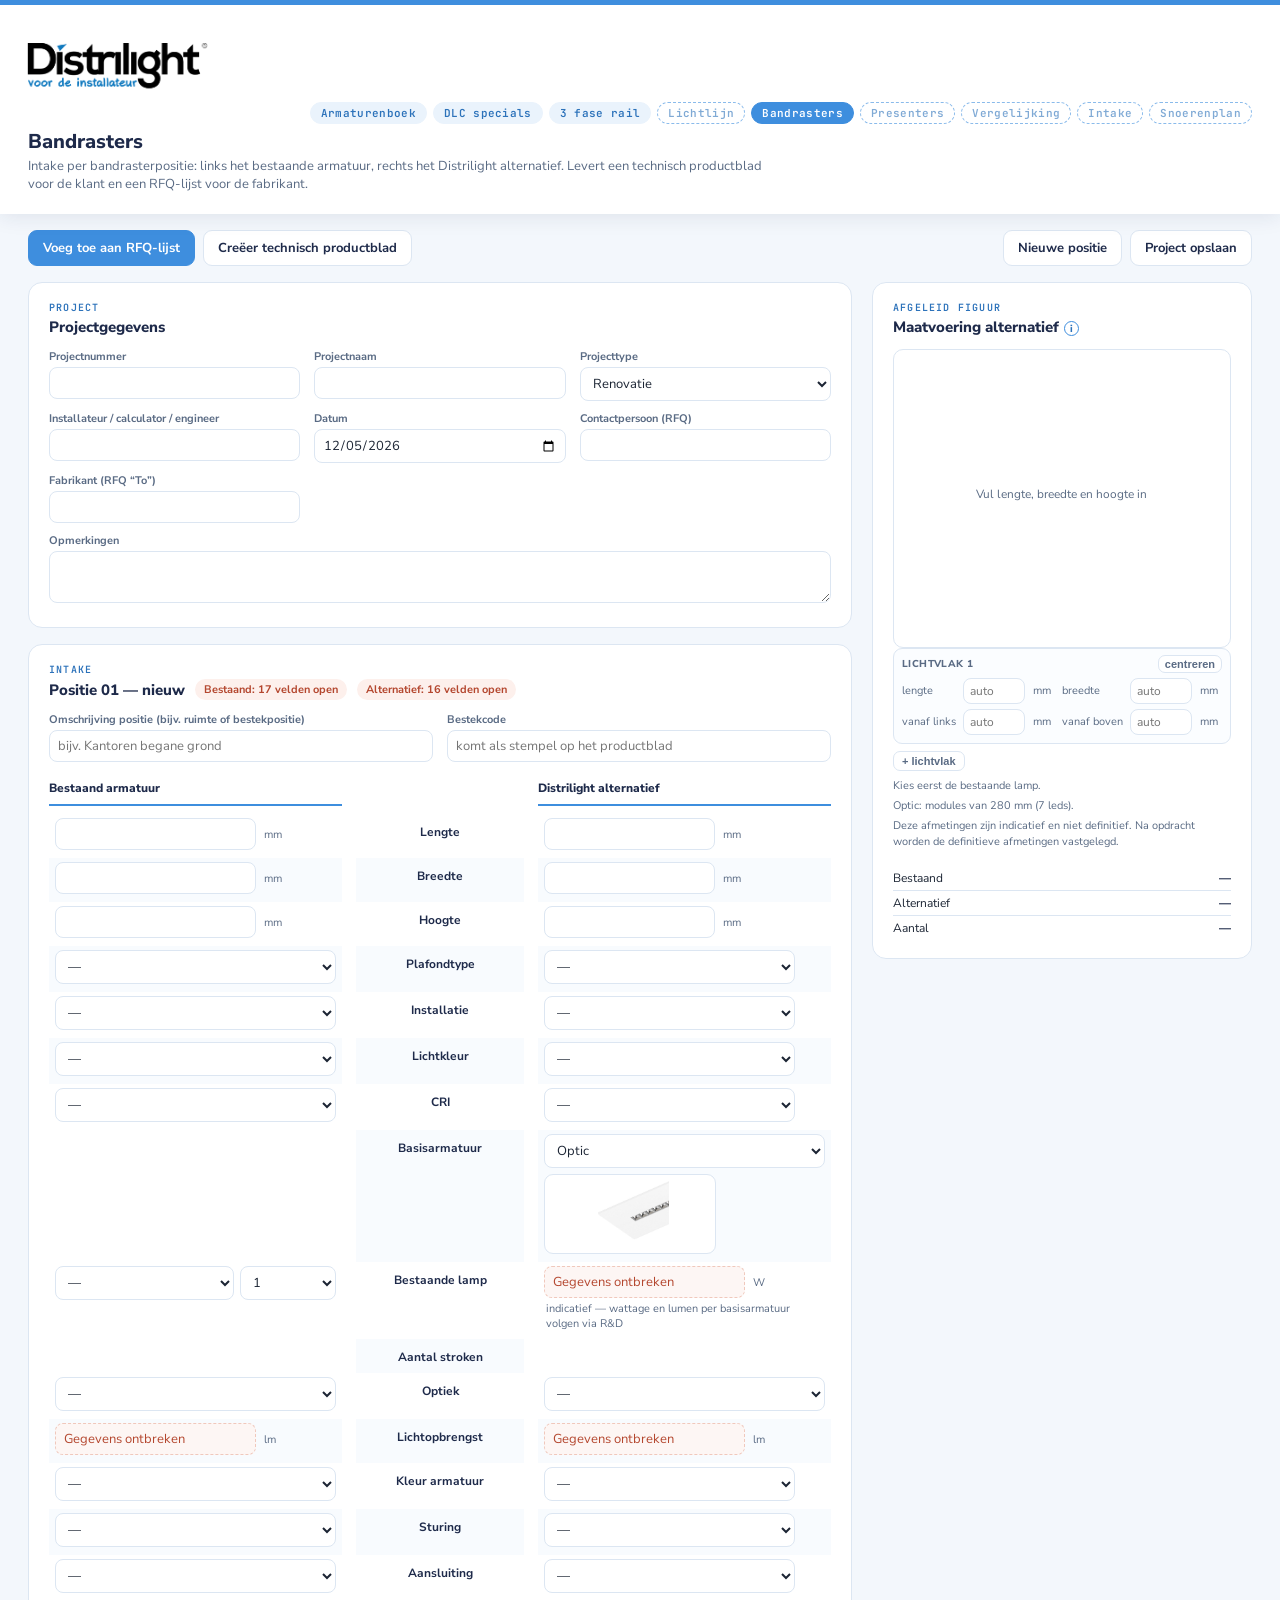
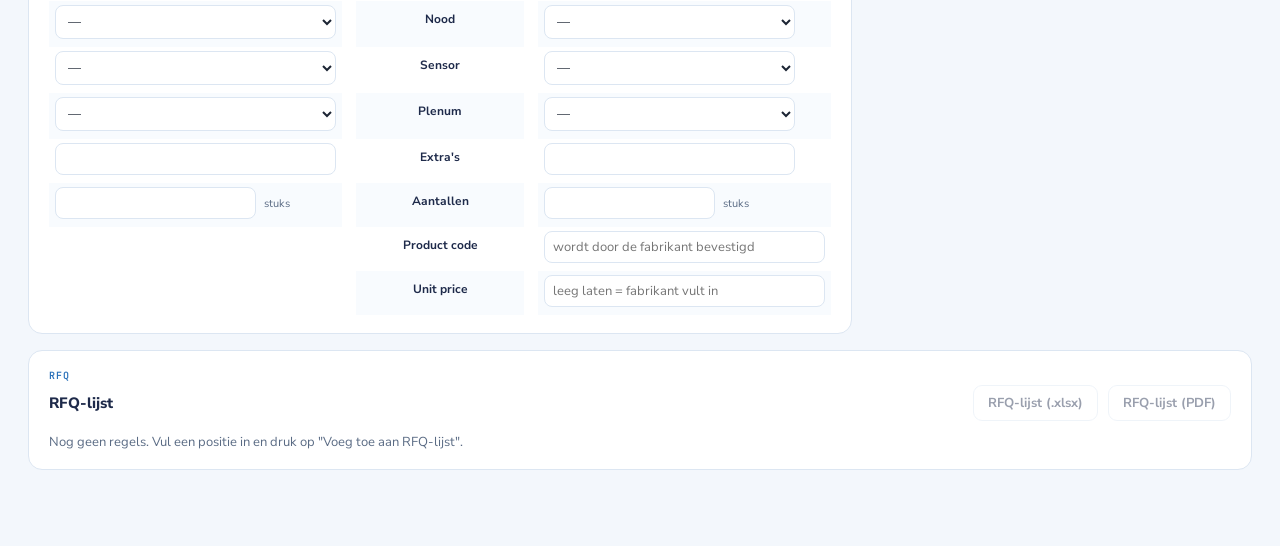
<file: bandrasters.html>
<!DOCTYPE html>
<html lang="nl">
<head>
<meta charset="UTF-8">
<!--__BASE_HREF__--><!-- wordt bij "Project opslaan" een <base href> naar de installatiemap; blijft hier inert. -->
<title>Bandrasters — Distrilight tools</title>
<meta name="viewport" content="width=device-width, initial-scale=1.0">
<!-- Schermlettertypes uit de repo en niet bij Google vandaan: deze tools worden vanaf
     schijf geopend en rondgestuurd, en mogen niet op een verbinding wachten. Zie de kop
     van fonts/schermfonts.css. -->
<link rel="stylesheet" href="fonts/schermfonts.css">
<link rel="stylesheet" href="suite-stijl.css">
<style>
  /* Palet, tabbladenrij en focusring staan in suite-stijl.css. */
  *{box-sizing:border-box;}
  html,body{margin:0;padding:0;}
  body{
    background:var(--paper);
    color:var(--ink);
    font-family:'Nunito Sans',sans-serif;
    -webkit-font-smoothing:antialiased;
  }
  h1,h2{font-family:'Nunito Sans',sans-serif; font-weight:800; letter-spacing:0;}

  header{
    background:var(--white);
    color:var(--ink);
    padding:12px 28px 8px;
    position:sticky; top:0; z-index:50;
    border-top:5px solid var(--blue);
    box-shadow:0 2px 20px rgba(30,42,74,.10);
  }
  .brandrow{display:flex; align-items:baseline; justify-content:space-between; flex-wrap:wrap; gap:8px;}
  .brand{display:flex; flex-direction:column; gap:0; align-items:flex-start;}
  .brand .logo{height:100px; width:auto; display:block; transform:translateX(-7.65%);}
  .title-row{display:flex; align-items:center; gap:14px; margin-top:4px; flex-wrap:wrap;}
  h1{font-size:20px; margin:0; font-weight:800; color:var(--navy-900);}
  .tagline{color:var(--slate); font-size:13px; margin-top:2px; max-width:760px; line-height:1.4;}

  main{max-width:1680px; margin:0 auto; padding:16px 28px 60px;}

  /* --- knoppenbalk --- */
  .balk{display:flex; gap:8px; flex-wrap:wrap; align-items:center; margin-bottom:16px;}
  .knop{
    border:1px solid var(--border); background:var(--white); color:var(--navy-900);
    font-family:'Nunito Sans',sans-serif; font-size:13px; font-weight:700;
    padding:8px 14px; border-radius:9px; cursor:pointer; transition:.12s;
  }
  .knop:hover{border-color:var(--blue); color:var(--blue-dark);}
  .knop.primair{background:var(--blue); border-color:var(--blue); color:#fff;}
  .knop.primair:hover{background:var(--blue-dark); border-color:var(--blue-dark); color:#fff;}
  .knop:disabled{opacity:.45; cursor:default;}
  .knop:disabled:hover{border-color:var(--border); color:var(--navy-900);}
  .balk .rek{flex:1;}

  /* --- kaarten --- */
  .werkblad{display:grid; grid-template-columns:minmax(720px,1fr) minmax(300px,380px); gap:20px; align-items:start;}
  /* minmax(0,1fr) en niet 1fr: een kolom van 1fr is nooit smaller dan zijn breedste
     inhoud, en dan dwong het intakeformulier op telefoonbreedte de hele pagina naar
     606 px - de kaarten erboven en eronder werden mee uitgerekt. */
  @media (max-width:1180px){ .werkblad{grid-template-columns:minmax(0,1fr);} }
  .kaart{
    background:var(--white); border:1px solid var(--border); border-radius:var(--radius);
    padding:18px 20px; margin-bottom:16px;
  }
  .kaart > h2{font-size:15px; margin:0 0 12px; color:var(--navy-900);}
  .eyebrow{font-family:'JetBrains Mono',monospace; font-size:10px; letter-spacing:.12em;
    text-transform:uppercase; color:var(--blue-dark); font-weight:600; display:block; margin-bottom:3px;}
  .zijkolom{position:sticky; top:150px;}

  /* --- formulier --- */
  label.vl{display:block; font-size:11px; font-weight:700; color:var(--slate); margin-bottom:3px;}
  input[type=text], input[type=number], input[type=date], select, textarea{
    width:100%; border:1px solid var(--border); border-radius:8px; padding:6px 8px;
    font-family:'Nunito Sans',sans-serif; font-size:13px; color:var(--ink); background:var(--white);
  }
  input:focus, select:focus, textarea:focus{outline:none; border-color:var(--blue);}
  textarea{resize:vertical; min-height:52px;}
  .raster{display:grid; gap:10px 14px;}
  .r3{grid-template-columns:repeat(3,1fr);}
  .r2{grid-template-columns:repeat(2,1fr);}
  @media (max-width:820px){ .r3,.r2{grid-template-columns:1fr;} }

  /* --- intaketabel: bestaand | veld | alternatief --- */
  .intake{display:grid; grid-template-columns:1fr 168px 1fr; gap:0 14px;}
  .intake .kop{
    font-size:12px; font-weight:800; color:var(--navy-900); padding:6px 0 8px;
    border-bottom:2px solid var(--blue); margin-bottom:8px;
  }
  .intake .kop.mid{border-bottom-color:transparent;}
  .intake .veldnaam{
    font-size:12px; font-weight:700; color:var(--navy-900); text-align:center;
    padding:11px 4px 8px; line-height:1.25;
  }
  .intake .cel{padding:4px 6px 8px;}
  .intake .cel.leeg{opacity:0;}
  /* Op telefoonbreedte passen bestaand | veldnaam | alternatief niet naast elkaar.
     De veldnaam gaat dan boven het linkervak staan (data-veld, gezet in
     tekenIntake()); rechts staat hij onzichtbaar, zodat beide vakken op dezelfde
     hoogte beginnen. Op een laptop verandert er niets. */
  @media (max-width:640px){
    .intake{grid-template-columns:minmax(0,1fr) minmax(0,1fr); gap:0 8px;}
    .intake .kop.mid, .intake .veldnaam{display:none;}
    .intake .cel{padding:4px 0 8px;}
    .intake .cel::before{content:attr(data-veld); display:block; font-size:11px; font-weight:700;
      color:var(--navy-900); margin-bottom:3px; line-height:1.25;}
    .intake .cel.rechts::before{visibility:hidden;}
    .intake .duo, .intake .duo.smal, .intake .tweeling{grid-template-columns:minmax(0,1fr);}
    /* een vervolgstap: het label boven het veld, anders blijft er naast label en ↺ geen keuzeveld over */
    .intake .stap{grid-template-columns:minmax(0,1fr); gap:1px;}
  }
  .rij-even{background:#F8FBFE;}
  .duo{display:grid; grid-template-columns:1fr 74px; gap:6px;}
  .duo.smal{grid-template-columns:1fr 96px;}
  .tweeling{display:grid; grid-template-columns:1fr 1fr; gap:8px;}
  .duo.krap{grid-template-columns:1fr 24px;}
  .met-reset{display:grid; grid-template-columns:1fr 26px; gap:4px; align-items:center;}
  .reset{
    border:1px solid var(--border); background:var(--white); color:var(--slate);
    border-radius:7px; height:30px; font-size:12px; cursor:pointer; padding:0;
  }
  .reset:hover{border-color:var(--blue); color:var(--blue-dark);}
  .reset.uit{visibility:hidden;}
  /* --- lichtvlakken: per vlak de maat en de plek --- */
  .lv{display:flex; flex-direction:column; gap:7px; align-items:flex-start;}
  .lvblok{
    width:100%; border:1px solid var(--border); border-radius:9px;
    background:#FBFDFF; padding:6px 8px 8px;
  }
  .lvkop{
    display:flex; align-items:center; justify-content:space-between; gap:8px;
    font-size:10px; font-weight:800; color:var(--slate); margin-bottom:5px;
    text-transform:uppercase; letter-spacing:.04em;
  }
  .lvkop .mini{padding:0 6px; line-height:16px; text-transform:none; letter-spacing:0;}
  .lvknoppen{display:flex; gap:4px; align-items:center;}
  .lvraster{display:grid; grid-template-columns:auto 1fr auto 1fr; gap:5px 7px; align-items:center;}
  .lvraster > label{font-size:11px; color:var(--slate); white-space:nowrap;}
  .lvraster input{padding:4px 6px; font-size:12px;}
  .berekend{
    border:1px dashed var(--border); border-radius:8px; padding:6px 8px; font-size:13px;
    background:#FBFDFF; color:var(--ink); min-height:32px;
  }
  .berekend.mist{color:#B4472F; border-color:#F0C8BC; background:#FDF6F4;}
  .eh{font-size:11px; color:var(--slate); align-self:center; padding-left:2px;}
  /* --- vervolgvragen: elke stap op een eigen regel, met een klein label ervoor --- */
  .stap{display:grid; grid-template-columns:72px minmax(0,1fr); gap:6px; align-items:center; margin-top:5px;}
  .stap .stl{font-size:11px; color:var(--slate);}
  .eh.was{display:block; margin-top:4px; color:#B4472F;}
  .eh.indicatief{display:block; margin-top:3px;}
  .special{display:inline-block; margin-top:4px; font-size:10px; font-weight:800; letter-spacing:.04em;
    text-transform:uppercase; color:#8A5A00; background:#FFF4DC; border:1px solid #F1D79A;
    border-radius:999px; padding:1px 8px;}
  .lvnoot{font-size:11px; color:var(--slate); line-height:1.45;}
  .lvnoot p{margin:0 0 4px;}
  .lvnoot p.fout{color:#B4472F; font-weight:700;}
  .status{font-size:11px; font-weight:700; padding:3px 9px; border-radius:999px; display:inline-block;}
  .status.ok{background:#E7F6EC; color:#1F7A3D;}
  .status.mist{background:#FDF0EC; color:#B4472F;}

  /* --- foto's bij de keuzes, en groot na een klik --- */
  .fototip{
    margin-top:6px; padding:0; width:100%; max-width:172px; display:block; overflow:hidden;
    border:1px solid var(--border); border-radius:9px; background:var(--white); cursor:zoom-in;
  }
  .fototip:hover{border-color:var(--blue);}
  .fototip img{display:block; width:100%; height:78px; object-fit:contain;}
  #fotoBg{
    position:fixed; inset:0; background:rgba(28,37,52,.62); z-index:210;
    display:none; align-items:center; justify-content:center; padding:32px; cursor:zoom-out;
  }
  #fotoBg.aan{display:flex;}
  #fotoBg figure{
    background:var(--white); border-radius:var(--radius); padding:16px; margin:0;
    max-width:min(680px,92vw);
  }
  #fotoBg img{display:block; max-width:100%; max-height:70vh; margin:0 auto;}
  #fotoBg figcaption{font-size:12px; color:var(--slate); text-align:center; margin-top:10px;}

  /* --- figuur --- */
  .figuurhint{font-size:11px; color:var(--slate); margin:6px 0 0; text-align:center;}
  .figuurhint.uit{display:none;}
  #figuur .sleepbaar{cursor:grab;}
  #figuur.sleept .sleepbaar{cursor:grabbing;}
  #figuur .as{transform-box:fill-box; transform-origin:center; transition:transform .1s ease-out;}
  #figuur .as:hover, #figuur .as.actief{transform:scale(1.5);}
  #figuur .as:hover line, #figuur .as.actief line{stroke-width:1.4;}
  #figuur [data-as="x"] .greep{cursor:ew-resize;}
  #figuur [data-as="y"] .greep{cursor:ns-resize;}
  #figuur{width:100%; height:auto; display:block; background:var(--white); touch-action:none;
    border:1px solid var(--border); border-radius:10px;}
  .samenvat{list-style:none; margin:12px 0 0; padding:0; font-size:12px;}
  .samenvat li{display:flex; justify-content:space-between; gap:10px; padding:4px 0;
    border-bottom:1px solid var(--border);}
  .samenvat li:last-child{border-bottom:0;}
  .samenvat b{font-weight:800; color:var(--navy-900);}

  /* --- RFQ-lijst --- */
  table.rfq{width:100%; border-collapse:collapse; font-size:12px;}
  table.rfq th{
    text-align:left; font-size:10px; letter-spacing:.06em; text-transform:uppercase;
    color:var(--slate); border-bottom:1px solid var(--border); padding:6px 8px; font-weight:700;
    white-space:nowrap;
  }
  table.rfq td{border-bottom:1px solid var(--border); padding:5px 8px; vertical-align:middle;}
  table.rfq tr.bewerkt td{background:var(--blue-light);}
  table.rfq input{padding:4px 6px; font-size:12px;}
  table.rfq .num{text-align:right;}
  .mini{
    border:1px solid var(--border); background:var(--white); color:var(--slate);
    border-radius:7px; padding:3px 8px; font-size:11px; font-weight:700; cursor:pointer;
  }
  .mini:hover{border-color:var(--blue); color:var(--blue-dark);}
  .leegmelding{color:var(--slate); font-size:13px; margin:6px 0 0;}

  /* --- PDF-voorbeeld --- */
  #voorbeeldBg{
    position:fixed; inset:0; background:rgba(28,37,52,.62); z-index:200;
    display:none; align-items:center; justify-content:center; padding:24px;
  }
  #voorbeeldBg.aan{display:flex;}
  .voorbeeldvak{
    background:var(--white); border-radius:var(--radius); width:min(1000px,96vw); height:min(92vh,1200px);
    display:flex; flex-direction:column; overflow:hidden;
  }
  .voorbeeldkop{display:flex; align-items:center; gap:10px; padding:10px 14px; border-bottom:1px solid var(--border);}
  .voorbeeldkop h2{font-size:14px; margin:0; flex:1;}
  .voorbeeldvak iframe{flex:1; border:0; width:100%;}
</style>
</head>
<body>

<header>
  <div class="brandrow">
    <div class="brand">
      <img class="logo" src="merk/Distrilight logo donker.png" alt="Distrilight">
    </div>
    <div class="badges">
      <a class="badge" href="armaturenboek.html">Armaturenboek</a>
      <a class="badge" href="dlc.html">DLC specials</a>
      <a class="badge" href="index.html">3 fase rail</a>
      <a class="badge binnenkort" href="lichtlijn.html" title="Deze tool komt er nog aan">Lichtlijn</a>
      <a class="badge active in-ontwikkeling" href="bandrasters.html" title="Deze tool werkt al, maar is nog niet af">Bandrasters</a>
      <a class="badge in-ontwikkeling" href="presenters.html" title="Deze tool werkt al, maar is nog niet af">Presenters</a>
      <a class="badge in-ontwikkeling" href="vergelijking.html" title="Deze tool werkt al, maar is nog niet af">Vergelijking</a>
      <a class="badge binnenkort" href="intake.html" title="Deze tool komt er nog aan">Intake</a>
      <a class="badge binnenkort" href="snoerenplan.html" title="Deze tool komt er nog aan">Snoerenplan</a>
    </div>
  </div>
  <div class="title-row">
    <h1>Bandrasters</h1>
  </div>
  <p class="tagline">Intake per bandrasterpositie: links het bestaande armatuur, rechts het Distrilight
    alternatief. Levert een technisch productblad voor de klant en een RFQ-lijst voor de fabrikant.</p>
</header>

<main>

<div class="balk">
  <button class="knop primair" id="knRfqToevoegen">Voeg toe aan RFQ-lijst</button>
  <button class="knop" id="knProductblad">Creëer technisch productblad</button>
  <span class="rek"></span>
  <button class="knop" id="knNieuw">Nieuwe positie</button>
  <button class="knop" id="knOpslaan">Project opslaan</button>
</div>

<div class="werkblad">
  <div>

    <div class="kaart">
      <span class="eyebrow">Project</span>
      <h2>Projectgegevens</h2>
      <div class="raster r3">
        <div><label class="vl" for="pNr">Projectnummer</label><input type="text" id="pNr"></div>
        <div><label class="vl" for="pNaam">Projectnaam</label><input type="text" id="pNaam"></div>
        <div><label class="vl" for="pType">Projecttype</label><select id="pType"></select></div>
        <div><label class="vl" for="pInst">Installateur / calculator / engineer</label><input type="text" id="pInst"></div>
        <div><label class="vl" for="pDatum">Datum</label><input type="date" id="pDatum"></div>
        <div><label class="vl" for="pContact">Contactpersoon (RFQ)</label><input type="text" id="pContact"></div>
        <div><label class="vl" for="pFabrikant">Fabrikant (RFQ &ldquo;To&rdquo;)</label><input type="text" id="pFabrikant"></div>
      </div>
      <div style="margin-top:10px"><label class="vl" for="pOpm">Opmerkingen</label><textarea id="pOpm"></textarea></div>
    </div>

    <div class="kaart">
      <span class="eyebrow">Intake</span>
      <h2 style="display:flex;align-items:center;gap:10px;flex-wrap:wrap">
        <span id="positieTitel">Positie</span>
        <span class="status" id="statusOud"></span>
        <span class="status" id="statusNieuw"></span>
      </h2>
      <div class="raster r2" style="margin-bottom:12px">
        <div><label class="vl" for="cOmschrijving">Omschrijving positie (bijv. ruimte of bestekpositie)</label><input type="text" id="cOmschrijving" placeholder="bijv. Kantoren begane grond"></div>
        <div><label class="vl" for="cBestekcode">Bestekcode</label><input type="text" id="cBestekcode" placeholder="komt als stempel op het productblad"></div>
      </div>
      <div class="intake" id="intake"></div>
    </div>

  </div>

  <div class="zijkolom">
    <div class="kaart">
      <span class="eyebrow">Afgeleid figuur</span>
      <h2 id="figuurkop">Maatvoering alternatief</h2>
      <svg id="figuur" viewBox="0 0 340 300" role="img" aria-label="Maatvoering van het alternatief"></svg>
      <p class="figuurhint" id="figuurhint">Sleep een pijl om een lichtvlak horizontaal of verticaal te verplaatsen.</p>
      <div id="lichtvlakvelden"></div>
      <ul class="samenvat" id="samenvat"></ul>
    </div>
  </div>
</div>

<div class="kaart">
  <span class="eyebrow">RFQ</span>
  <h2 style="display:flex;align-items:center;gap:10px;flex-wrap:wrap">
    <span>RFQ-lijst</span>
    <span class="rek" style="flex:1"></span>
    <button class="knop" id="knRfqXlsx">RFQ-lijst (.xlsx)</button>
    <button class="knop" id="knRfqPdf">RFQ-lijst (PDF)</button>
  </h2>
  <div id="rfqVak"></div>
</div>

</main>

<div id="voorbeeldBg">
  <div class="voorbeeldvak">
    <div class="voorbeeldkop">
      <h2 id="voorbeeldTitel">Voorbeeld</h2>
      <button class="knop" id="knDownload">Downloaden</button>
      <button class="knop" id="knSluitVoorbeeld">Sluiten</button>
    </div>
    <iframe id="voorbeeldFrame" title="PDF-voorbeeld"></iframe>
  </div>
</div>

<div id="fotoBg">
  <figure>
    <img id="fotoGroot" alt="">
    <figcaption id="fotoBijschrift"></figcaption>
  </figure>
</div>

<script src="vendor/pdf-lib.min.js"></script>
<script src="pdf-huisstijl.js"></script>
<script src="info-teken.js"></script>
<script src="melding.js"></script>
<script src="project-opslag.js"></script>
<!-- De foto's bij plafondtype, basisarmatuur, optiek, aansluiting en plenum.
     Ontbreekt het bestand, dan werkt de tool gewoon door, zonder foto's. -->
<script src="bandraster-beelden.js"></script>
<script>
/* ===================================================================
   Bandrasters — intake, technisch productblad en RFQ-lijst.

   Overgenomen uit Bandraster_Intake_Nieuw_V3.xlsx: de keuzelijsten en de
   lumentabel stonden daar op het verborgen blad "Datasheet", de rekenregels
   in de formules van "Formulier" en de Engelse RFQ-kolommen op
   "Bestelformulier". De Excel had drie vaste formulieren; hier is het aantal
   posities vrij.

   Drie dingen wijken bewust af van de Excel:
   - 5000K staat niet in de lijst. De lumentabel heeft per CRI alleen kolommen
     voor 2700/3000/4000/6500K, dus 5000K liep daar altijd vast op
     "Gegevens Ontbreken". Zodra de lumenwaarden er zijn kan hij erbij.
   - De sturingslijst schreef "Aan-uit" en "Aan-Uit+Dipswitch", terwijl de
     formules op "Aan-Uit" en "Aan-Uit-Dipswitch" testten - waardoor de
     aansluitlijst voor die twee leeg bleef. Hier bepaalt een expliciet veld
     (groep) welke aansluitlijst geldt, zodat schrijfwijze niet meer meetelt.
   - De RFQ nam de kleur van het BESTAANDE armatuur over (Bestelformulier!P21
     wees naar Formulier!B25). De fabrikant moet de kleur van het alternatief
     weten, dus die gaat mee.
   =================================================================== */

const $ = id => document.getElementById(id);

/* ======================= de gegevens uit de Excel ======================= */

/* Lumen per TL-buis, gesleuteld op CRI+kleurtemperatuur zoals de Excel dat deed:
   800/900 (CRI) + 27/30/40/65 (kleurtemperatuur). null = de leverancier voert
   die combinatie niet ("n.a." in de Excel). */
const LICHTBRON = [
  {naam:'TL8-18W', lm:{827:1350, 830:1350, 840:1350, 865:1300, 927:null, 930:1100, 940:1200, 965:1150}},
  {naam:'TL8-36W', lm:{827:3350, 830:3350, 840:3350, 865:3250, 927:null, 930:2800, 940:2800, 965:2800}},
  {naam:'TL8-58W', lm:{827:5200, 830:5200, 840:5200, 865:5000, 927:null, 930:4350, 940:4600, 965:4550}},
  {naam:'TL5-14W', lm:{827:1350, 830:1350, 840:1350, 865:1250, 927:null, 930:null, 940:null, 965:null}},
  {naam:'TL5-21W', lm:{827:1900, 830:1900, 840:1900, 865:1750, 927:null, 930:null, 940:null, 965:null}},
  {naam:'TL5-24W', lm:{827:1750, 830:1750, 840:1750, 865:1650, 927:null, 930:null, 940:1600, 965:1600}},
  {naam:'TL5-28W', lm:{827:2600, 830:2600, 840:2600, 865:2400, 927:null, 930:null, 940:null, 965:null}},
  {naam:'TL5-35W', lm:{827:3300, 830:3300, 840:3300, 865:3100, 927:null, 930:null, 940:null, 965:null}},
  {naam:'TL5-39W', lm:{827:3100, 830:3100, 840:3100, 865:2900, 927:null, 930:null, 940:null, 965:null}},
  {naam:'TL5-49W', lm:{827:4300, 830:4300, 840:4300, 865:4100, 927:null, 930:null, 940:4200, 965:4200}},
  {naam:'TL5-54W', lm:{827:4450, 830:4450, 840:4450, 865:4150, 927:null, 930:null, 940:4300, 965:4300}},
  {naam:'TL5-80W', lm:{827:6150, 830:6150, 840:6150, 865:5850, 927:null, 930:null, 940:null, 965:null}},
];

/* Optiekrendement: welk deel van de lampstroom het armatuur uit komt. De oude
   optieken verschillen sterk, de nieuwe zitten op 0,95 - behalve de zwarte
   lensoptiek, die 0,90 haalt. */
const OPTIEK_OUD = [
  {naam:'Opaal',                f:0.665},
  {naam:'Prisma',               f:0.676},
  {naam:'Reflector mat',        f:0.711},
  {naam:'Reflector hoogglans',  f:0.835},
  {naam:'A-symmetrisch',        f:0.766},
];
const OPTIEK_NIEUW = [
  {naam:'Opaal UGR<22',                 f:0.95, en:'Diffuser'},
  {naam:'Microprismatisch UGR<19',      f:0.95, en:'Microprismatic'},
  {naam:'Reflector Mat UGR<19',         f:0.95, en:'Reflector Matt'},
  {naam:'Reflector Hoogglans UGR<19',   f:0.95, en:'Reflector Gloss'},
  {naam:'A-symmetrisch',                f:0.95, en:'Asymmetrical'},
  {naam:'Lens Optiek Wit UGR<19',       f:0.95, en:'Lens White'},
  {naam:'Lens Optiek Zwart UGR<19',     f:0.90, en:'Lens Black'},
];

/* ======================= de nieuwe opzet (november 2026) =======================
   De binnendienst zette in een lijst wat er nog in de configurator moest
   (docs/bronnen/bandraster_lijst.xlsx): andere plafondtypes, vier basisarmaturen met
   een tabel van strookmaten, en bij sturing, aansluiting, sensor, nood en plenum een
   reeks vervolgvragen. Die lijst vervangt de keuzes van het oude werkboek (de
   gebruiker, 9 november: "vervangen"). Wat er nog niet in staat - de strookmaten van
   EU (Opaal/Microprismatisch), wattage en lumen per familie - volgt via R&D en Quenn
   en Elise, en staat hier als "volgt", nooit als een gok. De foto's zijn er sinds
   13 november (bandraster-beelden.js). */

/* Plafondtypes: Standaard of Special. Special staat in de tool en in de RFQ (de
   fabrikant moet het weten), niet op het productblad voor de klant. "Gypsun" in de
   lijst is Gypsum. */
const PLAFONDTYPE = [
  {naam:'Lay-On Ceiling',          soort:'Standaard', en:'Lay-On Ceiling'},
  {naam:'Opbouw',                  soort:'Standaard', en:'Surface-Mounted'},
  {naam:'Clip-In Metal Ceiling',   soort:'Special',   en:'Clip-In Metal Ceiling'},
  {naam:'Hook-Over Metal Ceiling', soort:'Special',   en:'Hook-Over Metal Ceiling'},
  {naam:'Hook-On Metal Ceiling',   soort:'Special',   en:'Hook-On Metal Ceiling'},
  {naam:'Lay-In Ceiling',          soort:'Special',   en:'Lay-In Ceiling'},
  {naam:'Gypsum Board Ceiling',    soort:'Special',   en:'Gypsum Board Ceiling'},
];

/* De vier basisarmaturen ("optiek" in de lijst). De optiekkeuze daaronder blijft
   (OPTIEK_NIEUW): de lichtberekening rekent met haar rendement. */
const BASIS = [
  {naam:'EU (Opaal/Microprismatisch)', en:'EU (Opal/Microprismatic)'},
  {naam:'EU (Ledil)',                  en:'EU (Ledil)'},
  {naam:'Flexcore',                    en:'Flexcore'},
  {naam:'Optic',                       en:'Optic'},
];

/* "Bestaande lamp met afmetingen nieuw raster": per oude buis de strookmaten van het
   alternatief. A is de breedte van een strook, B de lengte; meer buizen zijn meer
   stroken naast elkaar in de breedte ("2x40mm"). De tabel kent de buizen alleen per
   lengte: 60 cm (T8 18W, T5 14/24W), 90 cm (T5 21/39W), 120 cm (T8 36W, T5 28/54W) en
   150 cm (T8 58W, T5 35/49/80W), en alleen de aantallen hieronder - een combinatie die
   er niet in staat (3 x 36W, 2 x 21W) krijgt geen voorstel.
   - EU (Opaal/Microprismatisch): de lijst laat A en B leeg; volgt via R&D.
   - Flexcore: bij 3 en 4 buizen blijft het 2 stroken van 86 mm. 815 mm (90 cm) heeft
     in de lijst de opmerking "R&D check".
   - Optic: modules van 280 mm (7 leds), dus B is een veelvoud van 280.
   minRuimte: "Minimale ruimte A is 30mm per kant" (EU Opaal en Flexcore; bij EU Ledil
   en Optic staat er "??"). Of dat rond elke strook geldt of alleen aan de buitenkanten
   is nog een vraag aan Quenn en Elise; voorlopig rond elke strook (strookRuimte()). */
const LENGTEKLASSE = {
  'TL8-18W':60, 'TL5-14W':60, 'TL5-24W':60,
  'TL5-21W':90, 'TL5-39W':90,
  'TL8-36W':120, 'TL5-28W':120, 'TL5-54W':120,
  'TL8-58W':150, 'TL5-35W':150, 'TL5-49W':150, 'TL5-80W':150,
};
const STROOK_RIJEN = {60:[1, 2, 3, 4], 90:[1], 120:[1, 2], 150:[1, 2]};
const STROOK = {
  'EU (Opaal/Microprismatisch)': {a:null, b:null, minRuimte:30},
  'EU (Ledil)': {a:40, b:{60:560, 90:840, 120:1140, 150:1445}, stroken:[0, 1, 2, 3, 4], minRuimte:null},
  'Flexcore':   {a:86, b:{60:545, 90:815, 120:1068, 150:1395}, stroken:[0, 1, 2, 2, 2], minRuimte:30},
  'Optic':      {a:40, b:{60:560, 90:840, 120:1120, 150:1400}, stroken:[0, 1, 2, 3, 4], minRuimte:null, module:280},
};

const MATEN_INDICATIEF = 'Deze afmetingen zijn indicatief en niet definitief. Na opdracht worden de definitieve afmetingen vastgelegd.';

const STURING = [
  {naam:'Aan-Uit',              en:'On-Off'},
  {naam:'DALI',                 en:'DALI'},
  {naam:'1-10V',                en:'1-10V'},
  {naam:'PushDim',              en:'Push-dim'},
  {naam:'Fase dimbaar',         en:'Phase-cut dimmable'},
  {naam:'Draadloos Casambi',    en:'Wireless Casambi'},
  {naam:'Draadloos Philips',    en:'Wireless Philips'},
  {naam:'Halfdraadloos Helvar', en:'Semi-wireless Helvar'},
];

/* Vervolgvragen: een keuze met vragen die pas verschijnen bij een bepaald antwoord
   ("Nee/Ja? > Geintegreerd/Extern? > ..." in de lijst). Elke stap is een eigen veld
   in oud/nieuw, zodat het spiegelen naar rechts per veld blijft werken (rechts(),
   volgt, ↺). Een stap die niet in beeld is, telt nergens mee. opties: [naam, Engels];
   een stap zonder opties is een tekst- of getalveld. */
const ANDERS = 'Anders:';
const VERVOLG = {
  aansluiting: [
    {id:'aansluiting', opties:[['Geen (direct driver)', 'None (direct to driver)'], ['GST18i3 chassis', 'GST18i3 chassis'],
      ['GST18i4 chassis', 'GST18i4 chassis'], ['GST18i5 chassis', 'GST18i5 chassis'],
      ['Stekerbaar', 'Plug-in'], ['Snoer', 'Cord']]},
    {id:'aansluitMerk', label:'Merk', opties:[['InstalinQ', 'InstalinQ'], ['Adels', 'Adels'], ['Wieland', 'Wieland'], [ANDERS, '']],
      als: w => w('aansluiting')==='Stekerbaar'},
    {id:'aansluitMerkAnders', label:'Merk', soort:'tekst', als: w => w('aansluiting')==='Stekerbaar' && w('aansluitMerk')===ANDERS},
    {id:'aansluitAders', label:'Aders', opties:[['2', '2-pole'], ['3', '3-pole'], ['4', '4-pole'], ['5', '5-pole'], ['5+2 (BST)', '5+2-pole (BST)']],
      als: w => w('aansluiting')==='Stekerbaar'},
    {id:'aansluitBrandklasse', label:'Brandklasse', opties:[['Eca', 'Eca'], ['Dca', 'Dca'], ['Cca', 'Cca'], ['B2ca', 'B2ca']],
      als: w => w('aansluiting')==='Stekerbaar'},
    {id:'aansluitSnoer', label:'Steker', opties:[['Schuko', 'Schuko plug'], ['Eurosnoer', 'Euro plug']],
      als: w => w('aansluiting')==='Snoer'},
    {id:'aansluitLengte', label:'Lengte', soort:'getal', eenheid:'m', als: w => w('aansluiting')==='Snoer'},
  ],
  sensor: [
    {id:'sensor', opties:[['Nee', 'No'], ['Ja', 'Yes']]},
    {id:'sensorPlaats', label:'Plaats', opties:[['Geïntegreerd', 'integrated'], ['Extern', 'external']], als: w => w('sensor')==='Ja'},
    {id:'sensorVerbinding', label:'Verbinding', opties:[['Bedraad', 'wired'], ['Draadloos', 'wireless']], als: w => w('sensor')==='Ja'},
    {id:'sensorSoort', label:'Soort', opties:[['Beweging', 'motion'], ['Daglicht', 'daylight'], ['Beweging + daglicht', 'motion + daylight']],
      als: w => w('sensor')==='Ja'},
  ],
  nood: [
    {id:'nood', opties:[['Geen', 'No'], ['Centraal', 'Central battery'], ['Decentraal', 'Self-contained']]},
    {id:'noodTest', label:'Test', opties:[['Manueel', 'manual test'], ['Autotest', 'self-test']], als: w => /^(Centraal|Decentraal)$/.test(w('nood'))},
    {id:'noodDuur', label:'Duur', opties:[['1 uur', '1h'], ['3 uur', '3h']], als: w => /^(Centraal|Decentraal)$/.test(w('nood'))},
    {id:'noodDali', label:'DALI', opties:[['Nee', ''], ['Ja', 'DALI']], als: w => /^(Centraal|Decentraal)$/.test(w('nood'))},
  ],
  plenum: [
    {id:'plenum', opties:[['Nee', 'No'], ['Ja', 'Yes']]},
    {id:'plenumSoort', label:'Uitvoering', opties:[['Standaard', 'standard'], ['Special', 'special']], als: w => w('plenum')==='Ja'},
    {id:'plenumSpecial', label:'Special', soort:'tekst', als: w => w('plenum')==='Ja' && w('plenumSoort')==='Special'},
  ],
};

const MONTAGE = [
  {naam:'Inbouw', en:'Recessed'},
  {naam:'Inleg',  en:'Inlay'},
  {naam:'Opbouw', en:'Surface-Mount'},
  {naam:'Pendel', en:'Pendant'},
];

const LIJST = {
  projecttype:  ['Renovatie', 'Nieuwbouw'],
  plafondtype:  PLAFONDTYPE.map(p=>p.naam).concat(ANDERS),
  montage:      MONTAGE.map(m=>m.naam),
  kleurtemp:    ['2700K', '3000K', '4000K', '6500K'],
  cri:          ['80+', '90+'],
  aantalLb:     ['1', '2', '3', '4'],
  lichtbron:    LICHTBRON.map(l=>l.naam),
  optiekOud:    OPTIEK_OUD.map(o=>o.naam),
  optiekNieuw:  OPTIEK_NIEUW.map(o=>o.naam),
  armatuurkleur:['Wit (RAL 9016)', 'Zwart (RAL 9005)', 'Anders (RAL)'],
  sturing:      STURING.map(s=>s.naam).concat(ANDERS),
  basis:        BASIS.map(b=>b.naam).concat(ANDERS),
};

/* Vertaaltabellen voor de RFQ; die gaat naar de fabrikant en is Engelstalig,
   net als het Bestelformulier in de Excel. */
const zoekEn = (tabel, naam) => { const r = tabel.find(x=>x.naam===naam); return r ? r.en : (naam||''); };
const EN_KLEURTEMP = k => k || '';
const EN_CRI = c => c==='80+' ? 'CRI 80' : c==='90+' ? 'CRI 90' : '';

/* ======================= foto's bij de keuzes =======================
   Onder het plafondtype, de basisarmatuur, de optiek, de aansluiting en het plenum
   staat een foto: aan de naam alleen zie je niet welk plafond, welk profiel of welke
   steker je kiest. Op het productblad gaan die van de optiek en de aansluiting mee.

   Ze kunnen niet als losse bestanden naast de tool staan. Vanaf schijf (file://)
   weigert de browser een plaatje in een canvas uit te lezen - "tainted canvas" -
   en dan komt het een PDF nooit in. Daarom staan ze, net als de productfoto's van
   presenters.html, als data-URI in een javascriptbestand: bandraster-beelden.js
   in de hoofdmap. Ontbreekt het bestand, dan werkt de tool gewoon door, zonder foto's.

   Sinds 13 november 2026 is dat de definitieve set, door de gebruiker aangeleverd. Tot
   dan stonden er voorlopige renders uit de werkboeken in, en kon je onderaan de pagina
   in een kaart "Foto's" zelf foto's toevoegen en het bestand opslaan. Die kaart is met
   de definitieve set weggehaald; hij staat in de git-geschiedenis, tot en met 128610c. */
const BEELDEN = window.BANDRASTER_BEELDEN || {};

/* Gezocht wordt op de naam zelf; de genormaliseerde vorm vangt alleen verschil in
   hoofdletters en spaties op. */
const fotoNaam    = naam => String(naam || '').trim();
const fotoSleutel = naam => fotoNaam(naam).toLowerCase().replace(/[^a-z0-9]+/g, '');

function beeldVoor(soort, naam){
  if(!naam) return '';
  const tabel = BEELDEN[soort] || {};
  if(tabel[naam]) return tabel[naam];
  const gezocht = fotoSleutel(naam);
  const sleutel = Object.keys(tabel).find(k => fotoSleutel(k) === gezocht);
  return sleutel ? tabel[sleutel] : '';
}

/* Het duimnagelbeeld onder een keuzelijst in het intakeformulier. Is er geen
   foto, dan komt er niets: een lege plek per rij maakt het formulier alleen
   maar langer. */
function fotoBij(cel, soort, naam){
  const uri = beeldVoor(soort, naam);
  if(!uri) return;
  const k = el('button', 'fototip');
  k.type = 'button';
  k.title = naam + ' — klik om te vergroten';
  const i = document.createElement('img');
  i.src = uri; i.alt = naam;
  k.appendChild(i);
  k.addEventListener('click', function(){ toonFoto(uri, naam); });
  cel.appendChild(k);
}
function toonFoto(uri, naam){
  $('fotoGroot').src = uri;
  $('fotoGroot').alt = naam;
  $('fotoBijschrift').textContent = naam;
  $('fotoBg').classList.add('aan');
}
function sluitFoto(){
  $('fotoBg').classList.remove('aan');
  $('fotoGroot').removeAttribute('src');
}

/* ======================= de staat =======================
   Eén concept (het formulier waar je nu in werkt) en een lijst posities (de
   RFQ-regels). "Voeg toe aan RFQ-lijst" schuift het concept de lijst in; een
   regel terugklikken laadt hem weer in het formulier. */

/* Elke stap van de vervolgvragen een leeg veld (aansluiting, aansluitMerk, ...). */
function vervolgLeeg(){
  const o = {};
  Object.keys(VERVOLG).forEach(k => VERVOLG[k].forEach(s => { o[s.id] = ''; }));
  return o;
}
function leegConcept(){
  return {
    omschrijving:'',
    bestekcode:'',
    oud: Object.assign({
      lengte:'', breedte:'', hoogte:'', plafondtype:'', plafondAnders:'', montage:'',
      kleurtemp:'', cri:'', lichtbron:'', aantalLb:'1', optiek:'', kleur:'', kleurRal:'',
      sturing:'', sturingAnders:'', extras:'', aantal:'',
    }, vervolgLeeg()),
    nieuw: Object.assign({
      lengte:'', breedte:'', hoogte:'', plafondtype:'', plafondAnders:'', montage:'',
      kleurtemp:'', cri:'', optiek:'', kleur:'', kleurRal:'',
      sturing:'', sturingAnders:'', extras:'', aantal:'',
      basis:'Optic', basisAnders:'', stroken:'', lichtvlakken:[leegLichtvlak()],
      productcode:'', prijs:'',
    }, vervolgLeeg()),
    /* Per veld-id: staat false zodra de rechterkant bewust afwijkt van links.
       Ontbreekt de sleutel, dan volgt rechts links - zoals de Excel dat met
       =IF(ISBLANK(B14),"",B14) deed, maar hier te doorbreken. */
    volgt:{},
  };
}

function leegProject(){
  return {
    versie:1,
    project:{nr:'', naam:'', type:'Renovatie', inst:'', datum:vandaag(), contact:'', fabrikant:'', opm:''},
    instellingen:{efficacy:140, maxWatt:60},
    concept:leegConcept(),
    posities:[],
    bewerkt:-1,     /* index in posities die het concept nu bewerkt, of -1 */
  };
}

function vandaag(){
  const d=new Date();
  return d.getFullYear()+'-'+String(d.getMonth()+1).padStart(2,'0')+'-'+String(d.getDate()).padStart(2,'0');
}

/* Wordt bij "Project opslaan" (zie slaProjectOp()) volgeschreven met het huidige
   project - blijft null in de originele tool, net als bij dlc.html. */
const OPGESLAGEN_PROJECT = /*__PROJECT_DATA_START__*/null/*__PROJECT_DATA_END__*/;

const PROJECT_VERSIE = 1;
let P = leegProject();
/* Een heel project in de tool zetten: uit het ingebakken bestand hieronder, of uit de
   balk van project-opslag.js die vraagt of je verder wilt waar je gebleven was. */
function herstelProject(bron){
    P = Object.assign(leegProject(), bron.P);
    /* Mergen i.p.v. vervangen: velden die sinds het opslaan zijn bijgekomen
       blijven anders undefined. */
    P.project      = Object.assign(leegProject().project, P.project||{});
    P.instellingen = Object.assign(leegProject().instellingen, P.instellingen||{});
    P.concept      = herstelConcept(P.concept);
    P.posities     = (P.posities||[]).map(herstelConcept);
}
if(OPGESLAGEN_PROJECT){
  try{
    if(ProjectOpslag.controleer(OPGESLAGEN_PROJECT, PROJECT_VERSIE, 'de bandrastertool')){
      herstelProject(OPGESLAGEN_PROJECT);
    }
  }catch(err){
    console.error('Kon opgeslagen project niet laden:', err);
    alert('Het opgeslagen project kon niet worden geladen: '+(err&&err.message?err.message:err));
    P = leegProject();
  }
}
function herstelConcept(c){
  const leeg = leegConcept();
  if(!c) return leeg;
  const nieuw = Object.assign(leeg.nieuw, c.nieuw||{});
  /* Een project van voor de meervoudige lichtvlakken heeft er een, als twee losse
     velden. Die gaan over naar het eerste vlak in de lijst; hun oude sleutels
     verdwijnen, zodat er niet twee waarheden over dezelfde maat blijven staan. */
  if(!Array.isArray(c.nieuw && c.nieuw.lichtvlakken)){
    nieuw.lichtvlakken = [{l:nieuw.lichtvlakL||'', b:nieuw.lichtvlakB||'', x:'', y:''}];
  }
  delete nieuw.lichtvlakL; delete nieuw.lichtvlakB;
  nieuw.lichtvlakken = (nieuw.lichtvlakken||[])
    .map(v => ({l:String(v&&v.l||''), b:String(v&&v.b||''), x:String(v&&v.x||''), y:String(v&&v.y||'')}));
  if(!nieuw.lichtvlakken.length) nieuw.lichtvlakken = [leegLichtvlak()];
  const oud = Object.assign(leeg.oud, c.oud||{});
  const volgt = Object.assign({}, c.volgt||{});
  herstelKeuzes(oud); herstelKeuzes(nieuw);
  /* Was de rechterkant van een oude keuze losgeknipt, dan hoort wat daaruit is omgezet
     ook bij rechts: elke stap van die vervolgvraag wordt dan los. */
  if('ventilatie' in volgt){ if(volgt.ventilatie===false) volgt.plenum = false; delete volgt.ventilatie; }
  Object.keys(VERVOLG).forEach(k => {
    if(volgt[k]===false) VERVOLG[k].forEach(s => { volgt[s.id] = false; });
  });
  return {
    omschrijving: c.omschrijving||'',
    bestekcode:   c.bestekcode||'',
    oud:   oud,
    nieuw: nieuw,
    volgt: volgt,
  };
}
/* Een project van voor de nieuwe opzet (november 2026) heeft de keuzes van het oude
   werkboek. Omgezet wordt wat eenduidig is; de rest blijft zichtbaar - als "Anders:"
   met de oude naam, of als "was: ..." bij de vervolgvraag (<id>Was), die dan als niet
   ingevuld telt en dus niet stil de RFQ in gaat. Werkt op het oud- of nieuw-object
   zelf, en laat een project in de nieuwe opzet ongemoeid. */
function herstelKeuzes(z){
  let m;
  if(z.basis==='Optic bandraster') z.basis = 'Optic';
  if(z.basis==='Flexcore bandraster') z.basis = 'Flexcore';
  if(['Systeemplafond', 'Bandrasterplafond', 'Klimaatplafond', 'Baffle Plafond'].indexOf(z.plafondtype) >= 0){
    z.plafondAnders = z.plafondtype; z.plafondtype = ANDERS;
  }
  if(z.sturing==='Pushdim-Switchdim') z.sturing = 'PushDim';
  if(z.sturing==='Aan-Uit+Dipswitch'){ z.sturingAnders = z.sturing; z.sturing = ANDERS; }
  const a = z.aansluiting;
  if(a && !VERVOLG.aansluiting[0].opties.some(o => o[0]===a)){
    if(a==='Kaal') z.aansluiting = 'Geen (direct driver)';
    else if((m = /^GST18-([35]) male chassis$/.exec(a))) z.aansluiting = 'GST18i' + m[1] + ' chassis';
    else if((m = /^(Eurosteker|RA-steker) snoer (\d+)m$/.exec(a))){
      z.aansluiting = 'Snoer'; z.aansluitSnoer = m[1]==='RA-steker' ? 'Schuko' : 'Eurosnoer'; z.aansluitLengte = m[2];
    }
    else { z.aansluitingWas = a; z.aansluiting = ''; }
  }
  if(z.sensor==='Geen Sensor') z.sensor = 'Nee';
  else if((m = /^Sensor (Daglicht|Beweging)$/.exec(z.sensor||''))){ z.sensor = 'Ja'; z.sensorSoort = m[1]; }
  if(z.nood==='Geen Nood') z.nood = 'Geen';
  else if((m = /^Ja, ([13]) uur (DALI )?(autotest|manuele test)$/.exec(z.nood||''))){
    /* centraal of decentraal zei de oude lijst niet: die blijft open */
    z.noodWas = z.nood; z.nood = '';
    z.noodTest = m[3]==='autotest' ? 'Autotest' : 'Manueel'; z.noodDuur = m[1] + ' uur'; z.noodDali = m[2] ? 'Ja' : 'Nee';
  }
  if('ventilatie' in z){
    if(!z.plenum && (z.ventilatie==='Ja' || z.ventilatie==='Nee')) z.plenum = z.ventilatie;
    delete z.ventilatie;
  }
}

/* ======================= lezen en rekenen ======================= */

function getal(v){
  if(v===''||v==null) return null;
  const n = parseFloat(String(v).replace(',','.'));
  return isFinite(n) ? n : null;
}

/* Rechts volgt links tenzij het veld losgeknipt is. Eén functie, zodat er nergens
   twee waarheden over dezelfde waarde ontstaan. */
function volgtLinks(c, id){ return c.volgt[id] !== false; }
function rechts(c, id){ return volgtLinks(c, id) ? c.oud[id] : c.nieuw[id]; }
function zetRechts(c, id, waarde){ c.volgt[id] = false; c.nieuw[id] = waarde; }
function koppelTerug(c, id){ delete c.volgt[id]; c.nieuw[id] = c.oud[id]; }

/* De lichtvlakken zijn geen intakeveld maar volgen uit de buitenmaat. Een armatuur
   kan er meer dan een hebben, en ze hoeven niet symmetrisch te liggen, dus het is
   een lijst. Per vlak zijn vier velden in te vullen: de maat (l x b) en de plek
   (x vanaf de linkerkant, y vanaf de bovenkant, in het bovenaanzicht). Wat leeg
   blijft wordt uitgerekend: RAND rondom, en bij meer vlakken de overgebleven
   lengte eerlijk over de gaten ervoor, ertussen en erna. Leeghalen is dus ook de
   manier om een veld weer los te laten. */
const RAND = 15;
function leegLichtvlak(){ return {l:'', b:'', x:'', y:''}; }

function lichtvlakken(c){
  const v = strookVoorstel(c);
  if(!v.reden) return strookVlakken(c, v);
  const L = getal(rechts(c,'lengte')), B = getal(rechts(c,'breedte'));
  const lijst = (c.nieuw.lichtvlakken && c.nieuw.lichtvlakken.length)
    ? c.nieuw.lichtvlakken : [leegLichtvlak()];
  const n = lijst.length;
  /* Hele millimeters: de fabrikant krijgt deze maat, geen 577,5. Wat er door het
     afronden overblijft gaat vanzelf in de gaten zitten. */
  const stdL = L==null ? null : Math.max(10, Math.floor((L - (n+1)*RAND) / n));
  const stdB = B==null ? null : Math.max(10, Math.floor(B - 2*RAND));
  const maten = lijst.map(v => ({
    l: getal(v.l)!=null ? getal(v.l) : stdL,
    b: getal(v.b)!=null ? getal(v.b) : stdB,
  }));
  /* Wat er na de vlakken aan lengte overblijft gaat gelijk over de n+1 gaten. */
  const som = maten.reduce((t,m) => t + (m.l||0), 0);
  const gat = (L==null) ? null : (L - som) / (n + 1);
  const uit = [];
  let loop = gat;
  for(let i = 0; i < n; i++){
    const m = maten[i], eigenX = getal(lijst[i].x), eigenY = getal(lijst[i].y);
    uit.push({
      l: m.l, b: m.b,
      x: eigenX!=null ? eigenX : loop,
      y: eigenY!=null ? eigenY : ((B==null || m.b==null) ? null : (B - m.b) / 2),
    });
    if(loop!=null) loop += (m.l||0) + gat;
  }
  return uit;
}

/* Stroken uit de strooktabel (strookVoorstel()): n vlakken van A x B, naast elkaar in
   de breedte, elk midden in de lengte, met gelijke tussenruimtes - zo liggen de oude
   buizen ook. Wat getypt of gesleept is wint, net als hierboven; vlakken in de lijst
   voorbij n tellen niet mee. */
function strookVlakken(c, v){
  const L = getal(rechts(c,'lengte')), B = getal(rechts(c,'breedte'));
  const lijst = c.nieuw.lichtvlakken || [];
  const maten = [];
  for(let i = 0; i < v.n; i++){
    const e = lijst[i] || {};
    maten.push({l: getal(e.l)!=null ? getal(e.l) : v.b, b: getal(e.b)!=null ? getal(e.b) : v.a, e: e});
  }
  const som = maten.reduce((t,m) => t + m.b, 0);
  const gat = B==null ? null : (B - som) / (v.n + 1);
  const uit = [];
  let loop = gat;
  maten.forEach(function(m){
    const eigenX = getal(m.e.x), eigenY = getal(m.e.y);
    uit.push({
      l: m.l, b: m.b,
      x: eigenX!=null ? eigenX : (L==null ? null : (L - m.l) / 2),
      y: eigenY!=null ? eigenY : loop,
    });
    if(loop!=null) loop += m.b + gat;
  });
  return uit;
}

/* De maten als tekst, voor het productblad en de RFQ. Zijn alle vlakken gelijk,
   dan "2x 585 x 270" in plaats van dezelfde maat twee keer. */
function lichtvlakTekst(c, maal, eenheid){
  const m = lichtvlakken(c).filter(v => v.l!=null && v.b!=null)
    .map(v => Math.round(v.l) + ' ' + maal + ' ' + Math.round(v.b));
  if(!m.length) return '';
  const gelijk = m.every(t => t === m[0]);
  return (gelijk && m.length > 1 ? m.length + maal + ' ' + m[0] : m.join(' + ')) + eenheid;
}

/* De sleutel waarop de Excel de lumentabel opzocht: CRI (800/900) plus de
   kleurtemperatuur in tientallen (27/30/40/65). */
function lumenSleutel(cri, kleurtemp){
  const c = cri==='80+' ? 800 : cri==='90+' ? 900 : 0;
  const k = {'2700K':27, '3000K':30, '4000K':40, '5000K':50, '6500K':65}[kleurtemp] || 0;
  return (c && k) ? (c + k) : null;
}

function optiekFactor(tabel, naam){ const o = tabel.find(x=>x.naam===naam); return o ? o.f : null; }

/* Lichtstroom van het bestaande armatuur: aantal buizen x lumen per buis x
   het rendement van de oude optiek, afgerond op tientallen. */
function lumenOud(c){
  const bron = LICHTBRON.find(l=>l.naam===c.oud.lichtbron);
  const sleutel = lumenSleutel(c.oud.cri, c.oud.kleurtemp);
  const n = getal(c.oud.aantalLb);
  const f = optiekFactor(OPTIEK_OUD, c.oud.optiek);
  if(!bron || !sleutel || !n || f==null) return null;
  const lm = bron.lm[sleutel];
  if(lm==null) return null;
  return Math.round(n*lm*f/10)*10;
}

/* Het alternatief moet minstens evenveel licht op de werkplek geven. Uit de
   benodigde armatuurstroom volgt het vermogen bij het ingestelde
   systeemrendement, naar beneden afgerond en afgetopt op het maximum. */
function wattNieuw(c){
  const lm = lumenOud(c);
  const f  = optiekFactor(OPTIEK_NIEUW, c.nieuw.optiek);
  const eff = getal(P.instellingen.efficacy) || 140;
  const max = getal(P.instellingen.maxWatt)  || 60;
  if(lm==null || f==null || !eff) return null;
  return Math.min(max, Math.floor((lm/f)/eff));
}
function lumenNieuw(c){
  const w = wattNieuw(c);
  const f = optiekFactor(OPTIEK_NIEUW, c.nieuw.optiek);
  const eff = getal(P.instellingen.efficacy) || 140;
  if(w==null || f==null) return null;
  return Math.round(w*eff*f/10)*10;
}

/* ---- vervolgvragen lezen ----
   w is een lezer, id -> waarde: links c.oud[id], rechts rechts(c, id). */
const lezerLinks  = c => id => c.oud[id];
const lezerRechts = c => id => rechts(c, id);
function zichtbareStappen(stappen, w){ return stappen.filter(s => !s.als || s.als(w)); }
/* Wat er van een vervolgvraag nog open staat: alleen de stappen die in beeld zijn. */
function vervolgMist(rijId, w){
  return zichtbareStappen(VERVOLG[rijId], w)
    .filter(s => String(w(s.id)==null ? '' : w(s.id)).trim()==='')
    .map(s => s.label ? rijId + ': ' + s.label.toLowerCase() : rijId);
}
/* De naam bij een keuze, in het Engels voor de RFQ (opties: [naam, Engels]). */
function stapEn(stap, waarde){
  const o = (stap.opties || []).find(x => x[0]===waarde);
  return o ? o[1] : String(waarde || '');
}
const stap = (rijId, id) => VERVOLG[rijId].find(s => s.id===id);

/* Leesbare tekst voor het productblad (Nederlands) en de RFQ (Engels). Wat nog niet
   is ingevuld valt weg; niets ingevuld geeft ''. */
function aansluitTekst(w, engels){
  const a = w('aansluiting');
  if(!a) return '';
  if(a==='Stekerbaar'){
    const merk = w('aansluitMerk')===ANDERS ? String(w('aansluitMerkAnders')||'').trim() : (w('aansluitMerk')||'');
    const aders = w('aansluitAders'), bk = w('aansluitBrandklasse');
    const delen = [engels ? 'Plug-in' : 'Stekerbaar'];
    if(merk) delen.push(merk);
    if(aders) delen.push(engels ? stapEn(stap('aansluiting','aansluitAders'), aders) : aders + ' aders');
    if(bk) delen.push((engels ? 'fire class ' : 'brandklasse ') + bk);
    return delen.join(', ');
  }
  if(a==='Snoer'){
    const s = w('aansluitSnoer'), l = getal(w('aansluitLengte'));
    const delen = [engels ? 'Cord' : 'Snoer'];
    if(s) delen.push(engels ? stapEn(stap('aansluiting','aansluitSnoer'), s) : s);
    if(l!=null) delen.push((engels ? String(l) : String(l).replace('.', ',')) + ' m');
    return delen.join(', ');
  }
  return engels ? stapEn(VERVOLG.aansluiting[0], a) : a;
}
function sensorTekst(w, engels){
  const s = w('sensor');
  if(!s) return '';
  if(s==='Nee') return engels ? 'No' : 'Geen';
  const delen = [engels ? 'Yes' : 'Ja'];
  ['sensorPlaats', 'sensorVerbinding', 'sensorSoort'].forEach(id => {
    const v = w(id);
    if(v) delen.push(engels ? stapEn(stap('sensor', id), v) : v.toLowerCase());
  });
  return delen.join(', ');
}
function noodTekst(w, engels){
  const n = w('nood');
  if(!n) return '';
  if(n==='Geen') return engels ? 'No' : 'Geen';
  const delen = [engels ? stapEn(VERVOLG.nood[0], n) : n];
  ['noodTest', 'noodDuur'].forEach(id => {
    const v = w(id);
    if(v) delen.push(engels ? stapEn(stap('nood', id), v) : v.toLowerCase());
  });
  if(w('noodDali')==='Ja') delen.push('DALI');
  return delen.join(', ');
}
function plenumTekst(w, engels){
  const p = w('plenum');
  if(!p) return '';
  if(p==='Nee') return engels ? 'No' : 'Nee';
  const soort = w('plenumSoort'), wat = String(w('plenumSpecial')||'').trim();
  let tekst = engels ? 'Yes' : 'Ja';
  if(soort) tekst += ', ' + (engels ? stapEn(stap('plenum','plenumSoort'), soort) : soort.toLowerCase());
  if(soort==='Special' && wat) tekst += ': ' + wat;
  return tekst;
}
function sturingNaam(w, engels){
  const s = w('sturing');
  if(s===ANDERS) return String(w('sturingAnders')||'').trim();
  return engels ? zoekEn(STURING, s) : (s || '');
}
/* Het plafondtype; metSoort zet er "(special)" achter, voor de tool en de RFQ. */
function plafondTekst(w, engels, metSoort){
  const p = w('plafondtype');
  if(p===ANDERS) return String(w('plafondAnders')||'').trim();
  const r = PLAFONDTYPE.find(x => x.naam===p);
  if(!r) return p || '';
  return (engels ? r.en : r.naam) + (metSoort && r.soort==='Special' ? ' (special)' : '');
}

/* ---- stroken ----
   Wat de tabel voorstelt voor het alternatief: de basisarmatuur (rechts) bij de
   bestaande lamp (links). {a, b, n, nTabel} of, als er geen voorstel is, {reden}. Het
   aantal stroken mag kleiner dan wat de tabel zegt: "Kunnen 2/3/4 oude T8/T5 in een
   strook zijn" (c.nieuw.stroken; leeg = volgens de tabel). */
function strookVoorstel(c){
  const basis = c.nieuw.basis, fam = STROOK[basis];
  if(!fam) return {reden: basis ? 'geen strooktabel voor deze basisarmatuur' : 'kies een basisarmatuur'};
  if(fam.a==null) return {reden:'strookmaten van ' + basis + ' volgen via R&D'};
  const klasse = LENGTEKLASSE[c.oud.lichtbron], buizen = getal(c.oud.aantalLb);
  if(!klasse || !buizen) return {reden:'kies eerst de bestaande lamp'};
  if((STROOK_RIJEN[klasse] || []).indexOf(buizen) < 0)
    return {reden: buizen + ' × ' + c.oud.lichtbron + ' staat niet in de strooktabel'};
  const nTabel = fam.stroken[buizen], gekozen = getal(c.nieuw.stroken);
  const n = (gekozen!=null && gekozen >= 1 && gekozen <= nTabel) ? Math.round(gekozen) : nTabel;
  return {a:fam.a, b:fam.b[klasse], n:n, nTabel:nTabel, klasse:klasse, buizen:buizen};
}
/* Passen de stroken in de breedte, met de minimale ruimte rond elke strook (30 mm bij
   EU Opaal en Flexcore)? null als er niets te controleren valt: geen voorstel, geen
   breedte, of geen regel voor deze basisarmatuur (EU Ledil en Optic: "??"). */
function strookRuimte(c){
  const fam = STROOK[c.nieuw.basis], B = getal(rechts(c,'breedte'));
  if(!fam || !fam.minRuimte || B==null || strookVoorstel(c).reden) return null;
  const vlakken = lichtvlakken(c);
  const nodig = vlakken.reduce((t,f) => t + (f.b || 0), 0) + (vlakken.length + 1) * fam.minRuimte;
  return {past: B >= nodig, nodig: nodig, breedte: B, ruimte: fam.minRuimte, n: vlakken.length};
}

const VERPLICHT_OUD   = ['lengte','breedte','hoogte','plafondtype','montage','kleurtemp','cri',
                         'lichtbron','aantalLb','optiek','kleur','sturing','aantal'];
const VERPLICHT_NIEUW = ['lengte','breedte','hoogte','plafondtype','montage','kleurtemp','cri',
                         'optiek','kleur','sturing','aantal','basis'];
/* Velden met een "Anders:" waarvan de tekst dan ook ingevuld moet zijn. */
const ANDERS_VELDEN = [['plafondtype', 'plafondAnders'], ['sturing', 'sturingAnders']];

function ontbreektOud(c){
  const w = lezerLinks(c);
  const mist = VERPLICHT_OUD.filter(id => String(c.oud[id]||'').trim()==='');
  ANDERS_VELDEN.forEach(([id, tekst]) => { if(w(id)===ANDERS && !String(w(tekst)||'').trim()) mist.push(id + ': anders'); });
  Object.keys(VERVOLG).forEach(id => mist.push(...vervolgMist(id, w)));
  if(lumenOud(c)==null) mist.push('lichtopbrengst');
  return mist;
}
function ontbreektNieuw(c){
  const w = lezerRechts(c);
  const mist = VERPLICHT_NIEUW.filter(id => {
    const v = (id==='basis' || id==='optiek') ? c.nieuw[id] : rechts(c, id);
    return String(v||'').trim()==='';
  });
  ANDERS_VELDEN.forEach(([id, tekst]) => { if(w(id)===ANDERS && !String(w(tekst)||'').trim()) mist.push(id + ': anders'); });
  Object.keys(VERVOLG).forEach(id => mist.push(...vervolgMist(id, w)));
  if(lumenNieuw(c)==null) mist.push('lichtopbrengst');
  return mist;
}
function compleet(c){ return ontbreektOud(c).length===0 && ontbreektNieuw(c).length===0; }

/* De naam van het alternatief zoals hij op het productblad en in de RFQ staat. */
function basisNaam(c){
  return c.nieuw.basis===ANDERS ? (c.nieuw.basisAnders||'Bandrasterarmatuur') : (c.nieuw.basis||'Bandrasterarmatuur');
}
function basisEn(c){ return c.nieuw.basis===ANDERS ? basisNaam(c) : zoekEn(BASIS, basisNaam(c)); }
function kleurNaam(k, ral){ return k==='Anders (RAL)' ? ('RAL '+(ral||'').replace(/^RAL\s*/i,'')) : (k||''); }
function ralNummer(k, ral){
  if(k==='Wit (RAL 9016)') return '9016';
  if(k==='Zwart (RAL 9005)') return '9005';
  return String(ral||'').replace(/^RAL\s*/i,'').trim();
}

/* Eén regel die het alternatief samenvat; gebruikt als omschrijving in de RFQ en
   als ondertitel op het productblad. */
function omschrijving(c){
  const L=rechts(c,'lengte'), B=rechts(c,'breedte'), Hh=rechts(c,'hoogte');
  const delen=[basisNaam(c)];
  if(L&&B&&Hh) delen.push(L+'x'+B+'x'+Hh+' mm');
  const w=wattNieuw(c), lm=lumenNieuw(c);
  if(w!=null) delen.push(w+'W');
  if(lm!=null) delen.push(lm+'lm');
  if(rechts(c,'kleurtemp')) delen.push(rechts(c,'kleurtemp'));
  if(rechts(c,'cri')) delen.push('CRI '+rechts(c,'cri'));
  if(c.nieuw.optiek) delen.push(c.nieuw.optiek);
  const st = sturingNaam(lezerRechts(c), false);
  if(st) delen.push(st);
  const kl=kleurNaam(rechts(c,'kleur'), rechts(c,'kleurRal'));
  if(kl) delen.push(kl);
  return delen.join(' | ');
}

/* ======================= het intakeformulier =======================
   De rijen staan in de volgorde van het Excel-formulier. Links het bestaande
   armatuur, rechts het alternatief; de middenkolom is de veldnaam. */

const RIJEN = [
  {id:'lengte',      label:'Lengte',          soort:'maat'},
  {id:'breedte',     label:'Breedte',         soort:'maat'},
  {id:'hoogte',      label:'Hoogte',          soort:'maat'},
  {id:'plafondtype', label:'Plafondtype',     soort:'keuze', lijst:'plafondtype',   anders:'plafondAnders', andersBij:ANDERS, foto:'plafond'},
  {id:'montage',     label:'Installatie',     soort:'keuze', lijst:'montage'},
  {id:'kleurtemp',   label:'Lichtkleur',      soort:'keuze', lijst:'kleurtemp'},
  {id:'cri',         label:'CRI',             soort:'keuze', lijst:'cri'},
  /* De basisarmatuur staat boven de lamp: samen bepalen ze de stroken uit de tabel. */
  {id:'basis',       label:'Basisarmatuur',   soort:'rechtsKeuze', lijst:'basis', anders:'basisAnders', andersBij:ANDERS, foto:'basis'},
  {id:'lamp',        label:'Bestaande lamp',  soort:'lamp'},
  {id:'stroken',     label:'Aantal stroken',  soort:'stroken'},
  {id:'optiek',      label:'Optiek',          soort:'optiek'},
  {id:'lumen',       label:'Lichtopbrengst',  soort:'lumen'},
  {id:'kleur',       label:'Kleur armatuur',  soort:'keuze', lijst:'armatuurkleur', anders:'kleurRal',      andersBij:'Anders (RAL)'},
  {id:'sturing',     label:'Sturing',         soort:'keuze', lijst:'sturing',       anders:'sturingAnders', andersBij:ANDERS},
  {id:'aansluiting', label:'Aansluiting',     soort:'vervolg'},
  {id:'nood',        label:'Nood',            soort:'vervolg'},
  {id:'sensor',      label:'Sensor',          soort:'vervolg'},
  {id:'plenum',      label:'Plenum',          soort:'vervolg'},
  {id:'extras',      label:"Extra's",         soort:'tekst'},
  {id:'aantal',      label:'Aantallen',       soort:'aantal'},
  {id:'productcode', label:'Product code',    soort:'rechtsTekst', plaats:'wordt door de fabrikant bevestigd'},
  {id:'prijs',       label:'Unit price',      soort:'rechtsTekst', plaats:'leeg laten = fabrikant vult in'},
];

function el(tag, klasse, tekst){
  const e = document.createElement(tag);
  if(klasse) e.className = klasse;
  if(tekst!=null) e.textContent = tekst;
  return e;
}
function keuzeveld(opties, waarde, bij){
  const s = el('select');
  s.appendChild(new Option('—', ''));
  opties.forEach(o => s.appendChild(new Option(o, o)));
  s.value = waarde==null ? '' : waarde;
  /* Staat er een waarde in die niet (meer) in de lijst voorkomt, dan laten we hem
     zien in plaats van hem stilletjes leeg te maken. */
  if(waarde && s.value!==waarde){
    s.appendChild(new Option(waarde+'  (staat niet meer in de lijst)', waarde));
    s.value = waarde;
  }
  s.addEventListener('change', ()=>bij(s.value));
  return s;
}
function tekstveld(waarde, bij, opt){
  opt = opt || {};
  const i = el('input');
  i.type = opt.getal ? 'number' : 'text';
  if(opt.getal){ i.min = '0'; i.step = opt.step || '1'; }
  if(opt.plaats) i.placeholder = opt.plaats;
  i.value = waarde==null ? '' : waarde;
  i.addEventListener('input', ()=>bij(i.value));
  return i;
}
function metEenheid(veld, eenheid, krap){
  const d = el('div', 'duo' + (krap ? ' krap' : ''));
  d.appendChild(veld);
  d.appendChild(el('span', 'eh', eenheid));
  return d;
}
/* Rechterveld met het knopje dat het weer aan links koppelt. */
function metReset(veld, c, id){
  const d = el('div', 'met-reset');
  d.appendChild(veld);
  const k = el('button', 'reset' + (volgtLinks(c,id) ? ' uit' : ''), '↺');
  k.type = 'button';
  k.title = 'Weer gelijk aan het bestaande armatuur';
  k.addEventListener('click', ()=>{ koppelTerug(c, id); tekenAlles(); });
  d.appendChild(k);
  return d;
}
function berekendVak(waarde, eenheid, mistTekst){
  const d = el('div', 'berekend' + (waarde==null ? ' mist' : ''));
  d.textContent = waarde==null ? (mistTekst || 'Gegevens ontbreken') : (waarde + (eenheid ? ' '+eenheid : ''));
  return d;
}

/* Rechtervelden die links volgen, en de vakken met een uitgerekende waarde.
   Ze worden hier bijgehouden zodat tikken in een veld links de rechterkant kan
   bijwerken zonder het hele raster opnieuw te tekenen - dat zou de cursor uit
   het veld halen waar iemand net in zit. */
const SPIEGEL = {};
const AFGELEID = {};
function spiegel(id, veld){ SPIEGEL[id] = veld; return veld; }

function tekenIntake(){
  const c = P.concept;
  const vak = $('intake');
  vak.textContent = '';
  Object.keys(SPIEGEL).forEach(k=>delete SPIEGEL[k]);
  Object.keys(AFGELEID).forEach(k=>delete AFGELEID[k]);

  const kop = (t, klasse) => { const d = el('div', 'kop'+(klasse?' '+klasse:''), t); vak.appendChild(d); };
  kop('Bestaand armatuur');
  kop('', 'mid');
  kop('Distrilight alternatief');

  RIJEN.forEach((rij, i) => {
    const zebra = i % 2 === 1 ? ' rij-even' : '';
    const links  = el('div', 'cel'+zebra);
    const midden = el('div', 'veldnaam'+zebra, rij.label);
    const rechtsCel = el('div', 'cel rechts'+zebra);
    /* de veldnaam boven elk vak, voor telefoonbreedte - zie .intake in de stijl */
    links.dataset.veld = rechtsCel.dataset.veld = rij.label;

    /* --- linkerkant --- */
    switch(rij.soort){
      case 'maat':
        links.appendChild(metEenheid(tekstveld(c.oud[rij.id], v=>zetLinks(rij, v), {getal:true}), 'mm'));
        break;
      case 'aantal':
        links.appendChild(metEenheid(tekstveld(c.oud[rij.id], v=>zetLinks(rij, v), {getal:true}), 'stuks'));
        break;
      case 'keuze': {
        links.appendChild(keuzeveld(LIJST[rij.lijst], c.oud[rij.id], v=>zetLinks(rij, v, true)));
        if(rij.anders && c.oud[rij.id]===rij.andersBij){
          links.appendChild(tekstveld(c.oud[rij.anders], v=>zetLinks({id:rij.anders}, v), {plaats:'Anders…'}));
        }
        if(rij.id==='plafondtype') specialLabel(links, c.oud.plafondtype);
        if(rij.foto) fotoBij(links, rij.foto, c.oud[rij.id]);
        break;
      }
      case 'lamp': {
        const d = el('div', 'duo smal');
        d.appendChild(keuzeveld(LIJST.lichtbron, c.oud.lichtbron, v=>{ c.oud.lichtbron=v; tekenAlles(); }));
        d.appendChild(keuzeveld(LIJST.aantalLb, c.oud.aantalLb, v=>{ c.oud.aantalLb=v; tekenAlles(); }));
        links.appendChild(d);
        break;
      }
      case 'optiek':
        links.appendChild(keuzeveld(LIJST.optiekOud, c.oud.optiek, v=>{ c.oud.optiek=v; tekenAlles(); }));
        fotoBij(links, 'optiek', c.oud.optiek);
        break;
      case 'lumen':
        AFGELEID.lumenOud = berekendVak(lumenOud(c), '', 'Gegevens ontbreken');
        links.appendChild(metEenheid(AFGELEID.lumenOud, 'lm'));
        break;
      case 'vervolg':
        tekenVervolg(links, rij, 'links', c);
        break;
      case 'tekst':
        links.appendChild(tekstveld(c.oud[rij.id], v=>zetLinks(rij, v)));
        break;
      default:
        links.className += ' leeg';
    }

    /* --- rechterkant --- */
    switch(rij.soort){
      case 'maat':
        rechtsCel.appendChild(metReset(metEenheid(spiegel(rij.id,
          tekstveld(rechts(c, rij.id), v=>{ zetRechts(c, rij.id, v); ververs(); }, {getal:true})), 'mm'), c, rij.id));
        break;
      case 'aantal':
        rechtsCel.appendChild(metReset(metEenheid(spiegel(rij.id,
          tekstveld(rechts(c, rij.id), v=>{ zetRechts(c, rij.id, v); ververs(); }, {getal:true})), 'stuks'), c, rij.id));
        break;
      case 'keuze': {
        rechtsCel.appendChild(metReset(spiegel(rij.id,
          keuzeveld(LIJST[rij.lijst], rechts(c, rij.id), v=>{ zetRechts(c, rij.id, v); tekenAlles(); })),
          c, rij.id));
        if(rij.anders && rechts(c, rij.id)===rij.andersBij){
          rechtsCel.appendChild(spiegel(rij.anders, tekstveld(rechts(c, rij.anders),
            v=>{ zetRechts(c, rij.anders, v); ververs(); }, {plaats:'Anders…'})));
        }
        if(rij.id==='plafondtype') specialLabel(rechtsCel, rechts(c, 'plafondtype'));
        if(rij.foto) fotoBij(rechtsCel, rij.foto, rechts(c, rij.id));
        break;
      }
      case 'lamp':
        AFGELEID.watt = berekendVak(wattNieuw(c), '', 'Gegevens ontbreken');
        rechtsCel.appendChild(metEenheid(AFGELEID.watt, 'W'));
        rechtsCel.appendChild(el('div', 'eh indicatief', 'indicatief — wattage en lumen per basisarmatuur volgen via R&D'));
        break;
      case 'stroken':
        tekenStroken(rechtsCel, c);
        break;
      case 'optiek':
        rechtsCel.appendChild(keuzeveld(LIJST.optiekNieuw, c.nieuw.optiek, v=>{ c.nieuw.optiek=v; tekenAlles(); }));
        fotoBij(rechtsCel, 'optiek', c.nieuw.optiek);
        break;
      case 'lumen':
        AFGELEID.lumenNieuw = berekendVak(lumenNieuw(c), '', 'Gegevens ontbreken');
        rechtsCel.appendChild(metEenheid(AFGELEID.lumenNieuw, 'lm'));
        break;
      case 'vervolg':
        tekenVervolg(rechtsCel, rij, 'rechts', c);
        break;
      case 'tekst':
        rechtsCel.appendChild(metReset(
          tekstveld(rechts(c, rij.id), v=>{ zetRechts(c, rij.id, v); ververs(); }), c, rij.id));
        break;
      case 'rechtsKeuze': {
        rechtsCel.appendChild(keuzeveld(LIJST[rij.lijst], c.nieuw[rij.id], v=>{ c.nieuw[rij.id]=v; tekenAlles(); }));
        if(rij.anders && c.nieuw[rij.id]===rij.andersBij){
          rechtsCel.appendChild(tekstveld(c.nieuw[rij.anders], v=>{ c.nieuw[rij.anders]=v; ververs(); }, {plaats:'Anders…'}));
        }
        if(rij.foto) fotoBij(rechtsCel, rij.foto, c.nieuw[rij.id]);
        break;
      }
      case 'rechtsTekst':
        rechtsCel.appendChild(tekstveld(c.nieuw[rij.id], v=>{ c.nieuw[rij.id]=v; ververs(); }, {plaats:rij.plaats}));
        break;
      default:
        rechtsCel.className += ' leeg';
    }

    /* De veldnaam staat in de middenkolom, dus de invoervelden links en rechts hebben
       zelf geen label - een schermlezer noemt ze dan alleen "invoerveld", en met de
       tab-toets weet je niet meer waar je zit. Vandaar een naam per veld. */
    const noem = (cel, kant) => Array.prototype.forEach.call(
      cel.querySelectorAll('input, select, textarea'),
      (v)=>{ if(!v.getAttribute('aria-label')) v.setAttribute('aria-label', rij.label + ' — ' + kant); });
    noem(links, 'bestaand armatuur');
    noem(rechtsCel, 'Distrilight alternatief');

    vak.appendChild(links);
    vak.appendChild(midden);
    vak.appendChild(rechtsCel);
  });
}

/* Per lichtvlak de maat en de plek, met een knop om er een bij te zetten of weg te
   halen. Ze staan onder het figuur en niet in het intakeraster: je typt hier maten
   in van iets dat je ernaast ziet staan, en kunt hetzelfde vlak in de tekening
   verslepen. Een leeg veld betekent "reken maar uit"; de placeholder laat zien wat
   daar dan uit komt, dus leeghalen is tegelijk de manier om een veld weer los te
   laten. De placeholders worden in ververs() bijgewerkt, want ze hangen aan de
   buitenmaat die in het intakeraster wordt ingetypt. */
function tekenLichtvlakken(){
  const c = P.concept, lijst = c.nieuw.lichtvlakken;
  const vak = $('lichtvlakvelden');
  vak.textContent = '';
  vak.className = 'lv';
  AFGELEID.lichtvlakken = [];
  /* Stroken uit de tabel: het aantal komt uit "Aantal stroken", dus hier geen knoppen om
     er een bij te zetten of weg te halen. */
  const strook = strookVoorstel(c);
  if(!strook.reden) while(lijst.length < strook.n) lijst.push(leegLichtvlak());
  const getoond = strook.reden ? lijst : lijst.slice(0, strook.n);
  getoond.forEach((vlak, i) => {
    const blok = el('div', 'lvblok');
    const kop = el('div', 'lvkop');
    kop.appendChild(el('span', null, (strook.reden ? 'Lichtvlak ' : 'Strook ') + (i+1)));
    const knoppen = el('div', 'lvknoppen');
    const midden = el('button', 'mini', 'centreren');
    midden.type = 'button';
    midden.title = 'Terug naar de plek die de tool zelf uitrekent';
    midden.addEventListener('click', function(){ vlak.x = ''; vlak.y = ''; tekenAlles(); });
    knoppen.appendChild(midden);
    if(strook.reden && lijst.length > 1){
      const weg = el('button', 'mini', '×');
      weg.type = 'button';
      weg.title = 'Dit lichtvlak weghalen';
      weg.addEventListener('click', function(){ lijst.splice(i, 1); tekenAlles(); });
      knoppen.appendChild(weg);
    }
    kop.appendChild(knoppen);
    blok.appendChild(kop);

    const raster = el('div', 'lvraster');
    const velden = {};
    /* bij stroken uit de tabel de letters van de lijst erbij: B is de lengte, A de breedte */
    [['l', strook.reden ? 'lengte' : 'lengte (B)'], ['b', strook.reden ? 'breedte' : 'breedte (A)'],
     ['x','vanaf links'], ['y','vanaf boven']].forEach(function(paar){
      const naam = paar[0];
      raster.appendChild(el('label', null, paar[1]));
      const veld = tekstveld(vlak[naam], function(w){ vlak[naam] = w; ververs(); }, {getal:true});
      velden[naam] = veld;
      raster.appendChild(metEenheid(veld, 'mm', true));
    });
    AFGELEID.lichtvlakken.push(velden);
    blok.appendChild(raster);
    vak.appendChild(blok);
  });

  if(strook.reden){
    const bij = el('button', 'mini', '+ lichtvlak');
    bij.type = 'button';
    bij.addEventListener('click', function(){ lijst.push(leegLichtvlak()); tekenAlles(); });
    vak.appendChild(bij);
  }
  /* Wat de lijst van de binnendienst bij de maten zegt, en de controle op de ruimte
     rond de stroken. De tekst wordt in ververs() bijgewerkt (de breedte kan veranderen
     zonder dat het raster opnieuw wordt opgebouwd). */
  vak.appendChild(el('div', 'lvnoot', ''));
}
/* De regels onder de lichtvlakvelden. */
function lichtvlakNoot(c){
  const regels = [], v = strookVoorstel(c), fam = STROOK[c.nieuw.basis];
  if(!v.reden){
    regels.push({t:'Strookmaten uit de tabel (' + v.buizen + ' × ' + c.oud.lichtbron + ', ' + v.klasse + ' cm): '
      + strookTekst(v) + '.'});
    if(c.nieuw.basis==='Flexcore' && v.klasse===90) regels.push({t:'815 mm staat in de lijst met "R&D check".'});
  } else if(fam) regels.push({t:v.reden.charAt(0).toUpperCase() + v.reden.slice(1) + '.'});
  if(fam && fam.module) regels.push({t:c.nieuw.basis + ': modules van ' + fam.module + ' mm (7 leds).'});
  if(fam && !v.reden){
    const r = strookRuimte(c);
    if(r && !r.past) regels.push({t:r.n + (r.n===1 ? ' strook vraagt' : ' stroken vragen') + ' met ' + r.ruimte
      + ' mm rond elke strook minstens ' + Math.ceil(r.nodig) + ' mm breedte; het armatuur is ' + r.breedte + ' mm.', fout:true});
    else if(fam.minRuimte) regels.push({t:'Minimaal ' + fam.minRuimte + ' mm rond elke strook (voorlopig, nog te bevestigen).'});
    else regels.push({t:'De minimale ruimte rond de stroken volgt via R&D.'});
  }
  regels.push({t:MATEN_INDICATIEF});
  return regels;
}
function vulLichtvlakNoot(c){
  const vak = document.querySelector('#lichtvlakvelden .lvnoot');
  if(!vak) return;
  vak.textContent = '';
  lichtvlakNoot(c).forEach(r => vak.appendChild(el('p', r.fout ? 'fout' : null, r.t)));
}

/* Links wijzigen; de rechterkant die nog meeloopt volgt vanzelf omdat rechts()
   dan naar links kijkt. hertekenen=true voor keuzevelden, waar een andere keuze
   de vervolgvelden kan wijzigen. */
function zetLinks(rij, waarde, hertekenen){
  const c = P.concept;
  c.oud[rij.id] = waarde;
  if(hertekenen) tekenAlles();
  else { spiegelNaarRechts(rij.id); ververs(); }
}

/* Een vervolgvraag in een cel: de eerste keuze, en daaronder alleen de stappen die bij
   het antwoord horen, elk met een klein label ervoor. Links schrijft in c.oud; rechts
   kan elke stap los van links, met zijn eigen ↺. Een keuze tekent het raster opnieuw
   (er kunnen stappen bij komen of weg gaan), tikken in een tekstveld niet - dan raak je
   de cursor kwijt. Staat de eerste keuze nog open en had een oud project hier iets dat
   niet in de nieuwe lijst past, dan staat dat eronder ("was: ..."). */
function tekenVervolg(cel, rij, kant, c){
  const stappen = VERVOLG[rij.id], w = kant==='links' ? lezerLinks(c) : lezerRechts(c);
  const zet = function(id, v, opnieuw){
    if(kant==='links') c.oud[id] = v; else zetRechts(c, id, v);
    if(opnieuw) tekenAlles();
    else { if(kant==='links') spiegelNaarRechts(id); ververs(); }
  };
  zichtbareStappen(stappen, w).forEach(function(s, i){
    let veld;
    if(s.opties) veld = keuzeveld(s.opties.map(o => o[0]), w(s.id), v => zet(s.id, v, true));
    else {
      veld = tekstveld(w(s.id), v => zet(s.id, v, false),
        {getal: s.soort==='getal', step: s.soort==='getal' ? '0.5' : undefined, plaats: s.label + '…'});
      if(kant==='rechts') spiegel(s.id, veld);
    }
    let blok = s.eenheid ? metEenheid(veld, s.eenheid) : veld;
    if(kant==='rechts') blok = metReset(blok, c, s.id);
    if(i===0){ cel.appendChild(blok); return; }
    const regel = el('div', 'stap');
    regel.appendChild(el('span', 'stl', s.label));
    regel.appendChild(blok);
    cel.appendChild(regel);
  });
  const eerste = stappen[0].id;
  if(!w(eerste)){
    const was = kant==='links' || volgtLinks(c, eerste) ? c.oud[eerste + 'Was'] : c.nieuw[eerste + 'Was'];
    if(was) cel.appendChild(el('div', 'eh was', 'was: ' + was + ' — kies opnieuw'));
  }
  if(rij.id==='aansluiting') fotoBij(cel, 'aansluiting', aansluitFotoNaam(w));
  if(rij.id==='plenum' && w('plenum')==='Ja') fotoBij(cel, 'plenum', w('plenumSoort'));
}
/* Een plafondtype dat de lijst Special noemt, krijgt dat label naast de keuze. */
function specialLabel(cel, naam){
  const r = PLAFONDTYPE.find(p => p.naam===naam);
  if(r && r.soort==='Special') cel.appendChild(el('span', 'special', 'Special'));
}
/* Het aantal stroken: standaard wat de tabel zegt, kleiner mag (meer oude buizen in
   één strook). Zonder voorstel staat er waarom. */
function tekenStroken(cel, c){
  const v = strookVoorstel(c);
  if(v.reden){ cel.className += ' leeg'; cel.appendChild(el('div', 'eh', v.reden)); return; }
  const s = el('select');
  s.appendChild(new Option('volgens de tabel (' + v.nTabel + ')', ''));
  for(let n = 1; n <= v.nTabel; n++) s.appendChild(new Option(String(n), String(n)));
  s.value = getal(c.nieuw.stroken)!=null && getal(c.nieuw.stroken) <= v.nTabel ? String(Math.round(getal(c.nieuw.stroken))) : '';
  s.addEventListener('change', function(){ c.nieuw.stroken = s.value; tekenAlles(); });
  cel.appendChild(s);
  cel.appendChild(el('div', 'eh', strookTekst(v) + (v.n < v.buizen ? ' — ' + v.buizen + ' oude buizen in ' + v.n : '')));
}
/* De strookmaat in woorden, met de letters van de lijst erbij: daar is A de breedte van
   een strook (de korte kant) en B de lengte. Eerst de lengte, zoals overal in de tool
   (lengte x breedte); "86 x 1068" las alsof A en B waren omgedraaid. */
function strookTekst(v){
  return v.n + (v.n===1 ? ' strook, ' : ' stroken, elk ') + v.b + ' mm lang (B) en ' + v.a + ' mm breed (A)';
}
/* De foto bij een aansluiting: per keuze, bij een snoer per steker en bij een
   stekerbare oplossing per merk. */
function aansluitFotoNaam(w){
  const a = w('aansluiting');
  if(a==='Snoer') return w('aansluitSnoer') ? 'Snoer ' + w('aansluitSnoer') : '';
  if(a==='Stekerbaar') return w('aansluitMerk') && w('aansluitMerk')!==ANDERS ? 'Stekerbaar ' + w('aansluitMerk') : '';
  return a || '';
}
/* Bij tikken in een links tekstveld hoeft het hele raster niet opnieuw; alleen het
   rechterveld dat meeloopt krijgt de nieuwe waarde. */
function spiegelNaarRechts(id){
  const c = P.concept;
  if(!volgtLinks(c, id)) return;
  const veld = SPIEGEL[id];
  if(veld) veld.value = c.oud[id]==null ? '' : c.oud[id];
}

/* ======================= het afgeleide figuur =======================
   Twee blokken in elkaar: de buitenmaat van het armatuur (l x b x h) met daarin
   het lichtvlak (l x b). De vormen worden één keer uitgerekend en daarna zowel
   als SVG in de pagina als met de PDF-primitieven getekend - zo kan het beeld op
   het productblad niet gaan afwijken van wat je op het scherm ziet.

   y telt van boven naar beneden, net als in pdf-huisstijl.js. */

function figuurVormen(c, bx, by, korps){
  const L  = getal(rechts(c,'lengte'));
  const B  = getal(rechts(c,'breedte'));
  const Hg = getal(rechts(c,'hoogte'));
  if(!L || !B || !Hg) return null;

  /* Een getypte maat of plek kan buiten het armatuur vallen; voor de tekening
     schuiven we hem naar binnen. De ingevulde waarde blijft staan - het veld
     corrigeren is aan de gebruiker, de tekening moet ondertussen kloppen. */
  const vlakken = lichtvlakken(c).map(function(v){
    const l = Math.min(v.l==null ? L : v.l, L);
    const b = Math.min(v.b==null ? B : v.b, B);
    return {
      l: l, b: b,
      x: Math.min(Math.max(v.x==null ? (L-l)/2 : v.x, 0), L-l),
      y: Math.min(Math.max(v.y==null ? (B-b)/2 : v.y, 0), B-b),
    };
  });
  /* Eén vlak, netjes in het midden: dan blijft het bij de ene maatlijn die er
     altijd stond. Zodra er meer vlakken zijn of er een uit het midden ligt wordt
     het een maatketen, en die heeft een strook extra nodig. */
  const middenIn = v => Math.abs(v.x - (L-v.l)/2) < 0.5 && Math.abs(v.y - (B-v.b)/2) < 0.5;
  const simpel = vlakken.length === 1 && middenIn(vlakken[0]);
  /* Stroken naast elkaar in de breedte (de strooktabel): ze overlappen elkaar allemaal in
     de lengte. Dan komt er rechts van het bovenaanzicht een maatketen over de breedte
     (rand, strook, tussenruimte, strook, rand) en schuift de totale breedte een kolom op;
     de losse maten vanaf de bovenkant vervallen, want die staan dan in de keten. */
  const naastElkaar = vlakken.length > 1 &&
    vlakken.every(f => vlakken.every(g => f.x < g.x + g.l - 0.5 && g.x < f.x + f.l - 0.5));

  /* Boven het bovenaanzicht staat de aanzichtnaam, tussen de twee aanzichten de
     maatlijn van het lichtvlak plus de naam van het zijaanzicht, en onderaan de
     lengtemaat. Die drie stroken tellen mee in de hoogte, anders lopen tekst en
     maatlijnen door elkaar bij een plat armatuur. */
  const padL=10, padR=(naastElkaar?92:58), padT=16, padB=8, gat=(simpel?44:58), onderMaat=30, pijl=3.4;
  const breed = bx - padL - padR;
  const hoog  = by - padT - padB - gat - onderMaat;
  const s  = Math.min(breed/L, hoog/(B+Hg));
  const bw = L*s, bh = B*s, zh = Hg*s;
  /* Wat overblijft verdelen we boven en onder, zodat het figuur in zijn vak
     gecentreerd staat in plaats van tegen de bovenrand te plakken. */
  const over = (by - padT - padB) - (bh + gat + zh + onderMaat);
  const x0 = padL, y0 = padT + Math.max(0, over/2);
  const y1 = y0 + bh + gat;

  const v = [];
  const maat = (n) => String(Math.round(n));

  /* bovenaanzicht met de lichtvlakken erin, elk op zijn eigen plek */
  v.push({t:'rect', x:x0, y:y0, w:bw, h:bh, rol:'omhulsel'});
  vlakken.forEach(function(f, i){
    v.push({t:'rect', x:x0+f.x*s, y:y0+f.y*s, w:f.l*s, h:f.b*s, rol:'lichtvlak', i:i});
  });
  /* zijaanzicht */
  v.push({t:'rect', x:x0, y:y1, w:bw, h:zh, rol:'omhulsel'});

  /* Maatlijnen. De pijlpunten raken de hulplijnen en wijzen naar buiten; is de
     maat te kort om ze naast elkaar te zetten - een armatuur van 90 mm hoog is
     op deze schaal maar een paar punten - dan gaan ze buiten de maat staan en
     wijzen ze naar binnen, zoals dat op een tekening hoort. */
  const kort = 5*pijl;
  const horizontaal = (xa, xb, yy, vanaf, tekst) => {
    v.push({t:'lijn', x1:xa, y1:vanaf, x2:xa, y2:yy+4, rol:'hulplijn'});
    v.push({t:'lijn', x1:xb, y1:vanaf, x2:xb, y2:yy+4, rol:'hulplijn'});
    const buiten = (xb - xa) < kort;
    v.push({t:'lijn', x1:xa-(buiten?kort:0), y1:yy, x2:xb+(buiten?kort:0), y2:yy, rol:'maatlijn'});
    v.push({t:'pijl', x:xa, y:yy, r:buiten?'r':'l', g:pijl});
    v.push({t:'pijl', x:xb, y:yy, r:buiten?'l':'r', g:pijl});
    if(tekst) v.push({t:'tekst', x:(xa+xb)/2, y:yy+3, s:tekst, anker:'m', rol:'maat'});
  };
  /* opt.binnen houdt een korte maat binnen zijn eigen span: geen pijlen die naar
     buiten steken en het getal onder de maat in plaats van ernaast. Nodig voor de
     maat vanaf de bovenkant, want die begint op de rand van het aanzicht - naar
     buiten uitsteken zou dwars door de aanzichtnaam lopen. */
  const vertikaal = (yb, yo, xx, vanaf, tekst, opt) => {
    opt = opt || {};
    v.push({t:'lijn', x1:vanaf, y1:yb, x2:xx+4, y2:yb, rol:'hulplijn'});
    v.push({t:'lijn', x1:vanaf, y1:yo, x2:xx+4, y2:yo, rol:'hulplijn'});
    const krap = (yo - yb) < kort, buiten = krap && !opt.binnen;
    v.push({t:'lijn', x1:xx, y1:yb-(buiten?kort:0), x2:xx, y2:yo+(buiten?kort:0), rol:'maatlijn'});
    if(!krap || buiten){
      v.push({t:'pijl', x:xx, y:yb, r:buiten?'b':'o', g:pijl});
      v.push({t:'pijl', x:xx, y:yo, r:buiten?'o':'b', g:pijl});
    }
    v.push({t:'tekst', x:xx+7, y:(opt.binnen && krap) ? yo+2 : (yb+yo)/2-4, s:tekst, anker:'l', rol:'maat'});
  };

  const yMaat = y0 + bh + 14;
  if(simpel){
    const f = vlakken[0];
    horizontaal(x0+f.x*s, x0+(f.x+f.l)*s, yMaat, y0+bh, 'lichtvlak '+maat(f.l)+' × '+maat(f.b)+' mm');
  } else {
    /* Een maatketen over de hele lengte: rand, vlak, tussenruimte, vlak, rand.
       Zo staan de maten en de plekken in één lijn en telt alles op tot de lengte.
       Een segment dat te smal is voor zijn getal krijgt alleen de pijlen - beter
       geen getal dan twee getallen over elkaar. */
    /* De grenzen op volgorde en elk één keer: zo geeft een rij stroken die op dezelfde
       plek in de lengte liggen één keten, en blijft het voor vlakken achter elkaar
       hetzelfde als altijd. */
    const uniek = lijst => lijst.slice().sort((a,b)=>a-b)
      .reduce((u, g) => { if(!u.length || g - u[u.length-1] > 0.5) u.push(g); return u; }, []);
    const grenzen = uniek([0, L].concat(...vlakken.map(f => [f.x, f.x+f.l])));
    for(let i=0; i+1<grenzen.length; i++){
      const a = grenzen[i], b = grenzen[i+1];
      if(b - a < 0.01) continue;
      /* Het getal komt er alleen bij als het binnen zijn eigen segment past; dan
         kunnen twee buren elkaar ook niet overlappen. Een cijfer is ongeveer
         0,56 keer het korps breed, en het korps verschilt per tekenaar - vandaar
         dat het meekomt in plaats van dat het hier vastligt. */
      const label = maat(b-a);
      horizontaal(x0+a*s, x0+b*s, yMaat, y0+bh,
        (b-a)*s >= 0.56*(korps||10)*label.length ? label : '');
    }
    /* De plek vanaf de bovenkant: een korte maatlijn binnen het bovenaanzicht, bij
       het vlak zelf. Elk vlak staat op zijn eigen x, dus die lijnen komen elkaar
       niet tegen. Ligt een vlak tegen de bovenrand, dan valt er niets te maten. */
    if(naastElkaar){
      const yGrenzen = uniek([0, B].concat(...vlakken.map(f => [f.y, f.y+f.b])));
      for(let i=0; i+1<yGrenzen.length; i++){
        const a = yGrenzen[i], b = yGrenzen[i+1];
        if(b - a < 0.01) continue;
        /* het getal alleen als er een regel tekst in het segment past */
        vertikaal(y0+a*s, y0+b*s, x0+bw+13, x0+bw, (b-a)*s >= 1.1*(korps||10) ? maat(b-a) : '');
      }
    } else vlakken.forEach(function(f){
      if(f.y < 0.5) return;
      const xv = x0 + f.x*s + 7;
      vertikaal(y0, y0 + f.y*s, xv, xv, maat(f.y), {binnen:true});
    });
    v.push({t:'tekst', x:x0+bw/2, y:yMaat+15, s:'lichtvlak '+lichtvlakTekst(c, '×', ' mm'),
            anker:'m', rol:'maat'});
  }
  horizontaal(x0, x0+bw, y1+zh+16, y1+zh, maat(L)+' mm');
  const xM = x0 + bw + 13;
  vertikaal(y0, y0+bh, xM + (naastElkaar ? 34 : 0), x0+bw, maat(B)+' mm');
  vertikaal(y1, y1+zh, xM, x0+bw, maat(Hg)+' mm');

  /* aanzichtnamen */
  v.push({t:'tekst', x:x0, y:y0-11, s:'bovenaanzicht', anker:'l', rol:'aanzicht'});
  v.push({t:'tekst', x:x0, y:y1-11, s:'zijaanzicht',   anker:'l', rol:'aanzicht'});
  /* Het kader is de omrekening tussen beeldpunten en millimeters in het
     bovenaanzicht. De tekenaars hebben er niets aan, het slepen op het scherm wel. */
  return {vormen:v, kader:{x0:x0, y0:y0, s:s, L:L, B:B}};
}

/* Twee stijlsets voor dezelfde vormen: op het scherm in de blauwe huisstijl van
   de tools, op het productblad in het zwart-grijs van het DLC-ontwerp. */
const FIG_SCHERM = {omhulselVul:'#F3F7FC', omhulselLijn:'#1E2A4A', lichtvlakVul:'#FFFFFF',
  lichtvlakLijn:'#3E8EDE', maatlijn:'#5A6B84', hulplijn:'#C3D2E4', tekst:'#1C2534', aanzicht:'#5A6B84'};
const FIG_BLAD  = {omhulselVul:'#F2F2F2', omhulselLijn:'#231F20', lichtvlakVul:'#FFFFFF',
  lichtvlakLijn:'#231F20', maatlijn:'#6D6E71', hulplijn:'#BCBEC0', tekst:'#231F20', aanzicht:'#6D6E71'};

function pijlPunten(v){
  const g = v.g;
  if(v.r==='l') return [[v.x, v.y], [v.x+g*1.8, v.y-g*0.7], [v.x+g*1.8, v.y+g*0.7]];
  if(v.r==='r') return [[v.x, v.y], [v.x-g*1.8, v.y-g*0.7], [v.x-g*1.8, v.y+g*0.7]];
  if(v.r==='o') return [[v.x, v.y], [v.x-g*0.7, v.y+g*1.8], [v.x+g*0.7, v.y+g*1.8]];
  return [[v.x, v.y], [v.x-g*0.7, v.y-g*1.8], [v.x+g*0.7, v.y-g*1.8]];
}

/* De laatst getekende omrekening beeldpunten <-> millimeters. Alleen het scherm
   heeft hem nodig (voor het slepen), dus hij wordt hier gezet en niet in
   figuurVormen zelf - anders zou een PDF-export hem overschrijven met de maten
   van het productblad. */
let figuurKader = null;

function figuurSvg(c, bx, by){
  const fig = figuurVormen(c, bx, by);
  const K = FIG_SCHERM;
  figuurKader = fig ? fig.kader : null;
  if(!fig){
    return '<text x="'+(bx/2)+'" y="'+(by/2)+'" text-anchor="middle" font-family="Nunito Sans, sans-serif" ' +
           'font-size="12" fill="#5A6B84">Vul lengte, breedte en hoogte in</text>';
  }
  const esc = t => String(t).replace(/&/g,'&amp;').replace(/</g,'&lt;').replace(/>/g,'&gt;');
  const anker = a => a==='m' ? 'middle' : a==='r' ? 'end' : 'start';

  /* De assenkruisjes horen bij het bedienen, niet bij de tekening: ze worden hier
     bijgetekend en niet in figuurVormen, zodat ze niet op het productblad
     terechtkomen. Een pijl per as, met een onzichtbaar greepvlak eroverheen dat
     zegt welke kant op er gesleept wordt. */
  const klem2 = (w, laag, hoog) => Math.min(Math.max(w, laag), hoog);
  const grepen = fig.vormen.filter(v => v.rol==='lichtvlak').map(v => {
    const cx = v.x + v.w/2, cy = v.y + v.h/2;
    const ax = klem2(v.w/2 - 3, 6, 16), ay = klem2(v.h/2 - 3, 5, 13);
    const pijl = (x, y, r) => '<polygon points="'+pijlPunten({x:x, y:y, r:r, g:3})
      .map(p=>p[0]+','+p[1]).join(' ')+'" fill="'+K.lichtvlakLijn+'"/>';
    const greep = (x, y, w, h) =>
      '<rect class="greep" x="'+x+'" y="'+y+'" width="'+w+'" height="'+h+'" fill="rgba(0,0,0,0)"/>';
    /* Elke as is een eigen groep: zo kan hij als geheel meegroeien zodra de muis
       erop staat, en zie je aan welke kant je trekt voordat je begint. De as die op
       dat moment gesleept wordt blijft groot - het figuur wordt tijdens het slepen
       telkens opnieuw getekend, dus dat kan niet met een klasse achteraf. */
    const as = (naam, binnenin) =>
      '<g class="as'+(sleep && sleep.i===v.i && sleep.as===naam ? ' actief' : '')+
      '" data-vlak="'+v.i+'" data-as="'+naam+'">' + binnenin + '</g>';
    return as('x',
        '<line x1="'+(cx-ax)+'" y1="'+cy+'" x2="'+(cx+ax)+'" y2="'+cy+'" stroke="'+K.lichtvlakLijn+'" stroke-width="0.9"/>' +
        pijl(cx-ax, cy, 'l') + pijl(cx+ax, cy, 'r') +
        /* Opgeknipt in twee armen; het midden waar de twee pijlen elkaar kruisen
           hoort bij de verticale as. Eén vlakje voor beide zou betekenen dat je in
           het midden nooit weet welke kant je op gaat. */
        greep(cx-ax-4, cy-6, ax-2, 12) + greep(cx+6, cy-6, ax-2, 12)) +
      as('y',
        '<line x1="'+cx+'" y1="'+(cy-ay)+'" x2="'+cx+'" y2="'+(cy+ay)+'" stroke="'+K.lichtvlakLijn+'" stroke-width="0.9"/>' +
        pijl(cx, cy-ay, 'b') + pijl(cx, cy+ay, 'o') +
        greep(cx-6, cy-ay-4, 12, 2*ay+8));
  }).join('');

  return fig.vormen.map(v=>{
    if(v.t==='rect'){
      const vul  = v.rol==='lichtvlak' ? K.lichtvlakVul  : K.omhulselVul;
      const lijn = v.rol==='lichtvlak' ? K.lichtvlakLijn : K.omhulselLijn;
      const sleep = v.rol==='lichtvlak' ? ' data-vlak="'+v.i+'" class="sleepbaar"' : '';
      return '<rect x="'+v.x+'" y="'+v.y+'" width="'+v.w+'" height="'+v.h+'" fill="'+vul+
             '" stroke="'+lijn+'" stroke-width="1"'+sleep+'/>';
    }
    if(v.t==='lijn'){
      const kl = v.rol==='hulplijn' ? K.hulplijn : K.maatlijn;
      return '<line x1="'+v.x1+'" y1="'+v.y1+'" x2="'+v.x2+'" y2="'+v.y2+'" stroke="'+kl+'" stroke-width="0.8"/>';
    }
    if(v.t==='pijl'){
      return '<polygon points="'+pijlPunten(v).map(p=>p[0]+','+p[1]).join(' ')+'" fill="'+K.maatlijn+'"/>';
    }
    const kl = v.rol==='aanzicht' ? K.aanzicht : K.tekst;
    const pt = v.rol==='aanzicht' ? 9 : 10;
    return '<text x="'+v.x+'" y="'+(v.y+pt*0.82)+'" text-anchor="'+anker(v.anker)+
           '" font-family="Nunito Sans, sans-serif" font-size="'+pt+'" fill="'+kl+'">'+esc(v.s)+'</text>';
  }).join('') + grepen;
}

/* Dezelfde vormen op het productblad. HS is de tekenlaag van pdf-huisstijl.js;
   ox/oy verschuiven het figuur naar zijn plek op de pagina. */
function figuurPdf(HS, c, ox, oy, bx, by){
  /* 6 punten is het korps waarmee de maten hieronder gezet worden; figuurVormen
     bepaalt daarmee of een getal in zijn segment past. */
  const fig = figuurVormen(c, bx, by, 6);
  if(!fig) return false;
  const K = FIG_BLAD;
  fig.vormen.forEach(v=>{
    if(v.t==='rect'){
      const vul  = v.rol==='lichtvlak' ? K.lichtvlakVul  : K.omhulselVul;
      const lijn = v.rol==='lichtvlak' ? K.lichtvlakLijn : K.omhulselLijn;
      HS.rect(ox+v.x, oy+v.y, v.w, v.h, vul, lijn, 0.7);
    } else if(v.t==='lijn'){
      HS.line(ox+v.x1, oy+v.y1, ox+v.x2, oy+v.y2, 0.5, v.rol==='hulplijn' ? K.hulplijn : K.maatlijn);
    } else if(v.t==='pijl'){
      HS.poly(pijlPunten(v).map(p=>[ox+p[0], oy+p[1]]), K.maatlijn);
    } else {
      const pt = v.rol==='aanzicht' ? 5.5 : 6;
      HS.text(ox+v.x, oy+v.y, pt, v.s,
        {color: v.rol==='aanzicht' ? K.aanzicht : K.tekst,
         align: v.anker==='m' ? 'center' : v.anker==='r' ? 'right' : undefined});
    }
  });
  return true;
}

/* ======================= verversen ======================= */

function tekenAlles(){ tekenIntake(); tekenLichtvlakken(); ververs(); }

/* Alles wat van de staat afhangt maar niet uit een invoerveld komt. Wordt na
   elke wijziging aangeroepen; het intakeraster zelf blijft staan. */
/* Staat de tool nog op te starten? Dan is een verversing geen wijziging van de
   gebruiker, en hoeft er niets bewaard of gewaarschuwd te worden. */
let startKlaar = false;
function ververs(){
  if(startKlaar) ProjectOpslag.gewijzigd();
  const c = P.concept;

  if(AFGELEID.lumenOud)   vulBerekend(AFGELEID.lumenOud,   lumenOud(c));
  if(AFGELEID.lumenNieuw) vulBerekend(AFGELEID.lumenNieuw, lumenNieuw(c));
  if(AFGELEID.watt)       vulBerekend(AFGELEID.watt,       wattNieuw(c));

  /* De placeholders van de lichtvlakvelden tonen wat de tool zelf uitrekent; die
     verandert zodra de buitenmaat verandert. De waarden zelf lopen mee met de
     staat, want slepen in het figuur schrijft x en y - het raster wordt daarbij
     niet opnieuw opgebouwd, anders zou je de cursor kwijtraken. */
  const vlakken = lichtvlakken(c);
  (AFGELEID.lichtvlakken || []).forEach(function(velden, i){
    const berekend = vlakken[i] || {}, opgeslagen = c.nieuw.lichtvlakken[i] || {};
    ['l','b','x','y'].forEach(function(naam){
      velden[naam].placeholder = berekend[naam]==null ? 'auto' : String(Math.round(berekend[naam]));
      if(velden[naam].value !== (opgeslagen[naam]||'')) velden[naam].value = opgeslagen[naam]||'';
    });
  });

  vulLichtvlakNoot(c);

  const mistO = ontbreektOud(c), mistN = ontbreektNieuw(c);
  zetStatus($('statusOud'),   mistO, 'Bestaand');
  zetStatus($('statusNieuw'), mistN, 'Alternatief');

  $('positieTitel').textContent = P.bewerkt >= 0
    ? ('Positie ' + String(P.bewerkt+1).padStart(2,'0') + ' — bewerken')
    : ('Positie ' + String(P.posities.length+1).padStart(2,'0') + ' — nieuw');

  $('figuur').innerHTML = figuurSvg(c, 340, 300);
  $('figuurhint').classList.toggle('uit', !figuurKader);
  tekenSamenvatting();
  tekenRfq();

  $('knRfqToevoegen').textContent = P.bewerkt >= 0 ? 'Werk RFQ-regel bij' : 'Voeg toe aan RFQ-lijst';
  $('knRfqXlsx').disabled = P.posities.length === 0;
  $('knRfqPdf').disabled  = P.posities.length === 0;
}

function vulBerekend(vak, waarde){
  vak.className = 'berekend' + (waarde==null ? ' mist' : '');
  vak.textContent = waarde==null ? 'Gegevens ontbreken' : String(waarde);
}
function zetStatus(vak, mist, wat){
  vak.className = 'status ' + (mist.length ? 'mist' : 'ok');
  vak.textContent = mist.length
    ? (wat + ': ' + mist.length + ' veld' + (mist.length===1?'':'en') + ' open')
    : (wat + ': compleet');
  vak.title = mist.length ? ('Nog invullen: ' + mist.join(', ')) : '';
}

function tekenSamenvatting(){
  const c = P.concept, lijst = $('samenvat');
  lijst.textContent = '';
  const lmO = lumenOud(c), lmN = lumenNieuw(c), w = wattNieuw(c);
  const oudW = (()=>{
    /* Het vermogen van de bestaande situatie is niet ingevuld maar zit in de naam
       van de buis (TL5-35W); met het aantal buizen erbij is dat de vergelijking
       waar de klant om vraagt. Voorschakelverliezen laten we buiten beschouwing. */
    const m = /-(\d+)W$/.exec(c.oud.lichtbron||'');
    const n = getal(c.oud.aantalLb);
    return (m && n) ? parseInt(m[1],10)*n : null;
  })();
  const regel = (label, waarde) => {
    const li = el('li');
    li.appendChild(el('span', null, label));
    li.appendChild(el('b', null, waarde));
    lijst.appendChild(li);
  };
  regel('Bestaand', oudW==null ? '—' : oudW+' W' + (lmO==null?'':' · '+lmO+' lm'));
  regel('Alternatief', w==null ? '—' : w+' W' + (lmN==null?'':' · '+lmN+' lm'));
  if(oudW!=null && w!=null && oudW>0){
    regel('Besparing', Math.round((1 - w/oudW)*100) + '%');
  }
  const n = getal(rechts(c,'aantal'));
  regel('Aantal', n==null ? '—' : n + ' stuks');
  if(n!=null && oudW!=null && w!=null){
    regel('Totaal geïnstalleerd', Math.round(oudW*n/10)/100 + ' kW → ' + Math.round(w*n/10)/100 + ' kW');
  }
}

/* ======================= de RFQ-lijst ======================= */

function tekenRfq(){
  const vak = $('rfqVak');
  vak.textContent = '';
  if(!P.posities.length){
    vak.appendChild(el('p', 'leegmelding',
      'Nog geen regels. Vul een positie in en druk op "Voeg toe aan RFQ-lijst".'));
    return;
  }
  const tab = el('table', 'rfq');
  const thead = el('thead'), tr = el('tr');
  ['Pos', 'Aantal', 'Product code', 'Unit price', 'Omschrijving', 'W', 'lm', ''].forEach(h=>{
    tr.appendChild(el('th', null, h));
  });
  thead.appendChild(tr); tab.appendChild(thead);

  const tbody = el('tbody');
  P.posities.forEach((pos, i)=>{
    const r = el('tr', P.bewerkt===i ? 'bewerkt' : null);
    r.appendChild(el('td', null, String(i+1).padStart(2,'0')));
    r.appendChild(el('td', 'num', String(rechts(pos,'aantal')||'')));

    const tdCode = el('td');
    tdCode.appendChild(tekstveld(pos.nieuw.productcode, v=>{ pos.nieuw.productcode=v; }));
    r.appendChild(tdCode);

    const tdPrijs = el('td');
    tdPrijs.appendChild(tekstveld(pos.nieuw.prijs, v=>{ pos.nieuw.prijs=v; }));
    r.appendChild(tdPrijs);

    const tdOms = el('td');
    tdOms.appendChild(el('div', null, pos.omschrijving || omschrijving(pos)));
    r.appendChild(tdOms);

    r.appendChild(el('td', 'num', wattNieuw(pos)==null ? '—' : String(wattNieuw(pos))));
    r.appendChild(el('td', 'num', lumenNieuw(pos)==null ? '—' : String(lumenNieuw(pos))));

    const tdKn = el('td');
    const kBew = el('button', 'mini', P.bewerkt===i ? 'In bewerking' : 'Bewerk');
    kBew.type = 'button';
    kBew.addEventListener('click', ()=>laadPositie(i));
    const kWeg = el('button', 'mini', 'Verwijder');
    kWeg.type = 'button';
    kWeg.style.marginLeft = '6px';
    kWeg.addEventListener('click', ()=>verwijderPositie(i));
    tdKn.appendChild(kBew); tdKn.appendChild(kWeg);
    r.appendChild(tdKn);

    tbody.appendChild(r);
  });
  tab.appendChild(tbody);
  vak.appendChild(tab);
}

function kloon(c){ return JSON.parse(JSON.stringify(c)); }

function naarRfq(){
  const c = P.concept;
  const mist = ontbreektOud(c).concat(ontbreektNieuw(c));
  if(mist.length){
    const door = confirm('Deze positie is nog niet compleet:\n\n' + mist.join(', ') +
      '\n\nToch toevoegen aan de RFQ-lijst?');
    if(!door) return;
  }
  const regel = kloon(c);
  regel.omschrijving = c.omschrijving || omschrijving(c);
  if(P.bewerkt >= 0){ P.posities[P.bewerkt] = regel; }
  else { P.posities.push(regel); }
  P.bewerkt = -1;
  P.concept = leegConcept();
  vulPositievelden();
  tekenAlles();
}

/* De twee velden boven het raster staan buiten tekenIntake(), dus na het wisselen
   van positie moeten ze zelf bijgewerkt worden. */
function vulPositievelden(){
  $('cOmschrijving').value = P.concept.omschrijving || '';
  $('cBestekcode').value   = P.concept.bestekcode   || '';
}

function laadPositie(i){
  P.concept = kloon(P.posities[i]);
  P.bewerkt = i;
  vulPositievelden();
  tekenAlles();
  window.scrollTo({top:0, behavior:'smooth'});
}
function verwijderPositie(i){
  if(!confirm('Regel ' + String(i+1).padStart(2,'0') + ' uit de RFQ-lijst verwijderen?')) return;
  P.posities.splice(i, 1);
  if(P.bewerkt === i) P.bewerkt = -1;
  else if(P.bewerkt > i) P.bewerkt--;
  ververs();
}
function nieuwePositie(){
  P.concept = leegConcept();
  P.bewerkt = -1;
  vulPositievelden();
  tekenAlles();
}

/* ======================= het technisch productblad =======================
   DLC-huisstijl, met veldgroepen op maat voor bandrasters. De maten komen uit
   het aangeleverde DLC-ontwerp (zie dlc.html, waar dezelfde tabel staat); y is
   daar een basislijn, text() wil de bovenkant van de regel - vandaar tekst().
   Een veld zonder waarde valt weg, en een groep waarvan alle velden leeg zijn
   verdwijnt met kop en al. */

const M = {
  kopbalkH: 57.35,
  x: 36, xLabel: 36.5, xWaarde: 135.7,
  lijnX: 35.4, lijnLabelB: 99.3,
  lijnWaardeX: 134.9, lijnWaardeB: 153.5,
  bestelLabelB: 47.4, bestelWaardeX: 83.1, bestelWaardeB: 205.4, xBestelWaarde: 83.9,
  titel1: 93.5, titel2: 120.5, titelPt: 20,
  sectiePt: 9, groepPt: 6, rijPt: 6,
  sectiekop: 147.5, naSectiekop: 13.6, naKoprij: 10.9, naGroepskop: 10.3,
  rij: 9.5, wikkel: 6.8, naBestel: 27.1, groepGat: 20.5, lijnBoven: 7.1,
  figuur: {x:305, y:158, b:255, h:250},
  foto: {h:104, gat:15, naBeeld:11, xNaam:56, onder:14},
  /* De codestempel staat op dezelfde hoogte als die van het armaturenboek (27pt
     onder de bovenrand, 11pt, rechts uitgelijnd, meerdere regels onder elkaar).
     Alleen de rechterkant wijkt af: het armaturenboek eindigt op 145,4pt van de
     rechterrand, maar daar loopt in de DLC-kopbalk de schuine rand van het witte
     vlak - op deze hoogte zit die op x=445..453. De stempel eindigt daarom op
     x=440, ruim binnen het witte deel, en is zwart in plaats van wit. */
  stempel: {y:27, pt:11, marge:155, regel:13, breedte:300, minPt:7},
  voetY: 806.9, voetX1: 28.3, voetX2: 551.5,
  tekst: '#231F20', lijn: '#BCBEC0',
};

function mm(v){ return v==='' || v==null ? '' : String(v) + ' mm'; }

/* Een data-URI uit het beeldbestand naar bytes; sluitBeeldIn() van de tekenlaag
   ziet aan de eerste bytes zelf of het png of jpeg is. */
function uriBytes(uri){
  const bin = atob(String(uri).slice(String(uri).indexOf(',') + 1));
  const uit = new Uint8Array(bin.length);
  for(let i = 0; i < bin.length; i++) uit[i] = bin.charCodeAt(i);
  return uit;
}

/* De groepen van het blad. Volgorde en indeling zijn het beginpunt; welke velden
   er uiteindelijk op horen te staan wordt per specificatie nog doorgenomen. */
function bladGroepen(c){
  const w = wattNieuw(c), lmN = lumenNieuw(c), r = lezerRechts(c);
  const maten = [rechts(c,'lengte'), rechts(c,'breedte'), rechts(c,'hoogte')].some(v => String(v||'').trim());
  return [
    {kop:'Algemeen', rijen:[
      ['Uitvoering',       basisNaam(c)],
      ['Plafondtype',      plafondTekst(r, false, false)],
      ['Installatie',      rechts(c,'montage')],
      ['Kleur behuizing',  kleurNaam(rechts(c,'kleur'), rechts(c,'kleurRal'))],
      ['Plenum',           plenumTekst(r, false)],
    ]},
    {kop:'Afmetingen', rijen:[
      ['Lengte',    mm(rechts(c,'lengte'))],
      ['Breedte',   mm(rechts(c,'breedte'))],
      ['Hoogte',    mm(rechts(c,'hoogte'))],
      ['Lichtvlak', lichtvlakTekst(c, '×', ' mm')],
      /* "Deze afmetingen zijn indicatief en niet definitief" - zo staat het in de lijst
         van de binnendienst, bij de strookmaten */
      ['Opmerking', maten ? MATEN_INDICATIEF : ''],
    ]},
    {kop:'Lichttechniek', rijen:[
      ['Lichtkleur',            rechts(c,'kleurtemp')],
      ['Kleurweergave',         rechts(c,'cri') ? ('CRI '+rechts(c,'cri')) : ''],
      ['Optiek',                c.nieuw.optiek],
      ['Lichtstroom armatuur',  lmN==null ? '' : lmN+' lm'],
      ['Vermogen',              w==null ? '' : w+' W'],
    ]},
    {kop:'Elektrisch', rijen:[
      ['Sturing',          sturingNaam(r, false)],
      ['Aansluiting',      aansluitTekst(r, false)],
      ['Noodverlichting',  noodTekst(r, false)],
      ['Sensor',           sensorTekst(r, false)],
      ["Extra's",          rechts(c,'extras')],
    ]},
  ];
}

async function bouwProductblad(c){
  const doc = await PDFLib.PDFDocument.create();
  doc.setTitle('Technisch productblad ' + basisNaam(c));
  doc.setProducer('Distrilight bandrasters');

  let pg = null, y = 0;
  const paginas = [];
  const HS = await PdfHuisstijl.tekenaar(doc, {
    haalY:()=>y, zetY:v=>{y=v;}, haalPg:()=>pg, zetPg:p=>{pg=p;},
    paginas, fonts:'distrilight', tekstFont:'helvetica',
    logos:[], beelden:['dlcKopbalk'], voet:false,
  });
  const {W, H, BEELD, text, rect, line, wrapBreedte, beginPage} = HS;
  const tekst = (x, basislijn, pt, s, opt) => text(x, basislijn - pt*0.78, pt, s, opt);

  function kopbalk(){
    if(BEELD.dlcKopbalk){
      pg.drawImage(BEELD.dlcKopbalk, {x:0, y:H-M.kopbalkH, width:W, height:M.kopbalkH});
    } else {
      rect(0, 0, W, M.kopbalkH, '#1A1A1A');
    }
  }
  function nieuwePagina(eerste){
    beginPage(true);
    kopbalk();
    line(M.voetX1, M.voetY, M.voetX2, M.voetY, 0.3, M.lijn);
    y = eerste ? M.titel1 : M.kopbalkH + 40;
  }
  function ruimte(h){ if(y + h > M.voetY - 20) nieuwePagina(false); }
  function sectiekop(t){
    ruimte(M.naSectiekop + M.rij);
    tekst(M.x, y, M.sectiePt, String(t).toUpperCase(), {bold:true, cond:true, color:M.tekst});
    y += M.naSectiekop;
  }
  function groepskop(t){
    ruimte(M.naGroepskop + M.rij);
    tekst(M.xLabel, y, M.groepPt, t, {bold:true, cond:true, color:M.tekst});
    y += M.naGroepskop;
  }
  function haarlijn(labelB, waardeX, waardeB){
    const yy = y - M.lijnBoven;
    rect(M.lijnX, yy, labelB, 0.2, M.tekst);
    rect(waardeX, yy, waardeB, 0.2, M.tekst);
  }
  function regel(label, waarde, kol){
    const k = kol || {labelB:M.lijnLabelB, waardeX:M.lijnWaardeX, waardeB:M.lijnWaardeB,
                      xWaarde:M.xWaarde, breedte:M.lijnWaardeB-5};
    const regels = wrapBreedte(String(waarde), k.breedte, M.rijPt, {});
    ruimte(M.rij + (regels.length-1)*M.wikkel);
    haarlijn(k.labelB, k.waardeX, k.waardeB);
    tekst(M.xLabel, y, M.rijPt, label, {color:M.tekst});
    regels.forEach((r,i)=> tekst(k.xWaarde, y + i*M.wikkel, M.rijPt, r, {color:M.tekst}));
    y += M.rij + (regels.length-1)*M.wikkel;
  }
  function slotlijn(){ haarlijn(M.lijnLabelB, M.lijnWaardeX, M.lijnWaardeB); }

  /* De bestekcode, gestempeld zoals het armaturenboek dat op een presenter doet:
     zelfde hoogte, zelfde korps, rechts uitgelijnd en meerdere codes onder
     elkaar (met een puntkomma ertussen). Wordt een regel te breed, dan krimpt hij
     in plaats van dat hij opschuift - zo blijft de stempel op zijn plek staan. */
  function stempelCode(bestekcode){
    const codes = String(bestekcode||'').split(/[\n;]+/).map(t=>t.trim()).filter(Boolean);
    const S = M.stempel;
    codes.forEach((code, i) => {
      let pt = S.pt;
      while(pt > S.minPt && HS.meet(code, pt, {bold:true, cond:true}) > S.breedte) pt -= 0.5;
      tekst(W - S.marge, S.y + i*S.regel + S.pt*0.78, pt, code,
        {bold:true, cond:true, align:'right', color:M.tekst});
    });
  }

  nieuwePagina(true);
  tekst(M.x, M.titel1, M.titelPt, 'Bandrasterarmatuur', {cond:true, bold:false, color:M.tekst});
  tekst(M.x, M.titel2, M.titelPt, basisNaam(c), {cond:true, bold:true, color:M.tekst});
  y = M.sectiekop;

  const code = (c.nieuw.productcode||'').trim();
  const oms  = c.omschrijving || omschrijving(c);
  if(code || oms){
    sectiekop('Bestelgegevens');
    const kol = {labelB:M.bestelLabelB, waardeX:M.bestelWaardeX, waardeB:M.bestelWaardeB,
                 xWaarde:M.xBestelWaarde, breedte:M.bestelWaardeB-5};
    haarlijn(kol.labelB, kol.waardeX, kol.waardeB);
    tekst(M.xLabel, y, M.rijPt, 'Artikelcode', {bold:true, cond:true, color:M.tekst});
    tekst(kol.xWaarde, y, M.rijPt, 'Omschrijving', {bold:true, cond:true, color:M.tekst});
    y += M.naKoprij;
    const regels = wrapBreedte(oms, kol.breedte, M.rijPt, {});
    /* Een bandrasterarmatuur is een eenmalig product; zonder eigen artikelcode
       staat er "Special", zoals het armaturenboek dat ook noemt. */
    tekst(M.xLabel, y, M.rijPt, code || 'Special', {color:M.tekst});
    regels.forEach((r,i)=> tekst(kol.xWaarde, y + i*M.wikkel, M.rijPt, r, {color:M.tekst}));
    y += (regels.length-1)*M.wikkel + M.naBestel;
  }

  const groepen = bladGroepen(c)
    .map(g => ({kop:g.kop, rijen:g.rijen.filter(r => String(r[1]||'').trim() !== '')}))
    .filter(g => g.rijen.length);
  if(groepen.length){
    sectiekop('Productgegevens');
    groepen.forEach((g, i) => {
      if(i) y += M.groepGat - M.rij;
      groepskop(g.kop);
      g.rijen.forEach(r => regel(r[0], r[1]));
      slotlijn();
    });
  }

  /* De foto's van de optiek en de aansluiting, onderaan het blad. Ze horen bij het
     alternatief, net als de rest van het blad. Het blok wordt tegen de voetlijn
     gezet in plaats van direct onder de tabel; loopt de tabel tot in dat vlak, dan
     komt er een pagina bij - liever een lege onderkant dan een foto over de
     gegevens heen. */
  const fotos = [
    ['Optiek',      c.nieuw.optiek,                       beeldVoor('optiek', c.nieuw.optiek)],
    ['Aansluiting', aansluitTekst(lezerRechts(c), false), beeldVoor('aansluiting', aansluitFotoNaam(lezerRechts(c)))],
  ].filter(f => f[2]);
  if(fotos.length){
    const blokH = M.foto.h + M.foto.naBeeld + M.rij;
    if(y > M.voetY - M.foto.onder - blokH) nieuwePagina(false);
    y = M.voetY - M.foto.onder - blokH;
    const kolB = (M.voetX2 - M.x - M.foto.gat) / 2;
    for(let i = 0; i < fotos.length; i++){
      const [label, naam, uri] = fotos[i];
      const x = M.x + i * (kolB + M.foto.gat);
      let img = null;
      try{ img = await HS.sluitBeeldIn(uriBytes(uri)); }
      catch(err){ console.warn('Foto bij ' + label + ' kon niet worden ingesloten:', err && err.message); }
      if(img) HS.beeldPassend(img, x, y, kolB, M.foto.h);
      const yy = y + M.foto.h + M.foto.naBeeld;
      rect(x, yy - M.lijnBoven, kolB, 0.2, M.tekst);
      tekst(x + 0.5, yy, M.rijPt, label, {bold:true, cond:true, color:M.tekst});
      wrapBreedte(naam, kolB - M.foto.xNaam, M.rijPt, {})
        .forEach((r, n) => tekst(x + M.foto.xNaam, yy + n*M.wikkel, M.rijPt, r, {color:M.tekst}));
    }
  }

  /* Het figuur staat rechtsboven op de eerste pagina, waar in het DLC-ontwerp de
     productfoto zit; de codestempel komt in de kopbalk erboven. */
  pg = paginas[0];
  figuurPdf(HS, c, M.figuur.x, M.figuur.y, M.figuur.b, M.figuur.h);
  stempelCode(c.bestekcode);
  pg = paginas[paginas.length-1];

  return await doc.save();
}

/* ======================= de RFQ =======================
   Gaat naar de fabrikant en is daarom Engelstalig, met dezelfde velden als het
   Bestelformulier in de Excel. De vertaaltabellen staan bij de gegevens
   bovenaan; wat daar niet in staat gaat onvertaald mee (een RAL-nummer of een
   connectorbenaming is in elke taal hetzelfde). */

function rfqVelden(c){
  const r = lezerRechts(c);
  return [
    ['Type',                zoekEn(MONTAGE, rechts(c,'montage'))],
    ['Base',                basisEn(c)],
    ['Ceiling type',        plafondTekst(r, true, true)],
    ['Length (mm)',         rechts(c,'lengte')],
    ['Width (mm)',          rechts(c,'breedte')],
    ['Height (mm)',         rechts(c,'hoogte')],
    ['Light aperture (mm)', lichtvlakTekst(c, 'x', '')],
    ['Watt',                wattNieuw(c)==null ? '' : wattNieuw(c)],
    ['Lumens',              lumenNieuw(c)==null ? '' : lumenNieuw(c)],
    ['Optics',              zoekEn(OPTIEK_NIEUW, c.nieuw.optiek)],
    ['Kelvin colortemp',    EN_KLEURTEMP(rechts(c,'kleurtemp'))],
    ['CRI (Ra)',            EN_CRI(rechts(c,'cri'))],
    ['Dimming',             sturingNaam(r, true)],
    ['Emergency',           noodTekst(r, true)],
    ['Connector',           aansluitTekst(r, true)],
    ['RAL color housing',   ralNummer(rechts(c,'kleur'), rechts(c,'kleurRal'))],
    ['Plenum',              plenumTekst(r, true)],
    ['Sensor',              sensorTekst(r, true)],
    ['Remarks',             rechts(c,'extras')],
  ];
}
function rfqKop(){
  return {
    to:   P.project.fabrikant || '',
    date: P.project.datum ? PdfHuisstijl.datumNL(P.project.datum) : '',
    ref:  [P.project.nr, P.project.naam].filter(Boolean).join(' - '),
    persoon: P.project.contact || P.project.inst || '',
  };
}

async function bouwRfqPdf(){
  const doc = await PDFLib.PDFDocument.create();
  doc.setTitle('RFQ ' + (P.project.naam || P.project.nr || ''));
  doc.setProducer('Distrilight bandrasters');

  let pg = null, y = 0;
  const paginas = [];
  const HS = await PdfHuisstijl.tekenaar(doc, {
    haalY:()=>y, zetY:v=>{y=v;}, haalPg:()=>pg, zetPg:p=>{pg=p;},
    paginas, fonts:'distrilight', logos:['donker','licht'], beelden:['ruitpatroon'],
  });
  const {Mg, C, text, need, paginaKop, zetSectie, tableStart, tableRow, flush, beginPage} = HS;

  zetSectie('Request for quotation');
  beginPage(true);
  paginaKop('Request for quotation', 'Bandraster luminaires - Distrilight');

  const kop = rfqKop();
  [['To', kop.to], ['Date', kop.date], ['Reference', kop.ref], ['Person in charge', kop.persoon]]
    .forEach(function(r){
      need(14);
      text(Mg, y, 9, r[0], {bold:true, color:C.hoofd});
      text(Mg + 110, y, 9, r[1] || '-', {color:C.tekst});
      y += 14;
    });
  y += 10;

  const T = tableStart([
    {h:'Pos',          w:32},
    {h:'Qty',          w:42},
    {h:'Product code', w:88},
    {h:'Description',  w:233},
    {h:'Unit price',   w:120},
  ]);
  P.posities.forEach(function(c, i){
    tableRow(T, [
      String(i+1).padStart(2,'0'),
      String(rechts(c,'aantal') || ''),
      c.nieuw.productcode || '',
      c.omschrijving || omschrijving(c),
      c.nieuw.prijs || '',
    ]);
  });
  y += 22;

  P.posities.forEach(function(c, i){
    need(60);
    text(Mg, y, 11, 'Position ' + String(i+1).padStart(2,'0') + ' - ' + basisNaam(c),
      {bold:true, cond:true, color:C.hoofd});
    y += 18;
    const D = tableStart([{h:'Specification', w:170}, {h:'Value', w:345}]);
    rfqVelden(c).forEach(function(r){
      if(String(r[1]==null?'':r[1]).trim() !== '') tableRow(D, [r[0], String(r[1])]);
    });
    y += 20;
  });

  flush();
  return await doc.save();
}

/* ======================= de RFQ als werkblad =======================
   Een .xlsx is een zipbestand met een handvol XML-onderdelen. Er zit geen
   spreadsheetlibrary in dit project en daar is ook geen reden voor: het bestand
   is een blad zonder formules, en de zip mag ongecomprimeerd (methode 0), zodat
   er niets meer nodig is dan een CRC32. */

const CRC_TABEL = (function(){
  const t = new Uint32Array(256);
  for(let n=0; n<256; n++){
    let c = n;
    for(let k=0; k<8; k++) c = (c & 1) ? (0xEDB88320 ^ (c >>> 1)) : (c >>> 1);
    t[n] = c >>> 0;
  }
  return t;
})();
function crc32(bytes){
  let c = 0xFFFFFFFF;
  for(let i=0; i<bytes.length; i++) c = CRC_TABEL[(c ^ bytes[i]) & 0xFF] ^ (c >>> 8);
  return (c ^ 0xFFFFFFFF) >>> 0;
}
function utf8(s){ return new TextEncoder().encode(s); }

function zipMaak(bestanden){
  const nu = new Date();
  const dosTijd  = ((nu.getHours() << 11) | (nu.getMinutes() << 5) | (nu.getSeconds() >> 1)) & 0xFFFF;
  const dosDatum = (((nu.getFullYear() - 1980) << 9) | ((nu.getMonth() + 1) << 5) | nu.getDate()) & 0xFFFF;

  const delen = [], centraal = [];
  let offset = 0;
  bestanden.forEach(function(b){
    const naam = utf8(b.naam), data = b.data, som = crc32(data);
    const lok = new DataView(new ArrayBuffer(30));
    lok.setUint32(0, 0x04034B50, true); lok.setUint16(4, 20, true); lok.setUint16(6, 0x0800, true);
    lok.setUint16(8, 0, true); lok.setUint16(10, dosTijd, true); lok.setUint16(12, dosDatum, true);
    lok.setUint32(14, som, true); lok.setUint32(18, data.length, true); lok.setUint32(22, data.length, true);
    lok.setUint16(26, naam.length, true); lok.setUint16(28, 0, true);
    delen.push(new Uint8Array(lok.buffer), naam, data);

    const cen = new DataView(new ArrayBuffer(46));
    cen.setUint32(0, 0x02014B50, true); cen.setUint16(4, 20, true); cen.setUint16(6, 20, true);
    cen.setUint16(8, 0x0800, true); cen.setUint16(10, 0, true);
    cen.setUint16(12, dosTijd, true); cen.setUint16(14, dosDatum, true);
    cen.setUint32(16, som, true); cen.setUint32(20, data.length, true); cen.setUint32(24, data.length, true);
    cen.setUint16(28, naam.length, true); cen.setUint16(30, 0, true); cen.setUint16(32, 0, true);
    cen.setUint16(34, 0, true); cen.setUint16(36, 0, true); cen.setUint32(38, 0, true);
    cen.setUint32(42, offset, true);
    centraal.push(new Uint8Array(cen.buffer), naam);

    offset += 30 + naam.length + data.length;
  });

  const cenLengte = centraal.reduce(function(s, d){ return s + d.length; }, 0);
  const eind = new DataView(new ArrayBuffer(22));
  eind.setUint32(0, 0x06054B50, true);
  eind.setUint16(8, bestanden.length, true); eind.setUint16(10, bestanden.length, true);
  eind.setUint32(12, cenLengte, true); eind.setUint32(16, offset, true);

  const alles = delen.concat(centraal, [new Uint8Array(eind.buffer)]);
  const totaal = alles.reduce(function(s, d){ return s + d.length; }, 0);
  const uit = new Uint8Array(totaal);
  let p = 0;
  alles.forEach(function(d){ uit.set(d, p); p += d.length; });
  return uit;
}

/* Excel weigert een blad met stuurtekens erin, dus die gaan eruit voordat de
   tekst de XML in gaat. */
const STUURTEKENS = new RegExp('[\\u0000-\\u0008\\u000B\\u000C\\u000E-\\u001F]', 'g');
function xmlTekst(s){
  return String(s == null ? '' : s)
    .replace(/&/g, '&amp;').replace(/</g, '&lt;').replace(/>/g, '&gt;').replace(/"/g, '&quot;')
    .replace(STUURTEKENS, '');
}
function kolomLetter(n){    /* 1 -> A, 27 -> AA */
  let s = '';
  while(n > 0){ const r = (n - 1) % 26; s = String.fromCharCode(65 + r) + s; n = Math.floor((n - 1) / 26); }
  return s;
}
/* Een cel is een getal als de waarde er echt een is; anders inline tekst, zodat
   er geen aparte sharedStrings-tabel nodig is. */
function cel(kol, rij, waarde, stijl){
  const r = kolomLetter(kol) + rij;
  const s = stijl ? ' s="' + stijl + '"' : '';
  if(waarde === '' || waarde == null) return '<c r="' + r + '"' + s + '/>';
  if(typeof waarde === 'number' && isFinite(waarde)) return '<c r="' + r + '"' + s + '><v>' + waarde + '</v></c>';
  return '<c r="' + r + '"' + s + ' t="inlineStr"><is><t xml:space="preserve">' + xmlTekst(waarde) + '</t></is></c>';
}

const XLSX_KOLOMMEN = ['Quantity', 'Product Code', 'Unit Price', 'Description', 'Type', 'Base', 'Ceiling type',
  'Length (mm)', 'Width (mm)', 'Height (mm)', 'Light aperture (mm)', 'Watt', 'Lumens', 'Optics',
  'Kelvin colortemp', 'CRI (Ra)', 'Dimming', 'Emergency', 'Connector', 'RAL color housing',
  'Plenum', 'Sensor', 'Remarks'];

function rfqXlsx(){
  const kop = rfqKop();
  const rijen = [];
  const T = function(v, s){ return {v:v, s:s}; };
  const push = function(nr, cellen){
    rijen.push('<row r="' + nr + '">' +
      cellen.map(function(w, i){ return cel(i + 1, nr, w.v, w.s); }).join('') + '</row>');
  };

  push(1, [T('To:', 1), T(kop.to)]);
  push(2, [T('Date:', 1), T(kop.date)]);
  push(3, [T('Reference:', 1), T(kop.ref)]);
  push(4, [T('Person in charge:', 1), T(kop.persoon)]);
  push(6, XLSX_KOLOMMEN.map(function(h){ return T(h, 2); }));

  P.posities.forEach(function(c, i){
    const velden = rfqVelden(c);
    const zoek = function(naam){ const r = velden.find(function(v){ return v[0] === naam; }); return r ? r[1] : ''; };
    const num  = function(v){ const n = getal(v); return n == null ? '' : n; };
    push(7 + i, [
      T(num(rechts(c, 'aantal'))),
      T(c.nieuw.productcode || ''),
      T(c.nieuw.prijs || ''),
      T(c.omschrijving || omschrijving(c)),
      T(zoek('Type')), T(zoek('Base')), T(zoek('Ceiling type')),
      T(num(zoek('Length (mm)'))), T(num(zoek('Width (mm)'))), T(num(zoek('Height (mm)'))),
      T(zoek('Light aperture (mm)')),
      T(num(zoek('Watt'))), T(num(zoek('Lumens'))),
      T(zoek('Optics')), T(zoek('Kelvin colortemp')), T(zoek('CRI (Ra)')), T(zoek('Dimming')),
      T(zoek('Emergency')), T(zoek('Connector')), T(zoek('RAL color housing')),
      T(zoek('Plenum')), T(zoek('Sensor')), T(zoek('Remarks')),
    ]);
  });

  const breedtes = [10, 18, 12, 52, 14, 24, 26, 12, 12, 12, 18, 8, 10, 26, 16, 10, 20, 30, 34, 18, 22, 30, 30];
  const cols = '<cols>' + breedtes.map(function(w, i){
    return '<col min="' + (i+1) + '" max="' + (i+1) + '" width="' + w + '" customWidth="1"/>';
  }).join('') + '</cols>';

  const sheet = '<?xml version="1.0" encoding="UTF-8" standalone="yes"?>' +
    '<worksheet xmlns="http://schemas.openxmlformats.org/spreadsheetml/2006/main">' +
    cols + '<sheetData>' + rijen.join('') + '</sheetData></worksheet>';

  /* Twee opmaakjes: vet voor de kopvelden en vet-op-lichtblauw voor de kolomkoppen. */
  const styles = '<?xml version="1.0" encoding="UTF-8" standalone="yes"?>' +
    '<styleSheet xmlns="http://schemas.openxmlformats.org/spreadsheetml/2006/main">' +
    '<fonts count="2"><font><sz val="11"/><name val="Calibri"/></font>' +
    '<font><b/><sz val="11"/><name val="Calibri"/></font></fonts>' +
    '<fills count="3"><fill><patternFill patternType="none"/></fill>' +
    '<fill><patternFill patternType="gray125"/></fill>' +
    '<fill><patternFill patternType="solid"><fgColor rgb="FFE6EEF7"/><bgColor indexed="64"/></patternFill></fill></fills>' +
    '<borders count="1"><border/></borders>' +
    '<cellStyleXfs count="1"><xf/></cellStyleXfs>' +
    '<cellXfs count="3"><xf xfId="0"/>' +
    '<xf xfId="0" fontId="1" applyFont="1"/>' +
    '<xf xfId="0" fontId="1" fillId="2" applyFont="1" applyFill="1"/></cellXfs>' +
    '</styleSheet>';

  const NS = 'http://schemas.openxmlformats.org/';
  const bestanden = [
    {naam:'[Content_Types].xml', data:utf8('<?xml version="1.0" encoding="UTF-8" standalone="yes"?>' +
      '<Types xmlns="' + NS + 'package/2006/content-types">' +
      '<Default Extension="rels" ContentType="application/vnd.openxmlformats-package.relationships+xml"/>' +
      '<Default Extension="xml" ContentType="application/xml"/>' +
      '<Override PartName="/xl/workbook.xml" ContentType="application/vnd.openxmlformats-officedocument.spreadsheetml.sheet.main+xml"/>' +
      '<Override PartName="/xl/worksheets/sheet1.xml" ContentType="application/vnd.openxmlformats-officedocument.spreadsheetml.worksheet+xml"/>' +
      '<Override PartName="/xl/styles.xml" ContentType="application/vnd.openxmlformats-officedocument.spreadsheetml.styles+xml"/>' +
      '</Types>')},
    {naam:'_rels/.rels', data:utf8('<?xml version="1.0" encoding="UTF-8" standalone="yes"?>' +
      '<Relationships xmlns="' + NS + 'package/2006/relationships">' +
      '<Relationship Id="rId1" Type="' + NS + 'officeDocument/2006/relationships/officeDocument" Target="xl/workbook.xml"/>' +
      '</Relationships>')},
    {naam:'xl/workbook.xml', data:utf8('<?xml version="1.0" encoding="UTF-8" standalone="yes"?>' +
      '<workbook xmlns="' + NS + 'spreadsheetml/2006/main" xmlns:r="' + NS + 'officeDocument/2006/relationships">' +
      '<sheets><sheet name="RFQ" sheetId="1" r:id="rId1"/></sheets></workbook>')},
    {naam:'xl/_rels/workbook.xml.rels', data:utf8('<?xml version="1.0" encoding="UTF-8" standalone="yes"?>' +
      '<Relationships xmlns="' + NS + 'package/2006/relationships">' +
      '<Relationship Id="rId1" Type="' + NS + 'officeDocument/2006/relationships/worksheet" Target="worksheets/sheet1.xml"/>' +
      '<Relationship Id="rId2" Type="' + NS + 'officeDocument/2006/relationships/styles" Target="styles.xml"/>' +
      '</Relationships>')},
    {naam:'xl/worksheets/sheet1.xml', data:utf8(sheet)},
    {naam:'xl/styles.xml', data:utf8(styles)},
  ];
  return zipMaak(bestanden);
}

/* ======================= voorbeeld, downloaden en opslaan ======================= */

let voorbeeldUrl = null, voorbeeldBestand = null;

function download(naam, inhoud, type){
  const url = URL.createObjectURL(new Blob([inhoud], {type:type}));
  const a = document.createElement('a');
  a.href = url; a.download = naam;
  document.body.appendChild(a); a.click(); a.remove();
  setTimeout(function(){ URL.revokeObjectURL(url); }, 4000);
}

/* De blobs zijn megabytes groot, dus de oude URL gaat weg voordat er een nieuwe
   komt en bij het sluiten van het venster. */
function toonVoorbeeld(bytes, titel, naam){
  sluitVoorbeeld();
  voorbeeldBestand = {naam:naam, bytes:bytes};
  voorbeeldUrl = URL.createObjectURL(new Blob([bytes], {type:'application/pdf'}));
  $('voorbeeldTitel').textContent = titel;
  $('voorbeeldFrame').src = voorbeeldUrl;
  $('voorbeeldBg').classList.add('aan');
}
function sluitVoorbeeld(){
  $('voorbeeldBg').classList.remove('aan');
  $('voorbeeldFrame').removeAttribute('src');
  if(voorbeeldUrl){ URL.revokeObjectURL(voorbeeldUrl); voorbeeldUrl = null; }
}

function veiligeNaam(s){
  return String(s || '').trim().toLowerCase()
    .replace(/[^a-z0-9]+/g, '-').replace(/^-+|-+$/g, '');
}
function projectNaamDeel(){
  return veiligeNaam([P.project.nr, P.project.naam].filter(Boolean).join(' ')) || 'bandrasterproject';
}

async function metWachten(knop, werk){
  const oud = knop.textContent;
  knop.disabled = true; knop.textContent = 'bezig…';
  try{ await werk(); }
  catch(err){
    console.error(err);
    alert('Er ging iets mis: ' + (err && err.message ? err.message : err));
  }
  finally{ knop.disabled = false; knop.textContent = oud; }
}

function projectPayload(){ return {versie:PROJECT_VERSIE, P:JSON.parse(JSON.stringify(P))}; }
function slaProjectOp(){
  const payload = projectPayload();
  const json = JSON.stringify(payload).replace(/<\/script/gi, '<\\/script');

  /* document.baseURI is bij de originele tool gewoon zijn eigen map; bij een al
     eerder opgeslagen projectbestand maakt de <base href> die er al in zit baseURI
     gelijk aan de OORSPRONKELIJKE installatiemap, ongeacht waar dit bestand nu op
     schijf staat - opnieuw opslaan geeft dus geen padverschuiving. */
  const baseHref = new URL('.', document.baseURI).href;

  const dataMarker = /\/\*__PROJECT_DATA_START__\*\/[\s\S]*?\/\*__PROJECT_DATA_END__\*\//;
  const baseMarker = /<!--__BASE_HREF__-->|<base href="[^"]*">/;

  /* De foto's staan al in bandraster-beelden.js, dat via de <base href> ook vanuit
     het projectbestand geladen wordt. Ze nog eens als data-URI mee bakken zou het
     bestand een megabyte groter maken, en het formulier wordt bij het openen toch
     opnieuw getekend. Dus gaan ze er even uit. */
  Array.prototype.forEach.call(document.querySelectorAll('.fototip'), function(n){ n.remove(); });
  let html = document.documentElement.outerHTML;
  tekenAlles();
  if(!dataMarker.test(html) || !baseMarker.test(html)){
    alert('Opslaan mislukt: de opslag-plekken zijn niet gevonden in de broncode.');
    return;
  }
  html = html.replace(dataMarker, '/*__PROJECT_DATA_START__*/' + json + '/*__PROJECT_DATA_END__*/');
  html = html.replace(baseMarker, '<base href="' + baseHref.replace(/"/g, '&quot;') + '">');
  html = '<!doctype html>\n' + html;   /* outerHTML bevat de <!DOCTYPE> zelf niet */

  download(projectNaamDeel() + '-bandrasters.html', html, 'text/html');
  ProjectOpslag.bewaard();
  Melding.goed('Project opgeslagen. Dubbelklik dat bestand om hier verder te gaan.');
}

/* ======================= koppelen ======================= */

function bindProject(){
  const koppel = function(id, sleutel, getal){
    const veld = $(id);
    veld.value = P.project[sleutel] == null ? '' : P.project[sleutel];
    veld.addEventListener('input', function(){ P.project[sleutel] = veld.value; ververs(); });
  };
  ['pNr:nr', 'pNaam:naam', 'pInst:inst', 'pDatum:datum', 'pContact:contact',
   'pFabrikant:fabrikant', 'pOpm:opm'].forEach(function(paar){
    const d = paar.split(':'); koppel(d[0], d[1]);
  });

  const type = $('pType');
  LIJST.projecttype.forEach(function(t){ type.appendChild(new Option(t, t)); });
  type.value = P.project.type || 'Renovatie';
  type.addEventListener('change', function(){ P.project.type = type.value; });

  /* Systeemrendement (lm/W) en maximaal vermogen staan niet meer in beeld, in de
     tool niet en op het productblad niet. Ze rekenen gewoon door met wat er in
     P.instellingen staat - standaard 140 lm/W en 60 W, of wat een opgeslagen
     project meebrengt. Moeten ze weer instelbaar worden, dan zijn het twee velden
     in de projectkaart die aan P.instellingen hangen. */

  const oms = $('cOmschrijving');
  oms.value = P.concept.omschrijving || '';
  oms.addEventListener('input', function(){ P.concept.omschrijving = oms.value; });

  const bcode = $('cBestekcode');
  bcode.value = P.concept.bestekcode || '';
  bcode.addEventListener('input', function(){ P.concept.bestekcode = bcode.value; });
}

$('knNieuw').addEventListener('click', nieuwePositie);
$('fotoBg').addEventListener('click', sluitFoto);
$('knOpslaan').addEventListener('click', slaProjectOp);
$('knRfqToevoegen').addEventListener('click', naarRfq);
$('knSluitVoorbeeld').addEventListener('click', sluitVoorbeeld);
$('voorbeeldBg').addEventListener('click', function(e){ if(e.target === $('voorbeeldBg')) sluitVoorbeeld(); });
$('knDownload').addEventListener('click', function(){
  if(voorbeeldBestand) download(voorbeeldBestand.naam, voorbeeldBestand.bytes, 'application/pdf');
});

$('knProductblad').addEventListener('click', function(){
  metWachten($('knProductblad'), async function(){
    const c = P.concept;
    const mist = ontbreektNieuw(c);
    if(mist.length && !confirm('Het alternatief is nog niet compleet:\n\n' + mist.join(', ') +
        '\n\nToch een productblad maken?')) return;
    const bytes = await bouwProductblad(c);
    toonVoorbeeld(bytes, 'Technisch productblad',
      'productblad-' + (veiligeNaam(basisNaam(c)) || 'bandraster') + '.pdf');
  });
});

$('knRfqPdf').addEventListener('click', function(){
  metWachten($('knRfqPdf'), async function(){
    if(!P.posities.length){ Melding.letop('De RFQ-lijst is nog leeg — voeg eerst een positie toe.'); return; }
    const bytes = await bouwRfqPdf();
    toonVoorbeeld(bytes, 'RFQ-lijst', 'rfq-' + projectNaamDeel() + '.pdf');
  });
});

$('knRfqXlsx').addEventListener('click', function(){
  if(!P.posities.length){ Melding.letop('De RFQ-lijst is nog leeg — voeg eerst een positie toe.'); return; }
  download('rfq-' + projectNaamDeel() + '.xlsx', rfqXlsx(),
    'application/vnd.openxmlformats-officedocument.spreadsheetml.sheet');
});

/* Slepen gaat in stappen van 5 mm: fijner heeft geen zin voor een armatuur dat
   gebouwd moet worden, en het scheelt dat je met de muis geen 3 mm hoeft te mikken.
   Intypen mag wel op de millimeter.  */
const SLEEPSTAP = 5;

/* Een lichtvlak met de muis verplaatsen. Het figuur wordt bij elke wijziging
   opnieuw getekend, dus de afhandeling hangt aan de svg zelf en niet aan de
   rechthoeken; de pointer wordt gevangen zodat slepen buiten het vlak doorloopt.
   Wat je sleept komt als gewone waarde in de x- en y-velden terecht - daarmee is
   het vlak dus losgemaakt van de automatische plek, en leeghalen zet dat terug. */
let sleep = null;
function svgPunt(e){
  const svg = $('figuur');
  const m = svg.getScreenCTM();
  if(!m) return null;
  const p = new DOMPoint(e.clientX, e.clientY).matrixTransform(m.inverse());
  return {x:p.x, y:p.y};
}
function klem(w, laag, hoog){ return Math.min(Math.max(w, laag), Math.max(laag, hoog)); }

$('figuur').addEventListener('pointerdown', function(e){
  const doel = e.target.closest ? e.target.closest('[data-vlak]') : null;
  if(!doel || !figuurKader) return;
  const i = +doel.getAttribute('data-vlak');
  /* bij stroken uit de tabel kan de lijst korter zijn dan wat er getekend is */
  const lijst = P.concept.nieuw.lichtvlakken;
  while(lijst.length <= i && i < lichtvlakken(P.concept).length) lijst.push(leegLichtvlak());
  const vlak = lijst[i];
  const nu = lichtvlakken(P.concept)[i];
  const punt = svgPunt(e);
  if(!vlak || !nu || !punt) return;
  /* Aan een pijl trekken zegt meteen welke kant op; pak je het vlak zelf, dan
     bepaalt de eerste beweging de as. Diagonaal schuiven kan niet - een vlak dat
     tegelijk opzij en omlaag glijdt is lastig terug te vinden. */
  sleep = {vlak:vlak, maat:nu, punt:punt, i:i, as:doel.getAttribute('data-as') || null};
  $('figuur').classList.add('sleept');
  $('figuur').setPointerCapture(e.pointerId);
  e.preventDefault();
});
$('figuur').addEventListener('pointermove', function(e){
  if(!sleep || !figuurKader) return;
  const punt = svgPunt(e);
  if(!punt) return;
  const dx = punt.x - sleep.punt.x, dy = punt.y - sleep.punt.y;
  if(!sleep.as){
    if(Math.max(Math.abs(dx), Math.abs(dy)) < 3) return;
    sleep.as = Math.abs(dx) >= Math.abs(dy) ? 'x' : 'y';
  }
  const k = figuurKader, m = sleep.maat;
  /* Afronden op de stap, en daarna pas klemmen: anders kan een vlak niet meer tegen
     de rand aan liggen als de rand zelf geen veelvoud van de stap is. */
  const stap = w => Math.round(w / SLEEPSTAP) * SLEEPSTAP;
  if(sleep.as === 'x'){
    const x = (m.x==null ? 0 : m.x) + dx / k.s;
    sleep.vlak.x = String(klem(stap(x), 0, k.L - (m.l||0)));
  } else {
    const y = (m.y==null ? 0 : m.y) + dy / k.s;
    sleep.vlak.y = String(klem(stap(y), 0, k.B - (m.b||0)));
  }
  ververs();
});
['pointerup','pointercancel'].forEach(function(soort){
  $('figuur').addEventListener(soort, function(){
    sleep = null;
    $('figuur').classList.remove('sleept');
  });
});

document.addEventListener('keydown', function(e){
  if(e.key !== 'Escape') return;
  if($('fotoBg').classList.contains('aan')) sluitFoto();
  else if($('voorbeeldBg').classList.contains('aan')) sluitVoorbeeld();
});

/* ======================= start ======================= */

/* Eerste gebruik van het gedeelde informatieteken (info-teken.js): de uitleg bij
   de lichtvlakken hoort bij het figuur, niet in een losse handleiding. */
InfoTeken.zet($('figuurkop'), {
  titel: 'Lichtvlakken',
  tekst: 'Het lichtvlak is de uitsnede waar het licht uit komt. Een positie kan er ' +
         'meer dan een hebben, en ze hoeven niet in het midden te liggen.',
  lijst: [
    'Kent de strooktabel de basisarmatuur en de bestaande lamp, dan stelt de tool de ' +
      'stroken voor: hun maat, en naast elkaar in de breedte met gelijke tussenruimtes. ' +
      'Het aantal kies je bij "Aantal stroken".',
    'In de tabel van de lijst is A de breedte van één strook (de korte kant) en B de ' +
      'lengte; "2x40mm" zijn twee stroken van 40 mm breed naast elkaar.',
    'Anders betekent een leeg veld: de tool rekent het uit — 15 mm rand rondom, en bij ' +
      'meer vlakken de lengte gelijk verdeeld over de positie.',
    'Wat er dan uit komt staat grijs in het lege veld.',
    'In de tekening versleep je een vlak aan zijn pijlen: de horizontale verplaatst ' +
      'vanaf links, de verticale vanaf boven, in stappen van 5 mm.',
    '"centreren" maakt de twee plekvelden leeg - terug naar de berekende plek.',
  ],
});

bindProject();
tekenAlles();

/* Het hele scherm opnieuw opbouwen. Bij het opstarten gebeurt dat hierboven; dit is
   voor het moment dat er ná het opstarten een heel project binnenkomt uit de balk van
   project-opslag.js. */
function zetProjectInScherm(){
  bindProject();
  tekenAlles();
}
/* Leeg = geen projectgegevens, geen positie op de RFQ-lijst, en ook de intake die nu
   open staat (P.concept, nog niet toegevoegd) nog onaangeroerd. Juist die laatste is
   het werk dat je kwijt zou raken. */
function projectLeeg(){
  const pr = P.project || {};
  if(['nr','naam','inst','contact','fabrikant','opm'].some(k=> (pr[k]||'').toString().trim())) return false;
  if((P.posities||[]).length) return false;
  const c = P.concept || {};
  if((c.omschrijving||'').trim() || (c.bestekcode||'').trim()) return false;
  const ingevuld = (vak)=> Object.keys(vak||{}).some(k=>{
    const w = vak[k];
    return typeof w === 'string' && w.trim() && w !== '1' && w !== 'Optic bandraster';
  });
  return !ingevuld(c.oud) && !ingevuld(c.nieuw);
}
ProjectOpslag.koppel({
  sleutel: 'bandrasters',
  versie: PROJECT_VERSIE,
  naam: 'de bandrastertool',
  maakPayload: projectPayload,
  herstel: (payload)=>{ herstelProject(payload); zetProjectInScherm(); },
  isLeeg: projectLeeg,
  omschrijf: ()=> ((P.project && P.project.naam) || '').trim(),
  bewaar: slaProjectOp,
});
startKlaar = true;
</script>
</body>
</html>
</file>
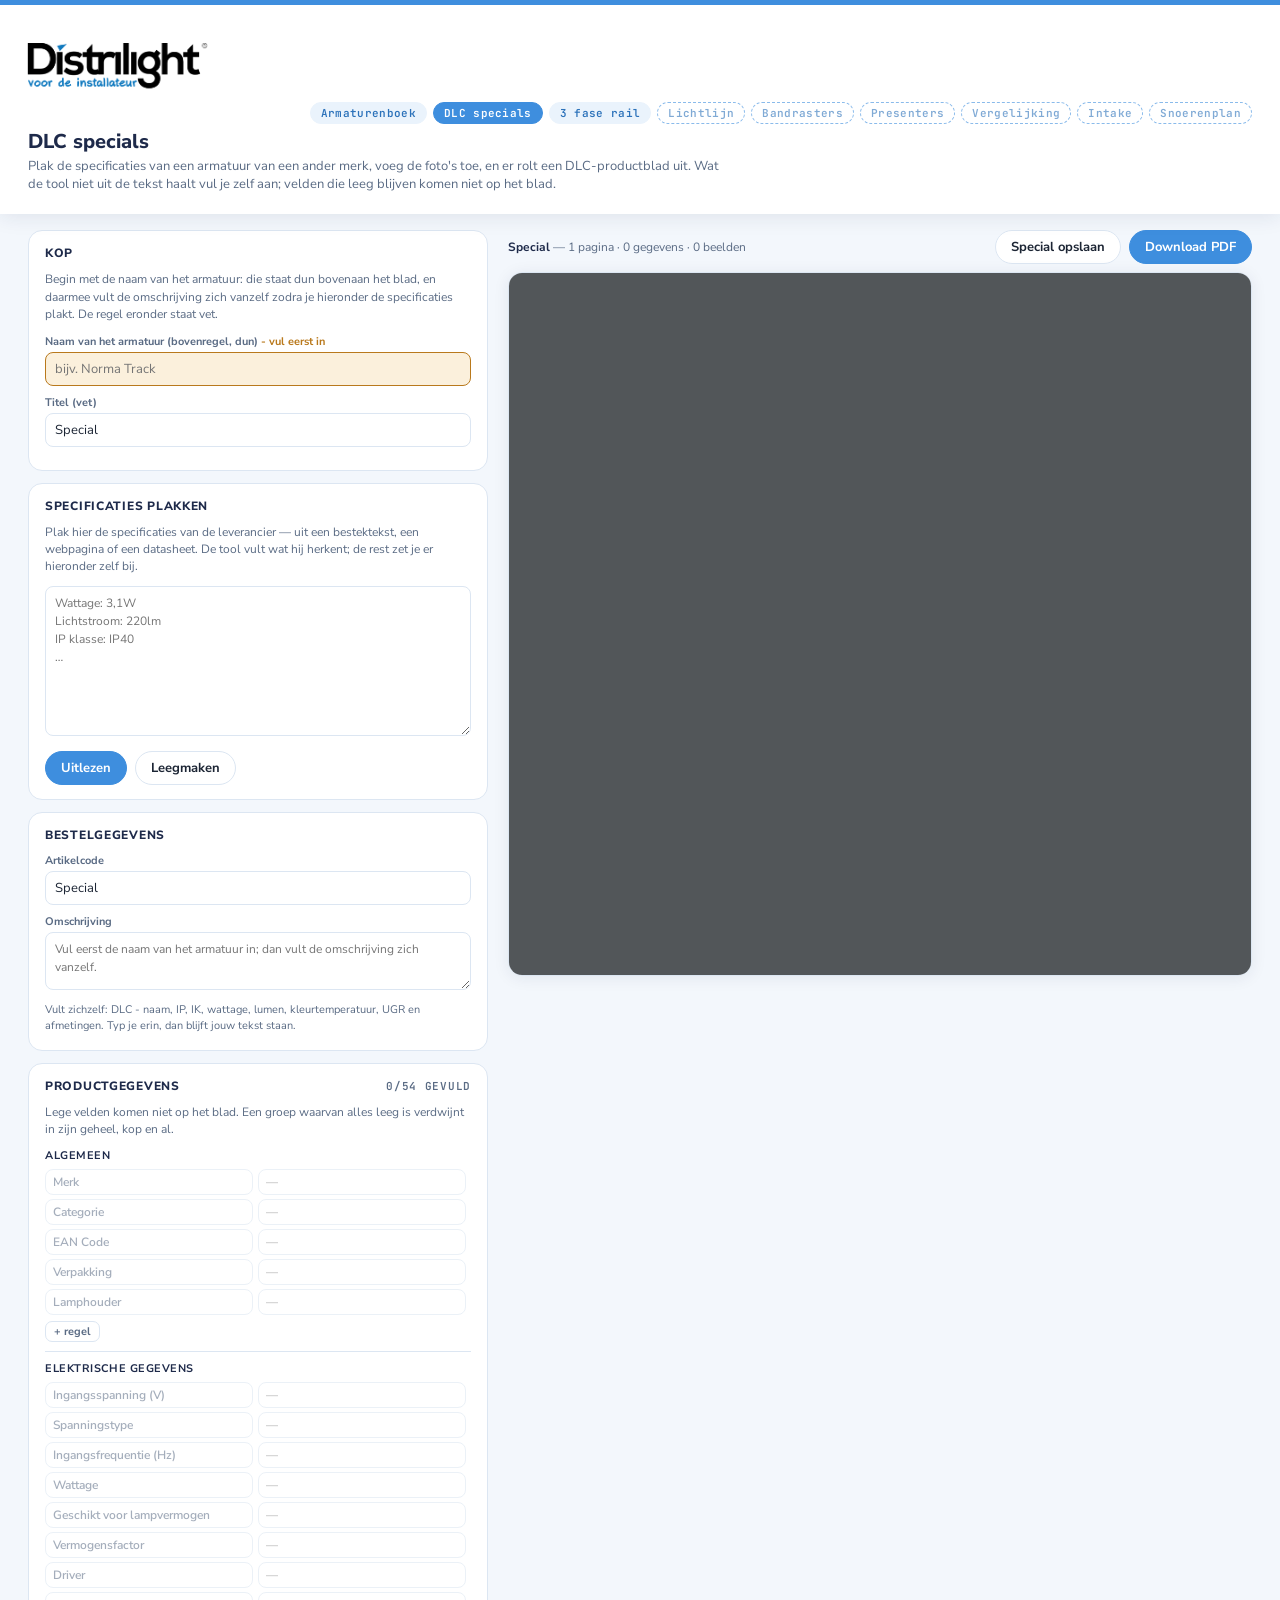
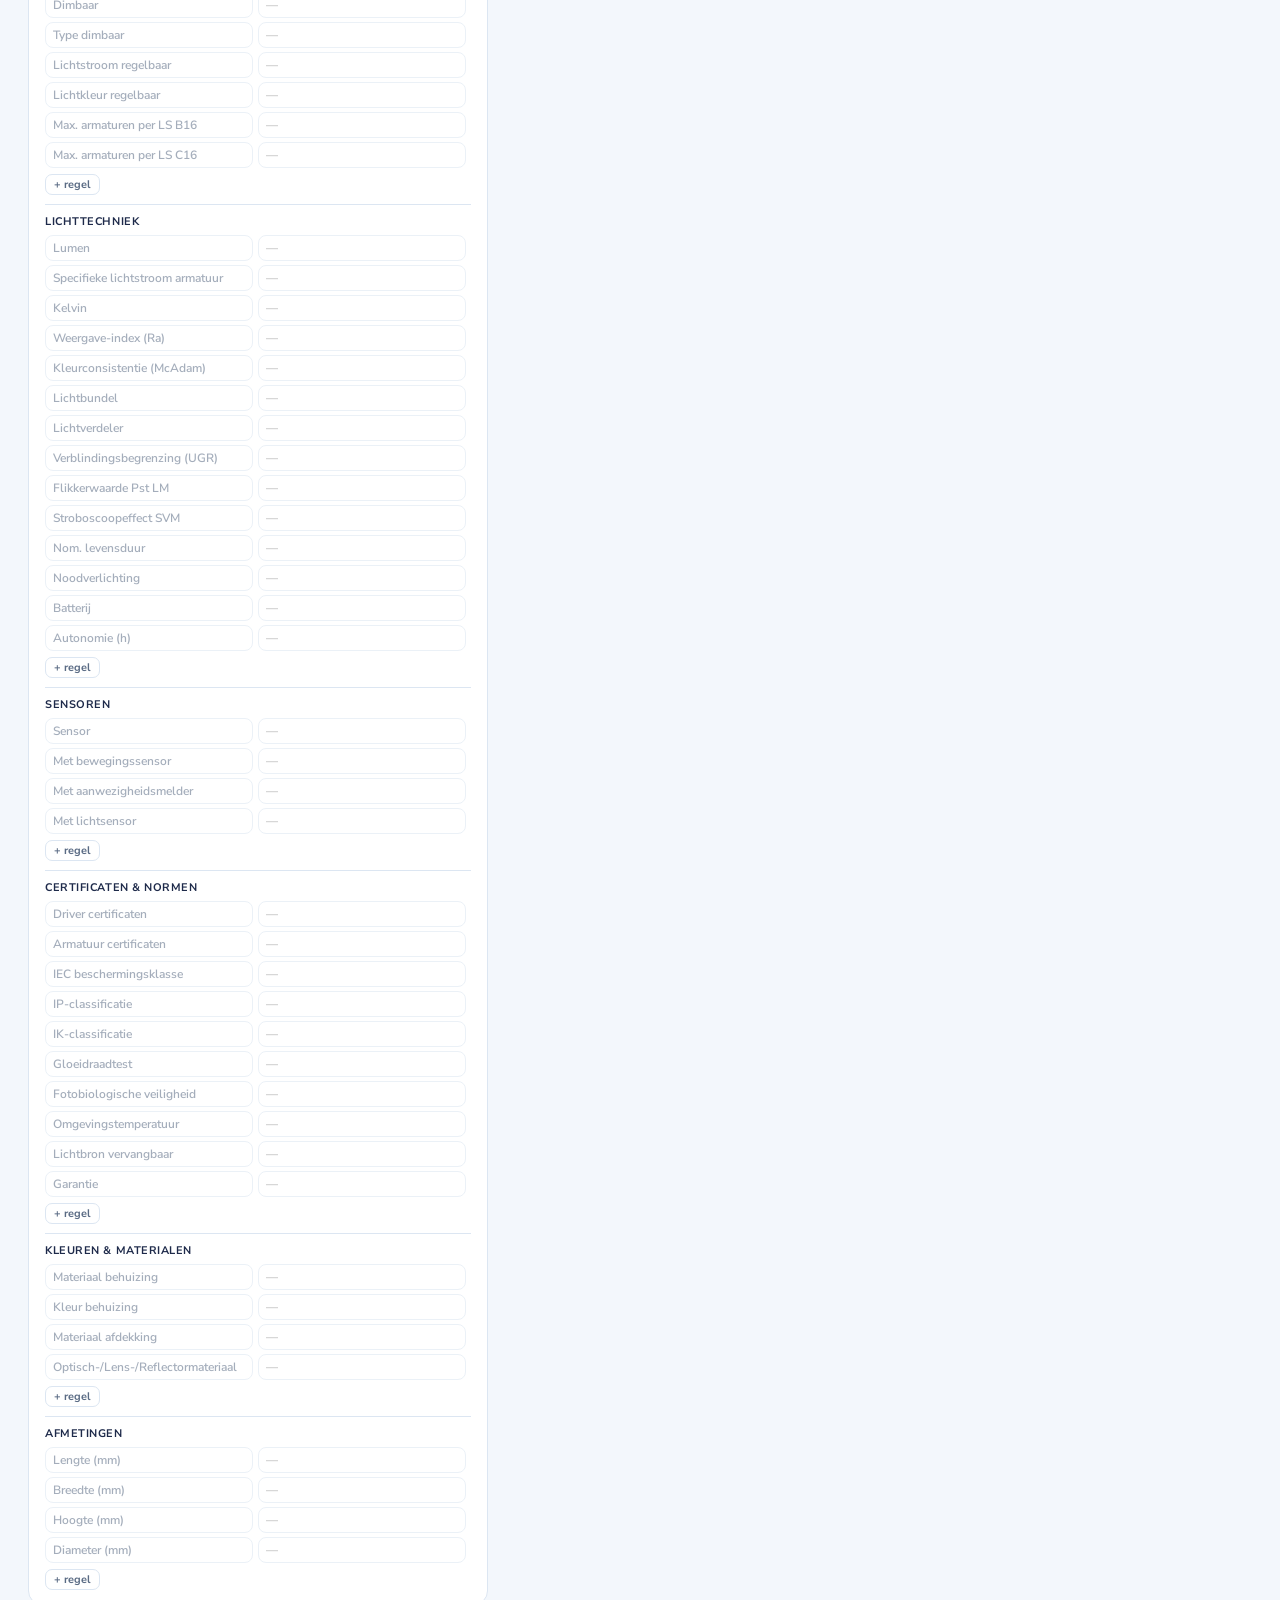
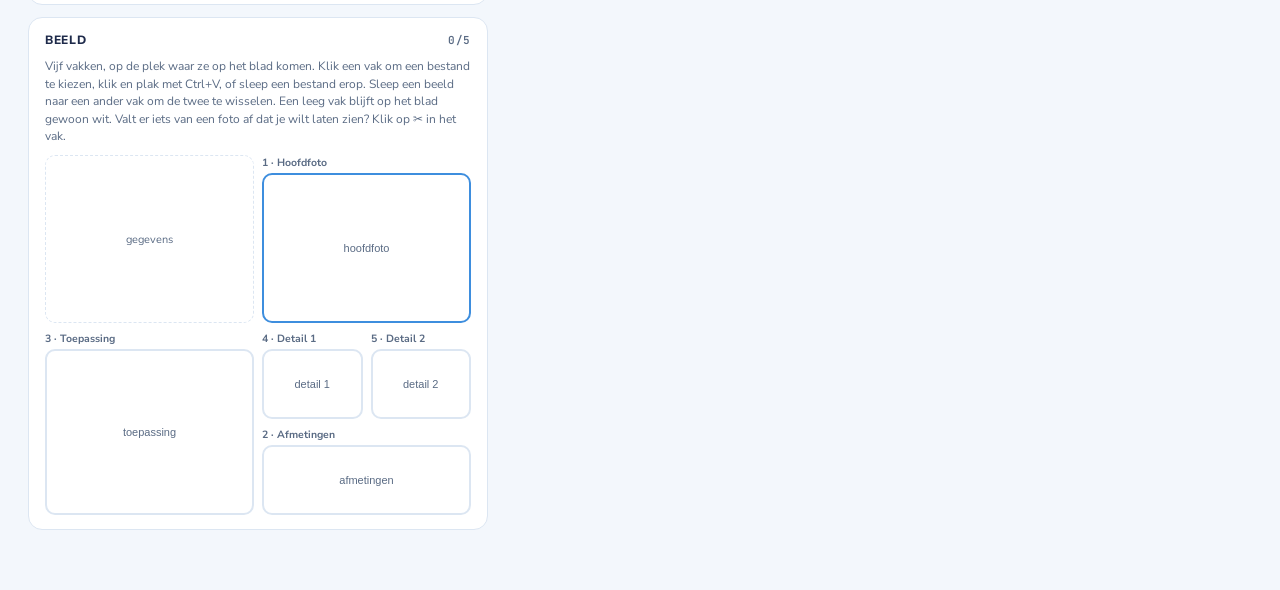
<file: dlc.html>
<!DOCTYPE html>
<html lang="nl">
<head>
<meta charset="UTF-8">
<!--__BASE_HREF__--><!-- wordt bij "Special opslaan" een <base href> naar de installatiemap; blijft hier inert. -->
<title>DLC specials — Distrilight tools</title>
<meta name="viewport" content="width=device-width, initial-scale=1.0">
<!-- Schermlettertypes uit de repo en niet bij Google vandaan: deze tools worden vanaf
     schijf geopend en rondgestuurd, en mogen niet op een verbinding wachten. Zie de kop
     van fonts/schermfonts.css. -->
<link rel="stylesheet" href="fonts/schermfonts.css">
<link rel="stylesheet" href="suite-stijl.css">
<style>
  /* Palet, tabbladenrij en focusring staan in suite-stijl.css. */
  *{box-sizing:border-box;}
  html,body{margin:0;padding:0;}
  body{
    background:var(--paper);
    color:var(--ink);
    font-family:'Nunito Sans',sans-serif;
    -webkit-font-smoothing:antialiased;
  }
  h1,h2{font-family:'Nunito Sans',sans-serif; font-weight:800; letter-spacing:0;}

  header{
    background:var(--white);
    color:var(--ink);
    padding:12px 28px 8px;
    position:sticky; top:0; z-index:50;
    border-top:5px solid var(--blue);
    box-shadow:0 2px 20px rgba(30,42,74,.10);
  }
  .brandrow{display:flex; align-items:baseline; justify-content:space-between; flex-wrap:wrap; gap:8px;}
  .brand{display:flex; flex-direction:column; gap:0; align-items:flex-start;}
  .brand .logo{height:100px; width:auto; display:block; transform:translateX(-7.65%);}
  .title-row{display:flex; align-items:center; gap:14px; margin-top:4px; flex-wrap:wrap;}
  h1{font-size:20px; margin:0; font-weight:800; color:var(--navy-900);}
  .tagline{color:var(--slate); font-size:13px; margin-top:2px; max-width:700px; line-height:1.4;}

  main{max-width:1600px; margin:0 auto; padding:16px 28px 60px;}

  .werkblad{display:grid; grid-template-columns:minmax(360px,460px) 1fr; gap:20px; align-items:start;}
  @media (max-width:1100px){ .werkblad{grid-template-columns:1fr;} }

  .paneel{display:flex; flex-direction:column; gap:12px;}
  .kaart{background:var(--white); border:1px solid var(--border); border-radius:var(--radius); padding:14px 16px;}
  .kaart > h3{
    margin:0 0 10px; font-size:12px; font-weight:800; text-transform:uppercase;
    letter-spacing:.06em; color:var(--navy-900); display:flex; justify-content:space-between;
    align-items:center; gap:8px;
  }
  .kaart > h3 .tel{font-family:'JetBrains Mono',monospace; font-size:11px; color:var(--slate); font-weight:600;}
  .hint{font-size:12px; color:var(--slate); line-height:1.45; margin:0 0 10px;}

  label.veld{display:block; margin-bottom:9px;}
  label.veld > span{display:block; font-size:11px; font-weight:700; color:var(--slate); margin-bottom:3px;}
  input[type=text], textarea{
    width:100%; font:inherit; font-size:13px; color:var(--ink);
    border:1px solid var(--border); border-radius:8px; padding:7px 9px; background:var(--white);
  }
  textarea{min-height:150px; resize:vertical; line-height:1.5; font-size:12px;}
  textarea.kort{min-height:58px;}
  /* de naam is verplicht: zolang hij leeg is valt het veld op */
  label.veld.verplicht > input{border-color:var(--amber); background:var(--amber-light);}
  label.veld.verplicht > span::after{content:' - vul eerst in'; color:var(--amber); font-weight:700;}
  .oms-stand{font-size:11px; color:var(--slate); line-height:1.45; margin:-3px 0 2px;}
  input[type=text]:focus, textarea:focus{outline:2px solid var(--blue); outline-offset:1px; border-color:var(--blue);}

  .knoppen{display:flex; gap:8px; flex-wrap:wrap;}
  button.pil{
    font:inherit; font-size:13px; font-weight:700; cursor:pointer;
    border:1px solid var(--border); background:var(--white); color:var(--ink);
    border-radius:999px; padding:7px 15px; transition:.12s;
  }
  button.pil:hover:not(:disabled){border-color:var(--blue); color:var(--blue-dark);}
  button.pil.vol{background:var(--blue); border-color:var(--blue); color:#fff;}
  button.pil.vol:hover:not(:disabled){background:var(--blue-dark); border-color:var(--blue-dark); color:#fff;}
  button.pil:disabled{opacity:.45; cursor:default;}
  button.mini{
    font:inherit; font-size:11px; font-weight:700; cursor:pointer; color:var(--slate);
    border:1px solid var(--border); background:var(--white); border-radius:7px; padding:2px 8px;
  }
  button.mini:hover{border-color:var(--blue); color:var(--blue-dark);}

  /* velden per groep */
  .groep{border-top:1px solid var(--border); padding-top:9px; margin-top:9px;}
  .groep:first-of-type{border-top:none; padding-top:0; margin-top:0;}
  .groep > b{display:block; font-size:11px; text-transform:uppercase; letter-spacing:.05em;
             color:var(--navy-900); margin-bottom:6px;}
  .rij{display:grid; grid-template-columns:1fr 1fr auto; gap:5px; margin-bottom:4px; align-items:center;}
  .rij input{font-size:12px; padding:4px 7px;}
  .rij input.lab{color:var(--slate); font-weight:600;}
  .rij .weg{
    border:none; background:none; color:var(--slate); cursor:pointer; font-size:15px;
    line-height:1; padding:2px 4px; border-radius:5px;
  }
  .rij .weg:hover{background:var(--blue-light); color:var(--blue-dark);}
  .rij.leeg input.lab, .rij.leeg input:not(.lab){opacity:.55;}

  /* plakvak */
  .uitslag{margin-top:10px; border-top:1px solid var(--border); padding-top:9px;}
  .uitslag b{font-size:11px; text-transform:uppercase; letter-spacing:.05em; color:var(--navy-900);}
  .herkend{font-size:11px; color:var(--slate); line-height:1.5; margin-top:4px;}
  .herkend em{color:var(--blue-dark); font-style:normal; font-weight:700;}
  .onbekend{
    margin-top:8px; background:#FFF6E5; border:1px solid #F0D9A8; color:#7A5B12;
    border-radius:8px; padding:7px 10px; font-size:11px; line-height:1.5;
  }

  /* beeld */
  .beeldrooster{display:grid; grid-template-columns:repeat(auto-fill,minmax(84px,1fr)); gap:8px;}
  .beeldvak{
    position:relative; border:2px solid var(--border); border-radius:10px; overflow:hidden;
    background:var(--white); aspect-ratio:1; display:grid; place-items:center; cursor:pointer; padding:0;
  }
  .beeldvak.gekozen{border-color:var(--blue);}
  .beeldvak.erboven{border-color:var(--blue); border-style:dashed; background:#EEF5FC;}
  .beeldvak img{width:100%; height:100%; object-fit:contain; display:block;}
  .beeldvak .leeg{font-size:11px; color:var(--slate); text-align:center; padding:6px; line-height:1.3;}
  /* De vijf vakken in de schikking van het blad: links de gegevens met daaronder de
     toepassing, rechts de hoofdfoto, twee details en de afmetingen. */
  .beeldblad{display:grid; gap:8px; grid-template-columns:1fr 1fr 1fr 1fr;
    grid-template-areas:"tabel tabel hoofd hoofd" "tabel tabel hoofd hoofd"
                        "toep toep det1 det2" "toep toep afm afm";}
  .beeldblad-tabel{grid-area:tabel; border:1.5px dashed var(--border); border-radius:10px; min-height:84px;
    display:grid; place-items:center; font-size:11px; color:var(--slate);}
  .beeldblad-vak{display:flex; flex-direction:column; gap:3px; min-width:0;}
  .beeldblad-label{font-size:10.5px; font-weight:700; color:var(--slate);}
  .beeldblad .beeldvak{flex:1 1 auto; aspect-ratio:auto; min-height:70px;}
  .vak-hoofdfoto{grid-area:hoofd;} .vak-hoofdfoto .beeldvak{min-height:150px;}
  .vak-toepassing{grid-area:toep;} .vak-toepassing .beeldvak{min-height:150px;}
  .vak-detail1{grid-area:det1;} .vak-detail2{grid-area:det2;}
  .vak-afmetingen{grid-area:afm;}
  .beeldvak .weg, .beeldvak .knip{
    position:absolute; top:3px; right:3px; border:none; background:rgba(28,37,52,.72); color:#fff;
    border-radius:50%; width:19px; height:19px; font-size:12px; line-height:1; cursor:pointer; padding:0;
  }
  /* uitsnede kiezen: links boven, blauw als het vak een eigen uitsnede heeft */
  .beeldvak .knip{right:auto; left:3px; font-size:11px;}
  .beeldvak .knip.aan{background:var(--blue);}
  .beeldvak .knip.open{box-shadow:0 0 0 2px var(--white), 0 0 0 4px var(--blue);}

  /* de uitsnede van één vak (zie uitsnedeBewerker) */
  .uitsnede{margin-top:12px; border-top:1px solid var(--border); padding-top:10px;}
  .uitsnede-kop{display:flex; justify-content:space-between; align-items:center; gap:8px; margin-bottom:8px;
    font-size:12px; color:var(--navy-900);}
  .uitsnede-buiten{position:relative; overflow:hidden; display:flex; justify-content:center; align-items:center;
    padding:34px 0; background:#E9EDF2; border-radius:10px; touch-action:none; user-select:none;}
  .uitsnede-buiten.beweegt{cursor:grab;}
  .uitsnede-buiten.sleept{cursor:grabbing;}
  .uitsnede-veld{position:relative; flex:none;}
  .uitsnede-veld img{position:absolute; max-width:none; pointer-events:none;}
  .uitsnede-raam{position:absolute; inset:0; outline:2px solid var(--blue);
    box-shadow:0 0 0 999px rgba(233,237,242,.8); pointer-events:none;}
  .uitsnede-rij{display:flex; align-items:center; gap:8px 12px; flex-wrap:wrap; margin-top:10px; font-size:12px;}
  .uitsnede-zoom{display:flex; align-items:center; gap:6px;}
  .uitsnede-zoom input{width:100px;}
  .uitsnede-pct{font-family:'JetBrains Mono',monospace; font-size:11px; color:var(--slate); min-width:3.2em;}
  .uitsnede-heel{display:flex; align-items:center; gap:5px; cursor:pointer;}
  .uitsnede-heel.uit{color:var(--slate-light); cursor:default;}
  .uitsnede-dpi{font-size:11px; color:var(--slate); margin-top:6px;}
  .uitsnede-dpi.laag{color:var(--red); font-weight:700;}
  .uitsnede .hint{margin:6px 0 0;}

  /* het blad */
  .bladzij{position:sticky; top:150px;}
  .bladkop{display:flex; justify-content:space-between; align-items:center; gap:10px; margin-bottom:8px; flex-wrap:wrap;}
  .bladkop .stand{font-size:12px; color:var(--slate);}
  .bladkop .stand b{color:var(--navy-900);}
  .blad{
    border:1px solid var(--border); border-radius:var(--radius); overflow:hidden;
    background:var(--white); box-shadow:0 2px 16px rgba(30,42,74,.08);
  }
  .blad iframe{width:100%; height:min(78vh,1000px); border:none; display:block; background:#525659;}
  .bladwrap{position:relative;}
  .bezig{
    position:absolute; inset:auto 12px 12px auto; background:rgba(30,42,74,.9); color:#fff;
    font-size:11px; font-weight:700; padding:5px 11px; border-radius:999px; pointer-events:none;
  }
</style>
</head>
<body>

<header>
  <div class="brandrow">
    <div class="brand">
      <img class="logo" src="merk/Distrilight logo donker.png" alt="Distrilight">
    </div>
    <div class="badges">
      <a class="badge" href="armaturenboek.html">Armaturenboek</a>
      <a class="badge active" href="dlc.html">DLC specials</a>
      <a class="badge" href="index.html">3 fase rail</a>
      <a class="badge binnenkort" href="lichtlijn.html" title="Deze tool komt er nog aan">Lichtlijn</a>
      <a class="badge in-ontwikkeling" href="bandrasters.html" title="Deze tool werkt al, maar is nog niet af">Bandrasters</a>
      <a class="badge in-ontwikkeling" href="presenters.html" title="Deze tool werkt al, maar is nog niet af">Presenters</a>
      <a class="badge in-ontwikkeling" href="vergelijking.html" title="Deze tool werkt al, maar is nog niet af">Vergelijking</a>
      <a class="badge binnenkort" href="intake.html" title="Deze tool komt er nog aan">Intake</a>
      <a class="badge binnenkort" href="snoerenplan.html" title="Deze tool komt er nog aan">Snoerenplan</a>
    </div>
  </div>
  <div class="title-row">
    <h1>DLC specials</h1>
  </div>
  <p class="tagline">Plak de specificaties van een armatuur van een ander merk, voeg de foto's toe,
    en er rolt een DLC-productblad uit. Wat de tool niet uit de tekst haalt vul je zelf aan;
    velden die leeg blijven komen niet op het blad.</p>
</header>

<main>
  <div class="werkblad">
    <div class="paneel" id="paneel"></div>

    <div class="bladzij">
      <div class="bladkop">
        <div class="stand" id="stand">Leeg blad</div>
        <div class="knoppen">
          <button class="pil" id="btnBewaar" title="Slaat een kopie van deze tool op met de huidige special erin - dubbelklikken op dat bestand opent de tool weer precies zo ingevuld">Special opslaan</button>
          <button class="pil vol" id="btnPdf">Download PDF</button>
        </div>
      </div>
      <div class="bladwrap">
        <div class="blad"><iframe id="voorbeeld" title="Voorbeeld van het productblad"></iframe></div>
        <div class="bezig" id="bezig" style="display:none">bezig…</div>
      </div>
    </div>
  </div>
</main>

<input type="file" id="beeldKiezer" accept="image/*" style="display:none">

<script src="vendor/pdf-lib.min.js"></script>
<script src="pdf-huisstijl.js"></script>
<script src="spec-lezer.js"></script>
<script src="info-teken.js"></script>
<script src="melding.js"></script>
<script src="project-opslag.js"></script>
<script>
/* ===================================================================
   DLC specials — maakt een DLC-productblad van een armatuur dat niet in
   de eigen productdata staat.

   De opmaak is overgenomen uit het aangeleverde ontwerp (DLC Productblad.indd,
   voorbeeld Norma Track). Alle maten hieronder zijn uit dat bestand gelezen,
   niet geschat; ze staan bij de constanten met hun herkomst erbij.

   Het voorbeeld rechts is de echte PDF in een iframe, net als bij de
   presenters-tool: zo kan wat je ziet niet uit de pas lopen met wat je
   downloadt.
   =================================================================== */
const $ = id => document.getElementById(id);

/* ======================= het veldenschema =======================
   De groepen liggen vast - dat is wat het blad herkenbaar maakt - maar binnen
   een groep mag je velden leegmaken, hernoemen of er een bijzetten. Een veld
   zonder waarde verdwijnt van het blad; is een hele groep leeg, dan verdwijnt
   ook de groepskop. */
const SCHEMA = [
  {kop:'Algemeen', velden:[
    {id:'merk',        l:'Merk'},
    {id:'categorie',   l:'Categorie'},
    {id:'ean',         l:'EAN Code'},
    {id:'verpakking',  l:'Verpakking'},
    {id:'lamphouder',  l:'Lamphouder'},
  ]},
  {kop:'Elektrische gegevens', velden:[
    {id:'volt',        l:'Ingangsspanning (V)'},
    {id:'spanningstype', l:'Spanningstype'},
    {id:'hz',          l:'Ingangsfrequentie (Hz)'},
    {id:'wattage',     l:'Wattage'},
    {id:'lampvermogen', l:'Geschikt voor lampvermogen'},
    {id:'vermogensfactor', l:'Vermogensfactor'},
    {id:'driver',      l:'Driver'},
    {id:'dimbaar',     l:'Dimbaar'},
    {id:'dimtype',     l:'Type dimbaar'},
    {id:'lichtstroomRegelbaar', l:'Lichtstroom regelbaar'},
    {id:'lichtkleurRegelbaar',  l:'Lichtkleur regelbaar'},
    {id:'lsB16',       l:'Max. armaturen per LS B16'},
    {id:'lsC16',       l:'Max. armaturen per LS C16'},
  ]},
  {kop:'Lichttechniek', velden:[
    {id:'lumen',       l:'Lumen'},
    {id:'rendement',   l:'Specifieke lichtstroom armatuur'},
    {id:'kelvin',      l:'Kelvin'},
    {id:'cri',         l:'Weergave-index (Ra)'},
    {id:'macadam',     l:'Kleurconsistentie (McAdam)'},
    {id:'bundel',      l:'Lichtbundel'},
    {id:'lichtverdeler', l:'Lichtverdeler'},
    {id:'ugr',         l:'Verblindingsbegrenzing (UGR)'},
    {id:'flikker',     l:'Flikkerwaarde Pst LM'},
    {id:'svm',         l:'Stroboscoopeffect SVM'},
    {id:'levensduur',  l:'Nom. levensduur'},
    {id:'noodverlichting', l:'Noodverlichting'},
    {id:'batterij',    l:'Batterij'},
    {id:'autonomie',   l:'Autonomie (h)'},
  ]},
  {kop:'Sensoren', velden:[
    {id:'sensor',              l:'Sensor'},
    {id:'bewegingssensor',     l:'Met bewegingssensor'},
    {id:'aanwezigheidsmelder', l:'Met aanwezigheidsmelder'},
    {id:'lichtsensor',         l:'Met lichtsensor'},
  ]},
  {kop:'Certificaten & Normen', velden:[
    {id:'certDriver',   l:'Driver certificaten'},
    {id:'certArmatuur', l:'Armatuur certificaten'},
    {id:'iecKlasse',    l:'IEC beschermingsklasse'},
    {id:'ip',           l:'IP-classificatie'},
    {id:'ik',           l:'IK-classificatie'},
    {id:'gloeidraad',   l:'Gloeidraadtest'},
    {id:'fotobiologisch', l:'Fotobiologische veiligheid'},
    {id:'omgevingstemp',  l:'Omgevingstemperatuur'},
    {id:'lichtbron',    l:'Lichtbron vervangbaar'},
    {id:'garantie',     l:'Garantie'},
  ]},
  {kop:'Kleuren & materialen', velden:[
    {id:'matBehuizing', l:'Materiaal behuizing'},
    {id:'kleur',        l:'Kleur behuizing'},
    {id:'matAfdekking', l:'Materiaal afdekking'},
    {id:'matOptisch',   l:'Optisch-/Lens-/Reflectormateriaal'},
  ]},
  /* In mm, zoals de leveranciersbladen ze geven: dan neem je het getal zo over. De
     omschrijving maakt er "Ø200" of "30x60x60cm" van (zie afmetingTekst). */
  {kop:'Afmetingen', velden:[
    {id:'lengte',   l:'Lengte (mm)'},
    {id:'breedte',  l:'Breedte (mm)'},
    {id:'hoogte',   l:'Hoogte (mm)'},
    {id:'diameter', l:'Diameter (mm)'},
  ]},
];
const VELDMAP = [
  {v:'artikelcode', l:/^(artikelcode|artikelnummer|bestelnummer|productcode|sku|item ?(no|number|code)|article ?(code|number))$/i},
  {v:'merk',      l:/^(merk|fabrikant|brand|manufacturer)$/i},
  {v:'categorie', l:/^(categorie|productgroep|serie|category|productfamilie)$/i},
  /* Een EAN van de leverancier hoort niet op een DLC-blad: herkend, zodat hij niet als
     "vul zelf aan" in beeld komt, maar nooit ingevuld (zie verwerk). */
  {v:'_negeer',   l:/^(ean[- ]?(code|nummer)?|ean-?13|gtin(-?1[34])?|barcode)$/i},
  {v:'verpakking',l:/^(verpakking|verpakkingseenheid|packaging|colli)$/i},
  {v:'lamphouder',l:/^(lamphouder|fitting|lampvoet|bulb ?base|socket)$/i},

  {v:'volt',      l:/^(nom\.? ?spanning|ingangsspanning|voedingsspanning|netspanning|spanning|input ?voltage|voltage|nominale spanning|primaire nominale spanning)$/i},
  {v:'spanningstype', l:/^(spanningstype|stroomtype|voltage ?type)$/i},
  {v:'hz',        l:/^(ingangsfrequentie|frequentie|frequency|netfrequentie)$/i},
  {v:'wattage',   l:/^(max\.? ?systeemvermogen|systeemvermogen|wattage|vermogen|vermogensbereik|systeem ?wattage|opgenomen vermogen|system ?power|power|watt|maximum bulb wattage|max\.? bulb wattage)$/i},
  {v:'lampvermogen', l:/^(geschikt voor lampvermogen|lampvermogen|lamp ?power)$/i},
  {v:'vermogensfactor', l:/^(vermogensfactor|arbeidsfactor|power ?factor|cos ?phi|cosinus phi)$/i},
  {v:'driver',    l:/^(driver|voorschakelapparaat|ballast|driver ?type)$/i},
  /* "Type" onder een kopje over dimmen is de dimwijze; overal elders is het het
     soort armatuur, en dan zou dit veld verkeerd gevuld worden. */
  {v:'dimbaar',   l:/^(type|dimmen|besturing|sturing)$/i, s:/controle|dim/i},
  {v:'dimbaar',   l:/^(dimbaar|dimbaarheid|dimmable)$/i},
  {v:'dimtype',   l:/^(type ?dimbaar|dimtechniek|dim ?type|dimming ?technology|dimwijze)$/i},
  {v:'lichtstroomRegelbaar', l:/^(lichtstroom ?regelbaar|lichtstroom ?instelbaar)$/i},
  {v:'lichtkleurRegelbaar',  l:/^(lichtkleur ?regelbaar|lichtkleur ?instelbaar|cct[- ]?switch)$/i},
  {v:'lsB16',     l:/^max\.? aantal armaturen per leidingbeveiligingsschakelaar b16$|^aantal lichten op ls b16a?$/i},
  {v:'lsC16',     l:/^max\.? aantal armaturen per leidingbeveiligingsschakelaar c16$|^aantal lichten op ls c16a?$/i},

  {v:'lumen',     l:/^(effectieve lichtstroom.*|lumen|lichtstroom|nuttige lichtstroom|armatuurlichtstroom|luminous ?flux|output|lichtopbrengst)$/i},
  {v:'rendement', l:/^(specifieke lichtstroom armatuur|armatuur ?effici[eë]ntie( led)?|effici[eë]ntie|rendement|luminaire ?efficacy)$/i},
  {v:'kelvin',    l:/^(kelvin|licht ?kleur ?temperatuur|kleurtemperatuur|kleur ?temperatuur|colou?r ?temperature|cct)$/i},
  {v:'cri',       l:/^(weergave-?index|kleurweergave|kleurweergave-index|cri|ra|colou?r ?rendering)$/i},
  {v:'macadam',   l:/^(kleur ?consistentie|kleurstabiliteit|kleur ?stabiliteit|mac ?adams? ?(factor|stap|stappen|ellips)?|sdcm|binning)$/i},
  {v:'bundel',    l:/^(lichtbundel|bundelhoek|stralingshoek|beam ?(angle)?|uitstralingshoek|halve ?verstrooiingshoek|verstrooiingshoek)$/i},
  {v:'lichtverdeler', l:/^(lichtverdeler|lichtverdeling|light ?distribution)$/i},
  {v:'ugr',       l:/^(verblindingsbegrenzing|ugr|verblinding|glare)$/i},
  {v:'flikker',   l:/^(flikkerende waarde.*|flikkerwaarde.*|pst ?lm|flicker)$/i},
  {v:'svm',       l:/^(stroboscoopeffectwaarde.*|stroboscoopeffect.*|svm)$/i},
  {v:'levensduur',l:/^(nom\.? ?levensduur.*|levensduur.*|lifetime|branduren)$/i},
  {v:'noodverlichting', l:/^(noodverlichting|emergency( lighting)?)$/i},
  {v:'batterij',  l:/^(batterij|accu|battery|batterijtype)$/i},
  {v:'autonomie', l:/^(autonomie|noodduur|branduren|autonomy|duration|noodtijd|oplaadtijd)$/i},

  {v:'sensor',    l:/^(sensor|sensortype)$/i},
  {v:'bewegingssensor',     l:/^(met )?bewegingssensor$|^bewegingsmelder$/i},
  {v:'aanwezigheidsmelder', l:/^(met )?aanwezigheidsmelder$|^aanwezigheidssensor$/i},
  {v:'lichtsensor',         l:/^(met )?lichtsensor$|^daglichtsensor$/i},

  {v:'certDriver',   l:/^driver ?(certificaten|certificates|keurmerk)/i},
  {v:'certArmatuur', l:/^(armatuur ?)?(certificaten|certificates|keurmerken|keurmerk)$/i},
  {v:'iecKlasse',    l:/^(iec ?)?(beschermingsklasse.*|isolatieklasse|veiligheidsklasse|protection ?class|safety ?class|klasse|class)$/i},
  {v:'ip',        l:/^(ip[- ]?(classificatie|klasse|class|rating|code|graad|degree)?|beschermingsgraad)$/i},
  {v:'ik',        l:/^(ik[- ]?(classificatie|klasse|class|rating)?|slagvastheid|slagvastheidsklasse)$/i},
  {v:'gloeidraad',   l:/^gloeidraadtest.*|^glow ?wire.*$/i},
  {v:'fotobiologisch', l:/^(fotobiologische veiligheid.*|risicogroep|photobiological ?safety|risk ?group)$/i},
  {v:'omgevingstemp',  l:/^(omgevingstemperatuur|bedrijfstemperatuur|ambient ?temperature|ta)$/i},
  {v:'lichtbron', l:/^(lichtbron ?vervangbaar|vervangbare ?lichtbron|replaceable ?light ?source)$/i},
  {v:'garantie',  l:/^(garantie|warranty|garantietermijn)$/i},

  {v:'matBehuizing', l:/^(materiaal ?behuizing|behuizing ?materiaal|housing ?material|materiaal|material|behuizing)$/i},
  /* Leveranciers draaien deze twee woorden om zoals het uitkomt; de vergelijker
     kent dezelfde reeks, zodat dezelfde plaktekst in beide tools hetzelfde leest. */
  {v:'kleur',        l:/^(kleur ?behuizing|behuizingskleur|kast ?kleur|kleur|colou?r|housing colou?r|body colou?r|finish)$/i},
  {v:'matAfdekking', l:/^(materiaal ?afdekking|afdekking|cover ?material)$/i},
  /* Let op: geen kaal "reflector" of "lens" - dat zijn WAARDEN bij het label
     Optiek, en als ze ook als label gelden slikt de lezer ze op. */
  {v:'matOptisch',   l:/^(optisch[\w\-\/]*|optiek|lens ?materiaal|reflector ?materiaal|afscherming|diffuser)$/i},

  /* Maten: alleen het label zelf, dus niet "inbouwdiameter" (dat is het gat om te zagen)
     of "lengte kabel". Ze gaan niet rechtstreeks in een veld: leesMaten() rekent ze om
     naar mm, en alleen als er een eenheid bij staat. */
  {v:'_lengte',   l:/^(lengte|length)$/i},
  {v:'_breedte',  l:/^(breedte|width)$/i},
  {v:'_hoogte',   l:/^(hoogte|height)$/i},
  {v:'_diameter', l:/^((buiten|uitwendig|outer|overall)\s?)?diameter$|^doorsnede$|^[\u00d8\u00f8]$/i},
  {v:'_afmetingen', l:/^((nominale?|nominal)\s)?(afmetingen|afmeting|maten|buitenmaat|buitenafmeting|dimensions|overall dimensions|outer dimensions|size)$/i},
];
const SECTIE = /^(elektrisch|licht ?techniek|certificat|norm|kleuren|materiaal en|algemeen|afmeting|verpakking|overig|bescherming|energie en|controle|noodverlichting|montage\/)/i;

/* Tweede leesronde, voor leveranciers die geen tabel maar een verkooptekst
   sturen. De eenheid is hier het anker: "lm" kan alleen lichtstroom zijn. Een
   kaal getal blijft bewust liggen - dat zou raden zijn. Er staan alleen patronen
   voor velden die ook echt op het blad komen; de rest zou toch nergens landen.

   (?![a-z]) achter een eenheid voorkomt dat "13w" uit "13wandarmatuur" komt, en
   (?<![\w.,]) ervoor dat we het staartje van een groter getal pakken. */
const GETAL = '(\\d+(?:[.,]\\d+)?)';
const JAREN = {een:1,twee:2,drie:3,vier:4,vijf:5,zes:6,zeven:7,acht:8,negen:9,tien:10};
const VRIJE_TEKST = [
  {v:'wattage', l:'Wattage', p:new RegExp('(?<![\\w.,])'+GETAL+'\\s*W(?![a-z])','i'),
   uit:m=>m[1].replace('.',',')+'W'},
  {v:'kelvin',  l:'Kelvin',  p:/(?<![\w.,])(\d{4})\s*K(?![a-z])/i, uit:m=>m[1]+'K'},
  {v:'lumen',   l:'Lumen',   p:/(?<![\w.,])(\d{2,6})\s*lm(?![a-z])/i, uit:m=>m[1]+'lm'},
  /* Netspanning met drie cijfers, zodat de 3,6V van een batterij hier niet
     per ongeluk in belandt. */
  {v:'volt', l:'Ingangsspanning',
   p:/(?<![\w.,])(\d{3})\s*(?:[-–]\s*(\d{3}))?\s*V(?![a-z])/i,
   uit:m=>m[2] ? m[1]+'-'+m[2] : m[1]},
  {v:'hz', l:'Ingangsfrequentie', p:/(?<![\w.,])(\d{2})\s*(?:[-–\/]\s*(\d{2}))?\s*Hz\b/i,
   uit:m=>m[2] ? m[1]+'/'+m[2] : m[1]},
  {v:'ip',      l:'IP-classificatie', p:/\bIP\s?(\d{2})\b/i, uit:m=>'IP'+m[1]},
  {v:'ik',      l:'IK-classificatie', p:/\bIK\s?(\d{2})\b/i, uit:m=>'IK'+m[1]},
  {v:'cri',     l:'Weergave-index', p:/\b(?:cri|ra)\s*[>≥]?\s*(\d{2})\b/i, uit:m=>'Ra >'+m[1]},
  /* Het teken alleen als de leverancier het schreef: "UGR 19" is geen "<19". */
  {v:'ugr',     l:'Verblindingsbegrenzing', p:/\bugr\s*([<≤]?)\s*(\d{2})\b/i, uit:m=>m[1]+m[2]},
  {v:'bundel',  l:'Lichtbundel', p:/(?<![\w.,])(\d{2,3})\s*°/, uit:m=>m[1]+'°'},
  /* "levensduurverwachting (50.000 uur L80B10)" - alles tot de sluitende haak. */
  {v:'levensduur', l:'Nom. levensduur',
   p:/levensduur\w*\s*[:(]?\s*([\d.,]+\s*(?:uur|u|h)\b[^).;]*)/i, uit:m=>m[1].trim()},
  {v:'macadam', l:'Kleurconsistentie', p:/mac\s?adam\s*([<≤]?\s*\d+)/i,
   uit:m=>'MacAdam '+m[1].replace(/\s+/g,'')},
  /* "Vijf jaar garantie" en "5 jaar garantie" komen allebei voor. */
  {v:'garantie', l:'Garantie',
   p:/\b(\d{1,2}|een|twee|drie|vier|vijf|zes|zeven|acht|negen|tien)\s*(?:jaar|jr)\s*garantie/i,
   uit:m=>{ const w=m[1].toLowerCase(); return (JAREN[w]||m[1])+' jaar'; }},
  /* "Behuizing gemaakt van geëxtrudeerd aluminium" */
  {v:'matBehuizing', l:'Materiaal behuizing',
   p:/behuizing\s+(?:is\s+)?(?:gemaakt\s+)?(?:van|uit)\s+([^.;]{3,60})/i, uit:m=>hoofdletter(m[1])},
  /* "hoogwaardige opaal diffuser" - het zelfstandig naamwoord is het anker. */
  {v:'matOptisch', l:'Optisch materiaal',
   p:/([^.;()]{0,40}\b(?:diffuser|diffusor|lens|reflector|afscherming)\b)/i, uit:m=>hoofdletter(m[1])},
  /* De woordgrens aan het eind is nodig: zonder die grens haalt dit patroon
     "Dali-" uit "Dali-optie" en staat er onzin op het blad. */
  {v:'dimbaar', l:'Dimbaar',
   p:/\b(dali[-\s]?2\b|dali\b|casambi\b|1\s*-\s*10\s?v\b|0\s*-\s*10\s?v\b|push[-\s]?dim\b|triac\b|fase[-\s]?afsnijding\b|niet\s+dimbaar\b|dimbaar\b)/i,
   uit:m=>/niet/i.test(m[1]) ? 'Nee' : m[1].toUpperCase().replace('DALI2','DALI-2')},
];
function hoofdletter(t){
  t=String(t).trim().replace(/^[,;\-\s]+/,'');
  return t.charAt(0).toUpperCase()+t.slice(1);
}

/* De eenheid uit het label van de LEVERANCIER hoort bij de waarde: "Maximum bulb
   wattage (W)" met "60" is 60W. Draagt ONS label die eenheid ook, dan zou hij er
   dubbel komen te staan; dat haalt zetVeld() er weer af. */
const LEZER = SpecLezer.maak({veldmap:VELDMAP, sectie:SECTIE, kop:true,
                              vrijeTekst:VRIJE_TEKST});

/* Vult een veld en haalt de eenheid weg die ons eigen label al toont: het blad
   zet "Ingangsspanning (V)" met "230", niet met "230V".

   Alleen bij een kale maat, want anders sneuvelt er meer dan de bedoeling is:
   bij "Autonomie (h)" met "1h | 2h | 3h" zou de laatste h eraf gaan. */
function zetVeld(veld, waarde, doorParserBijgezet){
  if(!veld || veld.w.trim()) return;
  let w=String(waarde).trim();
  const eh=(veld.l.match(/\(([^)]{1,4})\)/)||[])[1];
  /* Alleen weghalen wat de parser zelf uit het leverancierslabel bijzette. Wat de
     leverancier zelf schreef blijft staan: het ontwerp toont bij "Autonomie (h)"
     gewoon "1h". */
  if(eh && doorParserBijgezet){
    const vlucht=eh.replace(/[.*+?^${}()|[\]\\]/g,'\\$&');
    const m=w.match(new RegExp('^(.*?)\\s*'+vlucht+'$','i'));
    if(m && m[1].trim()) w=m[1].trim();
  }
  veld.w=w;
}

/* ======================= maten =======================
   Een maat in mm, uit een waarde en het label dat erbij staat. Alleen met een eenheid
   - in de waarde ("45 mm", "4,5 cm") of in het label ("Hoogte (mm)") - want een kaal
   getal kan net zo goed cm zijn, en dan staat er een maat op het blad die tien keer te
   groot of te klein is. Een Ø ervoor mag. "1.200 mm" is twaalfhonderd: een punt met drie
   cijfers erachter is bij millimeters een duizendtal, geen komma. */
const MAAT_EENHEID = {mm:1, cm:10, m:1000};
function maatInMm(waarde, label){
  const m = String(waarde == null ? '' : waarde).trim().replace(/^[\u00d8\u00f8]\s*/, '')
    .match(/^(\d+(?:[.,]\d+)*)\s*(mm|cm|m)?$/i);
  if(!m) return null;
  const eenheid = (m[2] || (String(label || '').match(/\((mm|cm|m)\)/i) || [])[1] || '').toLowerCase();
  if(!eenheid) return null;
  let getal = m[1];
  if(eenheid !== 'm' && /^\d{1,3}(\.\d{3})+$/.test(getal)) getal = getal.replace(/\./g, '');
  if(!/^\d+([.,]\d+)?$/.test(getal)) return null;
  const mm = Math.round(parseFloat(getal.replace(',', '.')) * MAAT_EENHEID[eenheid] * 100) / 100;
  return mm > 0 ? mm : null;
}
/* Een getal op z'n Nederlands, op hoogstens een decimaal: 4.5 -> "4,5", 30 -> "30". */
function getalNl(n){ return String(Math.round(n * 10) / 10).replace('.', ','); }

/* De maten uit wat de lezer herkende ({label, waarde, veld}), in mm per veld. Wat niet
   eenduidig is gaat naar mis, zodat het paneel het laat zien om zelf in te vullen:
   - een losse maat zonder eenheid;
   - "Afmetingen: 600x600x45 mm" zonder volgorde erbij - is dat LxBxH of BxLxH? Staat
     de volgorde er wel ("Afmetingen (LxBxH)"), dan gaat hij uit elkaar;
   - Ø met een tweede getal is diameter x hoogte, zo schrijft elke catalogus het. */
const MAAT_VELD = {_lengte:'lengte', _breedte:'breedte', _hoogte:'hoogte', _diameter:'diameter'};
function leesMaten(herkend){
  const maten = {}, mis = [];
  (herkend || []).forEach(r=>{
    const veld = MAAT_VELD[r.veld];
    if(!veld) return;
    const mm = maatInMm(r.waarde, r.label);
    if(mm != null) maten[veld] = mm; else mis.push(r.label + ': ' + r.waarde);
  });
  const samen = (herkend || []).find(r=>r.veld === '_afmetingen');
  if(samen){
    const w = String(samen.waarde).trim(), getal = '(\\d+(?:[.,]\\d+)?)', x = '\\s*[x\u00d7*]\\s*';
    const labelEenheid = (String(samen.label).match(/\((?:[^)]*?\b)?(mm|cm|m)\)/i) || [])[1] || '';
    const rond = w.match(new RegExp('^[\u00d8\u00f8]\\s*' + getal + '(?:' + x + getal + ')?\\s*(mm|cm|m)?$', 'i'));
    const recht = w.match(new RegExp('^' + getal + x + getal + '(?:' + x + getal + ')?\\s*(mm|cm|m)?$', 'i'));
    const uit = {};
    if(rond){
      const eh = rond[3] || labelEenheid;
      if(eh){ uit.diameter = maatInMm(rond[1], '(' + eh + ')'); if(rond[2]) uit.hoogte = maatInMm(rond[2], '(' + eh + ')'); }
    } else if(recht){
      const eh = recht[4] || labelEenheid;
      const volgorde = (String(samen.label).match(/\b([LBWH])\s*[x\u00d7*]\s*([LBWH])(?:\s*[x\u00d7*]\s*([LBWH]))?\b/i) || []).slice(1).filter(Boolean);
      const getallen = [recht[1], recht[2], recht[3]].filter(Boolean);
      const naar = {L:'lengte', B:'breedte', W:'breedte', H:'hoogte'};
      const velden = volgorde.map(l=>naar[l.toUpperCase()]);
      if(eh && velden.length === getallen.length && new Set(velden).size === velden.length)
        velden.forEach((v, i)=>{ uit[v] = maatInMm(getallen[i], '(' + eh + ')'); });
    }
    const goed = Object.keys(uit).length && Object.values(uit).every(v=>v != null);
    /* een losse maat met een eigen label weet het preciezer dan de samengevatte */
    if(goed) Object.keys(uit).forEach(v=>{ if(maten[v] == null) maten[v] = uit[v]; });
    else if(!['lengte', 'breedte', 'hoogte', 'diameter'].some(v=>maten[v] != null)) mis.push(samen.label + ': ' + w);
  }
  return {maten, mis};
}

/* ======================= de omschrijving =======================
   Zoals inside sales hem schrijft (oktober 2026):
     DLC - naam IP IK wattage lumen kleurtemperatuur UGR afmetingen
   bijvoorbeeld "DLC - Norma Track IP20 IK02 15W 1500lm 3000K UGR<19 30x60x5cm". De naam
   is de bovenregel; zonder naam blijft de omschrijving leeg. Wat er niet is valt weg,
   en een waarde wordt alleen in vorm gebracht ("15 W" -> "15W", "IP 65" -> "IP65"),
   nooit aangevuld: past hij niet in het gewone patroon, dan komt hij er zoals hij is. */
function plat(v){ return String(v == null ? '' : v).replace(/\s+/g, ' ').trim(); }
function klasseTekst(v, voor){
  v = plat(v);
  if(!v) return '';
  if(new RegExp('^\\d{2}(\\s*\\/\\s*\\d{2})*$').test(v)) return voor + v.replace(/\s+/g, '');
  return v.replace(new RegExp('\\b' + voor + '\\s+(?=\\d)', 'gi'), voor.toUpperCase());
}
function eenheidTekst(v, eenheid, woorden){
  v = plat(v);
  const m = v.match(new RegExp('^(\\d+(?:[.,]\\d+)?(?:\\s*[-\u2013\\/]\\s*\\d+(?:[.,]\\d+)?)*)\\s*(?:' + woorden + ')?$', 'i'));
  return m ? m[1].replace(/\s+/g, '') + eenheid : v;
}
function kelvinTekst(v){
  v = plat(v);
  if(!/^\d{4}\s*K?(\s*[-\u2013\/|,]\s*\d{4}\s*K?)*$/i.test(v)) return v;
  return v.replace(/\s+/g, '').replace(/k/g, 'K').replace(/(\d{4})(?!K)/g, '$1K');
}
function ugrTekst(v){
  v = plat(v).replace(/^ugr\s*/i, '');
  if(!v) return '';
  return /^[<>\u2264\u2265=]?\s*\d{1,2}([.,]\d)?(\s*\/\s*\d{1,2}([.,]\d)?)*$/.test(v) ? 'UGR' + v.replace(/\s+/g, '') : 'UGR ' + v;
}
/* Rond: de diameter in mm zoals de catalogus hem schrijft, met de hoogte erachter in cm:
   "Ø200x8cm", of zonder hoogte "Ø200". Anders lengte x breedte x hoogte in cm, wat er van
   die drie is: "30x60x60cm". */
function afmetingTekst(velden){
  const mm = id => velden[id] ? maatInMm(velden[id].w, velden[id].l) : null;
  if(mm('diameter') != null)
    return '\u00d8' + getalNl(mm('diameter')) + (mm('hoogte') != null ? 'x' + getalNl(mm('hoogte') / 10) + 'cm' : '');
  const lbh = ['lengte', 'breedte', 'hoogte'].map(mm).filter(v=>v != null);
  return lbh.length ? lbh.map(v=>getalNl(v / 10)).join('x') + 'cm' : '';
}
function autoOmschrijving(S){
  const naam = plat(S.titelDun);
  if(!naam) return '';
  const velden = S.velden || {}, w = id => (velden[id] || {}).w || '';
  return ['DLC -', naam,
    klasseTekst(w('ip'), 'IP'), klasseTekst(w('ik'), 'IK'),
    eenheidTekst(w('wattage'), 'W', 'w|watt'), eenheidTekst(w('lumen'), 'lm', 'lm|lumen'),
    kelvinTekst(w('kelvin')), ugrTekst(w('ugr')), afmetingTekst(velden)]
    .filter(Boolean).join(' ');
}

/* ======================= de staat ======================= */

function leegBlad(){
  const velden={};
  SCHEMA.forEach(g=>g.velden.forEach(v=>{ velden[v.id]={l:v.l, w:''}; }));
  return {
    titelDun:'',            /* de naam van het armatuur: vult de gebruiker zelf in */
    titelVet:'Special',
    artikelcode:'Special',
    omschrijving:'',
    omschrijvingAuto:true,  /* omschrijving volgt naam en gegevens (zie autoOmschrijving) tot je er zelf in typt */
    velden,                 /* id -> {l:label, w:waarde} */
    extra:[],               /* [{kop, l, w}] handmatig bijgezette regels */
    /* de vijf fotovakken van het blad, zie BEELDVAKKEN */
    hoofdfoto:'', afmetingen:'', toepassing:'', detail1:'', detail2:'',
    uitsnede:{},            /* vak -> {x, y, zoom, heel}, alleen waar de gebruiker zelf koos (zie uitsnedeNorm) */
    beelden:[],             /* alleen nog beelden uit een oude special die niet in een vak pasten */
    plaktekst:'',
    uitslag:null,
  };
}
/* De vijf fotovakken, met de nummers uit de schets van de gebruiker (september 2026):
   1 hoofdfoto rechtsboven, 2 afmetingen rechtsonder, 3 toepassing links onder de
   tabel, 4 en 5 twee details naast elkaar tussen hoofdfoto en afmetingen. Waar ze op
   het blad staan rekenen hoofdfotoPlek() en onderzone() uit (zie FOTO). */
const BEELDVAKKEN = [
  {id:'hoofdfoto',  nr:1, label:'Hoofdfoto'},
  {id:'afmetingen', nr:2, label:'Afmetingen'},
  {id:'toepassing', nr:3, label:'Toepassing'},
  {id:'detail1',    nr:4, label:'Detail 1'},
  {id:'detail2',    nr:5, label:'Detail 2'},
];
/* Een special van vóór de vijf vakken had een hoofdfoto en een rij beelden onderaan.
   Die beelden gaan in de volgorde van de legenda in de lege vakken (2, 3, 4, 5), zodat
   er niets verloren gaat; wat daarna nog over is blijft in S.beelden staan en het
   paneel laat het zien, om weg te halen of naar een vak te slepen. */
function beeldenNaarVakken(S){
  const rest = [];
  (S.beelden||[]).forEach(uri=>{
    const vak = BEELDVAKKEN.find(v=>v.id!=='hoofdfoto' && !S[v.id]);
    if(vak) S[vak.id] = uri; else rest.push(uri);
  });
  S.beelden = rest;
  return S;
}
function aantalBeelden(){ return BEELDVAKKEN.filter(v=>S[v.id]).length; }
/* Een beeld in het paneel heet naar zijn plek: het id van een vak, of 'rest0',
   'rest1', ... voor een beeld dat nog niet geplaatst is. */
function beeldOp(S, sleutel){
  if(BEELDVAKKEN.some(v=>v.id===sleutel)) return S[sleutel] || '';
  const m = /^rest(\d+)$/.exec(sleutel);
  return m ? (S.beelden[+m[1]] || '') : '';
}
function schrijfBeeld(S, sleutel, uri){
  if(BEELDVAKKEN.some(v=>v.id===sleutel)) S[sleutel] = uri;
  else { const m = /^rest(\d+)$/.exec(sleutel); if(m) S.beelden[+m[1]] = uri; }
}
/* Een ander beeld in een vak, of het vak leeg: de uitsnede hoorde bij het vorige beeld
   en vervalt. */
function plaatsBeeld(S, sleutel, uri){
  schrijfBeeld(S, sleutel, uri);
  if(S.uitsnede) delete S.uitsnede[sleutel];
}
/* Een beeld naar een ander vak slepen verwisselt de twee: zo zet je een beeld dat de
   omzetting hierboven in het verkeerde vak zette recht, zonder het opnieuw te zoeken.
   Sleep je een niet-geplaatst beeld naar een leeg vak, dan valt het uit die rij.
   De uitsnede hoort bij de foto en verhuist mee; een niet-geplaatst beeld heeft er
   geen, en een foto die uit een vak naar die rij gaat raakt de zijne kwijt. */
function wisselBeelden(S, van, naar){
  const vak = k => BEELDVAKKEN.some(v=>v.id===k);
  const plek = k => vak(k) || /^rest\d+$/.test(k);
  if(van===naar || !plek(van) || !plek(naar)) return S;
  const a = beeldOp(S, van), b = beeldOp(S, naar);
  schrijfBeeld(S, van, b); schrijfBeeld(S, naar, a);
  S.beelden = S.beelden.filter(Boolean);
  if(S.uitsnede){
    const ua = vak(van) && S.uitsnede[van], ub = vak(naar) && S.uitsnede[naar];
    delete S.uitsnede[van]; delete S.uitsnede[naar];
    if(ub && vak(van)) S.uitsnede[van] = ub;
    if(ua && vak(naar)) S.uitsnede[naar] = ua;
  }
  return S;
}

/* ======================= de uitsnede per vak =======================
   Welk deel van een foto in zijn vak valt, rekent de tool zelf uit (zie FOTO). Met de
   bediening onder de vakken stuurt de gebruiker dat per vak bij - maar alleen de
   INHOUD van een vak: waar een vak staat en hoe groot het is blijft van de tool, dus
   het blad blijft uitgelijnd wat er ook gekozen wordt. S.uitsnede[vak]:
   - x, y: welk deel van de foto in het vak blijft als hij groter is dan het vak, van 0
     (links, boven) via ½ (het midden, wat de tool zelf doet) tot 1 (rechts, onder),
     zoals object-position in CSS: punt x van de foto valt op punt x van het vak;
   - zoom: van 1 (de foto vult het vak precies) tot UITSNEDE_ZOOM;
   - heel: de hele foto tonen, er valt niets af. Dan neemt het vak de vorm van de foto
     aan (zie hoofdfotoPlek en onderzone), en doen x, y en zoom niet mee.
   Een vak zonder eigen keuze staat er niet in: een special die het niet gebruikt blijft
   precies wat hij was. */
const UITSNEDE_ZOOM = 3;
function uitsnedeNorm(u){
  u = u || {};
  if(u.heel === true) return {x:.5, y:.5, zoom:1, heel:true};
  /* op 1/10000: fijner dan een twintigste pt op het blad, en geen 1.2000000000000002 in het bestand */
  const getal = (w, min, max, std) => typeof w === 'number' && isFinite(w)
    ? Math.round(Math.min(max, Math.max(min, w)) * 1e4) / 1e4 : std;
  return {x:getal(u.x, 0, 1, .5), y:getal(u.y, 0, 1, .5), zoom:getal(u.zoom, 1, UITSNEDE_ZOOM, 1), heel:false};
}
function uitsnedeAutomatisch(u){ return !u.heel && u.zoom === 1 && u.x === .5 && u.y === .5; }
function uitsnedeVan(S, id){
  const alle = S.uitsnede && typeof S.uitsnede === 'object' ? S.uitsnede : {};
  return uitsnedeNorm(Object.prototype.hasOwnProperty.call(alle, id) ? alle[id] : null);
}
function zetUitsnede(S, id, u){
  if(!S.uitsnede || typeof S.uitsnede !== 'object' || Array.isArray(S.uitsnede)) S.uitsnede = {};
  const n = uitsnedeNorm(u);
  if(uitsnedeAutomatisch(n)) delete S.uitsnede[id]; else S.uitsnede[id] = n;
}
/* De uitsneden zoals het blad ze gebruikt, voor elk vak met een foto. 4 en 5 staan als
   paar in één rij: de hele foto bij de een geldt dan ook voor de ander (zie onderzone). */
const PAAR = ['detail1', 'detail2'];
function uitsneden(S){
  const u = {};
  BEELDVAKKEN.forEach(v=>{ if(S[v.id]) u[v.id] = uitsnedeVan(S, v.id); });
  const paar = PAAR.filter(id=>u[id]);
  if(paar.some(id=>u[id].heel)) paar.forEach(id=>{ u[id] = uitsnedeNorm({heel:true}); });
  return u;
}
/* Waar een foto van iw x ih beeldpunten komt in een vak van b x h bij uitsnede u: zo
   groot dat hij het vak vult, maal de zoom, en zo verschoven dat punt (x, y) van de foto
   op punt (x, y) van het vak valt. x en y zijn hier de plek van de linkerbovenhoek van
   de foto ten opzichte van die van het vak (dus 0 of negatief), s de schaal in pt per
   beeldpunt. Het vak is altijd helemaal bedekt: de foto is minstens zo groot als het vak
   en x, y van de uitsnede blijven tussen 0 en 1. */
function uitsnedeMaat(iw, ih, b, h, u){
  const s = Math.max(b / iw, h / ih) * (u.heel ? 1 : u.zoom), fb = iw * s, fh = ih * s;
  return {x: -(fb - b) * u.x, y: -(fh - h) * u.y, b: fb, h: fh, s};
}

/* Wordt bij "Special opslaan" (zie slaSpecialOp()) volgeschreven met de huidige
   special - blijft null in de originele tool, net als bij armaturenboek.html. */
const OPGESLAGEN_SPECIAL = /*__PROJECT_DATA_START__*/null/*__PROJECT_DATA_END__*/;
let S = leegBlad();
/* Een opgeslagen special (dubbelgeklikt .html-bestand, zie slaSpecialOp()) herstellen
   over de zojuist gezette defaults heen - mergen i.p.v. vervangen zodat velden die
   sinds het opslaan aan SCHEMA zijn toegevoegd niet undefined blijven. */
const SPECIAL_VERSIE = 1;
/* Een hele special in de tool zetten: uit het ingebakken bestand hieronder, of uit de
   balk van project-opslag.js die vraagt of je verder wilt waar je gebleven was. */
function herstelSpecial(bron){
    S = beeldenNaarVakken(Object.assign(leegBlad(), bron.S));
    SCHEMA.forEach(gr=>gr.velden.forEach(v=>{ if(!S.velden[v.id]) S.velden[v.id]={l:v.l, w:''}; }));
    if(!S.uitsnede || typeof S.uitsnede !== 'object' || Array.isArray(S.uitsnede)) S.uitsnede = {};
    /* Een special van vóór de automatische omschrijving houdt zijn eigen tekst: openen
       mag niets aan een blad veranderen. "Weer automatisch" bij de omschrijving kan altijd. */
    if(!bron.S || !Object.prototype.hasOwnProperty.call(bron.S, 'omschrijvingAuto')) S.omschrijvingAuto = false;
}
if(OPGESLAGEN_SPECIAL){
  try{
    if(ProjectOpslag.controleer(OPGESLAGEN_SPECIAL, SPECIAL_VERSIE, 'de DLC-tool')){
      herstelSpecial(OPGESLAGEN_SPECIAL);
    }
  }catch(err){
    console.error('Kon opgeslagen special niet laden:', err);
    alert('De opgeslagen special kon niet worden geladen: '+(err&&err.message?err.message:err));
  }
}

/* ======================= beeld inlezen ======================= */

/* Zelfde aanpak als in de presenters-tool: verkleinen voordat het de PDF in
   gaat, anders gaat een telefoonfoto van vier megabyte ongewijzigd mee. */
const BEELD_MAX = 1400;
function leesAfbeelding(bestand, klaar){
  if(!bestand) return;
  const lezer=new FileReader();
  lezer.onerror=()=>Melding.fout('Deze afbeelding kan niet worden gelezen.');
  lezer.onload=()=>{
    const img=new Image();
    img.onerror=()=>Melding.fout('Deze afbeelding kan niet worden getoond.');
    img.onload=()=>{
      const grootste=Math.max(img.width,img.height);
      if(grootste<=BEELD_MAX && String(lezer.result).length<400000){ klaar(lezer.result); return; }
      const schaal=Math.min(1,BEELD_MAX/grootste);
      const c=document.createElement('canvas');
      c.width=Math.max(1,Math.round(img.width*schaal));
      c.height=Math.max(1,Math.round(img.height*schaal));
      const ctx=c.getContext('2d');
      const alsPng = bestand.type==='image/png';
      if(!alsPng){ ctx.fillStyle='#fff'; ctx.fillRect(0,0,c.width,c.height); }
      ctx.drawImage(img,0,0,c.width,c.height);
      try{ klaar(alsPng ? c.toDataURL('image/png') : c.toDataURL('image/jpeg',0.85)); }
      catch(err){ klaar(lezer.result); }
    };
    img.src=lezer.result;
  };
  lezer.readAsDataURL(bestand);
}
let plakDoel='hoofdfoto', beeldDoel='hoofdfoto';

/* ======================= het paneel ======================= */

function el(tag, klasse, tekst){
  const e=document.createElement(tag);
  if(klasse) e.className=klasse;
  if(tekst!=null) e.textContent=tekst;
  return e;
}
function kaart(titel, tel){
  const k=el('div','kaart');
  const h=el('h3'); h.append(el('span',null,titel));
  if(tel) h.append(el('span','tel',tel));
  k.append(h);
  return k;
}
function tekstveld(label, waarde, bij, meerregelig){
  const l=el('label','veld');
  l.append(el('span',null,label));
  const i=meerregelig ? document.createElement('textarea') : document.createElement('input');
  if(!meerregelig) i.type='text';
  i.value=waarde||'';
  i.oninput=()=>bij(i.value);
  l.append(i);
  return l;
}

function tekenPaneel(){
  const p=$('paneel');
  p.innerHTML='';

  /* --- kop: hier begin je, met de naam van het armatuur --- */
  const kKop=kaart('Kop');
  kKop.append(el('p','hint',
    'Begin met de naam van het armatuur: die staat dun bovenaan het blad, en daarmee vult '+
    'de omschrijving zich vanzelf zodra je hieronder de specificaties plakt. De regel '+
    'eronder staat vet.'));
  const naam=tekstveld('Naam van het armatuur (bovenregel, dun)', S.titelDun, w=>{
    S.titelDun=w; naam.classList.toggle('verplicht', !w.trim()); plan();
  });
  naam.classList.toggle('verplicht', !S.titelDun.trim());
  const naamVeld=naam.querySelector('input');
  naamVeld.id='titelDun'; naamVeld.placeholder='bijv. Norma Track';
  kKop.append(naam);
  kKop.append(tekstveld('Titel (vet)', S.titelVet, w=>{ S.titelVet=w; plan(); }));
  p.append(kKop);

  /* --- plakken --- */
  const kPlak=kaart('Specificaties plakken');
  kPlak.append(el('p','hint',
    'Plak hier de specificaties van de leverancier — uit een bestektekst, een webpagina '+
    'of een datasheet. De tool vult wat hij herkent; de rest zet je er hieronder zelf bij.'));
  const ta=document.createElement('textarea');
  ta.value=S.plaktekst;
  ta.placeholder='Wattage: 3,1W\nLichtstroom: 220lm\nIP klasse: IP40\n…';
  ta.oninput=()=>{ S.plaktekst=ta.value; };
  ta.addEventListener('paste', ()=> setTimeout(()=>{ S.plaktekst=ta.value; verwerk(); }, 0));
  kPlak.append(ta);
  const pk=el('div','knoppen'); pk.style.marginTop='9px';
  const lees=el('button','pil vol','Uitlezen');
  lees.onclick=verwerk;
  const wis=el('button','pil','Leegmaken');
  wis.onclick=()=>{ S.plaktekst=''; S.uitslag=null; tekenPaneel(); };
  pk.append(lees,wis);
  kPlak.append(pk);
  if(S.uitslag){
    const u=el('div','uitslag');
    u.append(el('b',null,S.uitslag.herkend.length+' herkend'));
    if(S.uitslag.herkend.length){
      const h=el('div','herkend');
      S.uitslag.herkend.forEach((r,i)=>{
        if(i) h.append(document.createTextNode(' · '));
        h.append(el('em',null,r.label));
        h.append(document.createTextNode(' '+r.waarde));
      });
      u.append(h);
    }
    if(S.uitslag.onbekend.length){
      const o=el('div','onbekend');
      o.append(el('b',null,'Niet herkend, vul zelf aan:'));
      o.append(document.createTextNode(' '+S.uitslag.onbekend.slice(0,18).join(' · ')));
      if(S.uitslag.onbekend.length>18) o.append(document.createTextNode(' …'));
      u.append(o);
    }
    if((S.uitslag.genegeerd||[]).length)
      u.append(el('div','herkend','Bewust niet overgenomen: '+S.uitslag.genegeerd.join(' · ')+
        ' - een EAN van de leverancier hoort niet op een DLC-blad.'));
    kPlak.append(u);
  }
  p.append(kPlak);

  /* --- bestelgegevens --- */
  const kBest=kaart('Bestelgegevens');
  kBest.append(tekstveld('Artikelcode', S.artikelcode, w=>{ S.artikelcode=w; plan(); }));
  const oms=tekstveld('Omschrijving', S.omschrijving, w=>{
    S.omschrijving=w;
    if(S.omschrijvingAuto){ S.omschrijvingAuto=false; tekenOmschrijvingStand(); }   /* jouw tekst blijft staan */
    plan();
  }, true);
  const omsVeld=oms.querySelector('textarea');
  omsVeld.id='omschrijving'; omsVeld.classList.add('kort');
  omsVeld.placeholder='Vul eerst de naam van het armatuur in; dan vult de omschrijving zich vanzelf.';
  kBest.append(oms);
  const omsStand=el('div','oms-stand'); omsStand.id='omschrijvingStand';
  kBest.append(omsStand);
  p.append(kBest);
  tekenOmschrijvingStand();

  /* --- productgegevens --- */
  const gevuld=Object.values(S.velden).filter(v=>v.w.trim()).length + S.extra.filter(e=>e.w.trim()).length;
  const totaal=Object.keys(S.velden).length + S.extra.length;
  const kProd=kaart('Productgegevens', gevuld+'/'+totaal+' gevuld');
  kProd.append(el('p','hint',
    'Lege velden komen niet op het blad. Een groep waarvan alles leeg is verdwijnt '+
    'in zijn geheel, kop en al.'));
  SCHEMA.forEach(groep=>{
    const g=el('div','groep');
    g.append(el('b',null,groep.kop));
    groep.velden.forEach(veld=>{
      g.append(veldRij(S.velden[veld.id], null));
    });
    S.extra.forEach((e,i)=>{
      if(e.kop!==groep.kop) return;
      g.append(veldRij(e, ()=>{ S.extra.splice(i,1); tekenPaneel(); plan(); }));
    });
    const bij=el('button','mini','+ regel');
    bij.onclick=()=>{ S.extra.push({kop:groep.kop, l:'', w:''}); tekenPaneel(); plan(); };
    g.append(bij);
    kProd.append(g);
  });
  p.append(kProd);

  /* --- beeld: de vijf vakken, gerangschikt zoals ze op het blad staan --- */
  const kBeeld=kaart('Beeld', aantalBeelden()+'/5');
  kBeeld.append(el('p','hint',
    'Vijf vakken, op de plek waar ze op het blad komen. Klik een vak om een bestand te '+
    'kiezen, klik en plak met Ctrl+V, of sleep een bestand erop. Sleep een beeld naar een '+
    'ander vak om de twee te wisselen. Een leeg vak blijft op het blad gewoon wit. '+
    'Valt er iets van een foto af dat je wilt laten zien? Klik op \u2702\uFE0E in het vak.'));
  const blad=el('div','beeldblad');
  blad.append(el('div','beeldblad-tabel','gegevens'));
  BEELDVAKKEN.forEach(v=>{
    const vak=el('div','beeldblad-vak vak-'+v.id);
    vak.append(el('span','beeldblad-label', v.nr+' · '+v.label));
    vak.append(beeldVak(S[v.id], v.id, ()=>{ plaatsBeeld(S, v.id, ''); tekenPaneel(); plan(); }, v.label.toLowerCase()));
    blad.append(vak);
  });
  kBeeld.append(blad);
  /* de uitsnede van het vak waarvan op ✂ geklikt is */
  if(uitsnedeVak && !S[uitsnedeVak]) uitsnedeVak = null;
  bewerker = uitsnedeVak ? uitsnedeBewerker(uitsnedeVak) : null;
  if(bewerker) kBeeld.append(bewerker.el);
  /* beelden uit een oude special die niet meer in een vak pasten */
  if(S.beelden.length){
    kBeeld.append(el('p','hint','Nog niet geplaatst (uit een eerder opgeslagen special) - '+
      'sleep naar een vak hierboven, of haal weg:'));
    const r=el('div','beeldrooster');
    S.beelden.forEach((uri,i)=> r.append(beeldVak(uri, 'rest'+i, ()=>{ S.beelden.splice(i,1); tekenPaneel(); plan(); })));
    kBeeld.append(r);
  }
  p.append(kBeeld);
  if(bewerker) bewerker.ververs();   /* pas nu staat hij op het scherm en is zijn breedte bekend */
}

/* Onder de omschrijving: of hij zichzelf vult of zelf getypt is, met de weg terug. */
function tekenOmschrijvingStand(){
  const s=$('omschrijvingStand');
  if(!s) return;
  s.innerHTML='';
  if(S.omschrijvingAuto){
    s.append(el('span',null,'Vult zichzelf: DLC - naam, IP, IK, wattage, lumen, kleurtemperatuur, '+
      'UGR en afmetingen. Typ je erin, dan blijft jouw tekst staan.'));
    return;
  }
  s.append(el('span',null,'Zelf ingevuld. '));
  const terug=el('button','mini','Weer automatisch'); terug.type='button';
  terug.onclick=()=>{ S.omschrijvingAuto=true; plan(); tekenOmschrijvingStand(); };
  s.append(terug);
}

function veldRij(veld, verwijder){
  const r=el('div','rij'+(veld.w.trim()?'':' leeg'));
  const lab=document.createElement('input');
  lab.type='text'; lab.className='lab'; lab.value=veld.l; lab.placeholder='label';
  lab.oninput=()=>{ veld.l=lab.value; plan(); };
  const waarde=document.createElement('input');
  waarde.type='text'; waarde.value=veld.w; waarde.placeholder='—';
  waarde.oninput=()=>{ veld.w=waarde.value; r.classList.toggle('leeg', !waarde.value.trim()); plan(); };
  r.append(lab, waarde);
  if(verwijder){
    const x=el('button','weg','×'); x.title='regel verwijderen';
    x.onclick=verwijder; r.append(x);
  } else r.append(el('span'));
  return r;
}

const SLEEP_TYPE='application/x-dlc-beeld';
function beeldVak(uri, sleutel, verwijder, leegTekst){
  const b=el('button','beeldvak'+(plakDoel===sleutel?' gekozen':''));
  b.type='button';
  const isVak = BEELDVAKKEN.some(v=>v.id===sleutel);
  if(isVak) b.dataset.vak = sleutel;
  if(uri){
    /* in een vak: zoals de foto op het blad staat (zie werkMiniaturenBij), zolang dat
       nog niet getekend is de hele foto */
    const mini = isVak && miniatuurVan(sleutel);
    const i=document.createElement('img'); i.src=mini || uri; i.alt=''; i.draggable=false; b.append(i);
    if(verwijder){
      const x=el('button','weg','×');
      x.onclick=e=>{ e.stopPropagation(); verwijder(); };
      b.append(x);
    }
    if(isVak){
      const u = uitsneden(S)[sleutel];
      const k=el('button','knip'+(u && !uitsnedeAutomatisch(u)?' aan':'')+(uitsnedeVak===sleutel?' open':''),'\u2702\uFE0E');
      k.type='button';
      k.title='Uitsnede: kies welk deel van de foto in het vak valt, zoom in, of toon de hele foto';
      k.setAttribute('aria-label', 'Uitsnede van '+BEELDVAKKEN.find(v=>v.id===sleutel).label.toLowerCase());
      k.setAttribute('aria-expanded', String(uitsnedeVak===sleutel));
      k.onclick=e=>{ e.stopPropagation(); uitsnedeVak = uitsnedeVak===sleutel ? null : sleutel; tekenPaneel(); };
      b.append(k);
    }
    b.draggable=true;
    b.title='Klik voor een ander beeld, of sleep naar een ander vak om te wisselen';
    b.ondragstart=e=>{ e.dataTransfer.setData(SLEEP_TYPE, sleutel); e.dataTransfer.effectAllowed='move'; };
  } else b.append(el('span','leeg', leegTekst || 'toevoegen'));
  b.onclick=()=>{ plakDoel=sleutel; beeldDoel=sleutel; $('beeldKiezer').click(); tekenPaneel(); };
  /* neerzetten: een beeld uit een ander vak (wisselen) of een bestand van de computer */
  const magErop=e=>[...e.dataTransfer.types].some(t=>t===SLEEP_TYPE || t==='Files');
  b.ondragover=e=>{ if(!magErop(e)) return; e.preventDefault(); b.classList.add('erboven'); };
  b.ondragleave=()=>b.classList.remove('erboven');
  b.ondrop=e=>{
    if(!magErop(e)) return;
    e.preventDefault(); b.classList.remove('erboven');
    const van=e.dataTransfer.getData(SLEEP_TYPE);
    if(van){ wisselBeelden(S, van, sleutel); tekenPaneel(); plan(); return; }
    const bestand=[...e.dataTransfer.files].find(f=>/^image\//.test(f.type));
    if(bestand) leesAfbeelding(bestand, u=>zetBeeld(sleutel, u));
    else Melding.letop('Dat is geen afbeelding.');
  };
  return b;
}
function zetBeeld(sleutel, uri){
  plaatsBeeld(S, sleutel, uri);
  tekenPaneel(); plan();
}

/* ======================= de uitsnede kiezen =======================
   Onder de vijf vakken, voor het vak waarvan op ✂ geklikt is: het vak in zijn echte vorm
   (die van de laatste tekening, zie kaders), met de foto erin zoals hij op het blad
   komt; wat buiten het vak valt staat er grijs omheen. Slepen of de pijltjestoetsen
   verschuiven de foto, de schuif zoomt in, "Hele foto tonen" laat niets weg en
   "Automatisch" zet het vak terug op wat de tool zelf doet. Alles gaat via
   zetUitsnede(), dus wat hier kan blijft binnen de grenzen: het vak is altijd gevuld. */
let uitsnedeVak = null, bewerker = null;
const UITSNEDE_RAND = 34;      /* zoveel px van de foto buiten het vak blijft zichtbaar */
const DPI_LAAG = 150;          /* daaronder wordt de foto in print zichtbaar onscherp */
const UITSNEDE_UITLEG = {
  hoofdfoto: 'Met hele foto tonen wordt een foto die hoger is dan het vak smaller, midden in de kolom.',
  afmetingen: 'Een maattekening staat altijd heel op het blad. Met inzoomen haal je een witte '+
              'rand of een aanzicht weg dat je niet nodig hebt.',
  toepassing: 'Met hele foto tonen wordt een staande foto smaller, links onder de tabel; zijn '+
              'onderkant valt dan op die van de foto\'s rechts als dat kan.',
  detail1: 'Hele foto tonen geldt voor 4 en 5 samen: ze komen in één rij, even hoog en samen '+
           'precies zo breed als de kolom.',
};
UITSNEDE_UITLEG.detail2 = UITSNEDE_UITLEG.detail1;

function uitsnedeBewerker(id){
  const vak = BEELDVAKKEN.find(v=>v.id===id), uri = S[id];
  const doos = el('div','uitsnede');
  const kop = el('div','uitsnede-kop');
  kop.append(el('b', null, vak.nr+' · '+vak.label+': uitsnede'));
  const klaar = el('button','mini','Klaar'); klaar.type='button';
  klaar.onclick = ()=>{ uitsnedeVak = null; tekenPaneel(); };
  kop.append(klaar);

  const buiten = el('div','uitsnede-buiten');
  buiten.tabIndex = 0;
  buiten.setAttribute('aria-label', 'Uitsnede van '+vak.label.toLowerCase()+
    ': sleep de foto of schuif hem met de pijltjestoetsen, + en - zoomen');
  const veld = el('div','uitsnede-veld');
  const foto = document.createElement('img'); foto.alt=''; foto.draggable=false;
  const raam = el('div','uitsnede-raam');
  veld.append(foto, raam); buiten.append(veld);

  const rij = el('div','uitsnede-rij');
  const zoomLab = el('label','uitsnede-zoom');
  const zoom = document.createElement('input');
  zoom.type='range'; zoom.min=100; zoom.max=UITSNEDE_ZOOM*100; zoom.step=5;
  const pct = el('span','uitsnede-pct');
  zoomLab.append(el('span',null,'Inzoomen'), zoom, pct);
  const heelLab = el('label','uitsnede-heel');
  const heelBox = document.createElement('input'); heelBox.type='checkbox';
  heelLab.append(heelBox, document.createTextNode('Hele foto tonen'));
  const auto = el('button','mini','Automatisch'); auto.type='button';
  auto.title = 'Terug naar wat de tool zelf doet: het vak gevuld, de foto in het midden';
  rij.append(zoomLab);
  if(id !== 'afmetingen') rij.append(heelLab);
  rij.append(auto);
  const scherp = el('div','uitsnede-dpi');
  const uitleg = el('p','hint');
  doos.append(kop, buiten, rij, scherp, uitleg);

  /* iw x ih: de foto in beeldpunten; k: px op het scherm per pt op het blad */
  let iw = 0, ih = 0, kader = null, k = 1, sleep = null;
  const nu = ()=> uitsneden(S)[id] || uitsnedeNorm();
  function maat(u){ return uitsnedeMaat(iw, ih, kader.b, kader.h, u); }
  function zet(u){
    if(!iw || !kader) return;
    const m = maat(u);
    veld.style.width = (kader.b*k)+'px'; veld.style.height = (kader.h*k)+'px';
    foto.style.left = (m.x*k)+'px'; foto.style.top = (m.y*k)+'px';
    foto.style.width = (m.b*k)+'px'; foto.style.height = (m.h*k)+'px';
    const beweegt = !u.heel && (m.b - kader.b > .01 || m.h - kader.h > .01);
    buiten.classList.toggle('beweegt', beweegt);
    zoom.value = Math.round(u.zoom*100); zoom.disabled = u.heel;
    pct.textContent = Math.round(u.zoom*100)+'%';
    heelBox.checked = u.heel;
    auto.disabled = uitsnedeAutomatisch(u);
    uitleg.textContent = (u.heel ? 'Er valt niets af: het vak heeft de vorm van de foto. '
      : beweegt ? 'Sleep de foto of schuif hem met de pijltjestoetsen; wat grijs is valt weg. '
      : id === 'afmetingen' ? '' : 'De hele foto past in het vak; zoom in om een deel te kiezen. ') + UITSNEDE_UITLEG[id];
    const dpi = 72 / m.s;
    scherp.className = 'uitsnede-dpi'+(dpi < DPI_LAAG ? ' laag' : '');
    scherp.textContent = 'Scherpte op het blad: ongeveer '+Math.round(dpi)+' dpi'+
      (dpi >= DPI_LAAG ? '' : u.zoom > 1 ? ' - onscherp bij afdrukken, zoom minder ver in'
                                          : ' - onscherp bij afdrukken, zoek een grotere foto');
  }
  /* Het vak van de laatste tekening. Zonder tekening, of na "hele foto" (het vak krijgt
     dan de vorm van de foto), alvast de vorm van de foto zelf. */
  function ververs(){
    if(!iw) return;
    const u = nu(), getekend = kaders[id];
    kader = getekend && (!u.heel || Math.abs(getekend.b/getekend.h - iw/ih) < .01)
      ? getekend : {b:FOTO.rechtsB, h:FOTO.rechtsB*ih/iw, snijden:false};
    const ruimte = Math.max(120, buiten.clientWidth - 2*UITSNEDE_RAND);
    k = Math.min(ruimte/kader.b, 260/kader.h);
    zet(u);
  }
  foto.onload = ()=>{ iw = foto.naturalWidth; ih = foto.naturalHeight; ververs(); };
  foto.src = uri;

  /* bewaren gaat altijd via zetUitsnede (binnen de grenzen); 4 en 5 delen "hele foto" */
  function bewaar(u, ookPaar){
    zetUitsnede(S, id, u);
    if(ookPaar && PAAR.includes(id)) PAAR.filter(p=>p!==id && S[p]).forEach(p=>zetUitsnede(S, p, u.heel ? {heel:true} : {}));
    zet(nu()); werkKnipBij(); plan();
  }
  function schuif(dx, dy, u){
    const m = maat(u), vrijB = (m.b - kader.b)*k, vrijH = (m.h - kader.h)*k;
    return Object.assign({}, u, {
      x: vrijB > .5 ? u.x - dx/vrijB : u.x,
      y: vrijH > .5 ? u.y - dy/vrijH : u.y,
    });
  }
  buiten.onpointerdown = e=>{
    const u = nu();
    if(u.heel || !kader || e.button > 0) return;
    sleep = {x:e.clientX, y:e.clientY, u};
    buiten.setPointerCapture(e.pointerId); buiten.classList.add('sleept'); buiten.focus();
    e.preventDefault();
  };
  buiten.onpointermove = e=>{
    if(!sleep) return;
    zetUitsnede(S, id, schuif(e.clientX - sleep.x, e.clientY - sleep.y, sleep.u));
    zet(nu());
  };
  buiten.onpointerup = buiten.onpointercancel = ()=>{
    if(!sleep) return;
    sleep = null; buiten.classList.remove('sleept');
    werkKnipBij(); plan();
  };
  buiten.onkeydown = e=>{
    const u = nu();
    if(!kader || u.heel) return;
    const stap = e.shiftKey ? 20 : 4;
    const pijl = {ArrowLeft:[-stap,0], ArrowRight:[stap,0], ArrowUp:[0,-stap], ArrowDown:[0,stap]}[e.key];
    if(pijl){ e.preventDefault(); bewaar(schuif(pijl[0], pijl[1], u)); return; }
    if(e.key==='+' || e.key==='='){ e.preventDefault(); bewaar(Object.assign({}, u, {zoom:u.zoom+.1})); }
    if(e.key==='-' || e.key==='_'){ e.preventDefault(); bewaar(Object.assign({}, u, {zoom:u.zoom-.1})); }
  };
  zoom.oninput = ()=>{ zetUitsnede(S, id, Object.assign({}, nu(), {zoom:zoom.value/100})); zet(nu()); };
  zoom.onchange = ()=>{ werkKnipBij(); plan(); };
  heelBox.onchange = ()=>{ bewaar(heelBox.checked ? {heel:true} : {}, true); ververs(); };
  auto.onclick = ()=>{
    /* bij 4 of 5 ook de hele foto van de ander, anders blijft het paar heel staan */
    bewaar({}, nu().heel); ververs();
    buiten.focus();   /* de knop zelf gaat nu uit en zou de focus laten vallen */
  };
  /* het blauwe ✂ in het vak bijwerken zonder het hele paneel opnieuw op te bouwen */
  function werkKnipBij(){
    BEELDVAKKEN.forEach(v=>{
      const knop = document.querySelector('.beeldvak[data-vak="'+v.id+'"] .knip');
      const u = uitsneden(S)[v.id];
      if(knop) knop.classList.toggle('aan', !!u && !uitsnedeAutomatisch(u));
    });
  }
  return {el:doos, ververs, sleept:()=>!!sleep};
}

/* ======================= de kleine beelden =======================
   Een gevuld vak in het paneel toont de foto zoals hij op het blad staat: in de vorm van
   zijn vak op de laatste tekening, met de uitsnede erin. Zo zie je zonder het blad af te
   zoeken waar iets van een foto afvalt. Het beeldje is een kleine JPEG (15-25 kB). */
const MINI_PX = 360;
const miniaturen = {};         /* vak -> {uri, sleutel, src} */
const fotoGeladen = new Map(); /* uri -> belofte van een geladen Image */
function laadFoto(uri){
  if(!fotoGeladen.has(uri)){
    fotoGeladen.set(uri, new Promise((klaar, mis)=>{
      const i = new Image(); i.onload = ()=>klaar(i); i.onerror = mis; i.src = uri;
    }));
    /* alleen de foto's van nu bewaren */
    const inGebruik = new Set(BEELDVAKKEN.map(v=>S[v.id]).filter(Boolean));
    [...fotoGeladen.keys()].forEach(u=>{ if(u !== uri && !inGebruik.has(u)) fotoGeladen.delete(u); });
  }
  return fotoGeladen.get(uri);
}
function miniSleutel(id){
  const k = kaders[id], u = uitsneden(S)[id];
  return k && u ? [k.b, k.h, u.x, u.y, u.zoom, u.heel].join('|') : '';
}
function miniatuurVan(id){
  const m = miniaturen[id];
  return m && m.uri === S[id] && m.sleutel === miniSleutel(id) ? m.src : '';
}
function tekenMini(img, kader, u){
  const k = MINI_PX / Math.max(kader.b, kader.h);
  const c = document.createElement('canvas');
  c.width = Math.max(1, Math.round(kader.b*k)); c.height = Math.max(1, Math.round(kader.h*k));
  const g = c.getContext('2d');
  g.fillStyle = '#fff'; g.fillRect(0, 0, c.width, c.height);
  const m = uitsnedeMaat(img.naturalWidth, img.naturalHeight, kader.b, kader.h, u);
  g.drawImage(img, m.x*k, m.y*k, m.b*k, m.h*k);
  return c.toDataURL('image/jpeg', .85);
}
async function werkMiniaturenBij(){
  for(const v of BEELDVAKKEN){
    const uri = S[v.id], sleutel = miniSleutel(v.id);
    if(!uri || !sleutel || miniatuurVan(v.id)) continue;
    try{
      const img = await laadFoto(uri);
      if(S[v.id] !== uri || miniSleutel(v.id) !== sleutel) continue;   /* intussen veranderd */
      miniaturen[v.id] = {uri, sleutel, src:tekenMini(img, kaders[v.id], uitsneden(S)[v.id])};
    }catch(err){ continue; }
  }
  BEELDVAKKEN.forEach(v=>{
    const i = document.querySelector('.beeldvak[data-vak="'+v.id+'"] img'), src = miniatuurVan(v.id);
    if(i && src && i.src !== src) i.src = src;
  });
}
window.addEventListener('resize', ()=>{ if(bewerker && !bewerker.sleept()) bewerker.ververs(); });
/* Een bestand dat naast een vak valt, zou de browser openen - en daarmee de special
   wegzetten. Een vak dat het aanneemt heeft de gebeurtenis dan al voor zich gehouden. */
['dragover','drop'].forEach(soort=>document.addEventListener(soort, e=>{
  if(e.defaultPrevented || ![...e.dataTransfer.types].includes('Files')) return;
  e.preventDefault(); e.dataTransfer.dropEffect='none';
}));
$('beeldKiezer').onchange=e=>{
  const b=e.target.files[0]; $('beeldKiezer').value='';
  leesAfbeelding(b, uri=>zetBeeld(beeldDoel, uri));
};
document.addEventListener('paste', e=>{
  const doel=e.target;
  if(doel && (doel.tagName==='TEXTAREA' || doel.tagName==='INPUT')) return;  /* tekst plakken laten */
  const items=Array.from((e.clipboardData||window.clipboardData).items||[]);
  const plaatje=items.find(i=>/^image\//.test(i.type));
  if(!plaatje) return;
  e.preventDefault();
  leesAfbeelding(plaatje.getAsFile(), uri=>zetBeeld(plakDoel, uri));
});

/* De geplakte tekst uitlezen en de velden vullen. Wat er al stond blijft staan:
   je hebt het misschien met de hand gecorrigeerd, en dan is het zuur als een
   tweede plakronde dat overschrijft. */
function verwerk(){
  S.uitslag=leesIn(S, S.plaktekst);
  tekenPaneel(); plan();
}
/* Het werk van verwerk() zonder het paneel, zodat controleer-logica.mjs het op de echte
   code kan nalopen: de velden van S vullen en teruggeven wat het paneel laat zien. */
function leesIn(S, tekst){
  const res=LEZER.lees(tekst);
  const u=res.uit;
  /* De EAN van de leverancier: herkend, nooit overgenomen. De maten gaan via
     leesMaten() (omgerekend naar mm); wat daar niet eenduidig is, komt bij "vul zelf aan". */
  const {maten, mis} = leesMaten(res.herkend);
  const naarMis = r => (MAAT_VELD[r.veld] || r.veld==='_afmetingen') && mis.includes(r.label+': '+r.waarde);
  const uitslag = Object.assign({}, res, {
    herkend: res.herkend.filter(r=>r.veld!=='_negeer' && !naarMis(r)),
    onbekend: res.onbekend.concat(mis),
    genegeerd: res.herkend.filter(r=>r.veld==='_negeer').map(r=>r.label),
  });

  Object.keys(u).forEach(sleutel=>{
    /* De omschrijving van de leverancier alleen als je de automatische hebt uitgezet:
       die noemt zijn eigen merk en type, en hoort dus niet op een DLC-blad. */
    if(sleutel==='omschrijving'){ if(!S.omschrijvingAuto && !S.omschrijving.trim()) S.omschrijving=eersteZin(u[sleutel]); return; }
    if(sleutel==='artikelcode'){ if(!S.artikelcode.trim() || S.artikelcode==='Special') S.artikelcode=u[sleutel]; return; }
    if(sleutel.charAt(0)==='_') return;   /* _negeer en de maten: nooit rechtstreeks in een veld */
    zetVeld(S.velden[sleutel], sleutel==='volt' ? kortSpanning(u[sleutel]) : u[sleutel],
            (res.bijgezet||[]).indexOf(sleutel)>=0);
  });
  Object.keys(maten).forEach(id=>zetVeld(S.velden[id], getalNl(maten[id]), false));
  return uitslag;
}
/* Een verkooptekst is over meerdere regels afgebroken, dus de eerste REGEL is
   vaak een halve zin. De eerste zin is een bruikbare omschrijving; de rest is
   verkoopverhaal dat niet in de bestelregel thuishoort. */
/* "220-240V V ~ 50/60Hz" is de spanning plus de frequentie in een veld. De
   frequentie heeft zijn eigen regel, dus hier knippen we bij het scheidingsteken. */
function kortSpanning(w){
  return String(w).split(/\s*[~,;]\s*|\s{2,}/)[0].replace(/\s*V\s*V$/i,'V').trim();
}
function eersteZin(t){
  const vlak=String(t).replace(/\s*\n\s*/g,' ').replace(/\s{2,}/g,' ').trim();
  const m=vlak.match(/^(.{10,120}?)\.\s/);
  return (m ? m[1] : vlak).trim();
}

/* ======================= het blad =======================
   Alle maten komen uit het aangeleverde ontwerp; y telt vanaf de bovenkant.
   text() zet de bovenkant van de regel, het ontwerp geeft basislijnen - vandaar
   basis(), dat de ene in de andere omrekent. */
const M = {
  kopbalkH: 57.35,        /* hoogte van het zwarte kopvlak */
  x: 36,                  /* linkermarge van de titels */
  xLabel: 36.5,
  xWaarde: 135.7,
  lijnX: 35.4,  lijnLabelB: 99.3,   /* haarlijn onder de labelkolom */
  lijnWaardeX: 134.9, lijnWaardeB: 153.5,
  bestelLabelB: 47.4, bestelWaardeX: 83.1, bestelWaardeB: 205.4,
  xBestelWaarde: 83.9,
  titel1: 93.5, titel2: 120.5, titelPt: 20,   /* basislijnen van de twee titelregels */
  sectiePt: 9, groepPt: 6, rijPt: 6,
  sectiekop: 147.5,       /* basislijn van BESTELGEGEVENS */
  naSectiekop: 13.6,      /* sectiekop -> eerste regel eronder */
  naKoprij: 10.9,         /* kolomkoppen -> eerste gegevensregel */
  naGroepskop: 10.3,
  rij: 9.5,               /* regelafstand */
  wikkel: 6.8,            /* tweede regel binnen een cel */
  naBestel: 27.1,         /* laatste regel bestelgegevens -> PRODUCTGEGEVENS */
  groepGat: 20.5,         /* laatste regel van een groep -> volgende groepskop */
  lijnBoven: 7.1,         /* haarlijn staat zoveel boven de basislijn */
  /* waar de foto's staan: zie FOTO hieronder */
  voetY: 806.9, voetX1:28.3, voetX2:551.5,
  tekst: '#231F20', lijn: '#BCBEC0',
};

/* De vijf foto's (BEELDVAKKEN), naar de schets van de gebruiker van september 2026, in
   twee zones op één raster:
   - Boven: de specificaties links, foto 1 (hoofdfoto) rechts ernaast.
   - Onder: alles wat verder is, altijd ONDER de specificaties en onder foto 1: links 3
     (toepassing), rechts 4 en 5 naast elkaar met 2 (afmetingen) daaronder. De zone
     begint op één lijn over het hele blad: 3 en 4|5 beginnen dus altijd samen.
   Het raster, gemeten op het blad (pt, y van boven):
   - Twee kolommen: links de tabel (35,4 - 288,4), rechts van één kolomgat verder tot de
     rechterrand van het DLC-logo (323,8 - 559,9). Het kolomgat is gelijk aan de marge
     links, en de logorand ligt op dezelfde marge van rechts: het blad is symmetrisch.
     Foto 3 staat precies onder de tabel, 1, 4|5 en 2 precies onder elkaar.
   - Foto 1 begint op de kapitaalhoogte van BESTELGEGEVENS: beeld en gegevens op één lijn.
   - Tussen foto's één goot (12 pt), ook tussen 4 en 5. De onderzone begint een goot
     onder foto 1 - rechts loopt dan één gelijkmatige stapel 1, 4|5, 2 - of 24 pt onder
     de laatste regel van de tabel, wat van de twee lager ligt.
   - Een foto krijgt de volle kolombreedte en de hoogte die bij zijn vorm hoort. Te
     hoog: de hoofdfoto en de afmetingen worden smaller en gecentreerd (van een product
     of een maattekening gaat niets af); een hoofdfoto die maar net te hoog is (een
     staande 3:4) verliest liever wat achtergrond dan dat zijn randen 7 pt naast die van
     de foto's eronder staan. Details en toepassing worden bijgesneden.
   - 4 en 5 zijn een tweeling: even breed, even hoog; de hoogte volgt hun gemiddelde
     vorm, binnen staand 4:5 tot liggend 4:3.
   - De onderkant van 3 valt op de onderkant van 2 (of van 4|5), als dat met hoogstens
     een derde bijsnijden kan en hij daarbij niet hoger wordt dan vierkant: dan sluit de
     onderzone als één blok af.
   - Past de onderzone niet meer op de pagina (de afmetingen mogen tot een kwart
     krimpen), dan gaat hij in zijn geheel naar een nieuwe pagina: liever een rustig
     tweede blad dan een blok dat over de pagina gebroken is.
   - Zet de gebruiker bij een vak "hele foto tonen" aan (zie uitsnedeNorm), dan valt er
     niets af en neemt het vak de vorm van de foto aan - binnen hetzelfde raster, aan
     dezelfde randen: 1 wordt zo nodig smaller en blijft gecentreerd; 3 houdt de
     kolombreedte, of wordt als staande foto smaller onder de tabel (links), met zijn
     onderkant op een onderkant rechts als dat met hoogstens een derde kleiner kan;
     4 en 5 worden één rij, even hoog, samen precies de kolom breed (4 op de linkerrand,
     5 op de rechterrand). 2 staat altijd al heel. */
const FOTO = {
  links: 35.4,  linksB: 253,       /* de tabel: 35,4 - 288,4 */
  rechts: 323.8, rechtsB: 236.1,   /* 288,4 + 35,4 tot de logorand 559,9 */
  boven: 141,                      /* kapitaalhoogte van BESTELGEGEVENS */
  goot: 12,
  naTabel: 24,                     /* haarlijn onder de tabel -> onderzone */
  hoofdMaxH: 295,                  /* hoogstens 5:4 staand */
  hoofdSnijMax: 0.08,              /* net te hoog: dit deel van de achtergrond mag eraf */
  afmMaxH: 240,
  afmKrimp: 0.75,                  /* zo ver mogen de afmetingen krimpen voor de onderzone verhuist */
  tweeling: [0.75, 1.25],          /* hoogte/breedte van 4 en 5 */
  toepMaxH: 253,                   /* hoogstens vierkant */
  toepMinH: 100,
  snijMax: 1/3,                    /* zoveel mag er van de toepassing af om uit te lijnen: een
                                      liggende 3:2 naast 4|5 + 2 vraagt 26-30% */
};
/* Bovenzone: foto 1 naast de specificaties. v = breedte/hoogte van het beeld; heel =
   de hele foto, ook als hij maar net te hoog is (dan smaller in plaats van bijgesneden). */
function hoofdfotoPlek(v, heel){
  const F = FOTO;
  if(!v) return null;
  let b = F.rechtsB, h = b / v;
  const snijden = !heel && h > F.hoofdMaxH && 1 - F.hoofdMaxH / h <= F.hoofdSnijMax;
  if(h > F.hoofdMaxH){ h = F.hoofdMaxH; if(!snijden) b = h * v; }
  return {x: F.rechts + (F.rechtsB - b) / 2, y: F.boven, b, h, snijden};
}
/* Waar de onderzone begint: onder de tabel en onder foto 1, wat lager ligt. tabelOnder
   is de haarlijn onder de laatste regel; hoofd de plek van foto 1 als die op dezelfde
   pagina staat. */
function onderzoneBoven(tabelOnder, hoofd){
  return Math.max(tabelOnder + FOTO.naTabel, hoofd ? hoofd.y + hoofd.h + FOTO.goot : 0);
}
/* Onderzone: 3 links, 4|5 en 2 rechts, vanaf lijn boven. v = verhoudingen per beeld
   (0 = geen), heel = per vak of de hele foto er moet staan (zie uitsneden). Geeft
   {plek, onder}, of null als hij niet past; met moet=true (een verse pagina) past hij
   altijd, desnoods kleiner. */
function onderzone(v, boven, onderGrens, moet, heel){
  const F = FOTO, plek = {}, rechtsOnder = [];
  heel = heel || {};
  let y = boven;
  const tweeling = ['detail1', 'detail2'].filter(id => v[id]);
  if(tweeling.some(id => heel[id])){
    /* Hele foto: één rij, even hoog, elke foto zo breed als zijn vorm vraagt - samen
       precies de kolom, of bij één foto zijn halve kolom. 4 begint op de linkerrand van
       de kolom en 5 eindigt op de rechterrand, net als zonder. Hoogstens zo hoog als de
       kolom breed is; twee heel smalle staande foto's houden dan een breder gat. */
    const vrij = tweeling.length === 2 ? F.rechtsB - F.goot : (F.rechtsB - F.goot) / 2;
    const h = Math.min(F.rechtsB, vrij / tweeling.reduce((s, id) => s + v[id], 0));
    if(y + h > onderGrens && !moet) return null;
    if(v.detail1) plek.detail1 = {x: F.rechts, y, b: h * v.detail1, h, snijden: false};
    if(v.detail2) plek.detail2 = {x: F.rechts + F.rechtsB - h * v.detail2, y, b: h * v.detail2, h, snijden: false};
    rechtsOnder.push(y + h);
    y += h + F.goot;
  } else if(tweeling.length){
    const b = (F.rechtsB - F.goot) / 2;
    const vorm = Math.exp(tweeling.reduce((s, id) => s + Math.log(v[id]), 0) / tweeling.length);
    const h = b * Math.min(F.tweeling[1], Math.max(F.tweeling[0], 1 / vorm));
    if(y + h > onderGrens && !moet) return null;
    ['detail1', 'detail2'].forEach((id, i) => {
      if(v[id]) plek[id] = {x: F.rechts + i * (b + F.goot), y, b, h, snijden: true};
    });
    rechtsOnder.push(y + h);
    y += h + F.goot;
  }
  if(v.afmetingen){
    let b = F.rechtsB, h = Math.min(b / v.afmetingen, F.afmMaxH);
    const ruimte = onderGrens - y;
    if(h > ruimte){
      if(ruimte < h * F.afmKrimp && !moet) return null;
      h = Math.max(0, ruimte);
    }
    b = Math.min(F.rechtsB, h * v.afmetingen);
    h = b / v.afmetingen;
    plek.afmetingen = {x: F.rechts + (F.rechtsB - b) / 2, y, b, h, snijden: false};
    rechtsOnder.push(y + h);
  }
  if(v.toepassing){
    const eigen = F.linksB / v.toepassing, ruimte = onderGrens - boven;
    const max = Math.min(F.toepMaxH, ruimte);
    if(max < Math.min(eigen, F.toepMinH) && !moet) return null;
    let h = Math.min(eigen, max);
    if(heel.toepassing){
      /* Hele foto: een liggende houdt de volle kolombreedte. Een staande wordt toch al
         smaller; zijn onderkant gaat dan op een onderkant rechts als hij daarvoor
         hoogstens een derde kleiner hoeft. Breder dan de tabel wordt hij nooit. */
      if(eigen > max){
        const passend = rechtsOnder.map(o => o - boven)
          .filter(H => H >= F.toepMinH && H <= max && H >= max * (1 - F.snijMax));
        if(passend.length) h = Math.max(...passend);
      }
      plek.toepassing = {x: F.links, y: boven, b: Math.min(F.linksB, h * v.toepassing), h, snijden: false};
    } else {
      let besteSnede = F.snijMax;
      /* onderkant op een onderkant rechts, als dat weinig kost */
      rechtsOnder.forEach(o => {
        const H = o - boven;
        if(H < F.toepMinH || H > max) return;
        const snede = H < eigen ? 1 - H / eigen : 1 - eigen / H;
        if(snede <= besteSnede){ besteSnede = snede; h = H; }
      });
      plek.toepassing = {x: F.links, y: boven, b: F.linksB, h, snijden: true};
    }
  }
  const onder = Math.max(boven, ...Object.values(plek).map(p => p.y + p.h));
  return {plek, onder};
}

/* De vakken van de laatste tekening, vak -> {b, h, snijden} in pt: de bediening van de
   uitsnede en de kleine beelden in het paneel tonen de foto in die vorm. */
const kaders = {};
async function bouwBlad(){
  const doc=await PDFLib.PDFDocument.create();
  doc.setTitle('DLC productblad '+(S.titelVet||''));
  doc.setProducer('Distrilight DLC specials');

  let pg=null, y=0;
  const paginas=[];
  const HS=await PdfHuisstijl.tekenaar(doc, {
    haalY:()=>y, zetY:v=>{y=v;}, haalPg:()=>pg, zetPg:p=>{pg=p;},
    paginas, fonts:'distrilight', tekstFont:'helvetica',
    logos:[], beelden:['dlcKopbalk'],
    voet:false,
  });
  const {W,H,BEELD,text,meet,rect,line,wrapBreedte,beginPage,sluitBeeldIn,beeldPassend,beeldVullend,metUitsnede}=HS;

  const beeldUit = async uri=>{
    if(!uri) return null;
    const komma=String(uri).indexOf(',');
    if(komma<0) return null;
    try{ return await sluitBeeldIn(PdfHuisstijl.b64Bytes(String(uri).slice(komma+1))); }
    catch(err){ return null; }
  };
  const beeld = {};
  for(const v of BEELDVAKKEN) beeld[v.id] = await beeldUit(S[v.id]);

  /* Het ontwerp geeft basislijnen; text() wil de bovenkant van de regel. Door hier
     om te rekenen kunnen alle maten hierboven de gemeten basislijnen blijven, en
     dat scheelt een hoop stille verschuivingen. y is dus de basislijn van de regel
     die nu aan de beurt is. */
  const tekst = (x, basislijn, pt, s, opt) => text(x, basislijn - pt*0.78, pt, s, opt);

  function kopbalk(){
    if(BEELD.dlcKopbalk){
      const b=BEELD.dlcKopbalk;
      pg.drawImage(b, {x:0, y:H-M.kopbalkH, width:W, height:M.kopbalkH});
    } else {
      /* Ontbreekt het kopbeeld, dan een egaal zwart vlak - liever ingetogen dan
         een blad zonder kop. */
      rect(0,0,W,M.kopbalkH,'#1A1A1A');
    }
  }
  function nieuwePagina(eerste){
    beginPage(true);
    kopbalk();
    line(M.voetX1, M.voetY, M.voetX2, M.voetY, 0.3, M.lijn);
    y = eerste ? M.titel1 : M.kopbalkH+40;
  }
  /* Ruimte houden: past het niet meer, dan een nieuwe pagina met dezelfde kop. */
  function ruimte(h){ if(y+h > M.voetY-20){ nieuwePagina(false); } }

  function sectiekop(t){
    ruimte(M.naSectiekop+M.rij);
    tekst(M.x, y, M.sectiePt, String(t).toUpperCase(), {bold:true, cond:true, color:M.tekst});
    y += M.naSectiekop;
  }
  function groepskop(t){
    ruimte(M.naGroepskop+M.rij);
    tekst(M.xLabel, y, M.groepPt, t, {bold:true, cond:true, color:M.tekst});
    y += M.naGroepskop;
  }
  /* Haarlijn boven de regel, in twee stukken met een naad tussen de kolommen -
     precies zoals in het ontwerp. */
  function haarlijn(labelB, waardeX, waardeB, basislijn){
    const yy = (basislijn==null?y:basislijn) - M.lijnBoven;
    rect(M.lijnX, yy, labelB, 0.2, M.tekst);
    rect(waardeX, yy, waardeB, 0.2, M.tekst);
  }
  function regel(label, waarde, kolommen){
    const k = kolommen || {labelB:M.lijnLabelB, waardeX:M.lijnWaardeX, waardeB:M.lijnWaardeB,
                           xWaarde:M.xWaarde, breedte:M.lijnWaardeB-5};
    const regels = wrapBreedte(String(waarde), k.breedte, M.rijPt, {});
    ruimte(M.rij + (regels.length-1)*M.wikkel);
    haarlijn(k.labelB, k.waardeX, k.waardeB);
    tekst(M.xLabel, y, M.rijPt, label, {color:M.tekst});
    regels.forEach((r,i)=> tekst(k.xWaarde, y+i*M.wikkel, M.rijPt, r, {color:M.tekst}));
    y += M.rij + (regels.length-1)*M.wikkel;
  }
  /* Sluit een groep af: dezelfde haarlijn, op de plek waar de volgende regel
     gestaan zou hebben. */
  function slotlijn(){ haarlijn(M.lijnLabelB, M.lijnWaardeX, M.lijnWaardeB); }

  /* --- pagina 1 --- */
  nieuwePagina(true);
  if(S.titelDun) tekst(M.x, M.titel1, M.titelPt, S.titelDun, {cond:true, bold:false, color:M.tekst});
  tekst(M.x, M.titel2, M.titelPt, S.titelVet||'Special', {cond:true, bold:true, color:M.tekst});
  y = M.sectiekop;

  /* bestelgegevens */
  if(S.artikelcode.trim() || S.omschrijving.trim()){
    sectiekop('Bestelgegevens');
    const kol={labelB:M.bestelLabelB, waardeX:M.bestelWaardeX, waardeB:M.bestelWaardeB,
               xWaarde:M.xBestelWaarde, breedte:M.bestelWaardeB-5};
    /* kopregel van de tabel */
    haarlijn(kol.labelB, kol.waardeX, kol.waardeB);
    tekst(M.xLabel, y, M.rijPt, 'Artikelcode', {bold:true, cond:true, color:M.tekst});
    tekst(kol.xWaarde, y, M.rijPt, 'Omschrijving', {bold:true, cond:true, color:M.tekst});
    y += M.naKoprij;
    const regels=wrapBreedte(S.omschrijving, kol.breedte, M.rijPt, {});
    tekst(M.xLabel, y, M.rijPt, S.artikelcode, {color:M.tekst});
    regels.forEach((r,i)=> tekst(kol.xWaarde, y+i*M.wikkel, M.rijPt, r, {color:M.tekst}));
    y += (regels.length-1)*M.wikkel + M.naBestel;
  }

  /* productgegevens */
  const groepen = SCHEMA.map(g=>{
    const rijen=[];
    g.velden.forEach(v=>{ const f=S.velden[v.id]; if(f && f.w.trim() && f.l.trim()) rijen.push(f); });
    S.extra.forEach(e=>{ if(e.kop===g.kop && e.w.trim() && e.l.trim()) rijen.push(e); });
    return {kop:g.kop, rijen};
  }).filter(g=>g.rijen.length);

  if(groepen.length){
    sectiekop('Productgegevens');
    groepen.forEach((g,i)=>{
      if(i) y += M.groepGat - M.rij;
      groepskop(g.kop);
      g.rijen.forEach(r=> regel(r.l, r.w));
      slotlijn();
    });
  }

  /* --- beeld: het raster van FOTO (zie hoofdfotoPlek en onderzone) ---
     Foto 1 staat op pagina 1 naast de specificaties. De onderzone komt onder de tabel
     - op de pagina waar die eindigt - en onder foto 1; past hij daar niet meer, dan
     in zijn geheel bovenaan een nieuwe pagina. */
  const onderGrens = M.voetY - 20;
  const vorm = {};
  BEELDVAKKEN.forEach(b=>{ vorm[b.id] = beeld[b.id] ? beeld[b.id].width / beeld[b.id].height : 0; });
  /* De uitsnede per vak (zie uitsneden): de hele foto verandert het vak, verschuiven en
     inzoomen alleen wat erin valt. Zonder eigen keuze precies de oude weg. */
  const snede = uitsneden(S), heel = {};
  Object.keys(snede).forEach(id=>{ heel[id] = snede[id].heel; });
  Object.keys(kaders).forEach(id=>{ delete kaders[id]; });
  const hoeken = p => [[p.x,p.y],[p.x+p.b,p.y],[p.x+p.b,p.y+p.h],[p.x,p.y+p.h]];
  const teken = (img, p, id) => {
    const u = snede[id];
    kaders[id] = {b:p.b, h:p.h, snijden:p.snijden};
    if(!u || u.zoom === 1 && (!p.snijden || u.x === .5 && u.y === .5))
      return p.snijden ? metUitsnede(hoeken(p), ()=>beeldVullend(img, p.x, p.y, p.b, p.h))
                       : beeldPassend(img, p.x, p.y, p.b, p.h);
    const m = uitsnedeMaat(img.width, img.height, p.b, p.h, u);
    metUitsnede(hoeken(p), ()=>pg.drawImage(img, {x:p.x+m.x, y:H-p.y-m.y-m.h, width:m.b, height:m.h}));
  };
  const hoofd = hoofdfotoPlek(vorm.hoofdfoto, heel.hoofdfoto);
  if(['toepassing','detail1','detail2','afmetingen'].some(id=>vorm[id])){
    let zone = onderzone(vorm, onderzoneBoven(y - M.lijnBoven, paginas.length===1 ? hoofd : null), onderGrens, false, heel);
    if(!zone){ nieuwePagina(false); zone = onderzone(vorm, y, onderGrens, true, heel); }
    Object.entries(zone.plek).forEach(([id, p])=>teken(beeld[id], p, id));
  }
  if(hoofd){ pg = paginas[0]; teken(beeld.hoofdfoto, hoofd, 'hoofdfoto'); }
  pg = paginas[paginas.length-1];

  return {bytes: await doc.save(), paginas: paginas.length};
}

/* ======================= voorbeeld en download ======================= */

let voorbeeldUrl=null, bezigNu=false, opnieuw=false, wachter=null;
/* Staat de tool nog op te starten? Dan is een verversing geen wijziging van de
   gebruiker, en hoeft er niets bewaard of gewaarschuwd te worden. */
let startKlaar = false;
function plan(){
  werkOmschrijvingBij();
  if(startKlaar) ProjectOpslag.gewijzigd();
  clearTimeout(wachter);
  wachter=setTimeout(ververs, 300);
}
/* Staat de omschrijving op automatisch, dan volgt hij de naam en de gegevens - ook in het
   paneel, zonder dat te herbouwen (dan zou je focus kwijtraken midden in het typen). */
function werkOmschrijvingBij(){
  if(!S.omschrijvingAuto) return;
  const nieuw = autoOmschrijving(S);
  if(nieuw !== S.omschrijving) S.omschrijving = nieuw;
  const veld = $('omschrijving');
  if(veld && veld.value !== nieuw) veld.value = nieuw;
}
async function ververs(){
  if(bezigNu){ opnieuw=true; return; }
  bezigNu=true; $('bezig').style.display='';
  try{
    const {bytes, paginas}=await bouwBlad();
    const url=URL.createObjectURL(new Blob([bytes],{type:'application/pdf'}));
    $('voorbeeld').src=url+'#toolbar=0&navpanes=0';
    if(voorbeeldUrl) URL.revokeObjectURL(voorbeeldUrl);
    voorbeeldUrl=url;
    const gevuld=Object.values(S.velden).filter(v=>v.w.trim()).length+S.extra.filter(e=>e.w.trim()).length;
    $('stand').innerHTML='<b>'+((S.titelDun?S.titelDun+' ':'')+(S.titelVet||''))+'</b> — '+
      paginas+' pagina'+(paginas>1?'\'s':'')+' · '+gevuld+' gegevens · '+
      aantalBeelden()+' beelden';
    /* de vakken kunnen veranderd zijn: de kleine beelden en de uitsnede volgen */
    werkMiniaturenBij();
    if(bewerker && !bewerker.sleept()) bewerker.ververs();
  }catch(err){
    console.error(err);
    $('stand').textContent='Het blad kon niet worden getekend: '+(err&&err.message);
  }finally{
    bezigNu=false; $('bezig').style.display='none';
    if(opnieuw){ opnieuw=false; ververs(); }
  }
}

function download(naam, inhoud, type){
  const url=URL.createObjectURL(new Blob([inhoud],{type}));
  const a=document.createElement('a');
  a.href=url; a.download=naam;
  document.body.appendChild(a); a.click(); a.remove();
  setTimeout(()=>URL.revokeObjectURL(url), 4000);
}
function bestandsnaam(){
  return ((S.titelDun+' '+S.titelVet).trim().toLowerCase()
    .replace(/[^a-z0-9]+/g,'-').replace(/^-+|-+$/g,'') || 'dlc-productblad');
}
$('btnPdf').onclick=async()=>{
  if(!String(S.titelDun||'').trim()){
    Melding.letop('Vul eerst de naam van het armatuur in: die staat bovenaan het blad en in de omschrijving.', {bij:$('titelDun')});
    return;
  }
  const knop=$('btnPdf'), oud=knop.textContent;
  knop.disabled=true; knop.textContent='bezig…';
  try{
    const {bytes}=await bouwBlad();
    download(bestandsnaam()+'.pdf', bytes, 'application/pdf');
  }finally{ knop.disabled=false; knop.textContent=oud; }
};
/* Een special is eenmalig, dus geen browseropslag: "Special opslaan" bakt de huidige
   staat in een zelfstandige kopie van deze tool, zelfde patroon als armaturenboek.html
   se slaProjectOp(). Dubbelklikken op het gedownloade bestand opent de special direct,
   zonder dat dlc.html al open hoeft te staan. Geen "Openen"-knop nodig - dat is het
   hele punt van dit patroon. */
function specialBestandsnaam(){
  return bestandsnaam()+'-special.html';
}
function specialPayload(){ return { versie:SPECIAL_VERSIE, S:JSON.parse(JSON.stringify(S)) }; }
function slaSpecialOp(){
  const payload = specialPayload();
  let json = JSON.stringify(payload).replace(/<\/script/gi, '<\\/script');

  /* document.baseURI is bij de originele tool gewoon zijn eigen map; bij een al
     eerder opgeslagen specialbestand maakt de <base href> die er al in zit baseURI
     gelijk aan de OORSPRONKELIJKE installatiemap, ongeacht waar dit bestand nu op
     schijf staat - opnieuw opslaan geeft dus geen padverschuiving. */
  const baseHref = new URL('.', document.baseURI).href;

  const dataMarker = /\/\*__PROJECT_DATA_START__\*\/[\s\S]*?\/\*__PROJECT_DATA_END__\*\//;
  const baseMarker = /<!--__BASE_HREF__-->|<base href="[^"]*">/;
  /* Het paneel en het voorbeeld bouwt de tool bij het openen zelf weer op uit S. In het
     bestand waren ze alleen een tweede kopie van elke foto (met de uitsnede open zelfs
     een derde) en een blob-adres dat vanaf schijf niet laadt. */
  const kopie = document.documentElement.cloneNode(true);
  const kopiePaneel = kopie.querySelector('#paneel'), kopieVoorbeeld = kopie.querySelector('#voorbeeld');
  if(kopiePaneel) kopiePaneel.innerHTML = '';
  if(kopieVoorbeeld) kopieVoorbeeld.removeAttribute('src');
  let html = kopie.outerHTML;
  if(!dataMarker.test(html) || !baseMarker.test(html)){
    alert('Opslaan mislukt: de opslag-plekken zijn niet gevonden in de broncode.');
    return;
  }
  html = html.replace(dataMarker, '/*__PROJECT_DATA_START__*/'+json+'/*__PROJECT_DATA_END__*/');
  html = html.replace(baseMarker, '<base href="'+baseHref.replace(/"/g,'&quot;')+'">');
  html = '<!doctype html>\n' + html;   /* outerHTML bevat de <!DOCTYPE> zelf niet */

  const a=document.createElement('a');
  a.href=URL.createObjectURL(new Blob([html],{type:'text/html'}));
  a.download=specialBestandsnaam();
  document.body.appendChild(a); a.click(); a.remove();
  setTimeout(()=>{ try{ URL.revokeObjectURL(a.href); }catch(_){ } }, 4000);
  ProjectOpslag.bewaard();
  Melding.goed('Special opgeslagen als ' + specialBestandsnaam() + '. Dubbelklik dat bestand om hier verder te gaan.');
}
$('btnBewaar').onclick=slaSpecialOp;

/* ======================= start ======================= */
tekenPaneel();
plan();

/* Leeg = nog niets van de standaardwaarden afgeweken: geen eigen titel, geen
   omschrijving, geen ingevuld veld en geen foto. */
function specialLeeg(){
  const kaal = leegBlad();
  if((S.titelVet||'') !== kaal.titelVet || (S.titelDun||'') !== kaal.titelDun) return false;
  if((S.artikelcode||'') !== kaal.artikelcode || (S.omschrijving||'').trim()) return false;
  if(aantalBeelden() || (S.beelden||[]).length || (S.extra||[]).length) return false;
  return !Object.keys(S.velden||{}).some(k=> ((S.velden[k]||{}).w||'').toString().trim());
}
ProjectOpslag.koppel({
  sleutel: 'dlc-special',
  versie: SPECIAL_VERSIE,
  naam: 'de DLC-tool',
  maakPayload: specialPayload,
  herstel: (payload)=>{ herstelSpecial(payload); tekenPaneel(); plan(); },
  isLeeg: specialLeeg,
  omschrijf: ()=> (S.titelVet||'').trim(),
  bewaar: slaSpecialOp,
  /* Zonder de geplakte foto's: die zijn als data-URI zo een paar MB en dan past het
     niet meer in de opslag van de browser. In het opgeslagen bestand gaan ze wel mee. */
  licht: (payload)=>{
    const kaal = JSON.parse(JSON.stringify(payload));
    if(kaal.S){ kaal.S.beelden = []; kaal.S.uitsnede = {}; BEELDVAKKEN.forEach(v=>{ kaal.S[v.id] = ''; }); }
    return kaal;
  },
});
startKlaar = true;
</script>
</body>
</html>
</file>
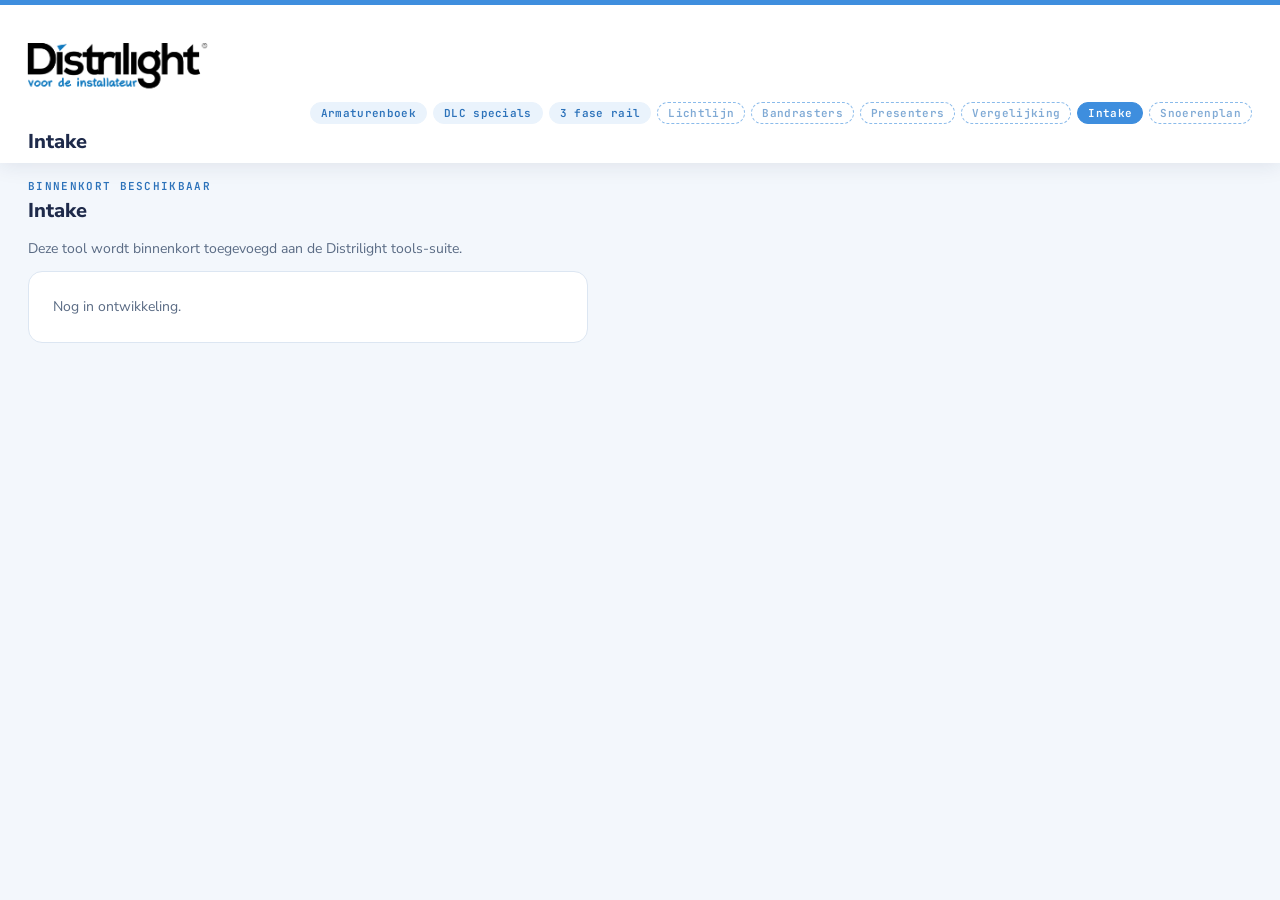
<file: intake.html>
<!DOCTYPE html>
<html lang="nl">
<head>
<meta charset="UTF-8">
<title>Intake — Distrilight tools</title>
<meta name="viewport" content="width=device-width, initial-scale=1.0">
<!-- Schermlettertypes uit de repo en niet bij Google vandaan: deze tools worden vanaf
     schijf geopend en rondgestuurd, en mogen niet op een verbinding wachten. Zie de kop
     van fonts/schermfonts.css. -->
<link rel="stylesheet" href="fonts/schermfonts.css">
<link rel="stylesheet" href="suite-stijl.css">
<style>
  /* Palet, tabbladenrij en focusring staan in suite-stijl.css. */
  *{box-sizing:border-box;}
  html,body{margin:0;padding:0;}
  body{
    background:var(--paper);
    color:var(--ink);
    font-family:'Nunito Sans',sans-serif;
    -webkit-font-smoothing:antialiased;
  }
  h1,h2,.disp{font-family:'Nunito Sans',sans-serif; font-weight:800; letter-spacing:0;}

  header{
    background:var(--white);
    color:var(--ink);
    padding:12px 28px 8px;
    position:sticky; top:0; z-index:50;
    border-top:5px solid var(--blue);
    box-shadow:0 2px 20px rgba(30,42,74,.10);
  }
  .brandrow{display:flex; align-items:baseline; justify-content:space-between; flex-wrap:wrap; gap:8px;}
  .brand{display:flex; flex-direction:column; gap:0; align-items:flex-start;}
  .brand .logo{height:100px; width:auto; display:block; transform:translateX(-7.65%);}
  .title-row{display:flex; align-items:center; gap:14px; margin-top:4px; flex-wrap:wrap;}
  h1{font-size:20px; margin:0; font-weight:800; color:var(--navy-900);}
  .tagline{color:var(--slate); font-size:13px; margin-top:2px; max-width:640px; line-height:1.4;}

  main{max-width:1400px; margin:0 auto; padding:16px 28px 60px;}
  .lede{font-size:14px; color:var(--slate); max-width:760px; line-height:1.5; margin-bottom:12px;}
  h2.section-title{font-size:20px; margin:0 0 4px; color:var(--navy-900);}
  .eyebrow{font-family:'JetBrains Mono',monospace; font-size:11px; letter-spacing:.12em; text-transform:uppercase; color:var(--blue-dark); margin-bottom:4px; display:block; font-weight:600;}
  .card{
    background:var(--white); border:1px solid var(--border); border-radius:var(--radius);
    padding:24px; max-width:560px;
  }
  .card p{margin:0; color:var(--slate); font-size:14px; line-height:1.6;}
</style>
</head>
<body>

<header>
  <div class="brandrow">
    <div class="brand">
      <img class="logo" src="merk/Distrilight logo donker.png" alt="Distrilight">
    </div>
    <div class="badges">
      <a class="badge" href="armaturenboek.html">Armaturenboek</a>
      <a class="badge" href="dlc.html">DLC specials</a>
      <a class="badge" href="index.html">3 fase rail</a>
      <a class="badge binnenkort" href="lichtlijn.html" title="Deze tool komt er nog aan">Lichtlijn</a>
      <a class="badge in-ontwikkeling" href="bandrasters.html" title="Deze tool werkt al, maar is nog niet af">Bandrasters</a>
      <a class="badge in-ontwikkeling" href="presenters.html" title="Deze tool werkt al, maar is nog niet af">Presenters</a>
      <a class="badge in-ontwikkeling" href="vergelijking.html" title="Deze tool werkt al, maar is nog niet af">Vergelijking</a>
      <a class="badge active binnenkort" href="intake.html" title="Deze tool komt er nog aan">Intake</a>
      <a class="badge binnenkort" href="snoerenplan.html" title="Deze tool komt er nog aan">Snoerenplan</a>
    </div>
  </div>
  <div class="title-row">
    <h1>Intake</h1>
  </div>
</header>

<main>
  <span class="eyebrow">Binnenkort beschikbaar</span>
  <h2 class="section-title">Intake</h2>
  <p class="lede">Deze tool wordt binnenkort toegevoegd aan de Distrilight tools-suite.</p>
  <div class="card">
    <p>Nog in ontwikkeling.</p>
  </div>
</main>

</body>
</html>
</file>
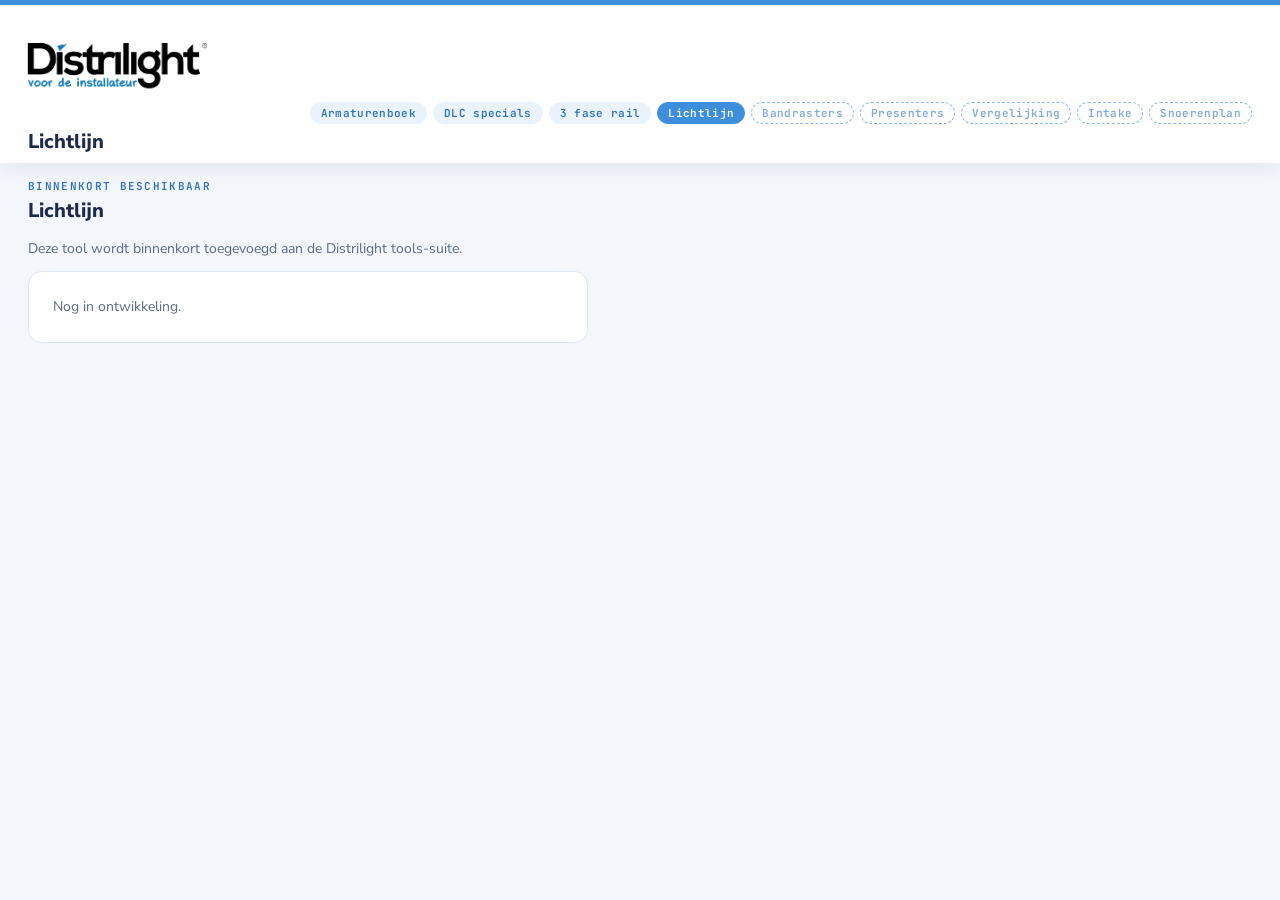
<file: lichtlijn.html>
<!DOCTYPE html>
<html lang="nl">
<head>
<meta charset="UTF-8">
<title>Lichtlijn — Distrilight tools</title>
<meta name="viewport" content="width=device-width, initial-scale=1.0">
<!-- Schermlettertypes uit de repo en niet bij Google vandaan: deze tools worden vanaf
     schijf geopend en rondgestuurd, en mogen niet op een verbinding wachten. Zie de kop
     van fonts/schermfonts.css. -->
<link rel="stylesheet" href="fonts/schermfonts.css">
<link rel="stylesheet" href="suite-stijl.css">
<style>
  /* Palet, tabbladenrij en focusring staan in suite-stijl.css. */
  *{box-sizing:border-box;}
  html,body{margin:0;padding:0;}
  body{
    background:var(--paper);
    color:var(--ink);
    font-family:'Nunito Sans',sans-serif;
    -webkit-font-smoothing:antialiased;
  }
  h1,h2,.disp{font-family:'Nunito Sans',sans-serif; font-weight:800; letter-spacing:0;}

  header{
    background:var(--white);
    color:var(--ink);
    padding:12px 28px 8px;
    position:sticky; top:0; z-index:50;
    border-top:5px solid var(--blue);
    box-shadow:0 2px 20px rgba(30,42,74,.10);
  }
  .brandrow{display:flex; align-items:baseline; justify-content:space-between; flex-wrap:wrap; gap:8px;}
  .brand{display:flex; flex-direction:column; gap:0; align-items:flex-start;}
  .brand .logo{height:100px; width:auto; display:block; transform:translateX(-7.65%);}
  .title-row{display:flex; align-items:center; gap:14px; margin-top:4px; flex-wrap:wrap;}
  h1{font-size:20px; margin:0; font-weight:800; color:var(--navy-900);}
  .tagline{color:var(--slate); font-size:13px; margin-top:2px; max-width:640px; line-height:1.4;}

  main{max-width:1400px; margin:0 auto; padding:16px 28px 60px;}
  .lede{font-size:14px; color:var(--slate); max-width:760px; line-height:1.5; margin-bottom:12px;}
  h2.section-title{font-size:20px; margin:0 0 4px; color:var(--navy-900);}
  .eyebrow{font-family:'JetBrains Mono',monospace; font-size:11px; letter-spacing:.12em; text-transform:uppercase; color:var(--blue-dark); margin-bottom:4px; display:block; font-weight:600;}
  .card{
    background:var(--white); border:1px solid var(--border); border-radius:var(--radius);
    padding:24px; max-width:560px;
  }
  .card p{margin:0; color:var(--slate); font-size:14px; line-height:1.6;}
</style>
</head>
<body>

<header>
  <div class="brandrow">
    <div class="brand">
      <img class="logo" src="merk/Distrilight logo donker.png" alt="Distrilight">
    </div>
    <div class="badges">
      <a class="badge" href="armaturenboek.html">Armaturenboek</a>
      <a class="badge" href="dlc.html">DLC specials</a>
      <a class="badge" href="index.html">3 fase rail</a>
      <a class="badge active binnenkort" href="lichtlijn.html" title="Deze tool komt er nog aan">Lichtlijn</a>
      <a class="badge in-ontwikkeling" href="bandrasters.html" title="Deze tool werkt al, maar is nog niet af">Bandrasters</a>
      <a class="badge in-ontwikkeling" href="presenters.html" title="Deze tool werkt al, maar is nog niet af">Presenters</a>
      <a class="badge in-ontwikkeling" href="vergelijking.html" title="Deze tool werkt al, maar is nog niet af">Vergelijking</a>
      <a class="badge binnenkort" href="intake.html" title="Deze tool komt er nog aan">Intake</a>
      <a class="badge binnenkort" href="snoerenplan.html" title="Deze tool komt er nog aan">Snoerenplan</a>
    </div>
  </div>
  <div class="title-row">
    <h1>Lichtlijn</h1>
  </div>
</header>

<main>
  <span class="eyebrow">Binnenkort beschikbaar</span>
  <h2 class="section-title">Lichtlijn</h2>
  <p class="lede">Deze tool wordt binnenkort toegevoegd aan de Distrilight tools-suite.</p>
  <div class="card">
    <p>Nog in ontwikkeling.</p>
  </div>
</main>

</body>
</html>
</file>
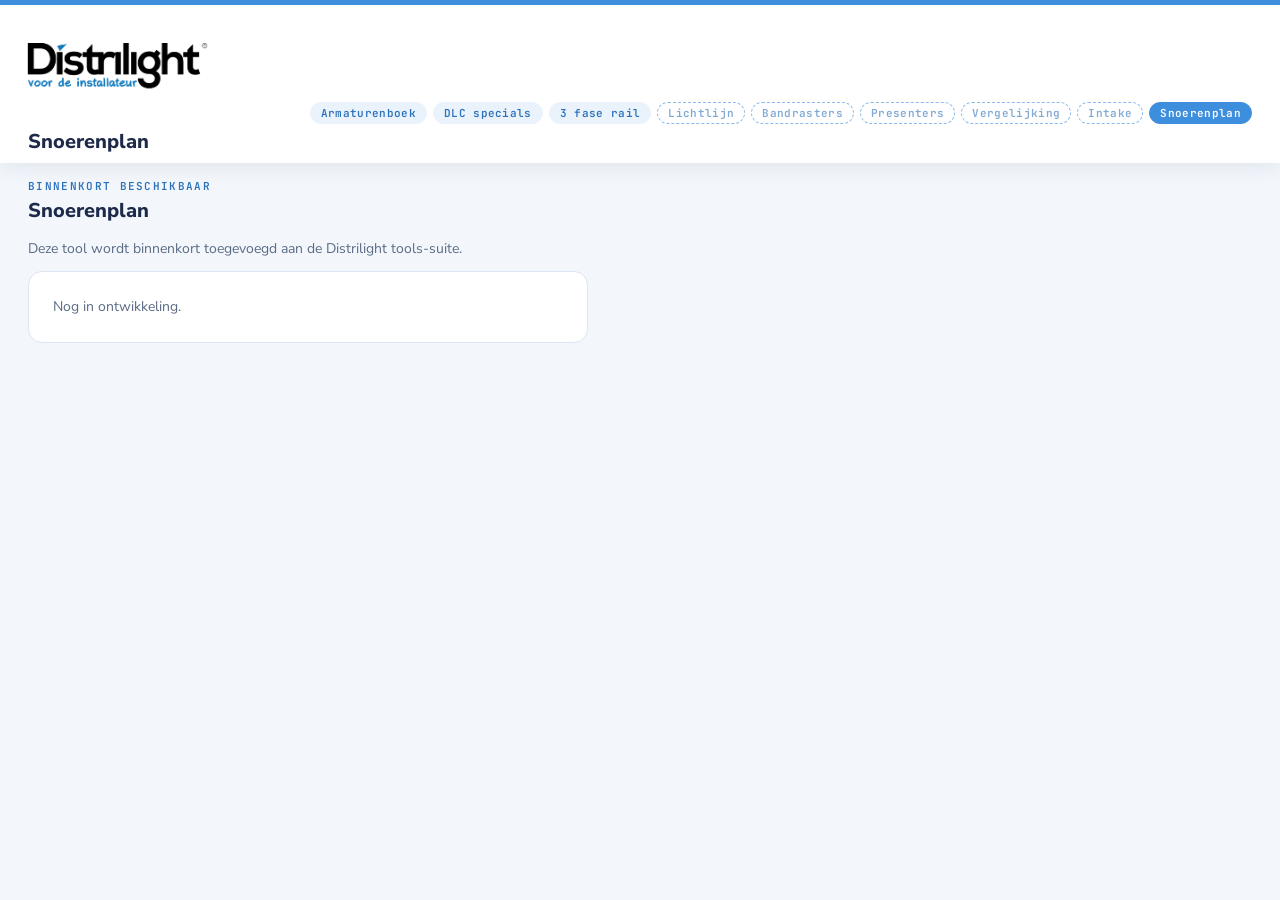
<file: snoerenplan.html>
<!DOCTYPE html>
<html lang="nl">
<head>
<meta charset="UTF-8">
<title>Snoerenplan — Distrilight tools</title>
<meta name="viewport" content="width=device-width, initial-scale=1.0">
<!-- Schermlettertypes uit de repo en niet bij Google vandaan: deze tools worden vanaf
     schijf geopend en rondgestuurd, en mogen niet op een verbinding wachten. Zie de kop
     van fonts/schermfonts.css. -->
<link rel="stylesheet" href="fonts/schermfonts.css">
<link rel="stylesheet" href="suite-stijl.css">
<style>
  /* Palet, tabbladenrij en focusring staan in suite-stijl.css. */
  *{box-sizing:border-box;}
  html,body{margin:0;padding:0;}
  body{
    background:var(--paper);
    color:var(--ink);
    font-family:'Nunito Sans',sans-serif;
    -webkit-font-smoothing:antialiased;
  }
  h1,h2,.disp{font-family:'Nunito Sans',sans-serif; font-weight:800; letter-spacing:0;}

  header{
    background:var(--white);
    color:var(--ink);
    padding:12px 28px 8px;
    position:sticky; top:0; z-index:50;
    border-top:5px solid var(--blue);
    box-shadow:0 2px 20px rgba(30,42,74,.10);
  }
  .brandrow{display:flex; align-items:baseline; justify-content:space-between; flex-wrap:wrap; gap:8px;}
  .brand{display:flex; flex-direction:column; gap:0; align-items:flex-start;}
  .brand .logo{height:100px; width:auto; display:block; transform:translateX(-7.65%);}
  .title-row{display:flex; align-items:center; gap:14px; margin-top:4px; flex-wrap:wrap;}
  h1{font-size:20px; margin:0; font-weight:800; color:var(--navy-900);}
  .tagline{color:var(--slate); font-size:13px; margin-top:2px; max-width:640px; line-height:1.4;}

  main{max-width:1400px; margin:0 auto; padding:16px 28px 60px;}
  .lede{font-size:14px; color:var(--slate); max-width:760px; line-height:1.5; margin-bottom:12px;}
  h2.section-title{font-size:20px; margin:0 0 4px; color:var(--navy-900);}
  .eyebrow{font-family:'JetBrains Mono',monospace; font-size:11px; letter-spacing:.12em; text-transform:uppercase; color:var(--blue-dark); margin-bottom:4px; display:block; font-weight:600;}
  .card{
    background:var(--white); border:1px solid var(--border); border-radius:var(--radius);
    padding:24px; max-width:560px;
  }
  .card p{margin:0; color:var(--slate); font-size:14px; line-height:1.6;}
</style>
</head>
<body>

<header>
  <div class="brandrow">
    <div class="brand">
      <img class="logo" src="merk/Distrilight logo donker.png" alt="Distrilight">
    </div>
    <div class="badges">
      <a class="badge" href="armaturenboek.html">Armaturenboek</a>
      <a class="badge" href="dlc.html">DLC specials</a>
      <a class="badge" href="index.html">3 fase rail</a>
      <a class="badge binnenkort" href="lichtlijn.html" title="Deze tool komt er nog aan">Lichtlijn</a>
      <a class="badge in-ontwikkeling" href="bandrasters.html" title="Deze tool werkt al, maar is nog niet af">Bandrasters</a>
      <a class="badge in-ontwikkeling" href="presenters.html" title="Deze tool werkt al, maar is nog niet af">Presenters</a>
      <a class="badge in-ontwikkeling" href="vergelijking.html" title="Deze tool werkt al, maar is nog niet af">Vergelijking</a>
      <a class="badge binnenkort" href="intake.html" title="Deze tool komt er nog aan">Intake</a>
      <a class="badge active binnenkort" href="snoerenplan.html" title="Deze tool komt er nog aan">Snoerenplan</a>
    </div>
  </div>
  <div class="title-row">
    <h1>Snoerenplan</h1>
  </div>
</header>

<main>
  <span class="eyebrow">Binnenkort beschikbaar</span>
  <h2 class="section-title">Snoerenplan</h2>
  <p class="lede">Deze tool wordt binnenkort toegevoegd aan de Distrilight tools-suite.</p>
  <div class="card">
    <p>Nog in ontwikkeling.</p>
  </div>
</main>

</body>
</html>
</file>
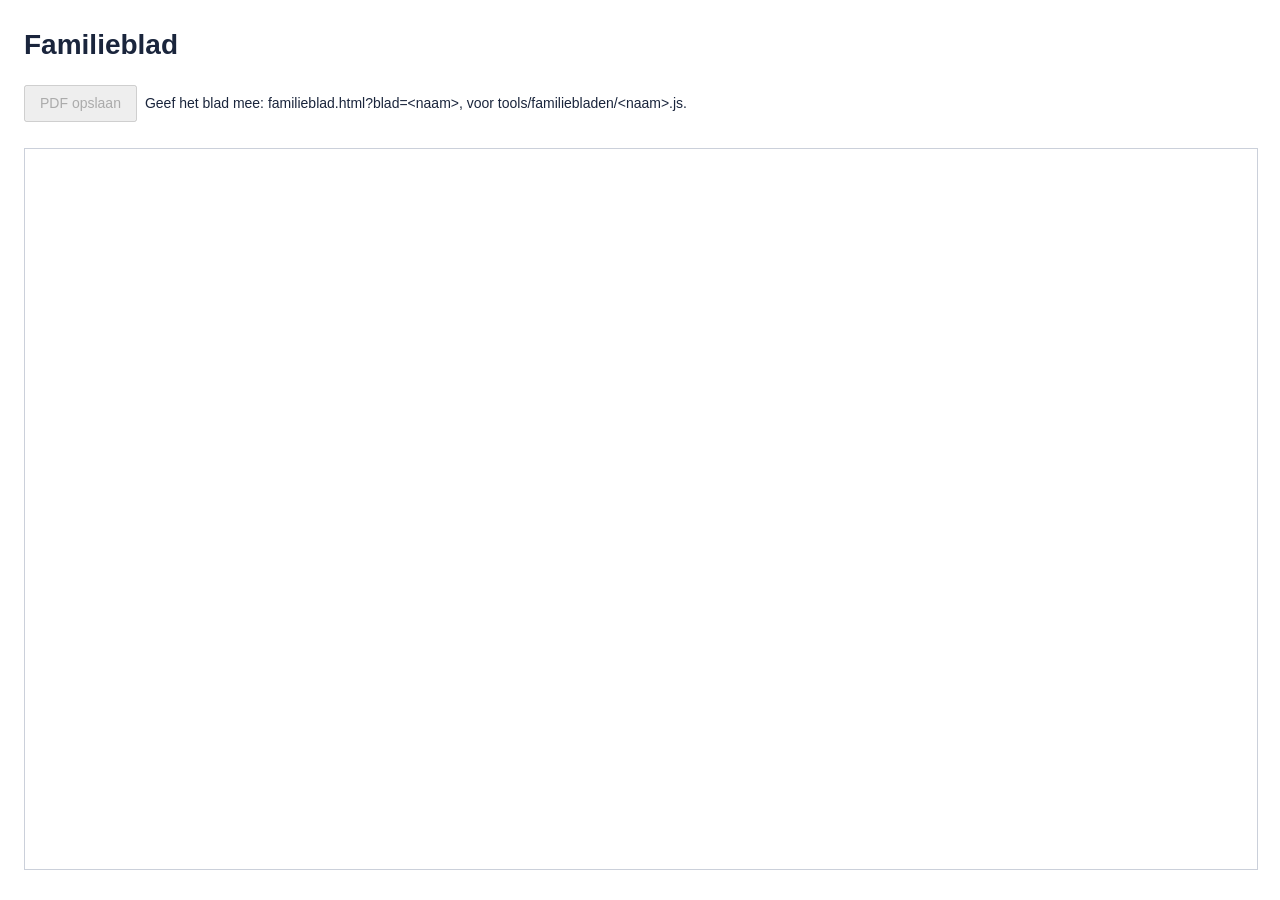
<file: tools/familiebladen/familieblad.html>
<!doctype html>
<html lang="nl">
<head>
<meta charset="utf-8">
<!-- Alles laadt vanaf de hoofdmap van de repo: pdf-lib, de tekenlaag en (via die) de
     lettertypen en logo's in merk/. -->
<base href="../../">
<title>Familieblad maken</title>
<style>
  body{font:14px/1.5 sans-serif; margin:24px; color:#1A253C;}
  button{font:inherit; padding:6px 14px; margin-right:8px;}
  iframe{width:100%; height:80vh; border:1px solid #CBD0DA; margin-top:12px;}
</style>
</head>
<body>
<!-- Een familieblad in de stijl van de Pragmalux-bladen, voor een armatuur waarvan
     Pragmalux (nog) geen blad heeft. Hulpmiddel, geen tool: openen vanaf schijf,
     "PDF opslaan", het bestand in presenters-bron/ zetten als <id>.pdf en dan
     node tools/comprimeer-presenters.mjs en node tools/maak-presenters.mjs, zoals bij
     elk ander blad (docs/gedeeld.md, "Adding presenter PDFs").

     familieblad.html?blad=<naam> tekent tools/familiebladen/<naam>.js. De maten
     zijn nagemeten op het familieblad van de Port-Nova (oktober 2026), het jongste
     echte blad: dezelfde kop, dezelfde tabellen, dezelfde voetregel. Het eerste blad
     was dat van de Rondisc (rondisc.js, in de git-geschiedenis tot oktober 2026: daar
     staat hoe zo'n gegevensbestand eruitziet); toen het echte familieblad kwam, ging
     het weg. -->
<h1 id="kop">Familieblad</h1>
<p><button id="opslaan" disabled>PDF opslaan</button><span id="stand">bezig…</span></p>
<iframe id="voorbeeld" title="Voorbeeld"></iframe>

<script src="vendor/pdf-lib.min.js"></script>
<script src="pdf-huisstijl.js"></script>
<script>
const BLAD = new URLSearchParams(location.search).get('blad') || '';
if(BLAD) document.write('<script src="tools/familiebladen/' + BLAD.replace(/[^a-z0-9-]/g, '') + '.js"><\/script>');
</script>
<script>
/* De voetregel van de Pragmalux-familiebladen, letterlijk. */
const VOETREGEL = '©2026 Pragmalux - PDL Lighting B.V. Alle rechten voorbehouden. PDL Lighting B.V. doet '
  + 'geen uitspraken over en geeft geen garanties voor de nauwkeurigheid of volledigheid van de informatie in '
  + 'dit document en kan op geen enkele wijze aansprakelijk worden gesteld voor handelingen die op deze '
  + 'informatie worden gebaseerd. De informatie in dit document is niet bedoeld als offerte en maakt geen deel '
  + 'uit van enige aanbieding of overeenkomst, Fouten en omissies voorbehouden.';

async function maakBlad(B){
  const doc = await PDFLib.PDFDocument.create();
  doc.setTitle(B.titelDun + ' ' + B.titelVet);
  doc.setProducer('Pragmalux');
  let pg = null, y = 0;
  const paginas = [];
  const HS = await PdfHuisstijl.tekenaar(doc, {
    haalY:()=>y, zetY:v=>{y=v;}, haalPg:()=>pg, zetPg:p=>{pg=p;},
    paginas, fonts:'pragmalux', logos:['pmLicht','pmDonker'], voet:false,
  });
  const {W, C, zetThema, text, meet, line, rect, circle, poly, wrapBreedte, logo,
         beginPage, sluitBeeldIn, beeldPassend} = HS;
  zetThema('pragmalux');
  const NAVY = C.hoofd, GRIJS = '#F0F0F0', LIJN = '#8E97AB';
  const beeld = async uri => uri ? sluitBeeldIn(PdfHuisstijl.b64Bytes(uri.split(',')[1])) : null;
  const foto = await beeld(B.foto), sfeer = await beeld(B.sfeer);

  /* een vinkje zoals in de lijsten van de bladen: twee streepjes */
  function vink(x, yt){
    line(x, yt+3.6, x+2.1, yt+5.8, 0.9, NAVY, true);
    line(x+2.1, yt+5.8, x+6, yt+1.2, 0.9, NAVY, true);
  }
  /* een pijlpunt voor de maatlijnen */
  function punt(x, yt, richting){
    const d = richting * 4;
    poly([[x, yt], [x+d, yt-1.6], [x+d, yt+1.6]], NAVY);
  }
  /* tekst in regels op echte breedte; geeft de y onder de laatste regel */
  function alinea(t, x, yt, breedte, pt, regel, kleur){
    wrapBreedte(t, breedte, pt, {}).forEach((r, i)=> text(x, yt + i*regel, pt, r, {color:kleur||NAVY}));
    return yt + wrapBreedte(t, breedte, pt, {}).length * regel;
  }
  function kop(t, x, yt, pt){ text(x, yt, pt||13, t, {cond:true, bold:true, color:NAVY}); }
  /* het garantieblokje van de bladen: het getal groot, "jaar garantie" ernaast en een
     strookje "premium kwaliteit" eronder. s schaalt (1 = de maat in de kop van pagina 1) */
  function garantie(x, yt, s, opDonker){
    const voor = opDonker ? C.wit : NAVY, achter = opDonker ? NAVY : C.wit;
    const b = 52*s, h = 24*s;
    rect(x, yt, b, h, null, voor, 0.8);
    text(x + 5*s, yt + 1.5*s, 21*s, String(B.garantieJaar), {cond:true, bold:true, color:voor});
    text(x + 19*s, yt + 5*s, 7.6*s, 'JAAR', {cond:true, bold:true, color:voor});
    text(x + 19*s, yt + 12.5*s, 7.6*s, 'GARANTIE', {cond:true, bold:false, color:voor});
    rect(x, yt + h, b, 7.5*s, voor);
    text(x + b/2, yt + h + 1.6*s, 5*s, 'PREMIUM KWALITEIT', {cond:true, bold:true, color:achter, align:'center'});
  }

  /* ================= pagina 1 ================= */
  beginPage(true);
  rect(0, 0, W, 181, NAVY);
  logo(35, 35, 24.7, true);
  line(35, 99, 253, 99, 0.6, LIJN);
  text(35, 108, 26.7, B.titelDun, {cond:true, bold:false, color:C.wit});
  text(35, 133, 28.5, B.titelVet, {cond:true, bold:true, color:C.wit});
  line(35, 163, 253, 163, 0.6, LIJN);

  if(B.garantieJaar) garantie(508, 34, 1, true);

  /* boven: links de kop en de tekst, rechts de productfoto */
  const L = 35, LB = 238, R = 300, RB = 260;
  kop(B.kop, L, 203.6, 14.3);
  let yl = alinea(B.intro, L, 224, LB, 7.8, 11.2);
  if(foto) beeldPassend(foto, R, 192, RB, 158);

  /* een donkere band met de kengetallen, zoals de productkaart ze geeft */
  const by = Math.max(yl, 350) + 44, bh = 58;
  rect(L, by, 560-L, bh, NAVY);
  const kolom = (560-L) / B.kengetallen.length;
  B.kengetallen.forEach(([naam, waarde], i)=>{
    const cx = L + kolom*i + kolom/2;
    text(cx, by + 11, 15, naam, {cond:true, bold:true, color:C.wit, align:'center'});
    text(cx, by + 31, 11, waarde, {color:C.wit, align:'center'});
    if(i) line(L + kolom*i, by + 12, L + kolom*i, by + bh - 12, 0.5, C.hoofd2);
  });
  if(B.voetnoot) text(560, by + bh + 4, 6.2, B.voetnoot, {color:C.grey, align:'right'});

  /* onder: links de kenmerken, rechts de sfeerfoto */
  yl = by + bh + 40;
  kop('KENMERKEN', L, yl, 11.5);
  yl += 19;
  B.kenmerken.forEach(k=>{
    vink(L, yl);
    yl = alinea(k, L+11, yl, LB-11, 7.8, 11.2) + 2.5;
  });
  if(sfeer) beeldPassend(sfeer, R, by + bh + 40, RB, RB * sfeer.height / sfeer.width);

  /* ================= pagina 2 ================= */
  beginPage(true);
  const dun = B.titelDun + ' ';
  const bDun = text(36, 11.8, 22, dun, {cond:true, bold:false, color:NAVY});
  text(36 + bDun, 11.8, 22, B.titelVet, {cond:true, bold:true, color:NAVY});
  logo(563 - HS.logoBreedte(17), 13, 17, false);
  line(36, 35.5, 563, 35.5, 0.75, NAVY);

  /* PRODUCTGEGEVENS: labels in een donkere kolom, waarden om en om grijs */
  kop('PRODUCTGEGEVENS', 36, 51.5, 12.5);
  const RIJ = 15.75, LBL = 85, WRD = 186;
  B.productgegevens.forEach(([l, w], i)=>{
    const ry = 64.7 + i*RIJ;
    rect(36, ry, LBL, RIJ, NAVY);
    if(i) line(36, ry, 36+LBL, ry, 0.4, C.hoofd2);
    if(i % 2 === 0) rect(36+LBL, ry, WRD, RIJ, GRIJS);
    text(38.5, ry+4.2, 7.8, l, {color:C.wit});
    text(36+LBL+2.5, ry+4.2, 7.8, w, {color:NAVY});
  });
  const naTabel = 64.7 + B.productgegevens.length*RIJ;

  /* de rij ronde kenmerken naast de tabel, zoals op de bladen; een donkere ertussen */
  (B.badges || []).forEach((bd, i)=>{
    const cx = 316 + 10.7 + i*24.7, cy = 75.4, r = 10.7;
    circle(cx, cy, r, bd.donker ? NAVY : C.wit, bd.donker ? null : '#9AA0AD', 0.6);
    const kleur = bd.donker ? C.wit : NAVY;
    bd.tekst.forEach((r2, j)=> text(cx, cy - bd.tekst.length*3.4 + j*6.8, 6.6, r2,
      {cond:true, bold:true, color:kleur, align:'center'}));
  });
  if(B.garantieJaar) garantie(316, 90.5, 0.5, false);

  /* AFMETINGEN: een ronde armatuur van boven, met de diameter */
  let naRechts = 0;
  if(B.afmeting && B.afmeting.rond){
    kop('AFMETINGEN', 316, 120, 12.5);
    const cx = 395, cy = 172, r = 34;
    circle(cx, cy, r, null, NAVY, 0.9);
    circle(cx, cy, r-5, null, LIJN, 0.5);
    const ly = cy + r + 12;
    line(cx-r, cy+4, cx-r, ly+4, 0.4, NAVY);
    line(cx+r, cy+4, cx+r, ly+4, 0.4, NAVY);
    line(cx-r+4, ly, cx+r-4, ly, 0.5, NAVY);
    punt(cx-r, ly, 1); punt(cx+r, ly, -1);
    text(cx, ly+3, 6.5, 'Ø' + B.afmeting.rond, {color:NAVY, align:'center'});
    naRechts = ly + 12;
  }

  /* een tabel zoals BESTELGEGEVENS: donkere kopregel, rijen om en om grijs */
  function tabel(titel, yt, kolommen, rijen){
    kop(titel, 36, yt, 12.5);
    let ty = yt + 13.3;
    const X = [36]; kolommen.forEach(k=> X.push(X[X.length-1] + k.b));
    rect(36, ty, X[X.length-1]-36, 16, NAVY);
    kolommen.forEach((k, i)=>{
      text(X[i]+2.5, ty+4.2, 8.4, k.kop, {color:C.wit});
      if(i) line(X[i], ty, X[i], ty+16, 0.6, C.wit);
    });
    ty += 16;
    rijen.forEach((rij, n)=>{
      const regels = rij.map((w, i)=> wrapBreedte(w, kolommen[i].b - 6, 7.9, {}));
      const hoog = Math.max(...regels.map(r=>r.length));
      const rh = Math.max(16.5, hoog*11.5 + 5);
      if(n % 2 === 1) rect(36, ty, X[X.length-1]-36, rh, GRIJS);
      regels.forEach((rr, i)=>{
        const start = ty + (rh - rr.length*11.5)/2 + 1.3;
        rr.forEach((r, j)=> text(X[i]+2.5, start + j*11.5, 7.9, r, {color:NAVY}));
        if(i) line(X[i], ty, X[i], ty+rh, 0.6, C.wit);
      });
      ty += rh;
    });
    return ty;
  }
  let ty = tabel('BESTELGEGEVENS', Math.max(naTabel, naRechts) + 22, [
      {kop:'Artikelcode', b:100}, {kop:'Omschrijving', b:294}, {kop:'W', b:50}, {kop:'lm', b:57}, {kop:'Kleur', b:26}],
    B.bestel);
  if(B.componenten && B.componenten.length)
    ty = tabel('COMPONENTEN', ty + 22, [{kop:'Artikelcode', b:100}, {kop:'Omschrijving', b:427}], B.componenten);

  /* de voetregel van de bladen, onderaan de laatste pagina */
  wrapBreedte(VOETREGEL, 533, 5.5, {}).forEach((r, i)=> text(31, 806 + i*7.4, 5.5, r, {color:'#3A3A3A'}));

  return doc.save();
}

(async ()=>{
  const B = (window.FAMILIEBLADEN || {})[BLAD];
  if(!B){ document.getElementById('stand').textContent = BLAD
    ? 'Geen blad "' + BLAD + '" in tools/familiebladen/.'
    : 'Geef het blad mee: familieblad.html?blad=<naam>, voor tools/familiebladen/<naam>.js.'; return; }
  document.getElementById('kop').textContent = 'Familieblad ' + B.titelVet + ' (' + B.id + ')';
  const bytes = await maakBlad(B);
  window.__pdfBytes = bytes;
  const url = URL.createObjectURL(new Blob([bytes], {type:'application/pdf'}));
  document.getElementById('voorbeeld').src = url;
  const knop = document.getElementById('opslaan');
  knop.disabled = false;
  knop.onclick = ()=>{ const a = document.createElement('a'); a.href = url; a.download = B.id + '.pdf'; a.click(); };
  document.getElementById('stand').textContent = 'klaar - ' + Math.round(bytes.length/1024) + ' kB';
})().catch(err=>{ document.getElementById('stand').textContent = 'Mislukt: ' + err.message; console.error(err); });
</script>
</body>
</html>
</file>
<file: fonts/schermfonts.css>
/* De schermlettertypes van de tools, uit de repo in plaats van bij Google vandaan.

   Waarom: elke pagina haalde deze fonts op bij fonts.googleapis.com, met een
   <link> in de <head> - dus render-blokkerend. Is dat adres onbereikbaar (een
   laptop zonder verbinding, een opgeslagen projectbestand op een machine zonder
   internet, een netwerk dat Google blokkeert), dan wacht de browser eerst zijn
   volledige time-out af: gemeten 12,8 seconden wit scherm, en daarna alsnog het
   verkeerde lettertype. Vanaf schijf is dat 0,07 s en klopt de opmaak altijd.

   Gegenereerd door tools/haal-schermfonts.mjs - pas dit bestand niet met de hand
   aan. De woff2's zijn de originele van Google Fonts (subsets latin en latin-ext).
   Alleen de gewichten die de tools echt gebruiken staan erin; gebruik je een nieuw
   gewicht in de opmaak, zet het dan in FACES in dat script en draai het opnieuw -
   anders rekt de browser het dichtstbijzijnde gewicht uit. */
@font-face{
  font-family:'Nunito Sans';
  font-style:normal; font-weight:400; font-display:swap;
  src:url('NunitoSans-normal-400-latin.woff2') format('woff2');
  unicode-range:U+0000-00FF, U+0131, U+0152-0153, U+02BB-02BC, U+02C6, U+02DA, U+02DC, U+0304, U+0308, U+0329, U+2000-206F, U+20AC, U+2122, U+2191, U+2193, U+2212, U+2215, U+FEFF, U+FFFD;
}
@font-face{
  font-family:'Nunito Sans';
  font-style:normal; font-weight:400; font-display:swap;
  src:url('NunitoSans-normal-400-latin-ext.woff2') format('woff2');
  unicode-range:U+0100-02BA, U+02BD-02C5, U+02C7-02CC, U+02CE-02D7, U+02DD-02FF, U+0304, U+0308, U+0329, U+1D00-1DBF, U+1E00-1E9F, U+1EF2-1EFF, U+2020, U+20A0-20AB, U+20AD-20C0, U+2113, U+2C60-2C7F, U+A720-A7FF;
}
@font-face{
  font-family:'Nunito Sans';
  font-style:normal; font-weight:600; font-display:swap;
  src:url('NunitoSans-normal-600-latin.woff2') format('woff2');
  unicode-range:U+0000-00FF, U+0131, U+0152-0153, U+02BB-02BC, U+02C6, U+02DA, U+02DC, U+0304, U+0308, U+0329, U+2000-206F, U+20AC, U+2122, U+2191, U+2193, U+2212, U+2215, U+FEFF, U+FFFD;
}
@font-face{
  font-family:'Nunito Sans';
  font-style:normal; font-weight:600; font-display:swap;
  src:url('NunitoSans-normal-600-latin-ext.woff2') format('woff2');
  unicode-range:U+0100-02BA, U+02BD-02C5, U+02C7-02CC, U+02CE-02D7, U+02DD-02FF, U+0304, U+0308, U+0329, U+1D00-1DBF, U+1E00-1E9F, U+1EF2-1EFF, U+2020, U+20A0-20AB, U+20AD-20C0, U+2113, U+2C60-2C7F, U+A720-A7FF;
}
@font-face{
  font-family:'Nunito Sans';
  font-style:normal; font-weight:700; font-display:swap;
  src:url('NunitoSans-normal-700-latin.woff2') format('woff2');
  unicode-range:U+0000-00FF, U+0131, U+0152-0153, U+02BB-02BC, U+02C6, U+02DA, U+02DC, U+0304, U+0308, U+0329, U+2000-206F, U+20AC, U+2122, U+2191, U+2193, U+2212, U+2215, U+FEFF, U+FFFD;
}
@font-face{
  font-family:'Nunito Sans';
  font-style:normal; font-weight:700; font-display:swap;
  src:url('NunitoSans-normal-700-latin-ext.woff2') format('woff2');
  unicode-range:U+0100-02BA, U+02BD-02C5, U+02C7-02CC, U+02CE-02D7, U+02DD-02FF, U+0304, U+0308, U+0329, U+1D00-1DBF, U+1E00-1E9F, U+1EF2-1EFF, U+2020, U+20A0-20AB, U+20AD-20C0, U+2113, U+2C60-2C7F, U+A720-A7FF;
}
@font-face{
  font-family:'Nunito Sans';
  font-style:normal; font-weight:800; font-display:swap;
  src:url('NunitoSans-normal-800-latin.woff2') format('woff2');
  unicode-range:U+0000-00FF, U+0131, U+0152-0153, U+02BB-02BC, U+02C6, U+02DA, U+02DC, U+0304, U+0308, U+0329, U+2000-206F, U+20AC, U+2122, U+2191, U+2193, U+2212, U+2215, U+FEFF, U+FFFD;
}
@font-face{
  font-family:'Nunito Sans';
  font-style:normal; font-weight:800; font-display:swap;
  src:url('NunitoSans-normal-800-latin-ext.woff2') format('woff2');
  unicode-range:U+0100-02BA, U+02BD-02C5, U+02C7-02CC, U+02CE-02D7, U+02DD-02FF, U+0304, U+0308, U+0329, U+1D00-1DBF, U+1E00-1E9F, U+1EF2-1EFF, U+2020, U+20A0-20AB, U+20AD-20C0, U+2113, U+2C60-2C7F, U+A720-A7FF;
}
@font-face{
  font-family:'JetBrains Mono';
  font-style:normal; font-weight:500; font-display:swap;
  src:url('JetBrainsMono-normal-500-latin.woff2') format('woff2');
  unicode-range:U+0000-00FF, U+0131, U+0152-0153, U+02BB-02BC, U+02C6, U+02DA, U+02DC, U+0304, U+0308, U+0329, U+2000-206F, U+20AC, U+2122, U+2191, U+2193, U+2212, U+2215, U+FEFF, U+FFFD;
}
@font-face{
  font-family:'JetBrains Mono';
  font-style:normal; font-weight:500; font-display:swap;
  src:url('JetBrainsMono-normal-500-latin-ext.woff2') format('woff2');
  unicode-range:U+0100-02BA, U+02BD-02C5, U+02C7-02CC, U+02CE-02D7, U+02DD-02FF, U+0304, U+0308, U+0329, U+1D00-1DBF, U+1E00-1E9F, U+1EF2-1EFF, U+2020, U+20A0-20AB, U+20AD-20C0, U+2113, U+2C60-2C7F, U+A720-A7FF;
}
@font-face{
  font-family:'JetBrains Mono';
  font-style:normal; font-weight:600; font-display:swap;
  src:url('JetBrainsMono-normal-600-latin.woff2') format('woff2');
  unicode-range:U+0000-00FF, U+0131, U+0152-0153, U+02BB-02BC, U+02C6, U+02DA, U+02DC, U+0304, U+0308, U+0329, U+2000-206F, U+20AC, U+2122, U+2191, U+2193, U+2212, U+2215, U+FEFF, U+FFFD;
}
@font-face{
  font-family:'JetBrains Mono';
  font-style:normal; font-weight:600; font-display:swap;
  src:url('JetBrainsMono-normal-600-latin-ext.woff2') format('woff2');
  unicode-range:U+0100-02BA, U+02BD-02C5, U+02C7-02CC, U+02CE-02D7, U+02DD-02FF, U+0304, U+0308, U+0329, U+1D00-1DBF, U+1E00-1E9F, U+1EF2-1EFF, U+2020, U+20A0-20AB, U+20AD-20C0, U+2113, U+2C60-2C7F, U+A720-A7FF;
}
</file>
<file: suite-stijl.css>
/* De opmaak die alle tools van de suite delen: het palet, de rij tabbladen bovenin en
   de focusring. Elke pagina had hier een eigen kopie van staan - zes keer hetzelfde,
   met zes kansen om uit elkaar te lopen. Dat gebeurde ook: de vergelijker droeg een
   ander blauw (#0E6FB0 tegen #3E8EDE), een andere inkt en een ander oranje.

   Laden vóór de eigen <style> van de pagina, zodat een tool een regel hiervandaan
   nog kan overschrijven:

       <link rel="stylesheet" href="suite-stijl.css">

   Alles wat maar één tool aangaat hoort hier NIET in; dit bestand is voor wat overal
   hetzelfde moet zijn. node tools/controleer-suite.mjs kijkt na of het zo blijft. */

:root{
  /* Distrilight-blauw en de navyreeks eromheen. */
  --navy-900:#1E2A4A;
  --navy-800:#26365E;
  --navy-700:#2F4372;
  --blue:#3E8EDE;
  --blue-dark:#2C72BA;
  --blue-light:#EAF3FC;
  /* Accent: alleen voor de ene knop die de hoofdhandeling is. */
  --orange:#EC6431;
  --orange-dark:#D4531F;
  /* Papier, inkt en lijnen. */
  --paper:#F3F7FC;
  --white:#FFFFFF;
  --ink:#1C2534;
  --slate:#5A6B84;
  --slate-light:#8FA0B8;
  --border:#DCE6F2;
  /* Betekeniskleuren: goed, let op, fout. Los van het accent. */
  --green:#22935F;
  --green-light:#E1F4EB;
  --amber:#B9791C;
  --amber-light:#FBF0DC;
  --red:#D6362B;
  --red-light:#FBE7E5;
  --radius:14px;
}

/* Zichtbaar waar je bent met de tab-toets. Er stond nergens een focusstijl, en in een
   formulier van dertig velden ben je dan meteen kwijt waar je gebleven bent. Alleen
   :focus-visible, dus een muisklik geeft geen ring - die hoort bij het toetsenbord. */
:focus-visible{
  outline:2px solid var(--blue);
  outline-offset:2px;
  border-radius:4px;
}
button:focus-visible, a:focus-visible, summary:focus-visible,
[role="button"]:focus-visible, [tabindex]:focus-visible{
  outline:2px solid var(--blue-dark);
  outline-offset:2px;
}
input:focus-visible, select:focus-visible, textarea:focus-visible{
  outline:2px solid var(--blue);
  outline-offset:1px;
}

/* De rij tabbladen naar de andere tools, boven aan elke pagina. */
.badges{display:flex; gap:6px; flex-wrap:wrap;}
.badge{
  border:1px solid var(--blue-light);
  background:var(--blue-light);
  color:var(--blue-dark); font-size:11px; padding:3px 10px; border-radius:999px;
  font-family:'JetBrains Mono',monospace; letter-spacing:.03em; font-weight:600;
  text-decoration:none; display:inline-block; cursor:pointer; transition:.12s;
}
.badge:hover{border-color:var(--blue);}
.badge.active{background:var(--blue); border-color:var(--blue); color:#fff;}
/* Een tool die er nog niet is ziet er in de rij niet uit als een echte: gedimd en met
   een streepjesrand, en "komt er nog aan" als tooltip. Geen label erachter: dat
   maakte de rij zo breed dat hij op een laptop onder het logo zakte en de hele
   pagina meenam. Hij blijft een link - de pagina zegt zelf ook dat hij eraan komt. */
/* Een tool die al werkt maar nog niet af is (in-ontwikkeling) ziet er net zo uit;
   alleen de tooltip zegt iets anders, en de pagina erachter is een echte tool. */
.badge.binnenkort, .badge.in-ontwikkeling{background:transparent; border-style:dashed; border-color:var(--blue); opacity:.6;}
.badge.binnenkort:hover, .badge.in-ontwikkeling:hover{opacity:.9;}
.badge.binnenkort.active, .badge.in-ontwikkeling.active{background:var(--blue); border-style:solid; opacity:1;}

/* Een knop die iets weggooit hoort er anders uit te zien dan een knop die iets maakt,
   en niet in dezelfde kleur pal naast "opslaan" te staan. */
.knop-gevaar{
  background:var(--white) !important;
  border:1.5px solid var(--red) !important;
  color:var(--red) !important;
  box-shadow:none !important;
}
.knop-gevaar:hover{background:var(--red-light) !important;}

@media (prefers-reduced-motion:reduce){
  *{transition:none !important; animation:none !important;}
}
</file>
